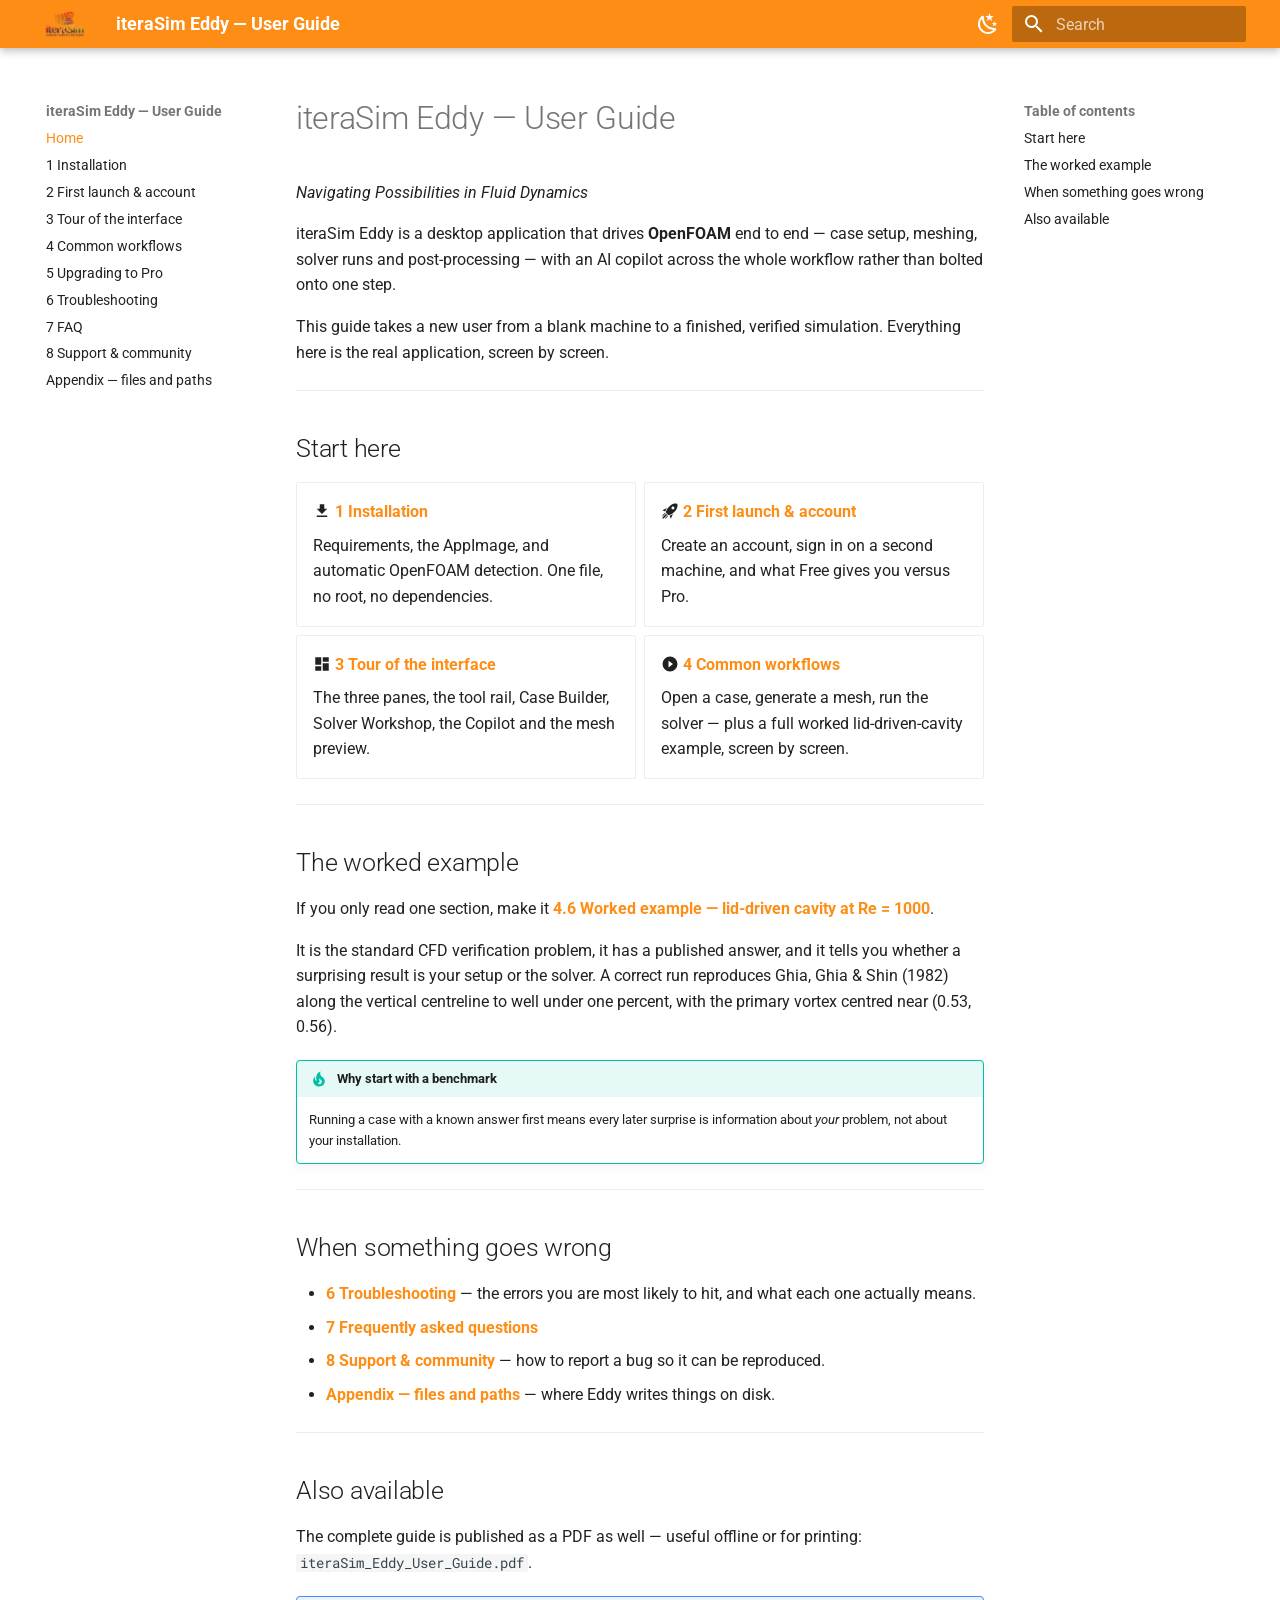
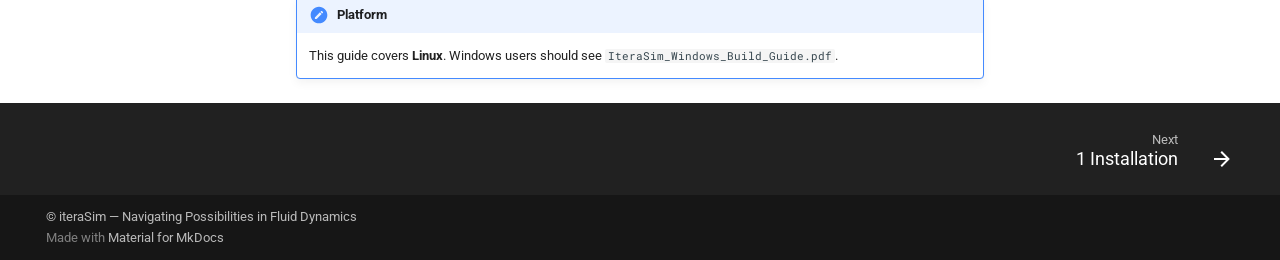
<file: index.html>
<!DOCTYPE html><html lang="en" class="no-js"><head>
    
      <meta charset="utf-8">
      <meta name="viewport" content="width=device-width,initial-scale=1">
      
        <meta name="description" content="End-user guide for iteraSim Eddy, the AI copilot for OpenFOAM CFD.">
      
      
        <meta name="author" content="iteraSim">
      
      
        <link rel="canonical" href="https://docs.iterasim.in/">
      
      
      
        <link rel="next" href="installation/">
      
      
        
      
      
      <link rel="icon" href="logo.png">
      <meta name="generator" content="mkdocs-1.6.1, mkdocs-material-9.8.0">
    
    
      
        <title>iteraSim Eddy — User Guide</title>
      
    
    
      <link rel="stylesheet" href="assets/stylesheets/main.57a0d79d.min.css">
      
        
        <link rel="stylesheet" href="assets/stylesheets/palette.fb2fffe2.min.css">
      
      


    
    
      
    
    
      
        
        
        <link rel="preconnect" href="https://fonts.gstatic.com" crossorigin="">
        <link rel="stylesheet" href="https://fonts.googleapis.com/css?family=Roboto:300,300i,400,400i,700,700i%7CRoboto+Mono:400,400i,700,700i&amp;display=fallback">
        <style>:root{--md-text-font:"Roboto";--md-code-font:"Roboto Mono"}</style>
      
    
    
      <link rel="stylesheet" href="stylesheets/brand.css">
    
    <script>__md_scope=new URL(".",location),__md_hash=e=>[...e].reduce(((e,_)=>(e<<5)-e+_.charCodeAt(0)),0),__md_get=(e,_=localStorage,t=__md_scope)=>JSON.parse(_.getItem(t.pathname+"."+e)),__md_set=(e,_,t=localStorage,a=__md_scope)=>{try{t.setItem(a.pathname+"."+e,JSON.stringify(_))}catch(e){}}</script>
    
      

    
    
  <link href="assets/stylesheets/glightbox.min.css" rel="stylesheet"><script src="assets/javascripts/glightbox.min.js"></script><style id="glightbox-style">
            html.glightbox-open { overflow: initial; height: 100%; }
            .gslide-title { margin-top: 0px; user-select: text; }
            .gslide-desc { color: #666; user-select: text; }
            .gslide-image img { background: white; }
            .gscrollbar-fixer { padding-right: 15px; }
            .gdesc-inner { font-size: 0.75rem; }
            body[data-md-color-scheme="slate"] .gdesc-inner { background: var(--md-default-bg-color); }
            body[data-md-color-scheme="slate"] .gslide-title { color: var(--md-default-fg-color); }
            body[data-md-color-scheme="slate"] .gslide-desc { color: var(--md-default-fg-color); }
        </style></head>
  
  
    
    
      
    
    
    
    
    <body dir="ltr" data-md-color-scheme="default" data-md-color-primary="custom" data-md-color-accent="custom">
  
    
    <input class="md-toggle" data-md-toggle="drawer" type="checkbox" id="__drawer" autocomplete="off">
    <input class="md-toggle" data-md-toggle="search" type="checkbox" id="__search" autocomplete="off">
    <label class="md-overlay" for="__drawer"></label>
    <div data-md-component="skip">
      
        
        <a href="#iterasim-eddy-user-guide" class="md-skip">
          Skip to content
        </a>
      
    </div>
    <div data-md-component="announce">
      
    </div>
    
    
      

  

<header class="md-header md-header--shadow" data-md-component="header">
  <nav class="md-header__inner md-grid" aria-label="Header">
    <a href="." title="iteraSim Eddy — User Guide" class="md-header__button md-logo" aria-label="iteraSim Eddy — User Guide" data-md-component="logo">
      
  <img src="logo.png" alt="logo">

    </a>
    <label class="md-header__button md-icon" for="__drawer">
      
      <svg xmlns="http://www.w3.org/2000/svg" viewBox="0 0 24 24"><path d="M3 6h18v2H3zm0 5h18v2H3zm0 5h18v2H3z"></path></svg>
    </label>
    <div class="md-header__title" data-md-component="header-title">
      <div class="md-header__ellipsis">
        <div class="md-header__topic">
          <span class="md-ellipsis">
            iteraSim Eddy — User Guide
          </span>
        </div>
        <div class="md-header__topic" data-md-component="header-topic">
          <span class="md-ellipsis">
            
              Home
            
          </span>
        </div>
      </div>
    </div>
    
      
        <form class="md-header__option" data-md-component="palette">
  
    
    
    
    <input class="md-option" data-md-color-media="(prefers-color-scheme: light)" data-md-color-scheme="default" data-md-color-primary="custom" data-md-color-accent="custom" aria-label="Switch to dark mode" type="radio" name="__palette" id="__palette_0">
    
      <label class="md-header__button md-icon" title="Switch to dark mode" for="__palette_1" hidden="">
        <svg xmlns="http://www.w3.org/2000/svg" viewBox="0 0 24 24"><path d="m17.75 4.09-2.53 1.94.91 3.06-2.63-1.81-2.63 1.81.91-3.06-2.53-1.94L12.44 4l1.06-3 1.06 3zm3.5 6.91-1.64 1.25.59 1.98-1.7-1.17-1.7 1.17.59-1.98L15.75 11l2.06-.05L18.5 9l.69 1.95zm-2.28 4.95c.83-.08 1.72 1.1 1.19 1.85-.32.45-.66.87-1.08 1.27C15.17 23 8.84 23 4.94 19.07c-3.91-3.9-3.91-10.24 0-14.14.4-.4.82-.76 1.27-1.08.75-.53 1.93.36 1.85 1.19-.27 2.86.69 5.83 2.89 8.02a9.96 9.96 0 0 0 8.02 2.89m-1.64 2.02a12.08 12.08 0 0 1-7.8-3.47c-2.17-2.19-3.33-5-3.49-7.82-2.81 3.14-2.7 7.96.31 10.98 3.02 3.01 7.84 3.12 10.98.31"></path></svg>
      </label>
    
  
    
    
    
    <input class="md-option" data-md-color-media="(prefers-color-scheme: dark)" data-md-color-scheme="slate" data-md-color-primary="custom" data-md-color-accent="custom" aria-label="Switch to light mode" type="radio" name="__palette" id="__palette_1">
    
      <label class="md-header__button md-icon" title="Switch to light mode" for="__palette_0" hidden="">
        <svg xmlns="http://www.w3.org/2000/svg" viewBox="0 0 24 24"><path d="M12 7a5 5 0 0 1 5 5 5 5 0 0 1-5 5 5 5 0 0 1-5-5 5 5 0 0 1 5-5m0 2a3 3 0 0 0-3 3 3 3 0 0 0 3 3 3 3 0 0 0 3-3 3 3 0 0 0-3-3m0-7 2.39 3.42C13.65 5.15 12.84 5 12 5s-1.65.15-2.39.42zM3.34 7l4.16-.35A7.2 7.2 0 0 0 5.94 8.5c-.44.74-.69 1.5-.83 2.29zm.02 10 1.76-3.77a7.131 7.131 0 0 0 2.38 4.14zM20.65 7l-1.77 3.79a7.02 7.02 0 0 0-2.38-4.15zm-.01 10-4.14.36c.59-.51 1.12-1.14 1.54-1.86.42-.73.69-1.5.83-2.29zM12 22l-2.41-3.44c.74.27 1.55.44 2.41.44.82 0 1.63-.17 2.37-.44z"></path></svg>
      </label>
    
  
</form>
      
    
    
      <script>var palette=__md_get("__palette");if(palette&&palette.color){if("(prefers-color-scheme)"===palette.color.media){var media=matchMedia("(prefers-color-scheme: light)"),input=document.querySelector(media.matches?"[data-md-color-media='(prefers-color-scheme: light)']":"[data-md-color-media='(prefers-color-scheme: dark)']");palette.color.media=input.getAttribute("data-md-color-media"),palette.color.scheme=input.getAttribute("data-md-color-scheme"),palette.color.primary=input.getAttribute("data-md-color-primary"),palette.color.accent=input.getAttribute("data-md-color-accent")}for(var[key,value]of Object.entries(palette.color))document.body.setAttribute("data-md-color-"+key,value)}</script>
    
    
    
      
      
        <label class="md-header__button md-icon" for="__search">
          
          <svg xmlns="http://www.w3.org/2000/svg" viewBox="0 0 24 24"><path d="M9.5 3A6.5 6.5 0 0 1 16 9.5c0 1.61-.59 3.09-1.56 4.23l.27.27h.79l5 5-1.5 1.5-5-5v-.79l-.27-.27A6.52 6.52 0 0 1 9.5 16 6.5 6.5 0 0 1 3 9.5 6.5 6.5 0 0 1 9.5 3m0 2C7 5 5 7 5 9.5S7 14 9.5 14 14 12 14 9.5 12 5 9.5 5"></path></svg>
        </label>
        <div class="md-search" data-md-component="search" role="dialog">
  <label class="md-search__overlay" for="__search"></label>
  <div class="md-search__inner" role="search">
    <form class="md-search__form" name="search">
      <input type="text" class="md-search__input" name="query" aria-label="Search" placeholder="Search" autocapitalize="off" autocorrect="off" autocomplete="off" spellcheck="false" data-md-component="search-query" required="">
      <label class="md-search__icon md-icon" for="__search">
        
        <svg xmlns="http://www.w3.org/2000/svg" viewBox="0 0 24 24"><path d="M9.5 3A6.5 6.5 0 0 1 16 9.5c0 1.61-.59 3.09-1.56 4.23l.27.27h.79l5 5-1.5 1.5-5-5v-.79l-.27-.27A6.52 6.52 0 0 1 9.5 16 6.5 6.5 0 0 1 3 9.5 6.5 6.5 0 0 1 9.5 3m0 2C7 5 5 7 5 9.5S7 14 9.5 14 14 12 14 9.5 12 5 9.5 5"></path></svg>
        
        <svg xmlns="http://www.w3.org/2000/svg" viewBox="0 0 24 24"><path d="M20 11v2H8l5.5 5.5-1.42 1.42L4.16 12l7.92-7.92L13.5 5.5 8 11z"></path></svg>
      </label>
      <nav class="md-search__options" aria-label="Search">
        
          <a href="javascript:void(0)" class="md-search__icon md-icon" title="Share" aria-label="Share" data-clipboard="" data-clipboard-text="" data-md-component="search-share" tabindex="-1">
            
            <svg xmlns="http://www.w3.org/2000/svg" viewBox="0 0 24 24"><path d="M18 16.08c-.76 0-1.44.3-1.96.77L8.91 12.7c.05-.23.09-.46.09-.7s-.04-.47-.09-.7l7.05-4.11c.54.5 1.25.81 2.04.81a3 3 0 0 0 3-3 3 3 0 0 0-3-3 3 3 0 0 0-3 3c0 .24.04.47.09.7L8.04 9.81C7.5 9.31 6.79 9 6 9a3 3 0 0 0-3 3 3 3 0 0 0 3 3c.79 0 1.5-.31 2.04-.81l7.12 4.15c-.05.21-.08.43-.08.66 0 1.61 1.31 2.91 2.92 2.91s2.92-1.3 2.92-2.91A2.92 2.92 0 0 0 18 16.08"></path></svg>
          </a>
        
        <button type="reset" class="md-search__icon md-icon" title="Clear" aria-label="Clear" tabindex="-1">
          
          <svg xmlns="http://www.w3.org/2000/svg" viewBox="0 0 24 24"><path d="M19 6.41 17.59 5 12 10.59 6.41 5 5 6.41 10.59 12 5 17.59 6.41 19 12 13.41 17.59 19 19 17.59 13.41 12z"></path></svg>
        </button>
      </nav>
      
        <div class="md-search__suggest" data-md-component="search-suggest"></div>
      
    </form>
    <div class="md-search__output">
      <div class="md-search__scrollwrap" tabindex="0" data-md-scrollfix="">
        <div class="md-search-result" data-md-component="search-result">
          <div class="md-search-result__meta">
            Initializing search
          </div>
          <ol class="md-search-result__list" role="presentation"></ol>
        </div>
      </div>
    </div>
  </div>
</div>
      
    
    
  </nav>
  
</header>
    
    <div class="md-container" data-md-component="container">
      
      
        
          
        
      
      <main class="md-main" data-md-component="main">
        <div class="md-main__inner md-grid">
          
            
              
              <div class="md-sidebar md-sidebar--primary" data-md-component="sidebar" data-md-type="navigation">
                <div class="md-sidebar__scrollwrap">
                  <div class="md-sidebar__inner">
                    



<nav class="md-nav md-nav--primary" aria-label="Navigation" data-md-level="0">
  <label class="md-nav__title" for="__drawer">
    <a href="." title="iteraSim Eddy — User Guide" class="md-nav__button md-logo" aria-label="iteraSim Eddy — User Guide" data-md-component="logo">
      
  <img src="logo.png" alt="logo">

    </a>
    iteraSim Eddy — User Guide
  </label>
  
  <ul class="md-nav__list" data-md-scrollfix="">
    
      
      
  
  
    
  
  
  
    <li class="md-nav__item md-nav__item--active">
      
      <input class="md-nav__toggle md-toggle" type="checkbox" id="__toc">
      
      
        
      
      
        <label class="md-nav__link md-nav__link--active" for="__toc">
          
  
  
  <span class="md-ellipsis">
    
  
    Home
  

    
  </span>
  
  

          <span class="md-nav__icon md-icon"></span>
        </label>
      
      <a href="." class="md-nav__link md-nav__link--active">
        
  
  
  <span class="md-ellipsis">
    
  
    Home
  

    
  </span>
  
  

      </a>
      
        

<nav class="md-nav md-nav--secondary" aria-label="Table of contents">
  
  
  
    
  
  
    <label class="md-nav__title" for="__toc">
      <span class="md-nav__icon md-icon"></span>
      Table of contents
    </label>
    <ul class="md-nav__list" data-md-component="toc" data-md-scrollfix="">
      
        <li class="md-nav__item">
  <a href="#start-here" class="md-nav__link">
    <span class="md-ellipsis">
      
        Start here
      
    </span>
  </a>
  
</li>
      
        <li class="md-nav__item">
  <a href="#the-worked-example" class="md-nav__link">
    <span class="md-ellipsis">
      
        The worked example
      
    </span>
  </a>
  
</li>
      
        <li class="md-nav__item">
  <a href="#when-something-goes-wrong" class="md-nav__link">
    <span class="md-ellipsis">
      
        When something goes wrong
      
    </span>
  </a>
  
</li>
      
        <li class="md-nav__item">
  <a href="#also-available" class="md-nav__link">
    <span class="md-ellipsis">
      
        Also available
      
    </span>
  </a>
  
</li>
      
    </ul>
  
</nav>
      
    </li>
  

    
      
      
  
  
  
  
    <li class="md-nav__item">
      <a href="installation/" class="md-nav__link">
        
  
  
  <span class="md-ellipsis">
    
  
    1 Installation
  

    
  </span>
  
  

      </a>
    </li>
  

    
      
      
  
  
  
  
    <li class="md-nav__item">
      <a href="first-launch-account/" class="md-nav__link">
        
  
  
  <span class="md-ellipsis">
    
  
    2 First launch &amp; account
  

    
  </span>
  
  

      </a>
    </li>
  

    
      
      
  
  
  
  
    <li class="md-nav__item">
      <a href="tour-of-the-interface/" class="md-nav__link">
        
  
  
  <span class="md-ellipsis">
    
  
    3 Tour of the interface
  

    
  </span>
  
  

      </a>
    </li>
  

    
      
      
  
  
  
  
    <li class="md-nav__item">
      <a href="common-workflows/" class="md-nav__link">
        
  
  
  <span class="md-ellipsis">
    
  
    4 Common workflows
  

    
  </span>
  
  

      </a>
    </li>
  

    
      
      
  
  
  
  
    <li class="md-nav__item">
      <a href="upgrading-to-pro/" class="md-nav__link">
        
  
  
  <span class="md-ellipsis">
    
  
    5 Upgrading to Pro
  

    
  </span>
  
  

      </a>
    </li>
  

    
      
      
  
  
  
  
    <li class="md-nav__item">
      <a href="troubleshooting/" class="md-nav__link">
        
  
  
  <span class="md-ellipsis">
    
  
    6 Troubleshooting
  

    
  </span>
  
  

      </a>
    </li>
  

    
      
      
  
  
  
  
    <li class="md-nav__item">
      <a href="frequently-asked-questions/" class="md-nav__link">
        
  
  
  <span class="md-ellipsis">
    
  
    7 FAQ
  

    
  </span>
  
  

      </a>
    </li>
  

    
      
      
  
  
  
  
    <li class="md-nav__item">
      <a href="support-community/" class="md-nav__link">
        
  
  
  <span class="md-ellipsis">
    
  
    8 Support &amp; community
  

    
  </span>
  
  

      </a>
    </li>
  

    
      
      
  
  
  
  
    <li class="md-nav__item">
      <a href="appendix-files-and-paths/" class="md-nav__link">
        
  
  
  <span class="md-ellipsis">
    
  
    Appendix — files and paths
  

    
  </span>
  
  

      </a>
    </li>
  

    
  </ul>
</nav>
                  </div>
                </div>
              </div>
            
            
              
              <div class="md-sidebar md-sidebar--secondary" data-md-component="sidebar" data-md-type="toc">
                <div class="md-sidebar__scrollwrap">
                  <div class="md-sidebar__inner">
                    

<nav class="md-nav md-nav--secondary" aria-label="Table of contents">
  
  
  
    
  
  
    <label class="md-nav__title" for="__toc">
      <span class="md-nav__icon md-icon"></span>
      Table of contents
    </label>
    <ul class="md-nav__list" data-md-component="toc" data-md-scrollfix="">
      
        <li class="md-nav__item">
  <a href="#start-here" class="md-nav__link">
    <span class="md-ellipsis">
      
        Start here
      
    </span>
  </a>
  
</li>
      
        <li class="md-nav__item">
  <a href="#the-worked-example" class="md-nav__link">
    <span class="md-ellipsis">
      
        The worked example
      
    </span>
  </a>
  
</li>
      
        <li class="md-nav__item">
  <a href="#when-something-goes-wrong" class="md-nav__link">
    <span class="md-ellipsis">
      
        When something goes wrong
      
    </span>
  </a>
  
</li>
      
        <li class="md-nav__item">
  <a href="#also-available" class="md-nav__link">
    <span class="md-ellipsis">
      
        Also available
      
    </span>
  </a>
  
</li>
      
    </ul>
  
</nav>
                  </div>
                </div>
              </div>
            
          
          
            <div class="md-content" data-md-component="content">
              
              <article class="md-content__inner md-typeset">
                
                  



<h1 id="iterasim-eddy-user-guide">iteraSim Eddy — User Guide<a class="headerlink" href="#iterasim-eddy-user-guide" title="Permanent link">¶</a></h1>
<p><em>Navigating Possibilities in Fluid Dynamics</em></p>
<p>iteraSim Eddy is a desktop application that drives <strong>OpenFOAM</strong> end to end — case
setup, meshing, solver runs and post-processing — with an AI copilot across the
whole workflow rather than bolted onto one step.</p>
<p>This guide takes a new user from a blank machine to a finished, verified
simulation. Everything here is the real application, screen by screen.</p>
<hr>
<h2 id="start-here">Start here<a class="headerlink" href="#start-here" title="Permanent link">¶</a></h2>
<div class="grid cards">
<ul>
<li>
<p><span class="twemoji"><svg xmlns="http://www.w3.org/2000/svg" viewBox="0 0 24 24"><path d="M5 20h14v-2H5m14-9h-4V3H9v6H5l7 7z"></path></svg></span> <strong><a href="installation/">1 Installation</a></strong></p>
<p>Requirements, the AppImage, and automatic OpenFOAM detection. One file, no
root, no dependencies.</p>
</li>
<li>
<p><span class="twemoji"><svg xmlns="http://www.w3.org/2000/svg" viewBox="0 0 24 24"><path d="m13.13 22.19-1.63-3.83c1.57-.58 3.04-1.36 4.4-2.27zM5.64 12.5l-3.83-1.63 6.1-2.77C7 9.46 6.22 10.93 5.64 12.5M21.61 2.39S16.66.269 11 5.93c-2.19 2.19-3.5 4.6-4.35 6.71-.28.75-.09 1.57.46 2.13l2.13 2.12c.55.56 1.37.74 2.12.46A19.1 19.1 0 0 0 18.07 13c5.66-5.66 3.54-10.61 3.54-10.61m-7.07 7.07c-.78-.78-.78-2.05 0-2.83s2.05-.78 2.83 0c.77.78.78 2.05 0 2.83s-2.05.78-2.83 0m-5.66 7.07-1.41-1.41zM6.24 22l3.64-3.64c-.34-.09-.67-.24-.97-.45L4.83 22zM2 22h1.41l4.77-4.76-1.42-1.41L2 20.59zm0-2.83 4.09-4.08c-.21-.3-.36-.62-.45-.97L2 17.76z"></path></svg></span> <strong><a href="first-launch-account/">2 First launch &amp; account</a></strong></p>
<p>Create an account, sign in on a second machine, and what Free gives you
versus Pro.</p>
</li>
<li>
<p><span class="twemoji"><svg xmlns="http://www.w3.org/2000/svg" viewBox="0 0 24 24"><path d="M13 3v6h8V3m-8 18h8V11h-8M3 21h8v-6H3m0-2h8V3H3z"></path></svg></span> <strong><a href="tour-of-the-interface/">3 Tour of the interface</a></strong></p>
<p>The three panes, the tool rail, Case Builder, Solver Workshop, the Copilot
and the mesh preview.</p>
</li>
<li>
<p><span class="twemoji"><svg xmlns="http://www.w3.org/2000/svg" viewBox="0 0 24 24"><path d="M10 16.5v-9l6 4.5M12 2A10 10 0 0 0 2 12a10 10 0 0 0 10 10 10 10 0 0 0 10-10A10 10 0 0 0 12 2"></path></svg></span> <strong><a href="common-workflows/">4 Common workflows</a></strong></p>
<p>Open a case, generate a mesh, run the solver — plus a full worked
lid-driven-cavity example, screen by screen.</p>
</li>
</ul>
</div>
<hr>
<h2 id="the-worked-example">The worked example<a class="headerlink" href="#the-worked-example" title="Permanent link">¶</a></h2>
<p>If you only read one section, make it
<strong><a href="common-workflows/">4.6 Worked example — lid-driven cavity at Re = 1000</a></strong>.</p>
<p>It is the standard CFD verification problem, it has a published answer, and it
tells you whether a surprising result is your setup or the solver. A correct run
reproduces Ghia, Ghia &amp; Shin (1982) along the vertical centreline to well under
one percent, with the primary vortex centred near (0.53, 0.56).</p>
<div class="admonition tip">
<p class="admonition-title">Why start with a benchmark</p>
<p>Running a case with a known answer first means every later surprise is
information about <em>your</em> problem, not about your installation.</p>
</div>
<hr>
<h2 id="when-something-goes-wrong">When something goes wrong<a class="headerlink" href="#when-something-goes-wrong" title="Permanent link">¶</a></h2>
<ul>
<li><strong><a href="troubleshooting/">6 Troubleshooting</a></strong> — the errors you are most likely
  to hit, and what each one actually means.</li>
<li><strong><a href="frequently-asked-questions/">7 Frequently asked questions</a></strong></li>
<li><strong><a href="support-community/">8 Support &amp; community</a></strong> — how to report a bug so it
  can be reproduced.</li>
<li><strong><a href="appendix-files-and-paths/">Appendix — files and paths</a></strong> — where Eddy
  writes things on disk.</li>
</ul>
<hr>
<h2 id="also-available">Also available<a class="headerlink" href="#also-available" title="Permanent link">¶</a></h2>
<p>The complete guide is published as a PDF as well — useful offline or for
printing: <code>iteraSim_Eddy_User_Guide.pdf</code>.</p>
<div class="admonition note">
<p class="admonition-title">Platform</p>
<p>This guide covers <strong>Linux</strong>. Windows users should see
<code>IteraSim_Windows_Build_Guide.pdf</code>.</p>
</div>












                
              </article>
            </div>
          
          
<script>var target=document.getElementById(location.hash.slice(1));target&&target.name&&(target.checked=target.name.startsWith("__tabbed_"))</script>
        </div>
        
          <button type="button" class="md-top md-icon" data-md-component="top" hidden="">
  
  <svg xmlns="http://www.w3.org/2000/svg" viewBox="0 0 24 24"><path d="M13 20h-2V8l-5.5 5.5-1.42-1.42L12 4.16l7.92 7.92-1.42 1.42L13 8z"></path></svg>
  Back to top
</button>
        
      </main>
      
        <footer class="md-footer">
  
    
      
      <nav class="md-footer__inner md-grid" aria-label="Footer">
        
        
          
          <a href="installation/" class="md-footer__link md-footer__link--next" aria-label="Next: 1 Installation">
            <div class="md-footer__title">
              <span class="md-footer__direction">
                Next
              </span>
              <div class="md-ellipsis">
                1 Installation
              </div>
            </div>
            <div class="md-footer__button md-icon">
              
              <svg xmlns="http://www.w3.org/2000/svg" viewBox="0 0 24 24"><path d="M4 11v2h12l-5.5 5.5 1.42 1.42L19.84 12l-7.92-7.92L10.5 5.5 16 11z"></path></svg>
            </div>
          </a>
        
      </nav>
    
  
  <div class="md-footer-meta md-typeset">
    <div class="md-footer-meta__inner md-grid">
      <div class="md-copyright">
  
    <div class="md-copyright__highlight">
      © iteraSim — Navigating Possibilities in Fluid Dynamics
    </div>
  
  
    Made with
    <a href="https://squidfunk.github.io/mkdocs-material/" target="_blank" rel="noopener">
      Material for MkDocs
    </a>
  
</div>
      
    </div>
  </div>
</footer>
      
    </div>
    <div class="md-dialog" data-md-component="dialog">
      <div class="md-dialog__inner md-typeset"></div>
    </div>
    
    
    
      
      
      <script id="__config" type="application/json">{"annotate": null, "base": ".", "features": ["navigation.instant", "navigation.tracking", "navigation.sections", "navigation.top", "navigation.footer", "toc.follow", "search.suggest", "search.highlight", "search.share", "content.code.copy"], "search": "assets/javascripts/workers/search.a7633da7.min.js", "tags": null, "translations": {"clipboard.copied": "Copied to clipboard", "clipboard.copy": "Copy to clipboard", "search.result.more.one": "1 more on this page", "search.result.more.other": "# more on this page", "search.result.none": "No matching documents", "search.result.one": "1 matching document", "search.result.other": "# matching documents", "search.result.placeholder": "Type to start searching", "search.result.term.missing": "Missing", "select.version": "Select version"}, "version": null}</script>
    
    
      <script src="assets/javascripts/bundle.c21346df.min.js"></script>
      
        <script src="javascripts/os-detect.js"></script>
      
    
  
<script id="init-glightbox">const lightbox = GLightbox({"touchNavigation": true, "loop": false, "zoomable": true, "draggable": true, "openEffect": "zoom", "closeEffect": "zoom", "slideEffect": "slide"});
document$.subscribe(()=>{ lightbox.reload(); });
</script></body></html>
</file>
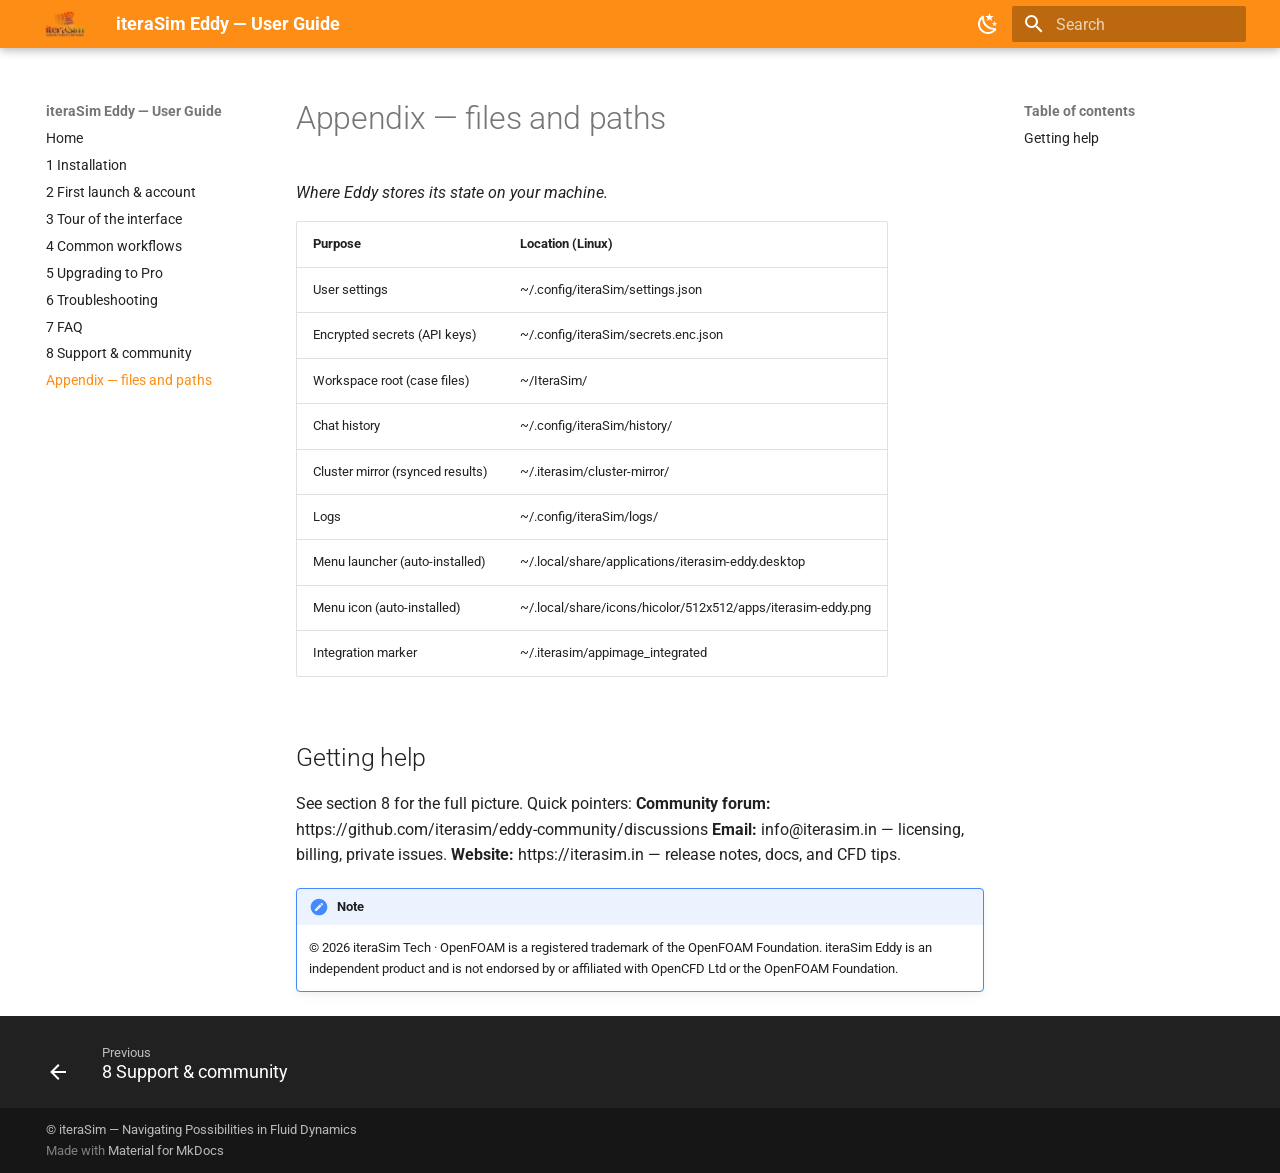
<file: appendix-files-and-paths/index.html>
<!DOCTYPE html><html lang="en" class="no-js"><head>
    
      <meta charset="utf-8">
      <meta name="viewport" content="width=device-width,initial-scale=1">
      
        <meta name="description" content="End-user guide for iteraSim Eddy, the AI copilot for OpenFOAM CFD.">
      
      
        <meta name="author" content="iteraSim">
      
      
        <link rel="canonical" href="https://docs.iterasim.in/appendix-files-and-paths/">
      
      
        <link rel="prev" href="../support-community/">
      
      
      
        
      
      
      <link rel="icon" href="../logo.png">
      <meta name="generator" content="mkdocs-1.6.1, mkdocs-material-9.8.0">
    
    
      
        <title>Appendix — files and paths - iteraSim Eddy — User Guide</title>
      
    
    
      <link rel="stylesheet" href="../assets/stylesheets/main.57a0d79d.min.css">
      
        
        <link rel="stylesheet" href="../assets/stylesheets/palette.fb2fffe2.min.css">
      
      


    
    
      
    
    
      
        
        
        <link rel="preconnect" href="https://fonts.gstatic.com" crossorigin="">
        <link rel="stylesheet" href="https://fonts.googleapis.com/css?family=Roboto:300,300i,400,400i,700,700i%7CRoboto+Mono:400,400i,700,700i&amp;display=fallback">
        <style>:root{--md-text-font:"Roboto";--md-code-font:"Roboto Mono"}</style>
      
    
    
      <link rel="stylesheet" href="../stylesheets/brand.css">
    
    <script>__md_scope=new URL("..",location),__md_hash=e=>[...e].reduce(((e,_)=>(e<<5)-e+_.charCodeAt(0)),0),__md_get=(e,_=localStorage,t=__md_scope)=>JSON.parse(_.getItem(t.pathname+"."+e)),__md_set=(e,_,t=localStorage,a=__md_scope)=>{try{t.setItem(a.pathname+"."+e,JSON.stringify(_))}catch(e){}}</script>
    
      

    
    
  <link href="../assets/stylesheets/glightbox.min.css" rel="stylesheet"><script src="../assets/javascripts/glightbox.min.js"></script><style id="glightbox-style">
            html.glightbox-open { overflow: initial; height: 100%; }
            .gslide-title { margin-top: 0px; user-select: text; }
            .gslide-desc { color: #666; user-select: text; }
            .gslide-image img { background: white; }
            .gscrollbar-fixer { padding-right: 15px; }
            .gdesc-inner { font-size: 0.75rem; }
            body[data-md-color-scheme="slate"] .gdesc-inner { background: var(--md-default-bg-color); }
            body[data-md-color-scheme="slate"] .gslide-title { color: var(--md-default-fg-color); }
            body[data-md-color-scheme="slate"] .gslide-desc { color: var(--md-default-fg-color); }
        </style></head>
  
  
    
    
      
    
    
    
    
    <body dir="ltr" data-md-color-scheme="default" data-md-color-primary="custom" data-md-color-accent="custom">
  
    
    <input class="md-toggle" data-md-toggle="drawer" type="checkbox" id="__drawer" autocomplete="off">
    <input class="md-toggle" data-md-toggle="search" type="checkbox" id="__search" autocomplete="off">
    <label class="md-overlay" for="__drawer"></label>
    <div data-md-component="skip">
      
        
        <a href="#appendix-files-and-paths" class="md-skip">
          Skip to content
        </a>
      
    </div>
    <div data-md-component="announce">
      
    </div>
    
    
      

  

<header class="md-header md-header--shadow" data-md-component="header">
  <nav class="md-header__inner md-grid" aria-label="Header">
    <a href=".." title="iteraSim Eddy — User Guide" class="md-header__button md-logo" aria-label="iteraSim Eddy — User Guide" data-md-component="logo">
      
  <img src="../logo.png" alt="logo">

    </a>
    <label class="md-header__button md-icon" for="__drawer">
      
      <svg xmlns="http://www.w3.org/2000/svg" viewBox="0 0 24 24"><path d="M3 6h18v2H3zm0 5h18v2H3zm0 5h18v2H3z"></path></svg>
    </label>
    <div class="md-header__title" data-md-component="header-title">
      <div class="md-header__ellipsis">
        <div class="md-header__topic">
          <span class="md-ellipsis">
            iteraSim Eddy — User Guide
          </span>
        </div>
        <div class="md-header__topic" data-md-component="header-topic">
          <span class="md-ellipsis">
            
              Appendix — files and paths
            
          </span>
        </div>
      </div>
    </div>
    
      
        <form class="md-header__option" data-md-component="palette">
  
    
    
    
    <input class="md-option" data-md-color-media="(prefers-color-scheme: light)" data-md-color-scheme="default" data-md-color-primary="custom" data-md-color-accent="custom" aria-label="Switch to dark mode" type="radio" name="__palette" id="__palette_0">
    
      <label class="md-header__button md-icon" title="Switch to dark mode" for="__palette_1" hidden="">
        <svg xmlns="http://www.w3.org/2000/svg" viewBox="0 0 24 24"><path d="m17.75 4.09-2.53 1.94.91 3.06-2.63-1.81-2.63 1.81.91-3.06-2.53-1.94L12.44 4l1.06-3 1.06 3zm3.5 6.91-1.64 1.25.59 1.98-1.7-1.17-1.7 1.17.59-1.98L15.75 11l2.06-.05L18.5 9l.69 1.95zm-2.28 4.95c.83-.08 1.72 1.1 1.19 1.85-.32.45-.66.87-1.08 1.27C15.17 23 8.84 23 4.94 19.07c-3.91-3.9-3.91-10.24 0-14.14.4-.4.82-.76 1.27-1.08.75-.53 1.93.36 1.85 1.19-.27 2.86.69 5.83 2.89 8.02a9.96 9.96 0 0 0 8.02 2.89m-1.64 2.02a12.08 12.08 0 0 1-7.8-3.47c-2.17-2.19-3.33-5-3.49-7.82-2.81 3.14-2.7 7.96.31 10.98 3.02 3.01 7.84 3.12 10.98.31"></path></svg>
      </label>
    
  
    
    
    
    <input class="md-option" data-md-color-media="(prefers-color-scheme: dark)" data-md-color-scheme="slate" data-md-color-primary="custom" data-md-color-accent="custom" aria-label="Switch to light mode" type="radio" name="__palette" id="__palette_1">
    
      <label class="md-header__button md-icon" title="Switch to light mode" for="__palette_0" hidden="">
        <svg xmlns="http://www.w3.org/2000/svg" viewBox="0 0 24 24"><path d="M12 7a5 5 0 0 1 5 5 5 5 0 0 1-5 5 5 5 0 0 1-5-5 5 5 0 0 1 5-5m0 2a3 3 0 0 0-3 3 3 3 0 0 0 3 3 3 3 0 0 0 3-3 3 3 0 0 0-3-3m0-7 2.39 3.42C13.65 5.15 12.84 5 12 5s-1.65.15-2.39.42zM3.34 7l4.16-.35A7.2 7.2 0 0 0 5.94 8.5c-.44.74-.69 1.5-.83 2.29zm.02 10 1.76-3.77a7.131 7.131 0 0 0 2.38 4.14zM20.65 7l-1.77 3.79a7.02 7.02 0 0 0-2.38-4.15zm-.01 10-4.14.36c.59-.51 1.12-1.14 1.54-1.86.42-.73.69-1.5.83-2.29zM12 22l-2.41-3.44c.74.27 1.55.44 2.41.44.82 0 1.63-.17 2.37-.44z"></path></svg>
      </label>
    
  
</form>
      
    
    
      <script>var palette=__md_get("__palette");if(palette&&palette.color){if("(prefers-color-scheme)"===palette.color.media){var media=matchMedia("(prefers-color-scheme: light)"),input=document.querySelector(media.matches?"[data-md-color-media='(prefers-color-scheme: light)']":"[data-md-color-media='(prefers-color-scheme: dark)']");palette.color.media=input.getAttribute("data-md-color-media"),palette.color.scheme=input.getAttribute("data-md-color-scheme"),palette.color.primary=input.getAttribute("data-md-color-primary"),palette.color.accent=input.getAttribute("data-md-color-accent")}for(var[key,value]of Object.entries(palette.color))document.body.setAttribute("data-md-color-"+key,value)}</script>
    
    
    
      
      
        <label class="md-header__button md-icon" for="__search">
          
          <svg xmlns="http://www.w3.org/2000/svg" viewBox="0 0 24 24"><path d="M9.5 3A6.5 6.5 0 0 1 16 9.5c0 1.61-.59 3.09-1.56 4.23l.27.27h.79l5 5-1.5 1.5-5-5v-.79l-.27-.27A6.52 6.52 0 0 1 9.5 16 6.5 6.5 0 0 1 3 9.5 6.5 6.5 0 0 1 9.5 3m0 2C7 5 5 7 5 9.5S7 14 9.5 14 14 12 14 9.5 12 5 9.5 5"></path></svg>
        </label>
        <div class="md-search" data-md-component="search" role="dialog">
  <label class="md-search__overlay" for="__search"></label>
  <div class="md-search__inner" role="search">
    <form class="md-search__form" name="search">
      <input type="text" class="md-search__input" name="query" aria-label="Search" placeholder="Search" autocapitalize="off" autocorrect="off" autocomplete="off" spellcheck="false" data-md-component="search-query" required="">
      <label class="md-search__icon md-icon" for="__search">
        
        <svg xmlns="http://www.w3.org/2000/svg" viewBox="0 0 24 24"><path d="M9.5 3A6.5 6.5 0 0 1 16 9.5c0 1.61-.59 3.09-1.56 4.23l.27.27h.79l5 5-1.5 1.5-5-5v-.79l-.27-.27A6.52 6.52 0 0 1 9.5 16 6.5 6.5 0 0 1 3 9.5 6.5 6.5 0 0 1 9.5 3m0 2C7 5 5 7 5 9.5S7 14 9.5 14 14 12 14 9.5 12 5 9.5 5"></path></svg>
        
        <svg xmlns="http://www.w3.org/2000/svg" viewBox="0 0 24 24"><path d="M20 11v2H8l5.5 5.5-1.42 1.42L4.16 12l7.92-7.92L13.5 5.5 8 11z"></path></svg>
      </label>
      <nav class="md-search__options" aria-label="Search">
        
          <a href="javascript:void(0)" class="md-search__icon md-icon" title="Share" aria-label="Share" data-clipboard="" data-clipboard-text="" data-md-component="search-share" tabindex="-1">
            
            <svg xmlns="http://www.w3.org/2000/svg" viewBox="0 0 24 24"><path d="M18 16.08c-.76 0-1.44.3-1.96.77L8.91 12.7c.05-.23.09-.46.09-.7s-.04-.47-.09-.7l7.05-4.11c.54.5 1.25.81 2.04.81a3 3 0 0 0 3-3 3 3 0 0 0-3-3 3 3 0 0 0-3 3c0 .24.04.47.09.7L8.04 9.81C7.5 9.31 6.79 9 6 9a3 3 0 0 0-3 3 3 3 0 0 0 3 3c.79 0 1.5-.31 2.04-.81l7.12 4.15c-.05.21-.08.43-.08.66 0 1.61 1.31 2.91 2.92 2.91s2.92-1.3 2.92-2.91A2.92 2.92 0 0 0 18 16.08"></path></svg>
          </a>
        
        <button type="reset" class="md-search__icon md-icon" title="Clear" aria-label="Clear" tabindex="-1">
          
          <svg xmlns="http://www.w3.org/2000/svg" viewBox="0 0 24 24"><path d="M19 6.41 17.59 5 12 10.59 6.41 5 5 6.41 10.59 12 5 17.59 6.41 19 12 13.41 17.59 19 19 17.59 13.41 12z"></path></svg>
        </button>
      </nav>
      
        <div class="md-search__suggest" data-md-component="search-suggest"></div>
      
    </form>
    <div class="md-search__output">
      <div class="md-search__scrollwrap" tabindex="0" data-md-scrollfix="">
        <div class="md-search-result" data-md-component="search-result">
          <div class="md-search-result__meta">
            Initializing search
          </div>
          <ol class="md-search-result__list" role="presentation"></ol>
        </div>
      </div>
    </div>
  </div>
</div>
      
    
    
  </nav>
  
</header>
    
    <div class="md-container" data-md-component="container">
      
      
        
          
        
      
      <main class="md-main" data-md-component="main">
        <div class="md-main__inner md-grid">
          
            
              
              <div class="md-sidebar md-sidebar--primary" data-md-component="sidebar" data-md-type="navigation">
                <div class="md-sidebar__scrollwrap">
                  <div class="md-sidebar__inner">
                    



<nav class="md-nav md-nav--primary" aria-label="Navigation" data-md-level="0">
  <label class="md-nav__title" for="__drawer">
    <a href=".." title="iteraSim Eddy — User Guide" class="md-nav__button md-logo" aria-label="iteraSim Eddy — User Guide" data-md-component="logo">
      
  <img src="../logo.png" alt="logo">

    </a>
    iteraSim Eddy — User Guide
  </label>
  
  <ul class="md-nav__list" data-md-scrollfix="">
    
      
      
  
  
  
  
    <li class="md-nav__item">
      <a href=".." class="md-nav__link">
        
  
  
  <span class="md-ellipsis">
    
  
    Home
  

    
  </span>
  
  

      </a>
    </li>
  

    
      
      
  
  
  
  
    <li class="md-nav__item">
      <a href="../installation/" class="md-nav__link">
        
  
  
  <span class="md-ellipsis">
    
  
    1 Installation
  

    
  </span>
  
  

      </a>
    </li>
  

    
      
      
  
  
  
  
    <li class="md-nav__item">
      <a href="../first-launch-account/" class="md-nav__link">
        
  
  
  <span class="md-ellipsis">
    
  
    2 First launch &amp; account
  

    
  </span>
  
  

      </a>
    </li>
  

    
      
      
  
  
  
  
    <li class="md-nav__item">
      <a href="../tour-of-the-interface/" class="md-nav__link">
        
  
  
  <span class="md-ellipsis">
    
  
    3 Tour of the interface
  

    
  </span>
  
  

      </a>
    </li>
  

    
      
      
  
  
  
  
    <li class="md-nav__item">
      <a href="../common-workflows/" class="md-nav__link">
        
  
  
  <span class="md-ellipsis">
    
  
    4 Common workflows
  

    
  </span>
  
  

      </a>
    </li>
  

    
      
      
  
  
  
  
    <li class="md-nav__item">
      <a href="../upgrading-to-pro/" class="md-nav__link">
        
  
  
  <span class="md-ellipsis">
    
  
    5 Upgrading to Pro
  

    
  </span>
  
  

      </a>
    </li>
  

    
      
      
  
  
  
  
    <li class="md-nav__item">
      <a href="../troubleshooting/" class="md-nav__link">
        
  
  
  <span class="md-ellipsis">
    
  
    6 Troubleshooting
  

    
  </span>
  
  

      </a>
    </li>
  

    
      
      
  
  
  
  
    <li class="md-nav__item">
      <a href="../frequently-asked-questions/" class="md-nav__link">
        
  
  
  <span class="md-ellipsis">
    
  
    7 FAQ
  

    
  </span>
  
  

      </a>
    </li>
  

    
      
      
  
  
  
  
    <li class="md-nav__item">
      <a href="../support-community/" class="md-nav__link">
        
  
  
  <span class="md-ellipsis">
    
  
    8 Support &amp; community
  

    
  </span>
  
  

      </a>
    </li>
  

    
      
      
  
  
    
  
  
  
    <li class="md-nav__item md-nav__item--active">
      
      <input class="md-nav__toggle md-toggle" type="checkbox" id="__toc">
      
      
        
      
      
        <label class="md-nav__link md-nav__link--active" for="__toc">
          
  
  
  <span class="md-ellipsis">
    
  
    Appendix — files and paths
  

    
  </span>
  
  

          <span class="md-nav__icon md-icon"></span>
        </label>
      
      <a href="./" class="md-nav__link md-nav__link--active">
        
  
  
  <span class="md-ellipsis">
    
  
    Appendix — files and paths
  

    
  </span>
  
  

      </a>
      
        

<nav class="md-nav md-nav--secondary" aria-label="Table of contents">
  
  
  
    
  
  
    <label class="md-nav__title" for="__toc">
      <span class="md-nav__icon md-icon"></span>
      Table of contents
    </label>
    <ul class="md-nav__list" data-md-component="toc" data-md-scrollfix="">
      
        <li class="md-nav__item">
  <a href="#getting-help" class="md-nav__link">
    <span class="md-ellipsis">
      
        Getting help
      
    </span>
  </a>
  
</li>
      
    </ul>
  
</nav>
      
    </li>
  

    
  </ul>
</nav>
                  </div>
                </div>
              </div>
            
            
              
              <div class="md-sidebar md-sidebar--secondary" data-md-component="sidebar" data-md-type="toc">
                <div class="md-sidebar__scrollwrap">
                  <div class="md-sidebar__inner">
                    

<nav class="md-nav md-nav--secondary" aria-label="Table of contents">
  
  
  
    
  
  
    <label class="md-nav__title" for="__toc">
      <span class="md-nav__icon md-icon"></span>
      Table of contents
    </label>
    <ul class="md-nav__list" data-md-component="toc" data-md-scrollfix="">
      
        <li class="md-nav__item">
  <a href="#getting-help" class="md-nav__link">
    <span class="md-ellipsis">
      
        Getting help
      
    </span>
  </a>
  
</li>
      
    </ul>
  
</nav>
                  </div>
                </div>
              </div>
            
          
          
            <div class="md-content" data-md-component="content">
              
              <article class="md-content__inner md-typeset">
                
                  



<h1 id="appendix-files-and-paths">Appendix — files and paths<a class="headerlink" href="#appendix-files-and-paths" title="Permanent link">¶</a></h1>
<p><em>Where Eddy stores its state on your machine.</em></p>
<table>
<thead>
<tr>
<th>Purpose</th>
<th>Location (Linux)</th>
</tr>
</thead>
<tbody>
<tr>
<td>User settings</td>
<td>~/.config/iteraSim/settings.json</td>
</tr>
<tr>
<td>Encrypted secrets (API keys)</td>
<td>~/.config/iteraSim/secrets.enc.json</td>
</tr>
<tr>
<td>Workspace root (case files)</td>
<td>~/IteraSim/</td>
</tr>
<tr>
<td>Chat history</td>
<td>~/.config/iteraSim/history/</td>
</tr>
<tr>
<td>Cluster mirror (rsynced results)</td>
<td>~/.iterasim/cluster-mirror/</td>
</tr>
<tr>
<td>Logs</td>
<td>~/.config/iteraSim/logs/</td>
</tr>
<tr>
<td>Menu launcher (auto-installed)</td>
<td>~/.local/share/applications/iterasim-eddy.desktop</td>
</tr>
<tr>
<td>Menu icon (auto-installed)</td>
<td>~/.local/share/icons/hicolor/512x512/apps/iterasim-eddy.png</td>
</tr>
<tr>
<td>Integration marker</td>
<td>~/.iterasim/appimage_integrated</td>
</tr>
</tbody>
</table>
<h2 id="getting-help">Getting help<a class="headerlink" href="#getting-help" title="Permanent link">¶</a></h2>
<p>See section 8 for the full picture. Quick pointers:
<strong>Community forum:</strong> https://github.com/iterasim/eddy-community/discussions
<strong>Email:</strong> info@iterasim.in — licensing, billing, private issues.
<strong>Website:</strong> https://iterasim.in — release notes, docs, and CFD tips.</p>
<div class="admonition note">
<p class="admonition-title">Note</p>
<p>© 2026 iteraSim Tech · OpenFOAM is a registered trademark of the OpenFOAM Foundation. iteraSim Eddy is an independent product and is not endorsed by or affiliated with OpenCFD Ltd or the OpenFOAM Foundation.</p>
</div>












                
              </article>
            </div>
          
          
<script>var target=document.getElementById(location.hash.slice(1));target&&target.name&&(target.checked=target.name.startsWith("__tabbed_"))</script>
        </div>
        
          <button type="button" class="md-top md-icon" data-md-component="top" hidden="">
  
  <svg xmlns="http://www.w3.org/2000/svg" viewBox="0 0 24 24"><path d="M13 20h-2V8l-5.5 5.5-1.42-1.42L12 4.16l7.92 7.92-1.42 1.42L13 8z"></path></svg>
  Back to top
</button>
        
      </main>
      
        <footer class="md-footer">
  
    
      
      <nav class="md-footer__inner md-grid" aria-label="Footer">
        
          
          <a href="../support-community/" class="md-footer__link md-footer__link--prev" aria-label="Previous: 8 Support &amp; community">
            <div class="md-footer__button md-icon">
              
              <svg xmlns="http://www.w3.org/2000/svg" viewBox="0 0 24 24"><path d="M20 11v2H8l5.5 5.5-1.42 1.42L4.16 12l7.92-7.92L13.5 5.5 8 11z"></path></svg>
            </div>
            <div class="md-footer__title">
              <span class="md-footer__direction">
                Previous
              </span>
              <div class="md-ellipsis">
                8 Support &amp; community
              </div>
            </div>
          </a>
        
        
      </nav>
    
  
  <div class="md-footer-meta md-typeset">
    <div class="md-footer-meta__inner md-grid">
      <div class="md-copyright">
  
    <div class="md-copyright__highlight">
      © iteraSim — Navigating Possibilities in Fluid Dynamics
    </div>
  
  
    Made with
    <a href="https://squidfunk.github.io/mkdocs-material/" target="_blank" rel="noopener">
      Material for MkDocs
    </a>
  
</div>
      
    </div>
  </div>
</footer>
      
    </div>
    <div class="md-dialog" data-md-component="dialog">
      <div class="md-dialog__inner md-typeset"></div>
    </div>
    
    
    
      
      
      <script id="__config" type="application/json">{"annotate": null, "base": "..", "features": ["navigation.instant", "navigation.tracking", "navigation.sections", "navigation.top", "navigation.footer", "toc.follow", "search.suggest", "search.highlight", "search.share", "content.code.copy"], "search": "../assets/javascripts/workers/search.a7633da7.min.js", "tags": null, "translations": {"clipboard.copied": "Copied to clipboard", "clipboard.copy": "Copy to clipboard", "search.result.more.one": "1 more on this page", "search.result.more.other": "# more on this page", "search.result.none": "No matching documents", "search.result.one": "1 matching document", "search.result.other": "# matching documents", "search.result.placeholder": "Type to start searching", "search.result.term.missing": "Missing", "select.version": "Select version"}, "version": null}</script>
    
    
      <script src="../assets/javascripts/bundle.c21346df.min.js"></script>
      
        <script src="../javascripts/os-detect.js"></script>
      
    
  
<script id="init-glightbox">const lightbox = GLightbox({"touchNavigation": true, "loop": false, "zoomable": true, "draggable": true, "openEffect": "zoom", "closeEffect": "zoom", "slideEffect": "slide"});
document$.subscribe(()=>{ lightbox.reload(); });
</script></body></html>
</file>
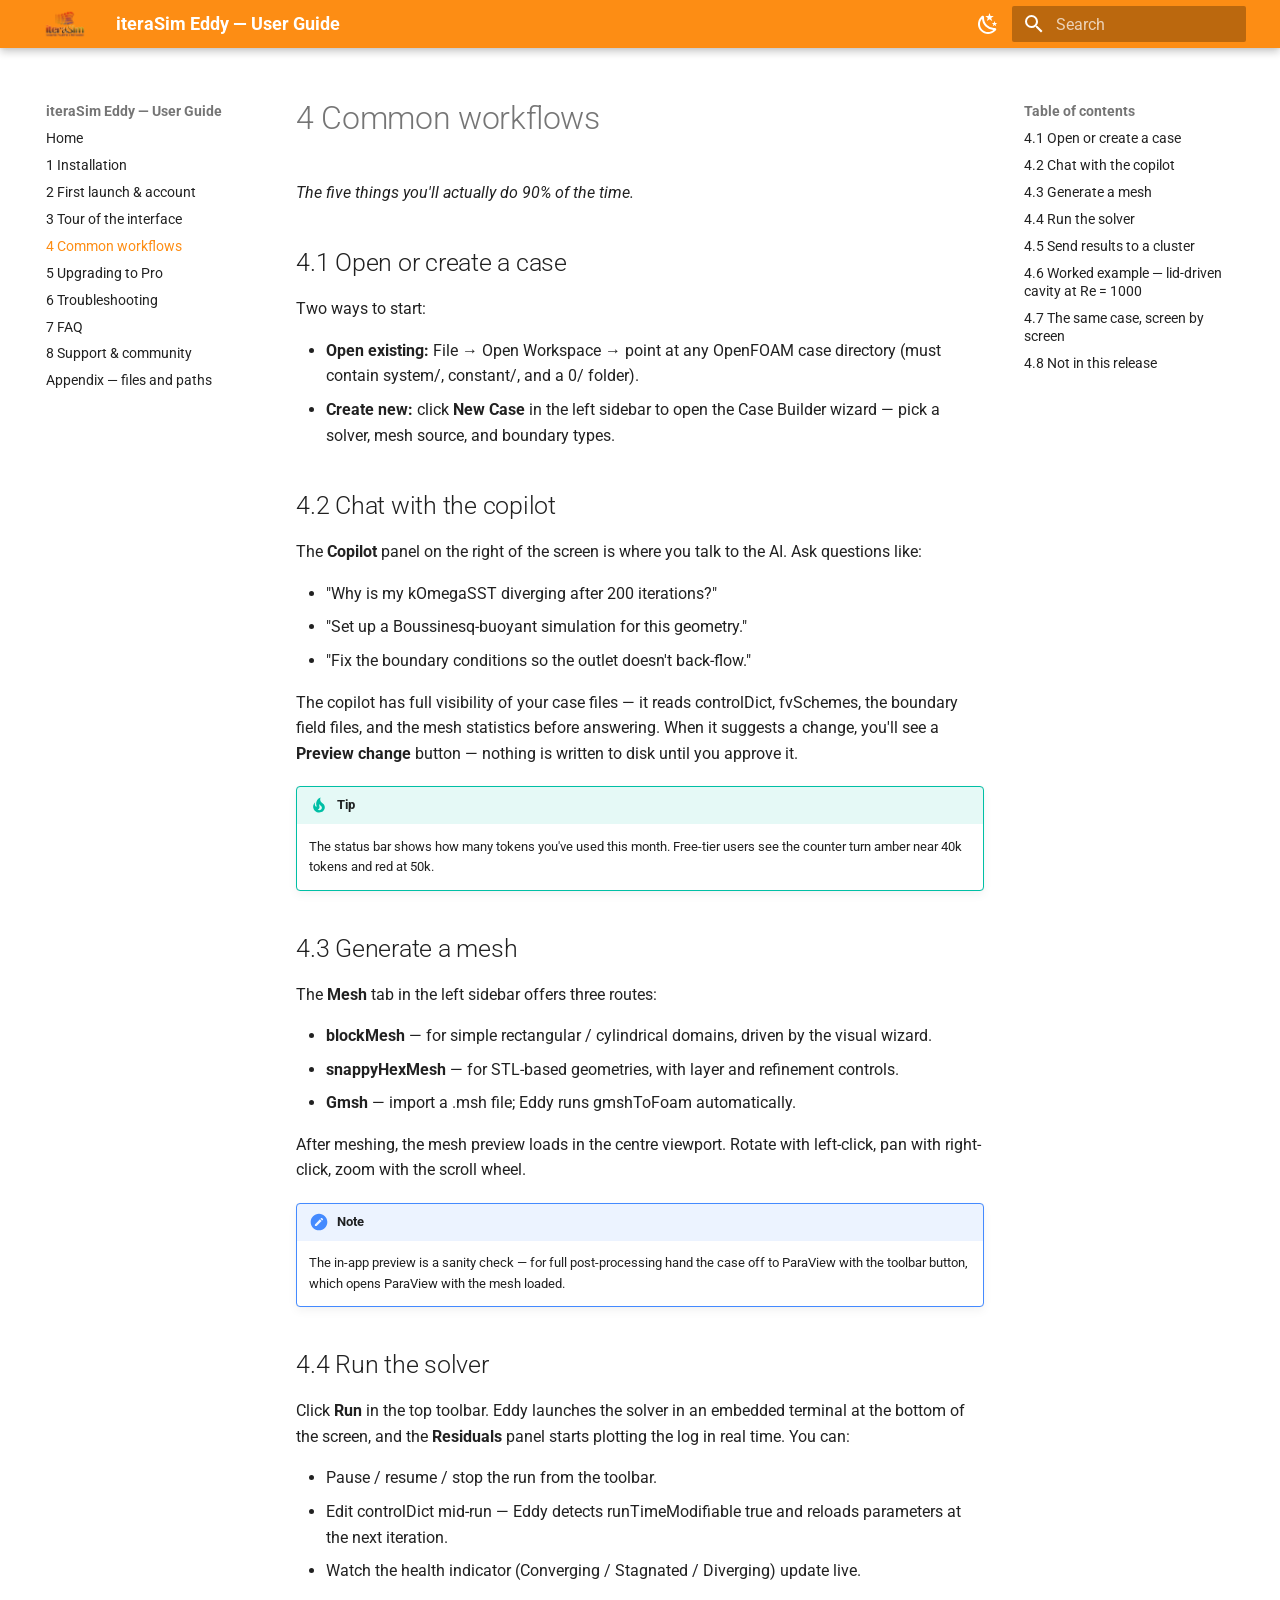
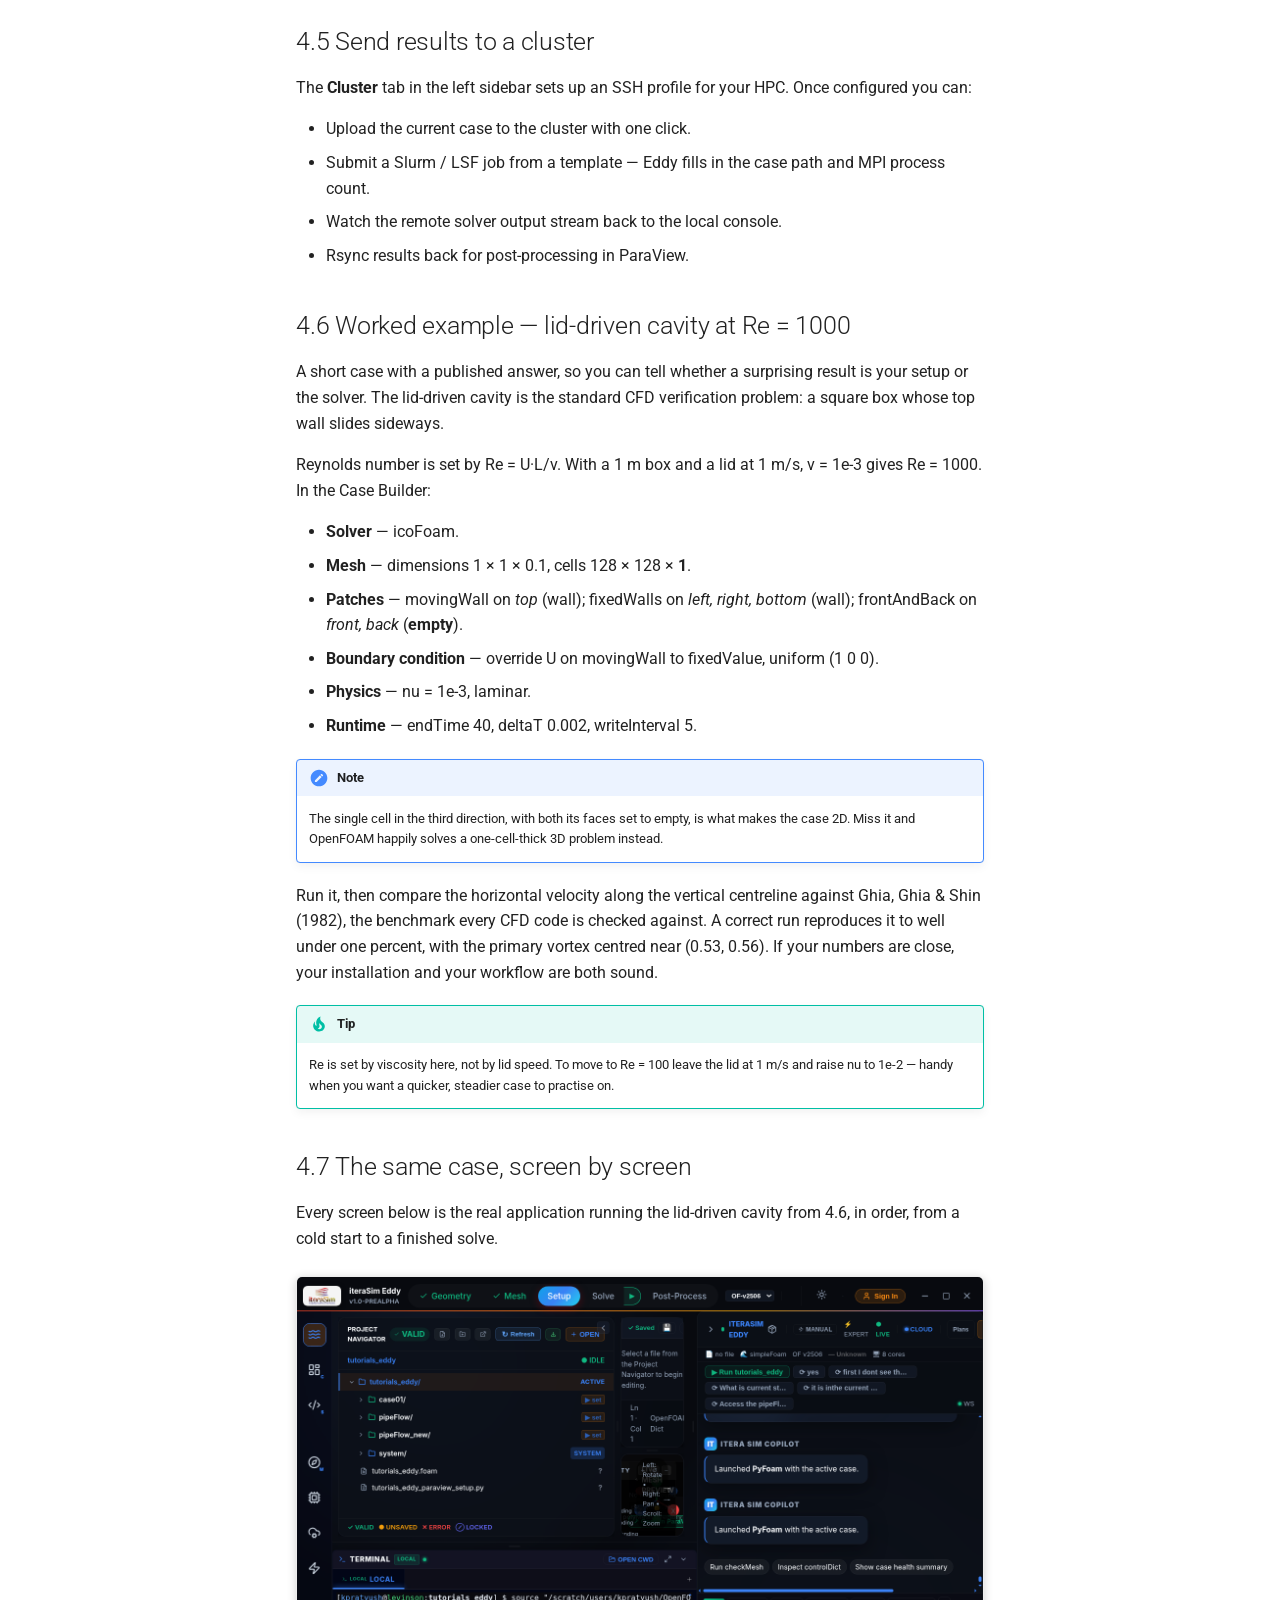
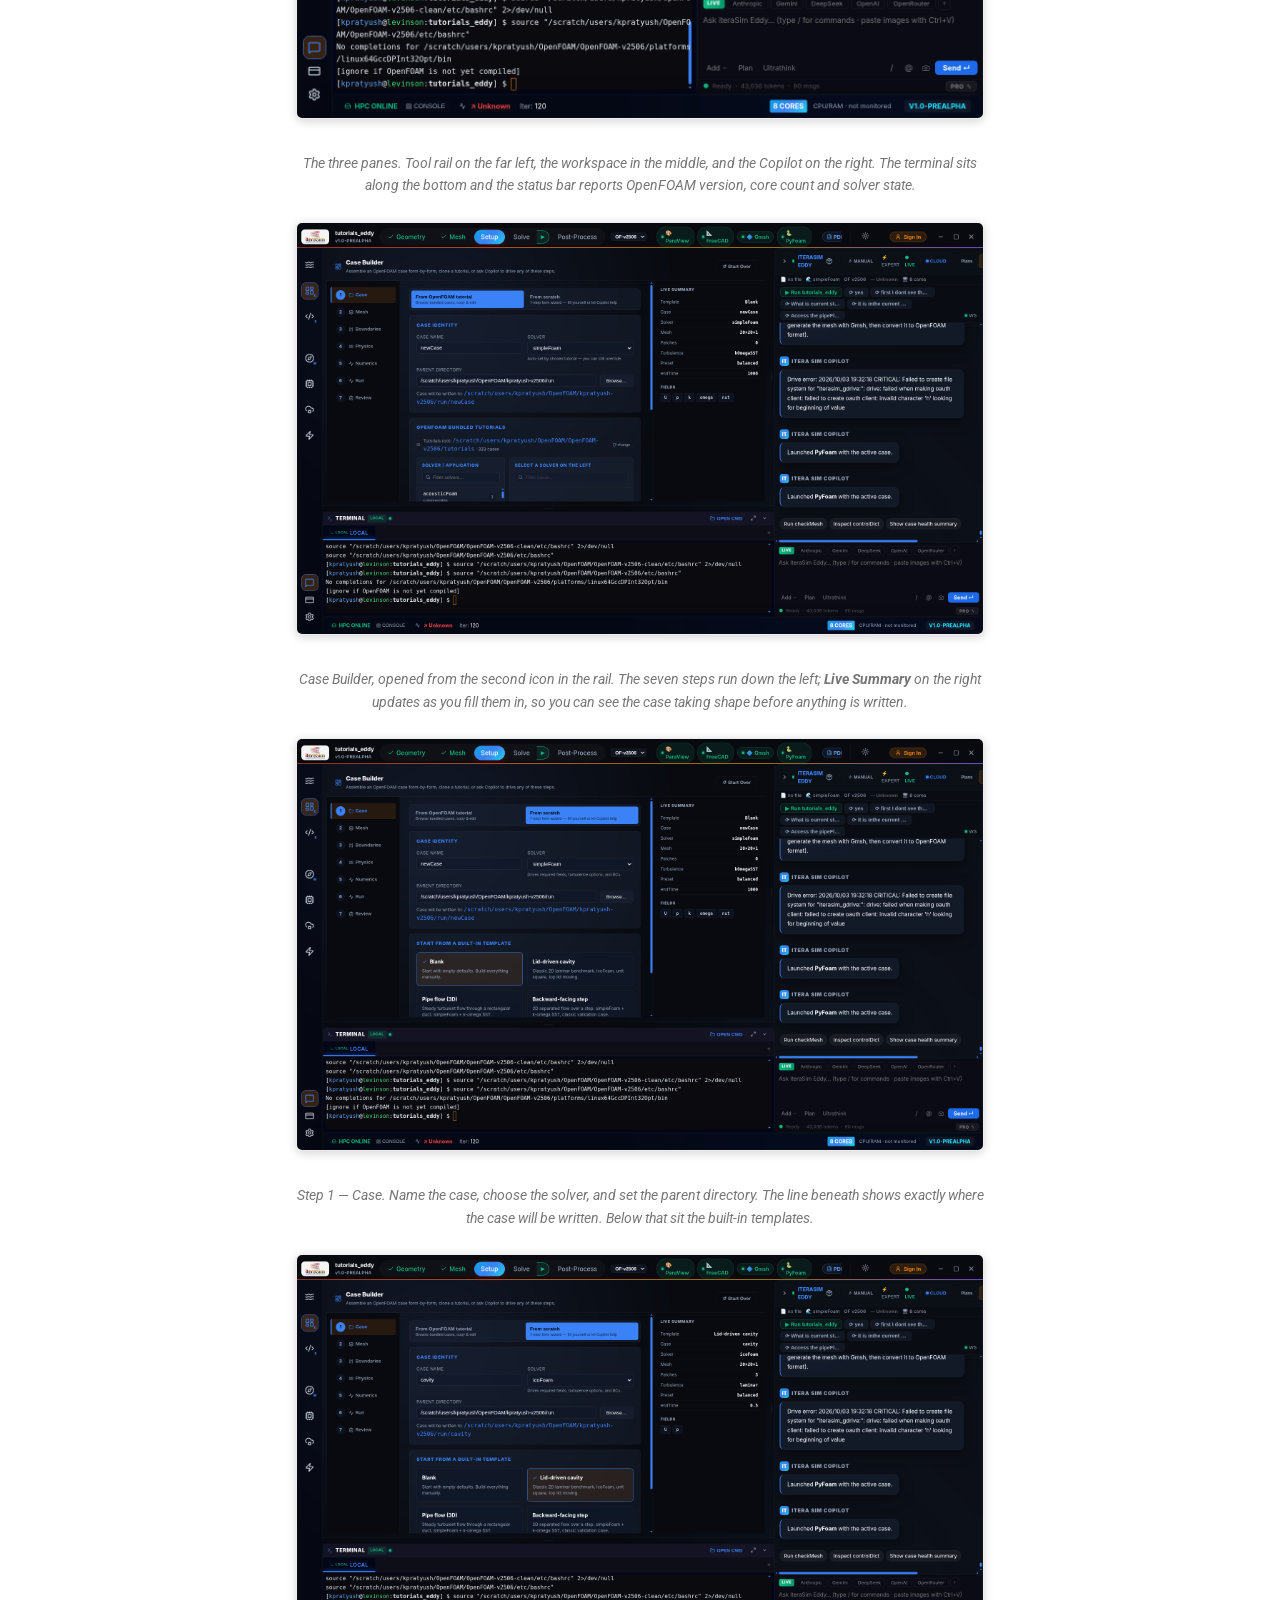
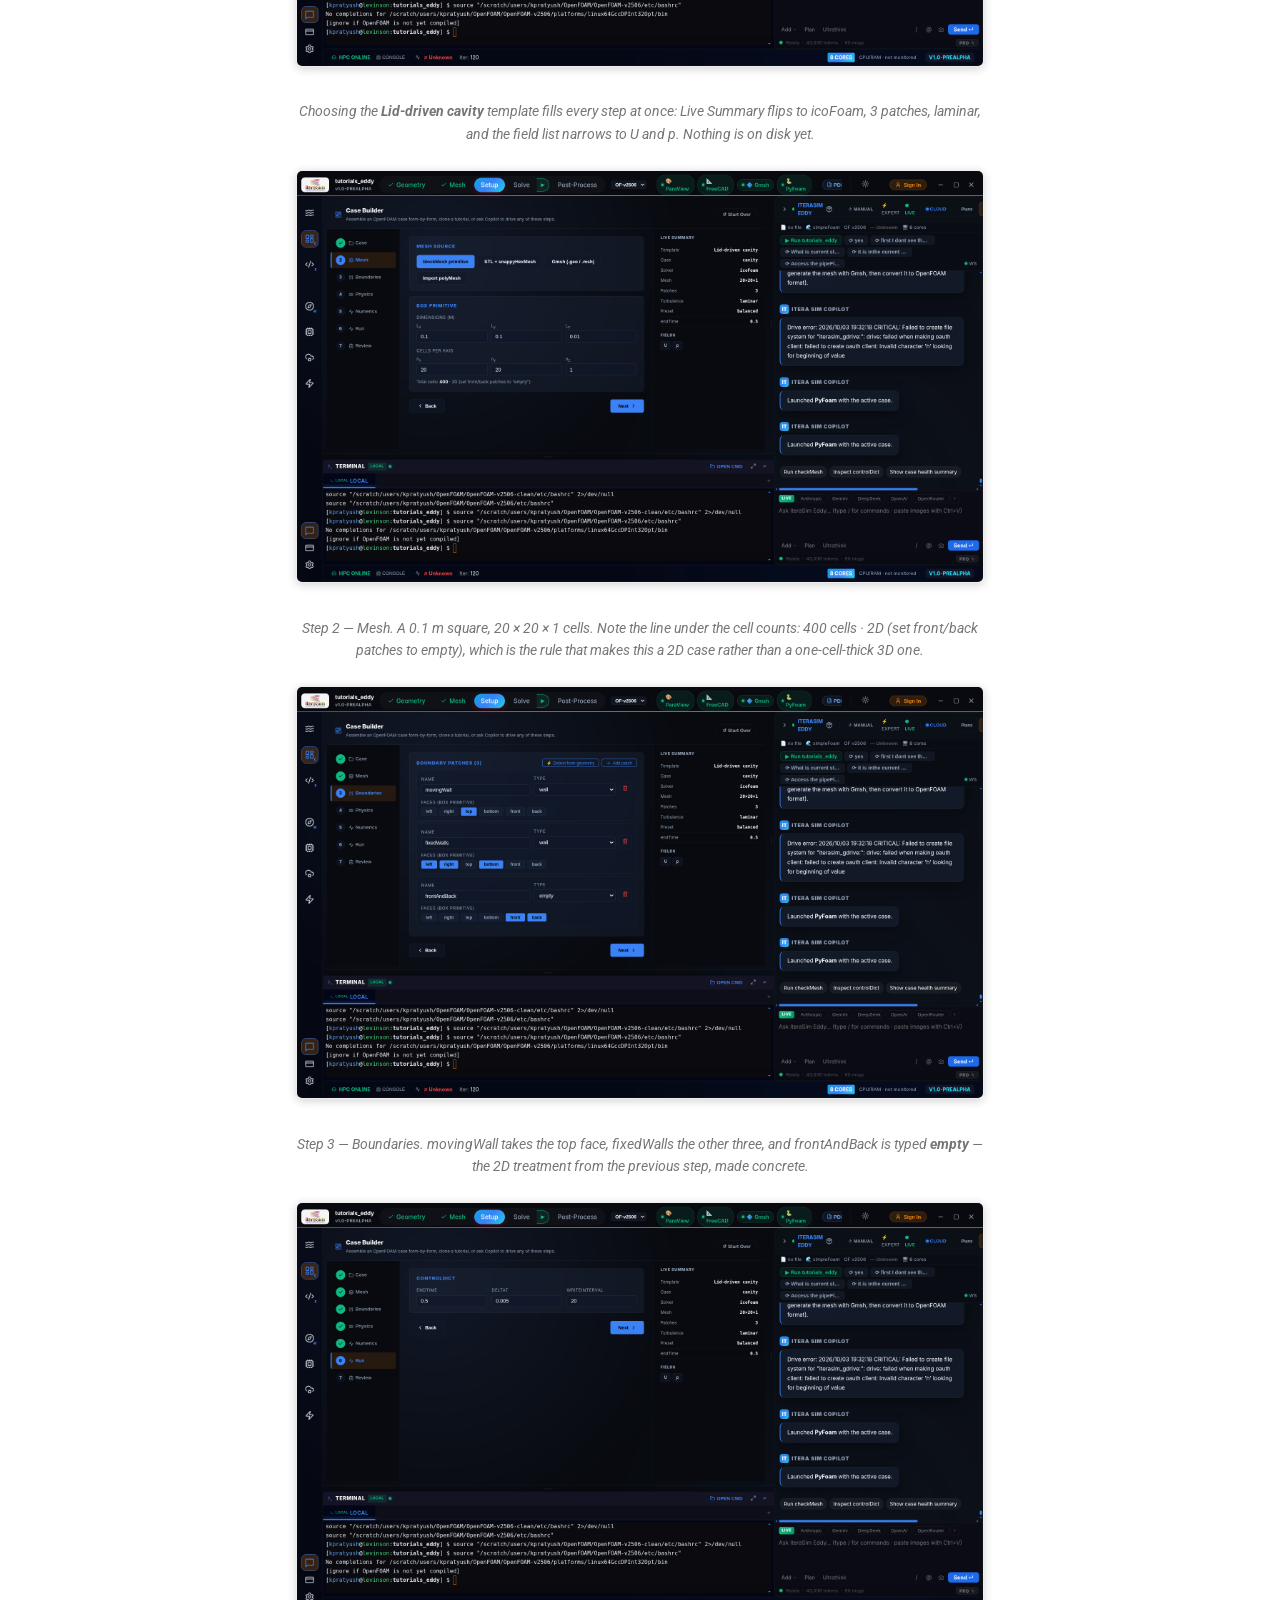
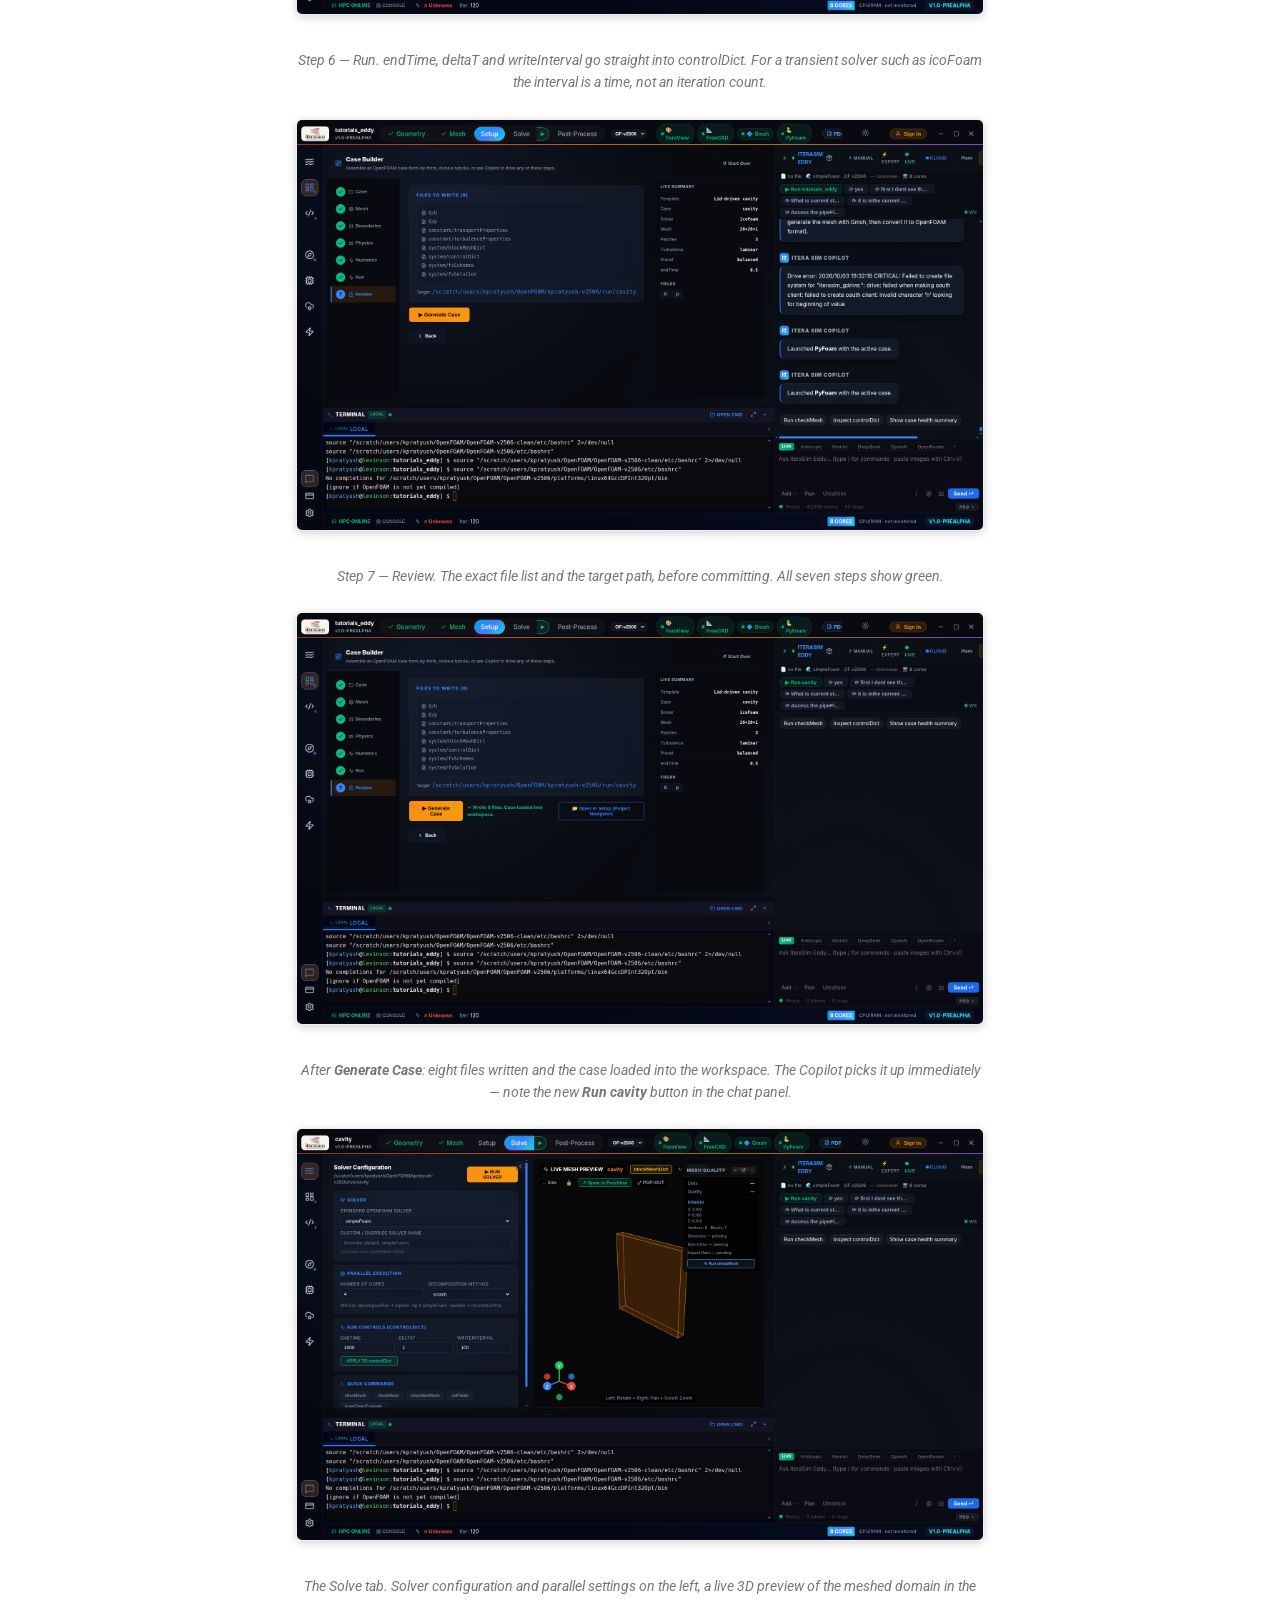
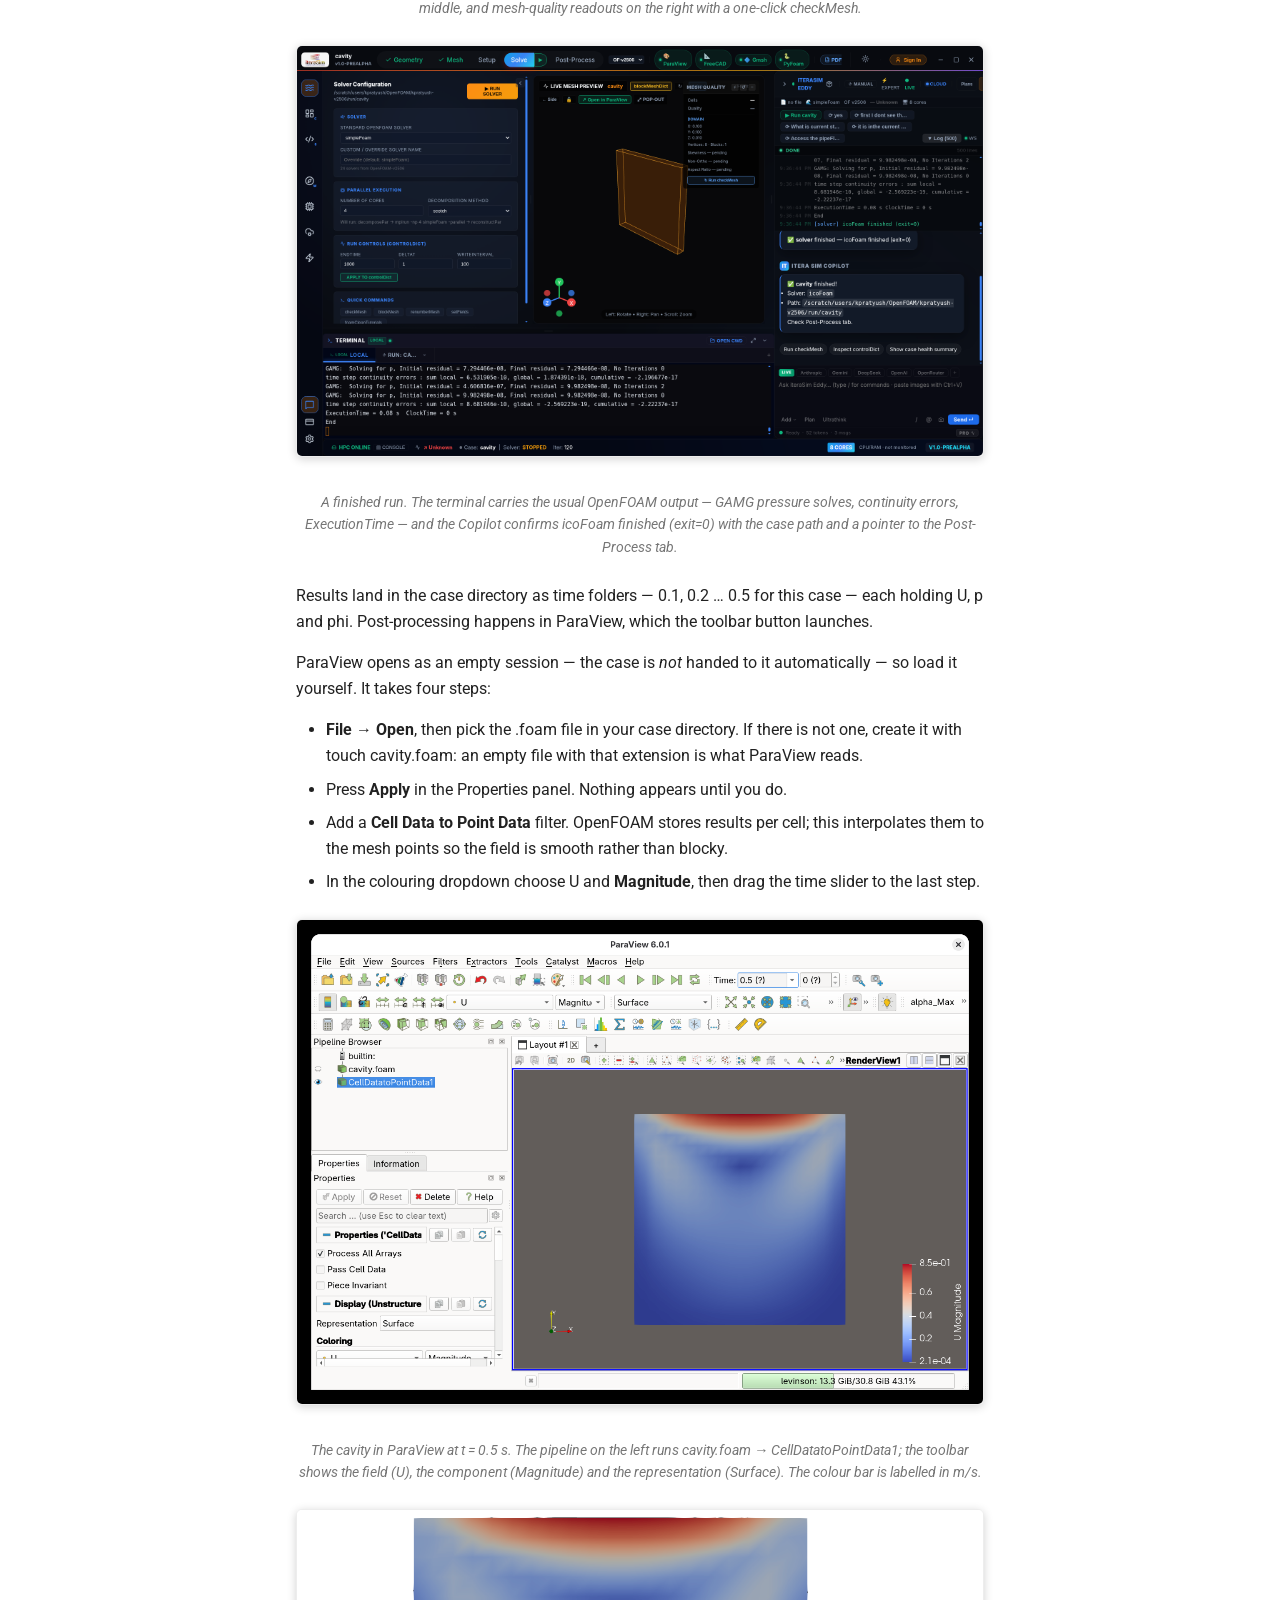
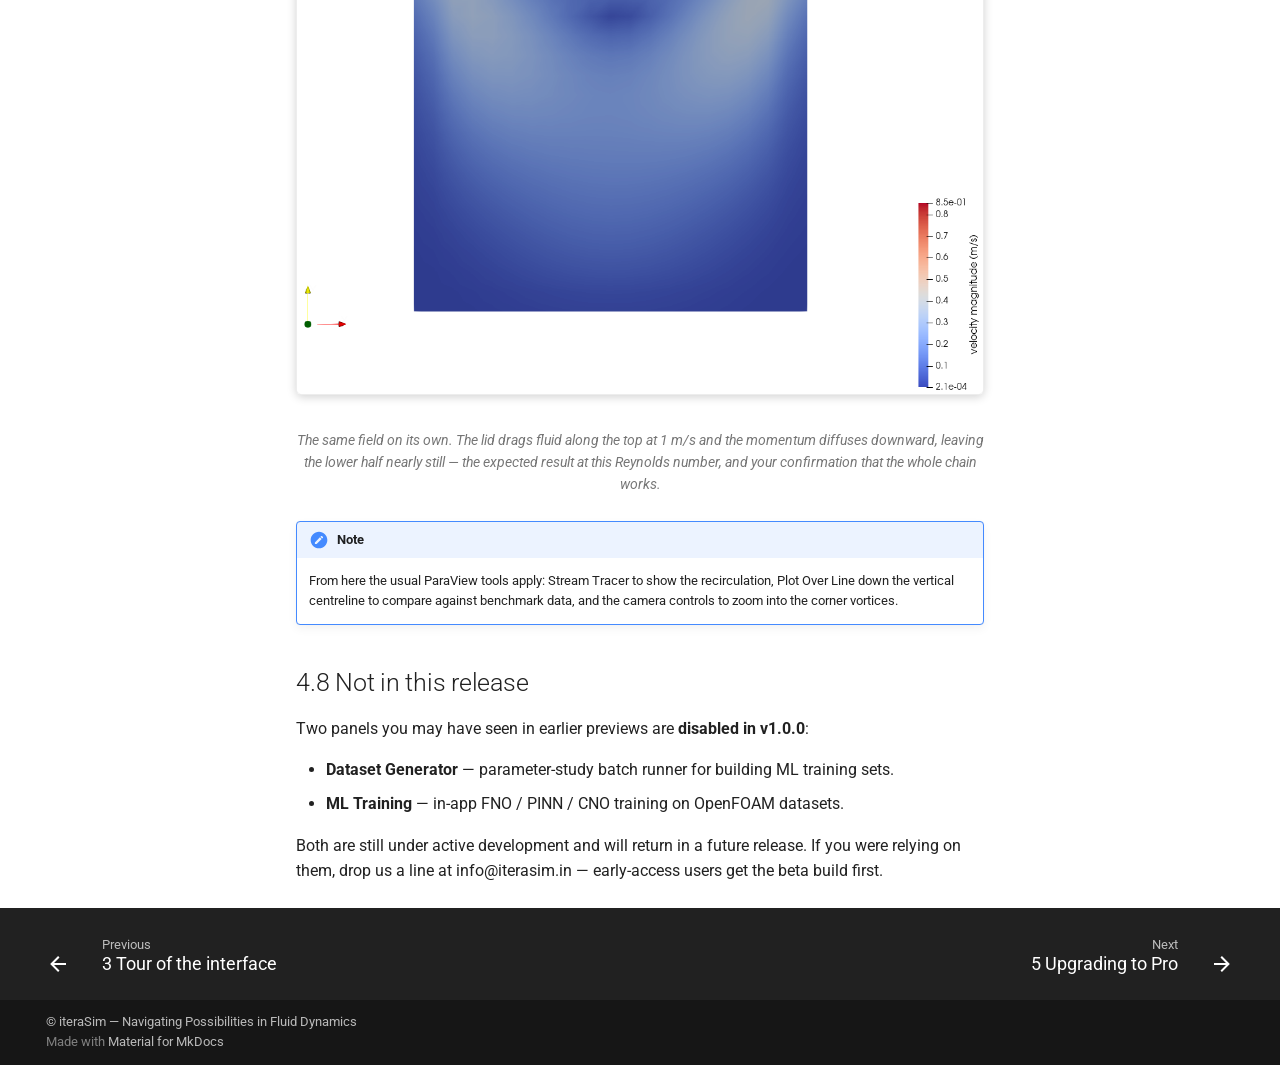
<file: common-workflows/index.html>
<!DOCTYPE html><html lang="en" class="no-js"><head>
    
      <meta charset="utf-8">
      <meta name="viewport" content="width=device-width,initial-scale=1">
      
        <meta name="description" content="End-user guide for iteraSim Eddy, the AI copilot for OpenFOAM CFD.">
      
      
        <meta name="author" content="iteraSim">
      
      
        <link rel="canonical" href="https://docs.iterasim.in/common-workflows/">
      
      
        <link rel="prev" href="../tour-of-the-interface/">
      
      
        <link rel="next" href="../upgrading-to-pro/">
      
      
        
      
      
      <link rel="icon" href="../logo.png">
      <meta name="generator" content="mkdocs-1.6.1, mkdocs-material-9.8.0">
    
    
      
        <title>4 Common workflows - iteraSim Eddy — User Guide</title>
      
    
    
      <link rel="stylesheet" href="../assets/stylesheets/main.57a0d79d.min.css">
      
        
        <link rel="stylesheet" href="../assets/stylesheets/palette.fb2fffe2.min.css">
      
      


    
    
      
    
    
      
        
        
        <link rel="preconnect" href="https://fonts.gstatic.com" crossorigin="">
        <link rel="stylesheet" href="https://fonts.googleapis.com/css?family=Roboto:300,300i,400,400i,700,700i%7CRoboto+Mono:400,400i,700,700i&amp;display=fallback">
        <style>:root{--md-text-font:"Roboto";--md-code-font:"Roboto Mono"}</style>
      
    
    
      <link rel="stylesheet" href="../stylesheets/brand.css">
    
    <script>__md_scope=new URL("..",location),__md_hash=e=>[...e].reduce(((e,_)=>(e<<5)-e+_.charCodeAt(0)),0),__md_get=(e,_=localStorage,t=__md_scope)=>JSON.parse(_.getItem(t.pathname+"."+e)),__md_set=(e,_,t=localStorage,a=__md_scope)=>{try{t.setItem(a.pathname+"."+e,JSON.stringify(_))}catch(e){}}</script>
    
      

    
    
  <link href="../assets/stylesheets/glightbox.min.css" rel="stylesheet"><script src="../assets/javascripts/glightbox.min.js"></script><style id="glightbox-style">
            html.glightbox-open { overflow: initial; height: 100%; }
            .gslide-title { margin-top: 0px; user-select: text; }
            .gslide-desc { color: #666; user-select: text; }
            .gslide-image img { background: white; }
            .gscrollbar-fixer { padding-right: 15px; }
            .gdesc-inner { font-size: 0.75rem; }
            body[data-md-color-scheme="slate"] .gdesc-inner { background: var(--md-default-bg-color); }
            body[data-md-color-scheme="slate"] .gslide-title { color: var(--md-default-fg-color); }
            body[data-md-color-scheme="slate"] .gslide-desc { color: var(--md-default-fg-color); }
        </style></head>
  
  
    
    
      
    
    
    
    
    <body dir="ltr" data-md-color-scheme="default" data-md-color-primary="custom" data-md-color-accent="custom">
  
    
    <input class="md-toggle" data-md-toggle="drawer" type="checkbox" id="__drawer" autocomplete="off">
    <input class="md-toggle" data-md-toggle="search" type="checkbox" id="__search" autocomplete="off">
    <label class="md-overlay" for="__drawer"></label>
    <div data-md-component="skip">
      
        
        <a href="#4-common-workflows" class="md-skip">
          Skip to content
        </a>
      
    </div>
    <div data-md-component="announce">
      
    </div>
    
    
      

  

<header class="md-header md-header--shadow" data-md-component="header">
  <nav class="md-header__inner md-grid" aria-label="Header">
    <a href=".." title="iteraSim Eddy — User Guide" class="md-header__button md-logo" aria-label="iteraSim Eddy — User Guide" data-md-component="logo">
      
  <img src="../logo.png" alt="logo">

    </a>
    <label class="md-header__button md-icon" for="__drawer">
      
      <svg xmlns="http://www.w3.org/2000/svg" viewBox="0 0 24 24"><path d="M3 6h18v2H3zm0 5h18v2H3zm0 5h18v2H3z"></path></svg>
    </label>
    <div class="md-header__title" data-md-component="header-title">
      <div class="md-header__ellipsis">
        <div class="md-header__topic">
          <span class="md-ellipsis">
            iteraSim Eddy — User Guide
          </span>
        </div>
        <div class="md-header__topic" data-md-component="header-topic">
          <span class="md-ellipsis">
            
              4 Common workflows
            
          </span>
        </div>
      </div>
    </div>
    
      
        <form class="md-header__option" data-md-component="palette">
  
    
    
    
    <input class="md-option" data-md-color-media="(prefers-color-scheme: light)" data-md-color-scheme="default" data-md-color-primary="custom" data-md-color-accent="custom" aria-label="Switch to dark mode" type="radio" name="__palette" id="__palette_0">
    
      <label class="md-header__button md-icon" title="Switch to dark mode" for="__palette_1" hidden="">
        <svg xmlns="http://www.w3.org/2000/svg" viewBox="0 0 24 24"><path d="m17.75 4.09-2.53 1.94.91 3.06-2.63-1.81-2.63 1.81.91-3.06-2.53-1.94L12.44 4l1.06-3 1.06 3zm3.5 6.91-1.64 1.25.59 1.98-1.7-1.17-1.7 1.17.59-1.98L15.75 11l2.06-.05L18.5 9l.69 1.95zm-2.28 4.95c.83-.08 1.72 1.1 1.19 1.85-.32.45-.66.87-1.08 1.27C15.17 23 8.84 23 4.94 19.07c-3.91-3.9-3.91-10.24 0-14.14.4-.4.82-.76 1.27-1.08.75-.53 1.93.36 1.85 1.19-.27 2.86.69 5.83 2.89 8.02a9.96 9.96 0 0 0 8.02 2.89m-1.64 2.02a12.08 12.08 0 0 1-7.8-3.47c-2.17-2.19-3.33-5-3.49-7.82-2.81 3.14-2.7 7.96.31 10.98 3.02 3.01 7.84 3.12 10.98.31"></path></svg>
      </label>
    
  
    
    
    
    <input class="md-option" data-md-color-media="(prefers-color-scheme: dark)" data-md-color-scheme="slate" data-md-color-primary="custom" data-md-color-accent="custom" aria-label="Switch to light mode" type="radio" name="__palette" id="__palette_1">
    
      <label class="md-header__button md-icon" title="Switch to light mode" for="__palette_0" hidden="">
        <svg xmlns="http://www.w3.org/2000/svg" viewBox="0 0 24 24"><path d="M12 7a5 5 0 0 1 5 5 5 5 0 0 1-5 5 5 5 0 0 1-5-5 5 5 0 0 1 5-5m0 2a3 3 0 0 0-3 3 3 3 0 0 0 3 3 3 3 0 0 0 3-3 3 3 0 0 0-3-3m0-7 2.39 3.42C13.65 5.15 12.84 5 12 5s-1.65.15-2.39.42zM3.34 7l4.16-.35A7.2 7.2 0 0 0 5.94 8.5c-.44.74-.69 1.5-.83 2.29zm.02 10 1.76-3.77a7.131 7.131 0 0 0 2.38 4.14zM20.65 7l-1.77 3.79a7.02 7.02 0 0 0-2.38-4.15zm-.01 10-4.14.36c.59-.51 1.12-1.14 1.54-1.86.42-.73.69-1.5.83-2.29zM12 22l-2.41-3.44c.74.27 1.55.44 2.41.44.82 0 1.63-.17 2.37-.44z"></path></svg>
      </label>
    
  
</form>
      
    
    
      <script>var palette=__md_get("__palette");if(palette&&palette.color){if("(prefers-color-scheme)"===palette.color.media){var media=matchMedia("(prefers-color-scheme: light)"),input=document.querySelector(media.matches?"[data-md-color-media='(prefers-color-scheme: light)']":"[data-md-color-media='(prefers-color-scheme: dark)']");palette.color.media=input.getAttribute("data-md-color-media"),palette.color.scheme=input.getAttribute("data-md-color-scheme"),palette.color.primary=input.getAttribute("data-md-color-primary"),palette.color.accent=input.getAttribute("data-md-color-accent")}for(var[key,value]of Object.entries(palette.color))document.body.setAttribute("data-md-color-"+key,value)}</script>
    
    
    
      
      
        <label class="md-header__button md-icon" for="__search">
          
          <svg xmlns="http://www.w3.org/2000/svg" viewBox="0 0 24 24"><path d="M9.5 3A6.5 6.5 0 0 1 16 9.5c0 1.61-.59 3.09-1.56 4.23l.27.27h.79l5 5-1.5 1.5-5-5v-.79l-.27-.27A6.52 6.52 0 0 1 9.5 16 6.5 6.5 0 0 1 3 9.5 6.5 6.5 0 0 1 9.5 3m0 2C7 5 5 7 5 9.5S7 14 9.5 14 14 12 14 9.5 12 5 9.5 5"></path></svg>
        </label>
        <div class="md-search" data-md-component="search" role="dialog">
  <label class="md-search__overlay" for="__search"></label>
  <div class="md-search__inner" role="search">
    <form class="md-search__form" name="search">
      <input type="text" class="md-search__input" name="query" aria-label="Search" placeholder="Search" autocapitalize="off" autocorrect="off" autocomplete="off" spellcheck="false" data-md-component="search-query" required="">
      <label class="md-search__icon md-icon" for="__search">
        
        <svg xmlns="http://www.w3.org/2000/svg" viewBox="0 0 24 24"><path d="M9.5 3A6.5 6.5 0 0 1 16 9.5c0 1.61-.59 3.09-1.56 4.23l.27.27h.79l5 5-1.5 1.5-5-5v-.79l-.27-.27A6.52 6.52 0 0 1 9.5 16 6.5 6.5 0 0 1 3 9.5 6.5 6.5 0 0 1 9.5 3m0 2C7 5 5 7 5 9.5S7 14 9.5 14 14 12 14 9.5 12 5 9.5 5"></path></svg>
        
        <svg xmlns="http://www.w3.org/2000/svg" viewBox="0 0 24 24"><path d="M20 11v2H8l5.5 5.5-1.42 1.42L4.16 12l7.92-7.92L13.5 5.5 8 11z"></path></svg>
      </label>
      <nav class="md-search__options" aria-label="Search">
        
          <a href="javascript:void(0)" class="md-search__icon md-icon" title="Share" aria-label="Share" data-clipboard="" data-clipboard-text="" data-md-component="search-share" tabindex="-1">
            
            <svg xmlns="http://www.w3.org/2000/svg" viewBox="0 0 24 24"><path d="M18 16.08c-.76 0-1.44.3-1.96.77L8.91 12.7c.05-.23.09-.46.09-.7s-.04-.47-.09-.7l7.05-4.11c.54.5 1.25.81 2.04.81a3 3 0 0 0 3-3 3 3 0 0 0-3-3 3 3 0 0 0-3 3c0 .24.04.47.09.7L8.04 9.81C7.5 9.31 6.79 9 6 9a3 3 0 0 0-3 3 3 3 0 0 0 3 3c.79 0 1.5-.31 2.04-.81l7.12 4.15c-.05.21-.08.43-.08.66 0 1.61 1.31 2.91 2.92 2.91s2.92-1.3 2.92-2.91A2.92 2.92 0 0 0 18 16.08"></path></svg>
          </a>
        
        <button type="reset" class="md-search__icon md-icon" title="Clear" aria-label="Clear" tabindex="-1">
          
          <svg xmlns="http://www.w3.org/2000/svg" viewBox="0 0 24 24"><path d="M19 6.41 17.59 5 12 10.59 6.41 5 5 6.41 10.59 12 5 17.59 6.41 19 12 13.41 17.59 19 19 17.59 13.41 12z"></path></svg>
        </button>
      </nav>
      
        <div class="md-search__suggest" data-md-component="search-suggest"></div>
      
    </form>
    <div class="md-search__output">
      <div class="md-search__scrollwrap" tabindex="0" data-md-scrollfix="">
        <div class="md-search-result" data-md-component="search-result">
          <div class="md-search-result__meta">
            Initializing search
          </div>
          <ol class="md-search-result__list" role="presentation"></ol>
        </div>
      </div>
    </div>
  </div>
</div>
      
    
    
  </nav>
  
</header>
    
    <div class="md-container" data-md-component="container">
      
      
        
          
        
      
      <main class="md-main" data-md-component="main">
        <div class="md-main__inner md-grid">
          
            
              
              <div class="md-sidebar md-sidebar--primary" data-md-component="sidebar" data-md-type="navigation">
                <div class="md-sidebar__scrollwrap">
                  <div class="md-sidebar__inner">
                    



<nav class="md-nav md-nav--primary" aria-label="Navigation" data-md-level="0">
  <label class="md-nav__title" for="__drawer">
    <a href=".." title="iteraSim Eddy — User Guide" class="md-nav__button md-logo" aria-label="iteraSim Eddy — User Guide" data-md-component="logo">
      
  <img src="../logo.png" alt="logo">

    </a>
    iteraSim Eddy — User Guide
  </label>
  
  <ul class="md-nav__list" data-md-scrollfix="">
    
      
      
  
  
  
  
    <li class="md-nav__item">
      <a href=".." class="md-nav__link">
        
  
  
  <span class="md-ellipsis">
    
  
    Home
  

    
  </span>
  
  

      </a>
    </li>
  

    
      
      
  
  
  
  
    <li class="md-nav__item">
      <a href="../installation/" class="md-nav__link">
        
  
  
  <span class="md-ellipsis">
    
  
    1 Installation
  

    
  </span>
  
  

      </a>
    </li>
  

    
      
      
  
  
  
  
    <li class="md-nav__item">
      <a href="../first-launch-account/" class="md-nav__link">
        
  
  
  <span class="md-ellipsis">
    
  
    2 First launch &amp; account
  

    
  </span>
  
  

      </a>
    </li>
  

    
      
      
  
  
  
  
    <li class="md-nav__item">
      <a href="../tour-of-the-interface/" class="md-nav__link">
        
  
  
  <span class="md-ellipsis">
    
  
    3 Tour of the interface
  

    
  </span>
  
  

      </a>
    </li>
  

    
      
      
  
  
    
  
  
  
    <li class="md-nav__item md-nav__item--active">
      
      <input class="md-nav__toggle md-toggle" type="checkbox" id="__toc">
      
      
        
      
      
        <label class="md-nav__link md-nav__link--active" for="__toc">
          
  
  
  <span class="md-ellipsis">
    
  
    4 Common workflows
  

    
  </span>
  
  

          <span class="md-nav__icon md-icon"></span>
        </label>
      
      <a href="./" class="md-nav__link md-nav__link--active">
        
  
  
  <span class="md-ellipsis">
    
  
    4 Common workflows
  

    
  </span>
  
  

      </a>
      
        

<nav class="md-nav md-nav--secondary" aria-label="Table of contents">
  
  
  
    
  
  
    <label class="md-nav__title" for="__toc">
      <span class="md-nav__icon md-icon"></span>
      Table of contents
    </label>
    <ul class="md-nav__list" data-md-component="toc" data-md-scrollfix="">
      
        <li class="md-nav__item">
  <a href="#41-open-or-create-a-case" class="md-nav__link">
    <span class="md-ellipsis">
      
        4.1 Open or create a case
      
    </span>
  </a>
  
</li>
      
        <li class="md-nav__item">
  <a href="#42-chat-with-the-copilot" class="md-nav__link">
    <span class="md-ellipsis">
      
        4.2 Chat with the copilot
      
    </span>
  </a>
  
</li>
      
        <li class="md-nav__item">
  <a href="#43-generate-a-mesh" class="md-nav__link">
    <span class="md-ellipsis">
      
        4.3 Generate a mesh
      
    </span>
  </a>
  
</li>
      
        <li class="md-nav__item">
  <a href="#44-run-the-solver" class="md-nav__link">
    <span class="md-ellipsis">
      
        4.4 Run the solver
      
    </span>
  </a>
  
</li>
      
        <li class="md-nav__item">
  <a href="#45-send-results-to-a-cluster" class="md-nav__link">
    <span class="md-ellipsis">
      
        4.5 Send results to a cluster
      
    </span>
  </a>
  
</li>
      
        <li class="md-nav__item">
  <a href="#46-worked-example-lid-driven-cavity-at-re-1000" class="md-nav__link">
    <span class="md-ellipsis">
      
        4.6 Worked example — lid-driven cavity at Re = 1000
      
    </span>
  </a>
  
</li>
      
        <li class="md-nav__item">
  <a href="#47-the-same-case-screen-by-screen" class="md-nav__link">
    <span class="md-ellipsis">
      
        4.7 The same case, screen by screen
      
    </span>
  </a>
  
</li>
      
        <li class="md-nav__item">
  <a href="#48-not-in-this-release" class="md-nav__link">
    <span class="md-ellipsis">
      
        4.8 Not in this release
      
    </span>
  </a>
  
</li>
      
    </ul>
  
</nav>
      
    </li>
  

    
      
      
  
  
  
  
    <li class="md-nav__item">
      <a href="../upgrading-to-pro/" class="md-nav__link">
        
  
  
  <span class="md-ellipsis">
    
  
    5 Upgrading to Pro
  

    
  </span>
  
  

      </a>
    </li>
  

    
      
      
  
  
  
  
    <li class="md-nav__item">
      <a href="../troubleshooting/" class="md-nav__link">
        
  
  
  <span class="md-ellipsis">
    
  
    6 Troubleshooting
  

    
  </span>
  
  

      </a>
    </li>
  

    
      
      
  
  
  
  
    <li class="md-nav__item">
      <a href="../frequently-asked-questions/" class="md-nav__link">
        
  
  
  <span class="md-ellipsis">
    
  
    7 FAQ
  

    
  </span>
  
  

      </a>
    </li>
  

    
      
      
  
  
  
  
    <li class="md-nav__item">
      <a href="../support-community/" class="md-nav__link">
        
  
  
  <span class="md-ellipsis">
    
  
    8 Support &amp; community
  

    
  </span>
  
  

      </a>
    </li>
  

    
      
      
  
  
  
  
    <li class="md-nav__item">
      <a href="../appendix-files-and-paths/" class="md-nav__link">
        
  
  
  <span class="md-ellipsis">
    
  
    Appendix — files and paths
  

    
  </span>
  
  

      </a>
    </li>
  

    
  </ul>
</nav>
                  </div>
                </div>
              </div>
            
            
              
              <div class="md-sidebar md-sidebar--secondary" data-md-component="sidebar" data-md-type="toc">
                <div class="md-sidebar__scrollwrap">
                  <div class="md-sidebar__inner">
                    

<nav class="md-nav md-nav--secondary" aria-label="Table of contents">
  
  
  
    
  
  
    <label class="md-nav__title" for="__toc">
      <span class="md-nav__icon md-icon"></span>
      Table of contents
    </label>
    <ul class="md-nav__list" data-md-component="toc" data-md-scrollfix="">
      
        <li class="md-nav__item">
  <a href="#41-open-or-create-a-case" class="md-nav__link">
    <span class="md-ellipsis">
      
        4.1 Open or create a case
      
    </span>
  </a>
  
</li>
      
        <li class="md-nav__item">
  <a href="#42-chat-with-the-copilot" class="md-nav__link">
    <span class="md-ellipsis">
      
        4.2 Chat with the copilot
      
    </span>
  </a>
  
</li>
      
        <li class="md-nav__item">
  <a href="#43-generate-a-mesh" class="md-nav__link">
    <span class="md-ellipsis">
      
        4.3 Generate a mesh
      
    </span>
  </a>
  
</li>
      
        <li class="md-nav__item">
  <a href="#44-run-the-solver" class="md-nav__link">
    <span class="md-ellipsis">
      
        4.4 Run the solver
      
    </span>
  </a>
  
</li>
      
        <li class="md-nav__item">
  <a href="#45-send-results-to-a-cluster" class="md-nav__link">
    <span class="md-ellipsis">
      
        4.5 Send results to a cluster
      
    </span>
  </a>
  
</li>
      
        <li class="md-nav__item">
  <a href="#46-worked-example-lid-driven-cavity-at-re-1000" class="md-nav__link">
    <span class="md-ellipsis">
      
        4.6 Worked example — lid-driven cavity at Re = 1000
      
    </span>
  </a>
  
</li>
      
        <li class="md-nav__item">
  <a href="#47-the-same-case-screen-by-screen" class="md-nav__link">
    <span class="md-ellipsis">
      
        4.7 The same case, screen by screen
      
    </span>
  </a>
  
</li>
      
        <li class="md-nav__item">
  <a href="#48-not-in-this-release" class="md-nav__link">
    <span class="md-ellipsis">
      
        4.8 Not in this release
      
    </span>
  </a>
  
</li>
      
    </ul>
  
</nav>
                  </div>
                </div>
              </div>
            
          
          
            <div class="md-content" data-md-component="content">
              
              <article class="md-content__inner md-typeset">
                
                  



<h1 id="4-common-workflows">4 Common workflows<a class="headerlink" href="#4-common-workflows" title="Permanent link">¶</a></h1>
<p><em>The five things you'll actually do 90% of the time.</em></p>
<h2 id="41-open-or-create-a-case">4.1 Open or create a case<a class="headerlink" href="#41-open-or-create-a-case" title="Permanent link">¶</a></h2>
<p>Two ways to start:</p>
<ul>
<li><strong>Open existing:</strong> File → Open Workspace → point at any OpenFOAM case directory (must contain system/, constant/, and a 0/ folder).</li>
<li><strong>Create new:</strong> click <strong>New Case</strong> in the left sidebar to open the Case Builder wizard — pick a solver, mesh source, and boundary types.</li>
</ul>
<h2 id="42-chat-with-the-copilot">4.2 Chat with the copilot<a class="headerlink" href="#42-chat-with-the-copilot" title="Permanent link">¶</a></h2>
<p>The <strong>Copilot</strong> panel on the right of the screen is where you talk to the AI. Ask questions like:</p>
<ul>
<li>"Why is my kOmegaSST diverging after 200 iterations?"</li>
<li>"Set up a Boussinesq-buoyant simulation for this geometry."</li>
<li>"Fix the boundary conditions so the outlet doesn't back-flow."</li>
</ul>
<p>The copilot has full visibility of your case files — it reads controlDict, fvSchemes, the boundary field files, and the mesh statistics before answering. When it suggests a change, you'll see a <strong>Preview change</strong> button — nothing is written to disk until you approve it.</p>
<div class="admonition tip">
<p class="admonition-title">Tip</p>
<p>The status bar shows how many tokens you've used this month. Free-tier users see the counter turn amber near 40k tokens and red at 50k.</p>
</div>
<h2 id="43-generate-a-mesh">4.3 Generate a mesh<a class="headerlink" href="#43-generate-a-mesh" title="Permanent link">¶</a></h2>
<p>The <strong>Mesh</strong> tab in the left sidebar offers three routes:</p>
<ul>
<li><strong>blockMesh</strong> — for simple rectangular / cylindrical domains, driven by the visual wizard.</li>
<li><strong>snappyHexMesh</strong> — for STL-based geometries, with layer and refinement controls.</li>
<li><strong>Gmsh</strong> — import a .msh file; Eddy runs gmshToFoam automatically.</li>
</ul>
<p>After meshing, the mesh preview loads in the centre viewport. Rotate with left-click, pan with right-click, zoom with the scroll wheel.</p>
<div class="admonition note">
<p class="admonition-title">Note</p>
<p>The in-app preview is a sanity check — for full post-processing hand the case off to ParaView with the toolbar button, which opens ParaView with the mesh loaded.</p>
</div>
<h2 id="44-run-the-solver">4.4 Run the solver<a class="headerlink" href="#44-run-the-solver" title="Permanent link">¶</a></h2>
<p>Click <strong>Run</strong> in the top toolbar. Eddy launches the solver in an embedded terminal at the bottom of the screen, and the <strong>Residuals</strong> panel starts plotting the log in real time. You can:</p>
<ul>
<li>Pause / resume / stop the run from the toolbar.</li>
<li>Edit controlDict mid-run — Eddy detects runTimeModifiable true and reloads parameters at the next iteration.</li>
<li>Watch the health indicator (Converging / Stagnated / Diverging) update live.</li>
</ul>
<h2 id="45-send-results-to-a-cluster">4.5 Send results to a cluster<a class="headerlink" href="#45-send-results-to-a-cluster" title="Permanent link">¶</a></h2>
<p>The <strong>Cluster</strong> tab in the left sidebar sets up an SSH profile for your HPC. Once configured you can:</p>
<ul>
<li>Upload the current case to the cluster with one click.</li>
<li>Submit a Slurm / LSF job from a template — Eddy fills in the case path and MPI process count.</li>
<li>Watch the remote solver output stream back to the local console.</li>
<li>Rsync results back for post-processing in ParaView.</li>
</ul>
<h2 id="46-worked-example-lid-driven-cavity-at-re-1000">4.6 Worked example — lid-driven cavity at Re = 1000<a class="headerlink" href="#46-worked-example-lid-driven-cavity-at-re-1000" title="Permanent link">¶</a></h2>
<p>A short case with a published answer, so you can tell whether a surprising result is your setup or the solver. The lid-driven cavity is the standard CFD verification problem: a square box whose top wall slides sideways.</p>
<p>Reynolds number is set by Re = U·L/ν. With a 1 m box and a lid at 1 m/s, ν = 1e-3 gives Re = 1000. In the Case Builder:</p>
<ul>
<li><strong>Solver</strong> — icoFoam.</li>
<li><strong>Mesh</strong> — dimensions 1 × 1 × 0.1, cells 128 × 128 × <strong>1</strong>.</li>
<li><strong>Patches</strong> — movingWall on <em>top</em> (wall); fixedWalls on <em>left, right, bottom</em> (wall); frontAndBack on <em>front, back</em> (<strong>empty</strong>).</li>
<li><strong>Boundary condition</strong> — override U on movingWall to fixedValue, uniform (1 0 0).</li>
<li><strong>Physics</strong> — nu = 1e-3, laminar.</li>
<li><strong>Runtime</strong> — endTime 40, deltaT 0.002, writeInterval 5.</li>
</ul>
<div class="admonition note">
<p class="admonition-title">Note</p>
<p>The single cell in the third direction, with both its faces set to empty, is what makes the case 2D. Miss it and OpenFOAM happily solves a one-cell-thick 3D problem instead.</p>
</div>
<p>Run it, then compare the horizontal velocity along the vertical centreline against Ghia, Ghia &amp; Shin (1982), the benchmark every CFD code is checked against. A correct run reproduces it to well under one percent, with the primary vortex centred near (0.53, 0.56). If your numbers are close, your installation and your workflow are both sound.</p>
<div class="admonition tip">
<p class="admonition-title">Tip</p>
<p>Re is set by viscosity here, not by lid speed. To move to Re = 100 leave the lid at 1 m/s and raise nu to 1e-2 — handy when you want a quicker, steadier case to practise on.</p>
</div>
<h2 id="47-the-same-case-screen-by-screen">4.7 The same case, screen by screen<a class="headerlink" href="#47-the-same-case-screen-by-screen" title="Permanent link">¶</a></h2>
<p>Every screen below is the real application running the lid-driven cavity from 4.6, in order, from a cold start to a finished solve.</p>
<figure>
  <a class="glightbox" data-type="image" data-width="auto" data-height="auto" href="../screenshots/01_main_window.png" data-desc-position="bottom"><img alt="The three panes. Tool rail on the far left, the workspace in the middle, and the Copilot on the right. The terminal sits along the bottom and the status bar reports OpenFOAM version, core count and solver state." src="../screenshots/01_main_window.png"></a>
<br>
<figcaption>The three panes. Tool rail on the far left, the workspace in the middle, and the Copilot on the right. The terminal sits along the bottom and the status bar reports OpenFOAM version, core count and solver state.</figcaption>
</figure>
<figure>
  <a class="glightbox" data-type="image" data-width="auto" data-height="auto" href="../screenshots/02_case_builder.png" data-desc-position="bottom"><img alt="Case Builder, opened from the second icon in the rail. The seven steps run down the left; Live Summary on the right updates as you fill them in, so you can see the case taking shape before anything is written." src="../screenshots/02_case_builder.png"></a>
<br>
<figcaption>Case Builder, opened from the second icon in the rail. The seven steps run down the left; <strong>Live Summary</strong> on the right updates as you fill them in, so you can see the case taking shape before anything is written.</figcaption>
</figure>
<figure>
  <a class="glightbox" data-type="image" data-width="auto" data-height="auto" href="../screenshots/03_step1_case.png" data-desc-position="bottom"><img alt="Step 1 — Case. Name the case, choose the solver, and set the parent directory. The line beneath shows exactly where the case will be written. Below that sit the built-in templates." src="../screenshots/03_step1_case.png"></a>
<br>
<figcaption>Step 1 — Case. Name the case, choose the solver, and set the parent directory. The line beneath shows exactly where the case will be written. Below that sit the built-in templates.</figcaption>
</figure>
<figure>
  <a class="glightbox" data-type="image" data-width="auto" data-height="auto" href="../screenshots/04_template_cavity.png" data-desc-position="bottom"><img alt="Choosing the Lid-driven cavity template fills every step at once: Live Summary flips to icoFoam, 3 patches, laminar, and the field list narrows to U and p. Nothing is on disk yet." src="../screenshots/04_template_cavity.png"></a>
<br>
<figcaption>Choosing the <strong>Lid-driven cavity</strong> template fills every step at once: Live Summary flips to icoFoam, 3 patches, laminar, and the field list narrows to U and p. Nothing is on disk yet.</figcaption>
</figure>
<figure>
  <a class="glightbox" data-type="image" data-width="auto" data-height="auto" href="../screenshots/05_step2_mesh.png" data-desc-position="bottom"><img alt="Step 2 — Mesh. A 0.1 m square, 20 × 20 × 1 cells. Note the line under the cell counts: 400 cells · 2D (set front/back patches to empty), which is the rule that makes this a 2D case rather than a one-cell-thick 3D one." src="../screenshots/05_step2_mesh.png"></a>
<br>
<figcaption>Step 2 — Mesh. A 0.1 m square, 20 × 20 × 1 cells. Note the line under the cell counts: <em>400 cells · 2D (set front/back patches to empty)</em>, which is the rule that makes this a 2D case rather than a one-cell-thick 3D one.</figcaption>
</figure>
<figure>
  <a class="glightbox" data-type="image" data-width="auto" data-height="auto" href="../screenshots/06_step3_boundaries.png" data-desc-position="bottom"><img alt="Step 3 — Boundaries. movingWall takes the top face, fixedWalls the other three, and frontAndBack is typed empty — the 2D treatment from the previous step, made concrete." src="../screenshots/06_step3_boundaries.png"></a>
<br>
<figcaption>Step 3 — Boundaries. movingWall takes the top face, fixedWalls the other three, and frontAndBack is typed <strong>empty</strong> — the 2D treatment from the previous step, made concrete.</figcaption>
</figure>
<figure>
  <a class="glightbox" data-type="image" data-width="auto" data-height="auto" href="../screenshots/07_step6_run.png" data-desc-position="bottom"><img alt="Step 6 — Run. endTime, deltaT and writeInterval go straight into controlDict. For a transient solver such as icoFoam the interval is a time, not an iteration count." src="../screenshots/07_step6_run.png"></a>
<br>
<figcaption>Step 6 — Run. endTime, deltaT and writeInterval go straight into controlDict. For a transient solver such as icoFoam the interval is a <em>time</em>, not an iteration count.</figcaption>
</figure>
<figure>
  <a class="glightbox" data-type="image" data-width="auto" data-height="auto" href="../screenshots/08_step7_review.png" data-desc-position="bottom"><img alt="Step 7 — Review. The exact file list and the target path, before committing. All seven steps show green." src="../screenshots/08_step7_review.png"></a>
<br>
<figcaption>Step 7 — Review. The exact file list and the target path, before committing. All seven steps show green.</figcaption>
</figure>
<figure>
  <a class="glightbox" data-type="image" data-width="auto" data-height="auto" href="../screenshots/09_generate_case.png" data-desc-position="bottom"><img alt="After Generate Case: eight files written and the case loaded into the workspace. The Copilot picks it up immediately — note the new Run cavity button in the chat panel." src="../screenshots/09_generate_case.png"></a>
<br>
<figcaption>After <strong>Generate Case</strong>: eight files written and the case loaded into the workspace. The Copilot picks it up immediately — note the new <strong>Run cavity</strong> button in the chat panel.</figcaption>
</figure>
<figure>
  <a class="glightbox" data-type="image" data-width="auto" data-height="auto" href="../screenshots/10_solve_tab.png" data-desc-position="bottom"><img alt="The Solve tab. Solver configuration and parallel settings on the left, a live 3D preview of the meshed domain in the middle, and mesh-quality readouts on the right with a one-click checkMesh." src="../screenshots/10_solve_tab.png"></a>
<br>
<figcaption>The Solve tab. Solver configuration and parallel settings on the left, a live 3D preview of the meshed domain in the middle, and mesh-quality readouts on the right with a one-click checkMesh.</figcaption>
</figure>
<figure>
  <a class="glightbox" data-type="image" data-width="auto" data-height="auto" href="../screenshots/11_solver_done.png" data-desc-position="bottom"><img alt="A finished run. The terminal carries the usual OpenFOAM output — GAMG pressure solves, continuity errors, ExecutionTime — and the Copilot confirms icoFoam finished (exit=0) with the case path and a pointer to the Post-Process tab." src="../screenshots/11_solver_done.png"></a>
<br>
<figcaption>A finished run. The terminal carries the usual OpenFOAM output — GAMG pressure solves, continuity errors, ExecutionTime — and the Copilot confirms <em>icoFoam finished (exit=0)</em> with the case path and a pointer to the Post-Process tab.</figcaption>
</figure>
<p>Results land in the case directory as time folders — 0.1, 0.2 … 0.5 for this case — each holding U, p and phi. Post-processing happens in ParaView, which the toolbar button launches.</p>
<p>ParaView opens as an empty session — the case is <em>not</em> handed to it automatically — so load it yourself. It takes four steps:</p>
<ul>
<li><strong>File → Open</strong>, then pick the .foam file in your case directory. If there is not one, create it with touch cavity.foam: an empty file with that extension is what ParaView reads.</li>
<li>Press <strong>Apply</strong> in the Properties panel. Nothing appears until you do.</li>
<li>Add a <strong>Cell Data to Point Data</strong> filter. OpenFOAM stores results per cell; this interpolates them to the mesh points so the field is smooth rather than blocky.</li>
<li>In the colouring dropdown choose U and <strong>Magnitude</strong>, then drag the time slider to the last step.</li>
</ul>
<figure>
  <a class="glightbox" data-type="image" data-width="auto" data-height="auto" href="../screenshots/14_paraview_postprocess.png" data-desc-position="bottom"><img alt="The cavity in ParaView at t = 0.5 s. The pipeline on the left runs cavity.foam → CellDatatoPointData1; the toolbar shows the field (U), the component (Magnitude) and the representation (Surface). The colour bar is labelled in m/s." src="../screenshots/14_paraview_postprocess.png"></a>
<br>
<figcaption>The cavity in ParaView at t = 0.5 s. The pipeline on the left runs cavity.foam → CellDatatoPointData1; the toolbar shows the field (U), the component (Magnitude) and the representation (Surface). The colour bar is labelled in m/s.</figcaption>
</figure>
<figure>
  <a class="glightbox" data-type="image" data-width="auto" data-height="auto" href="../screenshots/13_result_velocity.png" data-desc-position="bottom"><img alt="The same field on its own. The lid drags fluid along the top at 1 m/s and the momentum diffuses downward, leaving the lower half nearly still — the expected result at this Reynolds number, and your confirmation that the whole chain works." src="../screenshots/13_result_velocity.png"></a>
<br>
<figcaption>The same field on its own. The lid drags fluid along the top at 1 m/s and the momentum diffuses downward, leaving the lower half nearly still — the expected result at this Reynolds number, and your confirmation that the whole chain works.</figcaption>
</figure>
<div class="admonition note">
<p class="admonition-title">Note</p>
<p>From here the usual ParaView tools apply: Stream Tracer to show the recirculation, Plot Over Line down the vertical centreline to compare against benchmark data, and the camera controls to zoom into the corner vortices.</p>
</div>
<h2 id="48-not-in-this-release">4.8 Not in this release<a class="headerlink" href="#48-not-in-this-release" title="Permanent link">¶</a></h2>
<p>Two panels you may have seen in earlier previews are <strong>disabled in v1.0.0</strong>:</p>
<ul>
<li><strong>Dataset Generator</strong> — parameter-study batch runner for building ML training sets.</li>
<li><strong>ML Training</strong> — in-app FNO / PINN / CNO training on OpenFOAM datasets.</li>
</ul>
<p>Both are still under active development and will return in a future release. If you were relying on them, drop us a line at info@iterasim.in — early-access users get the beta build first.</p>












                
              </article>
            </div>
          
          
<script>var target=document.getElementById(location.hash.slice(1));target&&target.name&&(target.checked=target.name.startsWith("__tabbed_"))</script>
        </div>
        
          <button type="button" class="md-top md-icon" data-md-component="top" hidden="">
  
  <svg xmlns="http://www.w3.org/2000/svg" viewBox="0 0 24 24"><path d="M13 20h-2V8l-5.5 5.5-1.42-1.42L12 4.16l7.92 7.92-1.42 1.42L13 8z"></path></svg>
  Back to top
</button>
        
      </main>
      
        <footer class="md-footer">
  
    
      
      <nav class="md-footer__inner md-grid" aria-label="Footer">
        
          
          <a href="../tour-of-the-interface/" class="md-footer__link md-footer__link--prev" aria-label="Previous: 3 Tour of the interface">
            <div class="md-footer__button md-icon">
              
              <svg xmlns="http://www.w3.org/2000/svg" viewBox="0 0 24 24"><path d="M20 11v2H8l5.5 5.5-1.42 1.42L4.16 12l7.92-7.92L13.5 5.5 8 11z"></path></svg>
            </div>
            <div class="md-footer__title">
              <span class="md-footer__direction">
                Previous
              </span>
              <div class="md-ellipsis">
                3 Tour of the interface
              </div>
            </div>
          </a>
        
        
          
          <a href="../upgrading-to-pro/" class="md-footer__link md-footer__link--next" aria-label="Next: 5 Upgrading to Pro">
            <div class="md-footer__title">
              <span class="md-footer__direction">
                Next
              </span>
              <div class="md-ellipsis">
                5 Upgrading to Pro
              </div>
            </div>
            <div class="md-footer__button md-icon">
              
              <svg xmlns="http://www.w3.org/2000/svg" viewBox="0 0 24 24"><path d="M4 11v2h12l-5.5 5.5 1.42 1.42L19.84 12l-7.92-7.92L10.5 5.5 16 11z"></path></svg>
            </div>
          </a>
        
      </nav>
    
  
  <div class="md-footer-meta md-typeset">
    <div class="md-footer-meta__inner md-grid">
      <div class="md-copyright">
  
    <div class="md-copyright__highlight">
      © iteraSim — Navigating Possibilities in Fluid Dynamics
    </div>
  
  
    Made with
    <a href="https://squidfunk.github.io/mkdocs-material/" target="_blank" rel="noopener">
      Material for MkDocs
    </a>
  
</div>
      
    </div>
  </div>
</footer>
      
    </div>
    <div class="md-dialog" data-md-component="dialog">
      <div class="md-dialog__inner md-typeset"></div>
    </div>
    
    
    
      
      
      <script id="__config" type="application/json">{"annotate": null, "base": "..", "features": ["navigation.instant", "navigation.tracking", "navigation.sections", "navigation.top", "navigation.footer", "toc.follow", "search.suggest", "search.highlight", "search.share", "content.code.copy"], "search": "../assets/javascripts/workers/search.a7633da7.min.js", "tags": null, "translations": {"clipboard.copied": "Copied to clipboard", "clipboard.copy": "Copy to clipboard", "search.result.more.one": "1 more on this page", "search.result.more.other": "# more on this page", "search.result.none": "No matching documents", "search.result.one": "1 matching document", "search.result.other": "# matching documents", "search.result.placeholder": "Type to start searching", "search.result.term.missing": "Missing", "select.version": "Select version"}, "version": null}</script>
    
    
      <script src="../assets/javascripts/bundle.c21346df.min.js"></script>
      
        <script src="../javascripts/os-detect.js"></script>
      
    
  
<script id="init-glightbox">const lightbox = GLightbox({"touchNavigation": true, "loop": false, "zoomable": true, "draggable": true, "openEffect": "zoom", "closeEffect": "zoom", "slideEffect": "slide"});
document$.subscribe(()=>{ lightbox.reload(); });
</script></body></html>
</file>
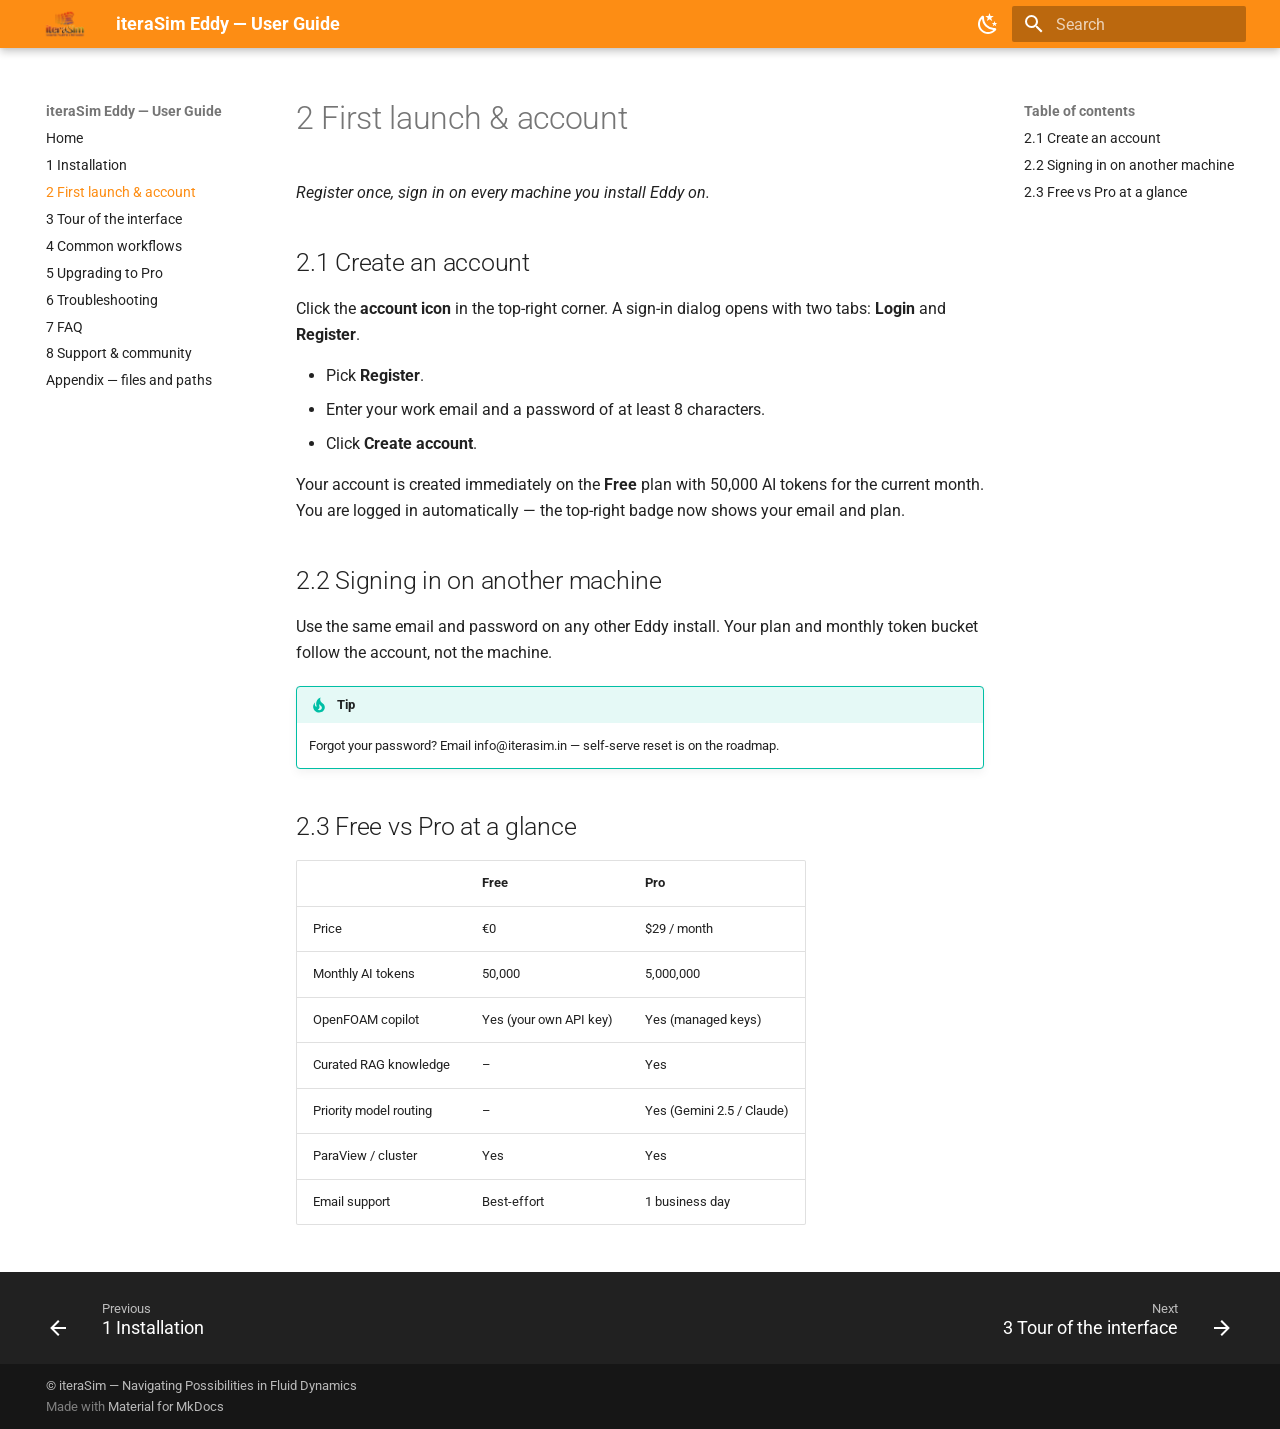
<file: first-launch-account/index.html>
<!DOCTYPE html><html lang="en" class="no-js"><head>
    
      <meta charset="utf-8">
      <meta name="viewport" content="width=device-width,initial-scale=1">
      
        <meta name="description" content="End-user guide for iteraSim Eddy, the AI copilot for OpenFOAM CFD.">
      
      
        <meta name="author" content="iteraSim">
      
      
        <link rel="canonical" href="https://docs.iterasim.in/first-launch-account/">
      
      
        <link rel="prev" href="../installation/">
      
      
        <link rel="next" href="../tour-of-the-interface/">
      
      
        
      
      
      <link rel="icon" href="../logo.png">
      <meta name="generator" content="mkdocs-1.6.1, mkdocs-material-9.8.0">
    
    
      
        <title>2 First launch &amp; account - iteraSim Eddy — User Guide</title>
      
    
    
      <link rel="stylesheet" href="../assets/stylesheets/main.57a0d79d.min.css">
      
        
        <link rel="stylesheet" href="../assets/stylesheets/palette.fb2fffe2.min.css">
      
      


    
    
      
    
    
      
        
        
        <link rel="preconnect" href="https://fonts.gstatic.com" crossorigin="">
        <link rel="stylesheet" href="https://fonts.googleapis.com/css?family=Roboto:300,300i,400,400i,700,700i%7CRoboto+Mono:400,400i,700,700i&amp;display=fallback">
        <style>:root{--md-text-font:"Roboto";--md-code-font:"Roboto Mono"}</style>
      
    
    
      <link rel="stylesheet" href="../stylesheets/brand.css">
    
    <script>__md_scope=new URL("..",location),__md_hash=e=>[...e].reduce(((e,_)=>(e<<5)-e+_.charCodeAt(0)),0),__md_get=(e,_=localStorage,t=__md_scope)=>JSON.parse(_.getItem(t.pathname+"."+e)),__md_set=(e,_,t=localStorage,a=__md_scope)=>{try{t.setItem(a.pathname+"."+e,JSON.stringify(_))}catch(e){}}</script>
    
      

    
    
  <link href="../assets/stylesheets/glightbox.min.css" rel="stylesheet"><script src="../assets/javascripts/glightbox.min.js"></script><style id="glightbox-style">
            html.glightbox-open { overflow: initial; height: 100%; }
            .gslide-title { margin-top: 0px; user-select: text; }
            .gslide-desc { color: #666; user-select: text; }
            .gslide-image img { background: white; }
            .gscrollbar-fixer { padding-right: 15px; }
            .gdesc-inner { font-size: 0.75rem; }
            body[data-md-color-scheme="slate"] .gdesc-inner { background: var(--md-default-bg-color); }
            body[data-md-color-scheme="slate"] .gslide-title { color: var(--md-default-fg-color); }
            body[data-md-color-scheme="slate"] .gslide-desc { color: var(--md-default-fg-color); }
        </style></head>
  
  
    
    
      
    
    
    
    
    <body dir="ltr" data-md-color-scheme="default" data-md-color-primary="custom" data-md-color-accent="custom">
  
    
    <input class="md-toggle" data-md-toggle="drawer" type="checkbox" id="__drawer" autocomplete="off">
    <input class="md-toggle" data-md-toggle="search" type="checkbox" id="__search" autocomplete="off">
    <label class="md-overlay" for="__drawer"></label>
    <div data-md-component="skip">
      
        
        <a href="#2-first-launch-account" class="md-skip">
          Skip to content
        </a>
      
    </div>
    <div data-md-component="announce">
      
    </div>
    
    
      

  

<header class="md-header md-header--shadow" data-md-component="header">
  <nav class="md-header__inner md-grid" aria-label="Header">
    <a href=".." title="iteraSim Eddy — User Guide" class="md-header__button md-logo" aria-label="iteraSim Eddy — User Guide" data-md-component="logo">
      
  <img src="../logo.png" alt="logo">

    </a>
    <label class="md-header__button md-icon" for="__drawer">
      
      <svg xmlns="http://www.w3.org/2000/svg" viewBox="0 0 24 24"><path d="M3 6h18v2H3zm0 5h18v2H3zm0 5h18v2H3z"></path></svg>
    </label>
    <div class="md-header__title" data-md-component="header-title">
      <div class="md-header__ellipsis">
        <div class="md-header__topic">
          <span class="md-ellipsis">
            iteraSim Eddy — User Guide
          </span>
        </div>
        <div class="md-header__topic" data-md-component="header-topic">
          <span class="md-ellipsis">
            
              2 First launch &amp; account
            
          </span>
        </div>
      </div>
    </div>
    
      
        <form class="md-header__option" data-md-component="palette">
  
    
    
    
    <input class="md-option" data-md-color-media="(prefers-color-scheme: light)" data-md-color-scheme="default" data-md-color-primary="custom" data-md-color-accent="custom" aria-label="Switch to dark mode" type="radio" name="__palette" id="__palette_0">
    
      <label class="md-header__button md-icon" title="Switch to dark mode" for="__palette_1" hidden="">
        <svg xmlns="http://www.w3.org/2000/svg" viewBox="0 0 24 24"><path d="m17.75 4.09-2.53 1.94.91 3.06-2.63-1.81-2.63 1.81.91-3.06-2.53-1.94L12.44 4l1.06-3 1.06 3zm3.5 6.91-1.64 1.25.59 1.98-1.7-1.17-1.7 1.17.59-1.98L15.75 11l2.06-.05L18.5 9l.69 1.95zm-2.28 4.95c.83-.08 1.72 1.1 1.19 1.85-.32.45-.66.87-1.08 1.27C15.17 23 8.84 23 4.94 19.07c-3.91-3.9-3.91-10.24 0-14.14.4-.4.82-.76 1.27-1.08.75-.53 1.93.36 1.85 1.19-.27 2.86.69 5.83 2.89 8.02a9.96 9.96 0 0 0 8.02 2.89m-1.64 2.02a12.08 12.08 0 0 1-7.8-3.47c-2.17-2.19-3.33-5-3.49-7.82-2.81 3.14-2.7 7.96.31 10.98 3.02 3.01 7.84 3.12 10.98.31"></path></svg>
      </label>
    
  
    
    
    
    <input class="md-option" data-md-color-media="(prefers-color-scheme: dark)" data-md-color-scheme="slate" data-md-color-primary="custom" data-md-color-accent="custom" aria-label="Switch to light mode" type="radio" name="__palette" id="__palette_1">
    
      <label class="md-header__button md-icon" title="Switch to light mode" for="__palette_0" hidden="">
        <svg xmlns="http://www.w3.org/2000/svg" viewBox="0 0 24 24"><path d="M12 7a5 5 0 0 1 5 5 5 5 0 0 1-5 5 5 5 0 0 1-5-5 5 5 0 0 1 5-5m0 2a3 3 0 0 0-3 3 3 3 0 0 0 3 3 3 3 0 0 0 3-3 3 3 0 0 0-3-3m0-7 2.39 3.42C13.65 5.15 12.84 5 12 5s-1.65.15-2.39.42zM3.34 7l4.16-.35A7.2 7.2 0 0 0 5.94 8.5c-.44.74-.69 1.5-.83 2.29zm.02 10 1.76-3.77a7.131 7.131 0 0 0 2.38 4.14zM20.65 7l-1.77 3.79a7.02 7.02 0 0 0-2.38-4.15zm-.01 10-4.14.36c.59-.51 1.12-1.14 1.54-1.86.42-.73.69-1.5.83-2.29zM12 22l-2.41-3.44c.74.27 1.55.44 2.41.44.82 0 1.63-.17 2.37-.44z"></path></svg>
      </label>
    
  
</form>
      
    
    
      <script>var palette=__md_get("__palette");if(palette&&palette.color){if("(prefers-color-scheme)"===palette.color.media){var media=matchMedia("(prefers-color-scheme: light)"),input=document.querySelector(media.matches?"[data-md-color-media='(prefers-color-scheme: light)']":"[data-md-color-media='(prefers-color-scheme: dark)']");palette.color.media=input.getAttribute("data-md-color-media"),palette.color.scheme=input.getAttribute("data-md-color-scheme"),palette.color.primary=input.getAttribute("data-md-color-primary"),palette.color.accent=input.getAttribute("data-md-color-accent")}for(var[key,value]of Object.entries(palette.color))document.body.setAttribute("data-md-color-"+key,value)}</script>
    
    
    
      
      
        <label class="md-header__button md-icon" for="__search">
          
          <svg xmlns="http://www.w3.org/2000/svg" viewBox="0 0 24 24"><path d="M9.5 3A6.5 6.5 0 0 1 16 9.5c0 1.61-.59 3.09-1.56 4.23l.27.27h.79l5 5-1.5 1.5-5-5v-.79l-.27-.27A6.52 6.52 0 0 1 9.5 16 6.5 6.5 0 0 1 3 9.5 6.5 6.5 0 0 1 9.5 3m0 2C7 5 5 7 5 9.5S7 14 9.5 14 14 12 14 9.5 12 5 9.5 5"></path></svg>
        </label>
        <div class="md-search" data-md-component="search" role="dialog">
  <label class="md-search__overlay" for="__search"></label>
  <div class="md-search__inner" role="search">
    <form class="md-search__form" name="search">
      <input type="text" class="md-search__input" name="query" aria-label="Search" placeholder="Search" autocapitalize="off" autocorrect="off" autocomplete="off" spellcheck="false" data-md-component="search-query" required="">
      <label class="md-search__icon md-icon" for="__search">
        
        <svg xmlns="http://www.w3.org/2000/svg" viewBox="0 0 24 24"><path d="M9.5 3A6.5 6.5 0 0 1 16 9.5c0 1.61-.59 3.09-1.56 4.23l.27.27h.79l5 5-1.5 1.5-5-5v-.79l-.27-.27A6.52 6.52 0 0 1 9.5 16 6.5 6.5 0 0 1 3 9.5 6.5 6.5 0 0 1 9.5 3m0 2C7 5 5 7 5 9.5S7 14 9.5 14 14 12 14 9.5 12 5 9.5 5"></path></svg>
        
        <svg xmlns="http://www.w3.org/2000/svg" viewBox="0 0 24 24"><path d="M20 11v2H8l5.5 5.5-1.42 1.42L4.16 12l7.92-7.92L13.5 5.5 8 11z"></path></svg>
      </label>
      <nav class="md-search__options" aria-label="Search">
        
          <a href="javascript:void(0)" class="md-search__icon md-icon" title="Share" aria-label="Share" data-clipboard="" data-clipboard-text="" data-md-component="search-share" tabindex="-1">
            
            <svg xmlns="http://www.w3.org/2000/svg" viewBox="0 0 24 24"><path d="M18 16.08c-.76 0-1.44.3-1.96.77L8.91 12.7c.05-.23.09-.46.09-.7s-.04-.47-.09-.7l7.05-4.11c.54.5 1.25.81 2.04.81a3 3 0 0 0 3-3 3 3 0 0 0-3-3 3 3 0 0 0-3 3c0 .24.04.47.09.7L8.04 9.81C7.5 9.31 6.79 9 6 9a3 3 0 0 0-3 3 3 3 0 0 0 3 3c.79 0 1.5-.31 2.04-.81l7.12 4.15c-.05.21-.08.43-.08.66 0 1.61 1.31 2.91 2.92 2.91s2.92-1.3 2.92-2.91A2.92 2.92 0 0 0 18 16.08"></path></svg>
          </a>
        
        <button type="reset" class="md-search__icon md-icon" title="Clear" aria-label="Clear" tabindex="-1">
          
          <svg xmlns="http://www.w3.org/2000/svg" viewBox="0 0 24 24"><path d="M19 6.41 17.59 5 12 10.59 6.41 5 5 6.41 10.59 12 5 17.59 6.41 19 12 13.41 17.59 19 19 17.59 13.41 12z"></path></svg>
        </button>
      </nav>
      
        <div class="md-search__suggest" data-md-component="search-suggest"></div>
      
    </form>
    <div class="md-search__output">
      <div class="md-search__scrollwrap" tabindex="0" data-md-scrollfix="">
        <div class="md-search-result" data-md-component="search-result">
          <div class="md-search-result__meta">
            Initializing search
          </div>
          <ol class="md-search-result__list" role="presentation"></ol>
        </div>
      </div>
    </div>
  </div>
</div>
      
    
    
  </nav>
  
</header>
    
    <div class="md-container" data-md-component="container">
      
      
        
          
        
      
      <main class="md-main" data-md-component="main">
        <div class="md-main__inner md-grid">
          
            
              
              <div class="md-sidebar md-sidebar--primary" data-md-component="sidebar" data-md-type="navigation">
                <div class="md-sidebar__scrollwrap">
                  <div class="md-sidebar__inner">
                    



<nav class="md-nav md-nav--primary" aria-label="Navigation" data-md-level="0">
  <label class="md-nav__title" for="__drawer">
    <a href=".." title="iteraSim Eddy — User Guide" class="md-nav__button md-logo" aria-label="iteraSim Eddy — User Guide" data-md-component="logo">
      
  <img src="../logo.png" alt="logo">

    </a>
    iteraSim Eddy — User Guide
  </label>
  
  <ul class="md-nav__list" data-md-scrollfix="">
    
      
      
  
  
  
  
    <li class="md-nav__item">
      <a href=".." class="md-nav__link">
        
  
  
  <span class="md-ellipsis">
    
  
    Home
  

    
  </span>
  
  

      </a>
    </li>
  

    
      
      
  
  
  
  
    <li class="md-nav__item">
      <a href="../installation/" class="md-nav__link">
        
  
  
  <span class="md-ellipsis">
    
  
    1 Installation
  

    
  </span>
  
  

      </a>
    </li>
  

    
      
      
  
  
    
  
  
  
    <li class="md-nav__item md-nav__item--active">
      
      <input class="md-nav__toggle md-toggle" type="checkbox" id="__toc">
      
      
        
      
      
        <label class="md-nav__link md-nav__link--active" for="__toc">
          
  
  
  <span class="md-ellipsis">
    
  
    2 First launch &amp; account
  

    
  </span>
  
  

          <span class="md-nav__icon md-icon"></span>
        </label>
      
      <a href="./" class="md-nav__link md-nav__link--active">
        
  
  
  <span class="md-ellipsis">
    
  
    2 First launch &amp; account
  

    
  </span>
  
  

      </a>
      
        

<nav class="md-nav md-nav--secondary" aria-label="Table of contents">
  
  
  
    
  
  
    <label class="md-nav__title" for="__toc">
      <span class="md-nav__icon md-icon"></span>
      Table of contents
    </label>
    <ul class="md-nav__list" data-md-component="toc" data-md-scrollfix="">
      
        <li class="md-nav__item">
  <a href="#21-create-an-account" class="md-nav__link">
    <span class="md-ellipsis">
      
        2.1 Create an account
      
    </span>
  </a>
  
</li>
      
        <li class="md-nav__item">
  <a href="#22-signing-in-on-another-machine" class="md-nav__link">
    <span class="md-ellipsis">
      
        2.2 Signing in on another machine
      
    </span>
  </a>
  
</li>
      
        <li class="md-nav__item">
  <a href="#23-free-vs-pro-at-a-glance" class="md-nav__link">
    <span class="md-ellipsis">
      
        2.3 Free vs Pro at a glance
      
    </span>
  </a>
  
</li>
      
    </ul>
  
</nav>
      
    </li>
  

    
      
      
  
  
  
  
    <li class="md-nav__item">
      <a href="../tour-of-the-interface/" class="md-nav__link">
        
  
  
  <span class="md-ellipsis">
    
  
    3 Tour of the interface
  

    
  </span>
  
  

      </a>
    </li>
  

    
      
      
  
  
  
  
    <li class="md-nav__item">
      <a href="../common-workflows/" class="md-nav__link">
        
  
  
  <span class="md-ellipsis">
    
  
    4 Common workflows
  

    
  </span>
  
  

      </a>
    </li>
  

    
      
      
  
  
  
  
    <li class="md-nav__item">
      <a href="../upgrading-to-pro/" class="md-nav__link">
        
  
  
  <span class="md-ellipsis">
    
  
    5 Upgrading to Pro
  

    
  </span>
  
  

      </a>
    </li>
  

    
      
      
  
  
  
  
    <li class="md-nav__item">
      <a href="../troubleshooting/" class="md-nav__link">
        
  
  
  <span class="md-ellipsis">
    
  
    6 Troubleshooting
  

    
  </span>
  
  

      </a>
    </li>
  

    
      
      
  
  
  
  
    <li class="md-nav__item">
      <a href="../frequently-asked-questions/" class="md-nav__link">
        
  
  
  <span class="md-ellipsis">
    
  
    7 FAQ
  

    
  </span>
  
  

      </a>
    </li>
  

    
      
      
  
  
  
  
    <li class="md-nav__item">
      <a href="../support-community/" class="md-nav__link">
        
  
  
  <span class="md-ellipsis">
    
  
    8 Support &amp; community
  

    
  </span>
  
  

      </a>
    </li>
  

    
      
      
  
  
  
  
    <li class="md-nav__item">
      <a href="../appendix-files-and-paths/" class="md-nav__link">
        
  
  
  <span class="md-ellipsis">
    
  
    Appendix — files and paths
  

    
  </span>
  
  

      </a>
    </li>
  

    
  </ul>
</nav>
                  </div>
                </div>
              </div>
            
            
              
              <div class="md-sidebar md-sidebar--secondary" data-md-component="sidebar" data-md-type="toc">
                <div class="md-sidebar__scrollwrap">
                  <div class="md-sidebar__inner">
                    

<nav class="md-nav md-nav--secondary" aria-label="Table of contents">
  
  
  
    
  
  
    <label class="md-nav__title" for="__toc">
      <span class="md-nav__icon md-icon"></span>
      Table of contents
    </label>
    <ul class="md-nav__list" data-md-component="toc" data-md-scrollfix="">
      
        <li class="md-nav__item">
  <a href="#21-create-an-account" class="md-nav__link">
    <span class="md-ellipsis">
      
        2.1 Create an account
      
    </span>
  </a>
  
</li>
      
        <li class="md-nav__item">
  <a href="#22-signing-in-on-another-machine" class="md-nav__link">
    <span class="md-ellipsis">
      
        2.2 Signing in on another machine
      
    </span>
  </a>
  
</li>
      
        <li class="md-nav__item">
  <a href="#23-free-vs-pro-at-a-glance" class="md-nav__link">
    <span class="md-ellipsis">
      
        2.3 Free vs Pro at a glance
      
    </span>
  </a>
  
</li>
      
    </ul>
  
</nav>
                  </div>
                </div>
              </div>
            
          
          
            <div class="md-content" data-md-component="content">
              
              <article class="md-content__inner md-typeset">
                
                  



<h1 id="2-first-launch-account">2 First launch &amp; account<a class="headerlink" href="#2-first-launch-account" title="Permanent link">¶</a></h1>
<p><em>Register once, sign in on every machine you install Eddy on.</em></p>
<h2 id="21-create-an-account">2.1 Create an account<a class="headerlink" href="#21-create-an-account" title="Permanent link">¶</a></h2>
<p>Click the <strong>account icon</strong> in the top-right corner. A sign-in dialog opens with two tabs: <strong>Login</strong> and <strong>Register</strong>.</p>
<ul>
<li>Pick <strong>Register</strong>.</li>
<li>Enter your work email and a password of at least 8 characters.</li>
<li>Click <strong>Create account</strong>.</li>
</ul>
<p>Your account is created immediately on the <strong>Free</strong> plan with 50,000 AI tokens for the current month. You are logged in automatically — the top-right badge now shows your email and plan.</p>
<h2 id="22-signing-in-on-another-machine">2.2 Signing in on another machine<a class="headerlink" href="#22-signing-in-on-another-machine" title="Permanent link">¶</a></h2>
<p>Use the same email and password on any other Eddy install. Your plan and monthly token bucket follow the account, not the machine.</p>
<div class="admonition tip">
<p class="admonition-title">Tip</p>
<p>Forgot your password? Email info@iterasim.in — self-serve reset is on the roadmap.</p>
</div>
<h2 id="23-free-vs-pro-at-a-glance">2.3 Free vs Pro at a glance<a class="headerlink" href="#23-free-vs-pro-at-a-glance" title="Permanent link">¶</a></h2>
<table>
<thead>
<tr>
<th></th>
<th>Free</th>
<th>Pro</th>
</tr>
</thead>
<tbody>
<tr>
<td>Price</td>
<td>€0</td>
<td>$29 / month</td>
</tr>
<tr>
<td>Monthly AI tokens</td>
<td>50,000</td>
<td>5,000,000</td>
</tr>
<tr>
<td>OpenFOAM copilot</td>
<td>Yes (your own API key)</td>
<td>Yes (managed keys)</td>
</tr>
<tr>
<td>Curated RAG knowledge</td>
<td>–</td>
<td>Yes</td>
</tr>
<tr>
<td>Priority model routing</td>
<td>–</td>
<td>Yes (Gemini 2.5 / Claude)</td>
</tr>
<tr>
<td>ParaView / cluster</td>
<td>Yes</td>
<td>Yes</td>
</tr>
<tr>
<td>Email support</td>
<td>Best-effort</td>
<td>1 business day</td>
</tr>
</tbody>
</table>












                
              </article>
            </div>
          
          
<script>var target=document.getElementById(location.hash.slice(1));target&&target.name&&(target.checked=target.name.startsWith("__tabbed_"))</script>
        </div>
        
          <button type="button" class="md-top md-icon" data-md-component="top" hidden="">
  
  <svg xmlns="http://www.w3.org/2000/svg" viewBox="0 0 24 24"><path d="M13 20h-2V8l-5.5 5.5-1.42-1.42L12 4.16l7.92 7.92-1.42 1.42L13 8z"></path></svg>
  Back to top
</button>
        
      </main>
      
        <footer class="md-footer">
  
    
      
      <nav class="md-footer__inner md-grid" aria-label="Footer">
        
          
          <a href="../installation/" class="md-footer__link md-footer__link--prev" aria-label="Previous: 1 Installation">
            <div class="md-footer__button md-icon">
              
              <svg xmlns="http://www.w3.org/2000/svg" viewBox="0 0 24 24"><path d="M20 11v2H8l5.5 5.5-1.42 1.42L4.16 12l7.92-7.92L13.5 5.5 8 11z"></path></svg>
            </div>
            <div class="md-footer__title">
              <span class="md-footer__direction">
                Previous
              </span>
              <div class="md-ellipsis">
                1 Installation
              </div>
            </div>
          </a>
        
        
          
          <a href="../tour-of-the-interface/" class="md-footer__link md-footer__link--next" aria-label="Next: 3 Tour of the interface">
            <div class="md-footer__title">
              <span class="md-footer__direction">
                Next
              </span>
              <div class="md-ellipsis">
                3 Tour of the interface
              </div>
            </div>
            <div class="md-footer__button md-icon">
              
              <svg xmlns="http://www.w3.org/2000/svg" viewBox="0 0 24 24"><path d="M4 11v2h12l-5.5 5.5 1.42 1.42L19.84 12l-7.92-7.92L10.5 5.5 16 11z"></path></svg>
            </div>
          </a>
        
      </nav>
    
  
  <div class="md-footer-meta md-typeset">
    <div class="md-footer-meta__inner md-grid">
      <div class="md-copyright">
  
    <div class="md-copyright__highlight">
      © iteraSim — Navigating Possibilities in Fluid Dynamics
    </div>
  
  
    Made with
    <a href="https://squidfunk.github.io/mkdocs-material/" target="_blank" rel="noopener">
      Material for MkDocs
    </a>
  
</div>
      
    </div>
  </div>
</footer>
      
    </div>
    <div class="md-dialog" data-md-component="dialog">
      <div class="md-dialog__inner md-typeset"></div>
    </div>
    
    
    
      
      
      <script id="__config" type="application/json">{"annotate": null, "base": "..", "features": ["navigation.instant", "navigation.tracking", "navigation.sections", "navigation.top", "navigation.footer", "toc.follow", "search.suggest", "search.highlight", "search.share", "content.code.copy"], "search": "../assets/javascripts/workers/search.a7633da7.min.js", "tags": null, "translations": {"clipboard.copied": "Copied to clipboard", "clipboard.copy": "Copy to clipboard", "search.result.more.one": "1 more on this page", "search.result.more.other": "# more on this page", "search.result.none": "No matching documents", "search.result.one": "1 matching document", "search.result.other": "# matching documents", "search.result.placeholder": "Type to start searching", "search.result.term.missing": "Missing", "select.version": "Select version"}, "version": null}</script>
    
    
      <script src="../assets/javascripts/bundle.c21346df.min.js"></script>
      
        <script src="../javascripts/os-detect.js"></script>
      
    
  
<script id="init-glightbox">const lightbox = GLightbox({"touchNavigation": true, "loop": false, "zoomable": true, "draggable": true, "openEffect": "zoom", "closeEffect": "zoom", "slideEffect": "slide"});
document$.subscribe(()=>{ lightbox.reload(); });
</script></body></html>
</file>
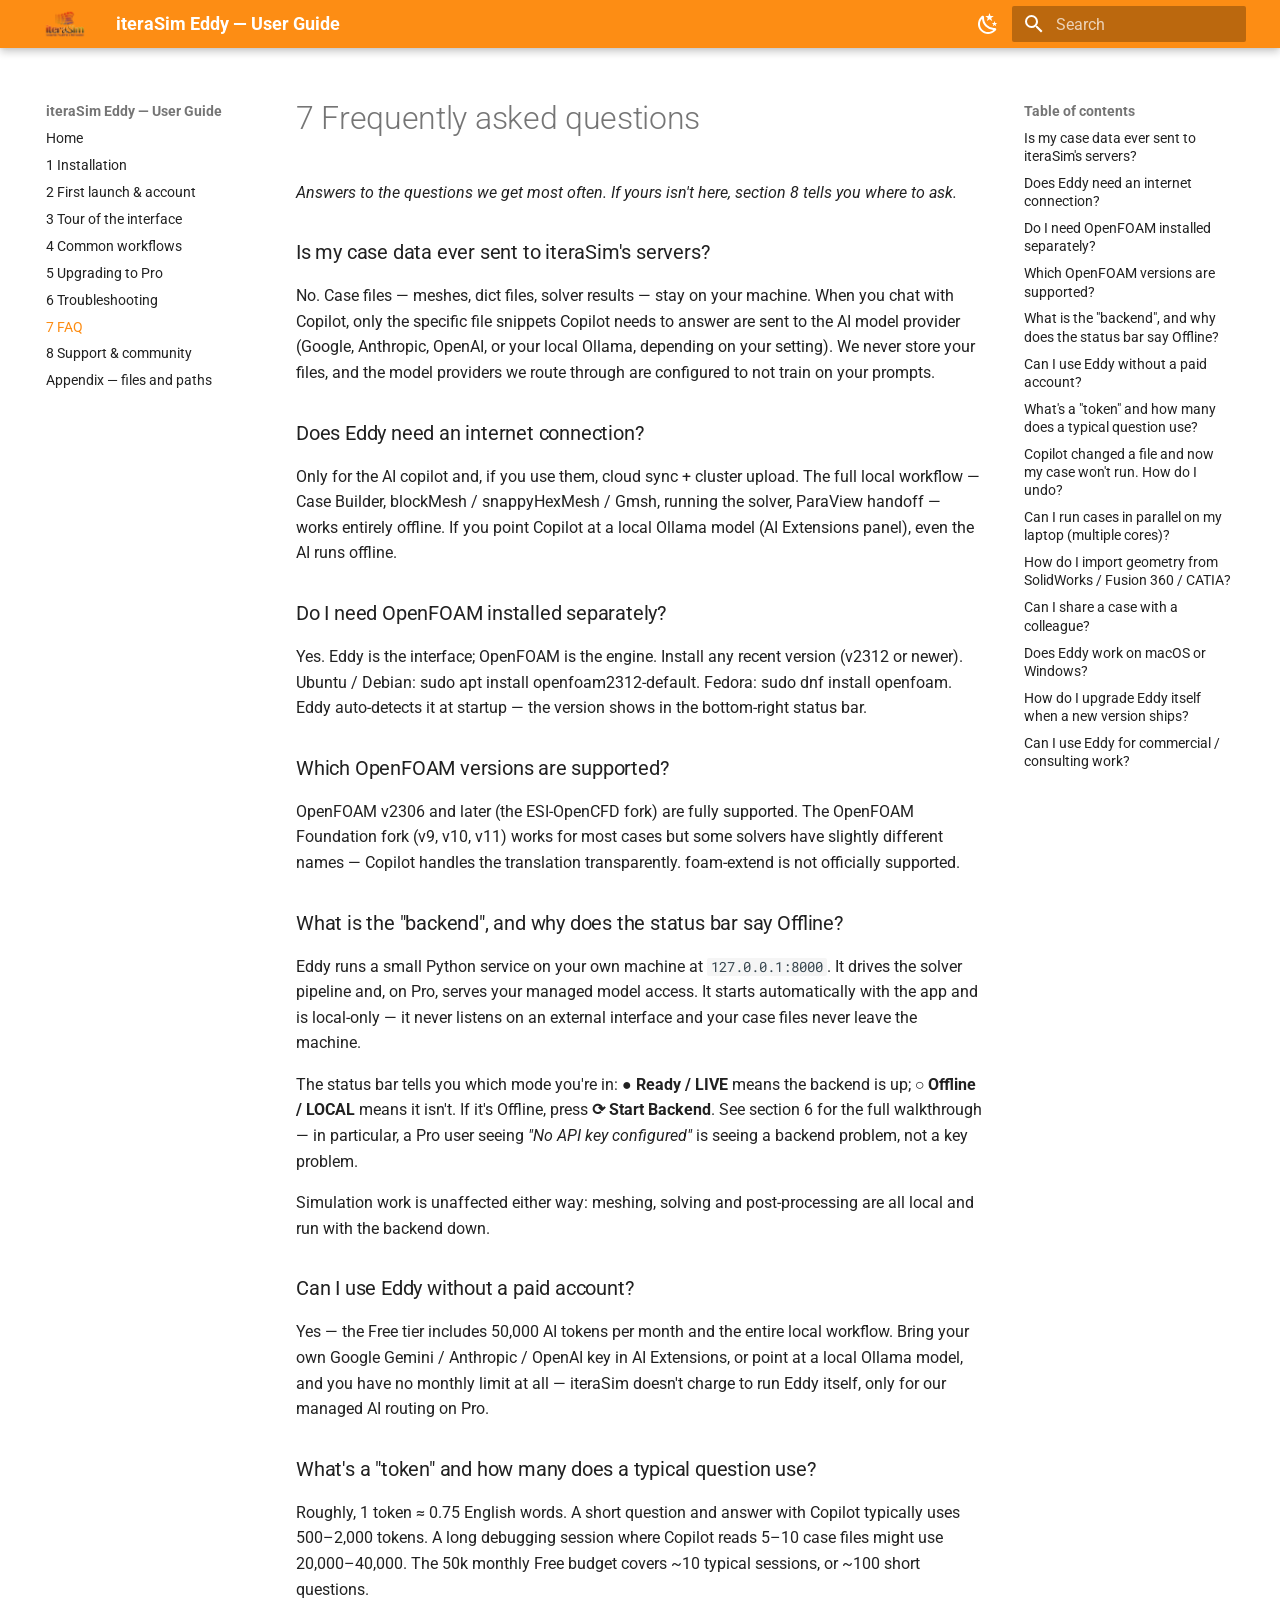
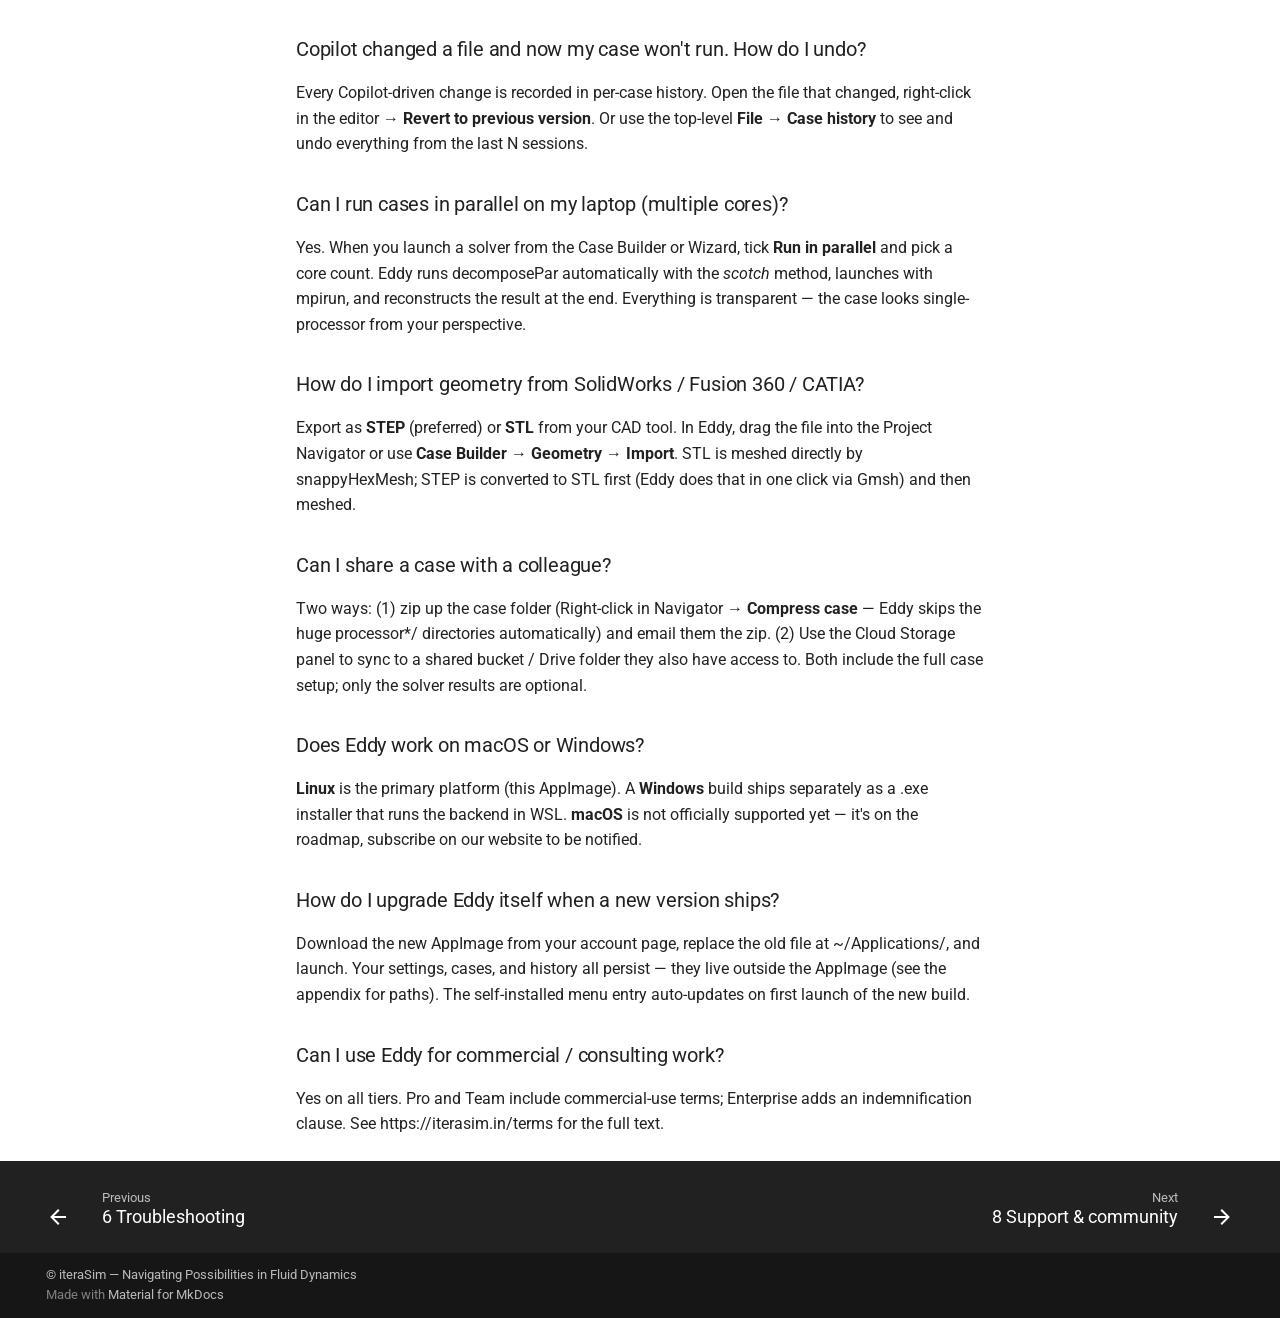
<file: frequently-asked-questions/index.html>
<!DOCTYPE html><html lang="en" class="no-js"><head>
    
      <meta charset="utf-8">
      <meta name="viewport" content="width=device-width,initial-scale=1">
      
        <meta name="description" content="End-user guide for iteraSim Eddy, the AI copilot for OpenFOAM CFD.">
      
      
        <meta name="author" content="iteraSim">
      
      
        <link rel="canonical" href="https://docs.iterasim.in/frequently-asked-questions/">
      
      
        <link rel="prev" href="../troubleshooting/">
      
      
        <link rel="next" href="../support-community/">
      
      
        
      
      
      <link rel="icon" href="../logo.png">
      <meta name="generator" content="mkdocs-1.6.1, mkdocs-material-9.8.0">
    
    
      
        <title>7 FAQ - iteraSim Eddy — User Guide</title>
      
    
    
      <link rel="stylesheet" href="../assets/stylesheets/main.57a0d79d.min.css">
      
        
        <link rel="stylesheet" href="../assets/stylesheets/palette.fb2fffe2.min.css">
      
      


    
    
      
    
    
      
        
        
        <link rel="preconnect" href="https://fonts.gstatic.com" crossorigin="">
        <link rel="stylesheet" href="https://fonts.googleapis.com/css?family=Roboto:300,300i,400,400i,700,700i%7CRoboto+Mono:400,400i,700,700i&amp;display=fallback">
        <style>:root{--md-text-font:"Roboto";--md-code-font:"Roboto Mono"}</style>
      
    
    
      <link rel="stylesheet" href="../stylesheets/brand.css">
    
    <script>__md_scope=new URL("..",location),__md_hash=e=>[...e].reduce(((e,_)=>(e<<5)-e+_.charCodeAt(0)),0),__md_get=(e,_=localStorage,t=__md_scope)=>JSON.parse(_.getItem(t.pathname+"."+e)),__md_set=(e,_,t=localStorage,a=__md_scope)=>{try{t.setItem(a.pathname+"."+e,JSON.stringify(_))}catch(e){}}</script>
    
      

    
    
  <link href="../assets/stylesheets/glightbox.min.css" rel="stylesheet"><script src="../assets/javascripts/glightbox.min.js"></script><style id="glightbox-style">
            html.glightbox-open { overflow: initial; height: 100%; }
            .gslide-title { margin-top: 0px; user-select: text; }
            .gslide-desc { color: #666; user-select: text; }
            .gslide-image img { background: white; }
            .gscrollbar-fixer { padding-right: 15px; }
            .gdesc-inner { font-size: 0.75rem; }
            body[data-md-color-scheme="slate"] .gdesc-inner { background: var(--md-default-bg-color); }
            body[data-md-color-scheme="slate"] .gslide-title { color: var(--md-default-fg-color); }
            body[data-md-color-scheme="slate"] .gslide-desc { color: var(--md-default-fg-color); }
        </style></head>
  
  
    
    
      
    
    
    
    
    <body dir="ltr" data-md-color-scheme="default" data-md-color-primary="custom" data-md-color-accent="custom">
  
    
    <input class="md-toggle" data-md-toggle="drawer" type="checkbox" id="__drawer" autocomplete="off">
    <input class="md-toggle" data-md-toggle="search" type="checkbox" id="__search" autocomplete="off">
    <label class="md-overlay" for="__drawer"></label>
    <div data-md-component="skip">
      
        
        <a href="#7-frequently-asked-questions" class="md-skip">
          Skip to content
        </a>
      
    </div>
    <div data-md-component="announce">
      
    </div>
    
    
      

  

<header class="md-header md-header--shadow" data-md-component="header">
  <nav class="md-header__inner md-grid" aria-label="Header">
    <a href=".." title="iteraSim Eddy — User Guide" class="md-header__button md-logo" aria-label="iteraSim Eddy — User Guide" data-md-component="logo">
      
  <img src="../logo.png" alt="logo">

    </a>
    <label class="md-header__button md-icon" for="__drawer">
      
      <svg xmlns="http://www.w3.org/2000/svg" viewBox="0 0 24 24"><path d="M3 6h18v2H3zm0 5h18v2H3zm0 5h18v2H3z"></path></svg>
    </label>
    <div class="md-header__title" data-md-component="header-title">
      <div class="md-header__ellipsis">
        <div class="md-header__topic">
          <span class="md-ellipsis">
            iteraSim Eddy — User Guide
          </span>
        </div>
        <div class="md-header__topic" data-md-component="header-topic">
          <span class="md-ellipsis">
            
              7 FAQ
            
          </span>
        </div>
      </div>
    </div>
    
      
        <form class="md-header__option" data-md-component="palette">
  
    
    
    
    <input class="md-option" data-md-color-media="(prefers-color-scheme: light)" data-md-color-scheme="default" data-md-color-primary="custom" data-md-color-accent="custom" aria-label="Switch to dark mode" type="radio" name="__palette" id="__palette_0">
    
      <label class="md-header__button md-icon" title="Switch to dark mode" for="__palette_1" hidden="">
        <svg xmlns="http://www.w3.org/2000/svg" viewBox="0 0 24 24"><path d="m17.75 4.09-2.53 1.94.91 3.06-2.63-1.81-2.63 1.81.91-3.06-2.53-1.94L12.44 4l1.06-3 1.06 3zm3.5 6.91-1.64 1.25.59 1.98-1.7-1.17-1.7 1.17.59-1.98L15.75 11l2.06-.05L18.5 9l.69 1.95zm-2.28 4.95c.83-.08 1.72 1.1 1.19 1.85-.32.45-.66.87-1.08 1.27C15.17 23 8.84 23 4.94 19.07c-3.91-3.9-3.91-10.24 0-14.14.4-.4.82-.76 1.27-1.08.75-.53 1.93.36 1.85 1.19-.27 2.86.69 5.83 2.89 8.02a9.96 9.96 0 0 0 8.02 2.89m-1.64 2.02a12.08 12.08 0 0 1-7.8-3.47c-2.17-2.19-3.33-5-3.49-7.82-2.81 3.14-2.7 7.96.31 10.98 3.02 3.01 7.84 3.12 10.98.31"></path></svg>
      </label>
    
  
    
    
    
    <input class="md-option" data-md-color-media="(prefers-color-scheme: dark)" data-md-color-scheme="slate" data-md-color-primary="custom" data-md-color-accent="custom" aria-label="Switch to light mode" type="radio" name="__palette" id="__palette_1">
    
      <label class="md-header__button md-icon" title="Switch to light mode" for="__palette_0" hidden="">
        <svg xmlns="http://www.w3.org/2000/svg" viewBox="0 0 24 24"><path d="M12 7a5 5 0 0 1 5 5 5 5 0 0 1-5 5 5 5 0 0 1-5-5 5 5 0 0 1 5-5m0 2a3 3 0 0 0-3 3 3 3 0 0 0 3 3 3 3 0 0 0 3-3 3 3 0 0 0-3-3m0-7 2.39 3.42C13.65 5.15 12.84 5 12 5s-1.65.15-2.39.42zM3.34 7l4.16-.35A7.2 7.2 0 0 0 5.94 8.5c-.44.74-.69 1.5-.83 2.29zm.02 10 1.76-3.77a7.131 7.131 0 0 0 2.38 4.14zM20.65 7l-1.77 3.79a7.02 7.02 0 0 0-2.38-4.15zm-.01 10-4.14.36c.59-.51 1.12-1.14 1.54-1.86.42-.73.69-1.5.83-2.29zM12 22l-2.41-3.44c.74.27 1.55.44 2.41.44.82 0 1.63-.17 2.37-.44z"></path></svg>
      </label>
    
  
</form>
      
    
    
      <script>var palette=__md_get("__palette");if(palette&&palette.color){if("(prefers-color-scheme)"===palette.color.media){var media=matchMedia("(prefers-color-scheme: light)"),input=document.querySelector(media.matches?"[data-md-color-media='(prefers-color-scheme: light)']":"[data-md-color-media='(prefers-color-scheme: dark)']");palette.color.media=input.getAttribute("data-md-color-media"),palette.color.scheme=input.getAttribute("data-md-color-scheme"),palette.color.primary=input.getAttribute("data-md-color-primary"),palette.color.accent=input.getAttribute("data-md-color-accent")}for(var[key,value]of Object.entries(palette.color))document.body.setAttribute("data-md-color-"+key,value)}</script>
    
    
    
      
      
        <label class="md-header__button md-icon" for="__search">
          
          <svg xmlns="http://www.w3.org/2000/svg" viewBox="0 0 24 24"><path d="M9.5 3A6.5 6.5 0 0 1 16 9.5c0 1.61-.59 3.09-1.56 4.23l.27.27h.79l5 5-1.5 1.5-5-5v-.79l-.27-.27A6.52 6.52 0 0 1 9.5 16 6.5 6.5 0 0 1 3 9.5 6.5 6.5 0 0 1 9.5 3m0 2C7 5 5 7 5 9.5S7 14 9.5 14 14 12 14 9.5 12 5 9.5 5"></path></svg>
        </label>
        <div class="md-search" data-md-component="search" role="dialog">
  <label class="md-search__overlay" for="__search"></label>
  <div class="md-search__inner" role="search">
    <form class="md-search__form" name="search">
      <input type="text" class="md-search__input" name="query" aria-label="Search" placeholder="Search" autocapitalize="off" autocorrect="off" autocomplete="off" spellcheck="false" data-md-component="search-query" required="">
      <label class="md-search__icon md-icon" for="__search">
        
        <svg xmlns="http://www.w3.org/2000/svg" viewBox="0 0 24 24"><path d="M9.5 3A6.5 6.5 0 0 1 16 9.5c0 1.61-.59 3.09-1.56 4.23l.27.27h.79l5 5-1.5 1.5-5-5v-.79l-.27-.27A6.52 6.52 0 0 1 9.5 16 6.5 6.5 0 0 1 3 9.5 6.5 6.5 0 0 1 9.5 3m0 2C7 5 5 7 5 9.5S7 14 9.5 14 14 12 14 9.5 12 5 9.5 5"></path></svg>
        
        <svg xmlns="http://www.w3.org/2000/svg" viewBox="0 0 24 24"><path d="M20 11v2H8l5.5 5.5-1.42 1.42L4.16 12l7.92-7.92L13.5 5.5 8 11z"></path></svg>
      </label>
      <nav class="md-search__options" aria-label="Search">
        
          <a href="javascript:void(0)" class="md-search__icon md-icon" title="Share" aria-label="Share" data-clipboard="" data-clipboard-text="" data-md-component="search-share" tabindex="-1">
            
            <svg xmlns="http://www.w3.org/2000/svg" viewBox="0 0 24 24"><path d="M18 16.08c-.76 0-1.44.3-1.96.77L8.91 12.7c.05-.23.09-.46.09-.7s-.04-.47-.09-.7l7.05-4.11c.54.5 1.25.81 2.04.81a3 3 0 0 0 3-3 3 3 0 0 0-3-3 3 3 0 0 0-3 3c0 .24.04.47.09.7L8.04 9.81C7.5 9.31 6.79 9 6 9a3 3 0 0 0-3 3 3 3 0 0 0 3 3c.79 0 1.5-.31 2.04-.81l7.12 4.15c-.05.21-.08.43-.08.66 0 1.61 1.31 2.91 2.92 2.91s2.92-1.3 2.92-2.91A2.92 2.92 0 0 0 18 16.08"></path></svg>
          </a>
        
        <button type="reset" class="md-search__icon md-icon" title="Clear" aria-label="Clear" tabindex="-1">
          
          <svg xmlns="http://www.w3.org/2000/svg" viewBox="0 0 24 24"><path d="M19 6.41 17.59 5 12 10.59 6.41 5 5 6.41 10.59 12 5 17.59 6.41 19 12 13.41 17.59 19 19 17.59 13.41 12z"></path></svg>
        </button>
      </nav>
      
        <div class="md-search__suggest" data-md-component="search-suggest"></div>
      
    </form>
    <div class="md-search__output">
      <div class="md-search__scrollwrap" tabindex="0" data-md-scrollfix="">
        <div class="md-search-result" data-md-component="search-result">
          <div class="md-search-result__meta">
            Initializing search
          </div>
          <ol class="md-search-result__list" role="presentation"></ol>
        </div>
      </div>
    </div>
  </div>
</div>
      
    
    
  </nav>
  
</header>
    
    <div class="md-container" data-md-component="container">
      
      
        
          
        
      
      <main class="md-main" data-md-component="main">
        <div class="md-main__inner md-grid">
          
            
              
              <div class="md-sidebar md-sidebar--primary" data-md-component="sidebar" data-md-type="navigation">
                <div class="md-sidebar__scrollwrap">
                  <div class="md-sidebar__inner">
                    



<nav class="md-nav md-nav--primary" aria-label="Navigation" data-md-level="0">
  <label class="md-nav__title" for="__drawer">
    <a href=".." title="iteraSim Eddy — User Guide" class="md-nav__button md-logo" aria-label="iteraSim Eddy — User Guide" data-md-component="logo">
      
  <img src="../logo.png" alt="logo">

    </a>
    iteraSim Eddy — User Guide
  </label>
  
  <ul class="md-nav__list" data-md-scrollfix="">
    
      
      
  
  
  
  
    <li class="md-nav__item">
      <a href=".." class="md-nav__link">
        
  
  
  <span class="md-ellipsis">
    
  
    Home
  

    
  </span>
  
  

      </a>
    </li>
  

    
      
      
  
  
  
  
    <li class="md-nav__item">
      <a href="../installation/" class="md-nav__link">
        
  
  
  <span class="md-ellipsis">
    
  
    1 Installation
  

    
  </span>
  
  

      </a>
    </li>
  

    
      
      
  
  
  
  
    <li class="md-nav__item">
      <a href="../first-launch-account/" class="md-nav__link">
        
  
  
  <span class="md-ellipsis">
    
  
    2 First launch &amp; account
  

    
  </span>
  
  

      </a>
    </li>
  

    
      
      
  
  
  
  
    <li class="md-nav__item">
      <a href="../tour-of-the-interface/" class="md-nav__link">
        
  
  
  <span class="md-ellipsis">
    
  
    3 Tour of the interface
  

    
  </span>
  
  

      </a>
    </li>
  

    
      
      
  
  
  
  
    <li class="md-nav__item">
      <a href="../common-workflows/" class="md-nav__link">
        
  
  
  <span class="md-ellipsis">
    
  
    4 Common workflows
  

    
  </span>
  
  

      </a>
    </li>
  

    
      
      
  
  
  
  
    <li class="md-nav__item">
      <a href="../upgrading-to-pro/" class="md-nav__link">
        
  
  
  <span class="md-ellipsis">
    
  
    5 Upgrading to Pro
  

    
  </span>
  
  

      </a>
    </li>
  

    
      
      
  
  
  
  
    <li class="md-nav__item">
      <a href="../troubleshooting/" class="md-nav__link">
        
  
  
  <span class="md-ellipsis">
    
  
    6 Troubleshooting
  

    
  </span>
  
  

      </a>
    </li>
  

    
      
      
  
  
    
  
  
  
    <li class="md-nav__item md-nav__item--active">
      
      <input class="md-nav__toggle md-toggle" type="checkbox" id="__toc">
      
      
        
      
      
        <label class="md-nav__link md-nav__link--active" for="__toc">
          
  
  
  <span class="md-ellipsis">
    
  
    7 FAQ
  

    
  </span>
  
  

          <span class="md-nav__icon md-icon"></span>
        </label>
      
      <a href="./" class="md-nav__link md-nav__link--active">
        
  
  
  <span class="md-ellipsis">
    
  
    7 FAQ
  

    
  </span>
  
  

      </a>
      
        

<nav class="md-nav md-nav--secondary" aria-label="Table of contents">
  
  
  
    
  
  
    <label class="md-nav__title" for="__toc">
      <span class="md-nav__icon md-icon"></span>
      Table of contents
    </label>
    <ul class="md-nav__list" data-md-component="toc" data-md-scrollfix="">
      
        <li class="md-nav__item">
  <a href="#is-my-case-data-ever-sent-to-iterasims-servers" class="md-nav__link">
    <span class="md-ellipsis">
      
        Is my case data ever sent to iteraSim's servers?
      
    </span>
  </a>
  
</li>
      
        <li class="md-nav__item">
  <a href="#does-eddy-need-an-internet-connection" class="md-nav__link">
    <span class="md-ellipsis">
      
        Does Eddy need an internet connection?
      
    </span>
  </a>
  
</li>
      
        <li class="md-nav__item">
  <a href="#do-i-need-openfoam-installed-separately" class="md-nav__link">
    <span class="md-ellipsis">
      
        Do I need OpenFOAM installed separately?
      
    </span>
  </a>
  
</li>
      
        <li class="md-nav__item">
  <a href="#which-openfoam-versions-are-supported" class="md-nav__link">
    <span class="md-ellipsis">
      
        Which OpenFOAM versions are supported?
      
    </span>
  </a>
  
</li>
      
        <li class="md-nav__item">
  <a href="#what-is-the-backend-and-why-does-the-status-bar-say-offline" class="md-nav__link">
    <span class="md-ellipsis">
      
        What is the "backend", and why does the status bar say Offline?
      
    </span>
  </a>
  
</li>
      
        <li class="md-nav__item">
  <a href="#can-i-use-eddy-without-a-paid-account" class="md-nav__link">
    <span class="md-ellipsis">
      
        Can I use Eddy without a paid account?
      
    </span>
  </a>
  
</li>
      
        <li class="md-nav__item">
  <a href="#whats-a-token-and-how-many-does-a-typical-question-use" class="md-nav__link">
    <span class="md-ellipsis">
      
        What's a "token" and how many does a typical question use?
      
    </span>
  </a>
  
</li>
      
        <li class="md-nav__item">
  <a href="#copilot-changed-a-file-and-now-my-case-wont-run-how-do-i-undo" class="md-nav__link">
    <span class="md-ellipsis">
      
        Copilot changed a file and now my case won't run. How do I undo?
      
    </span>
  </a>
  
</li>
      
        <li class="md-nav__item">
  <a href="#can-i-run-cases-in-parallel-on-my-laptop-multiple-cores" class="md-nav__link">
    <span class="md-ellipsis">
      
        Can I run cases in parallel on my laptop (multiple cores)?
      
    </span>
  </a>
  
</li>
      
        <li class="md-nav__item">
  <a href="#how-do-i-import-geometry-from-solidworks-fusion-360-catia" class="md-nav__link">
    <span class="md-ellipsis">
      
        How do I import geometry from SolidWorks / Fusion 360 / CATIA?
      
    </span>
  </a>
  
</li>
      
        <li class="md-nav__item">
  <a href="#can-i-share-a-case-with-a-colleague" class="md-nav__link">
    <span class="md-ellipsis">
      
        Can I share a case with a colleague?
      
    </span>
  </a>
  
</li>
      
        <li class="md-nav__item">
  <a href="#does-eddy-work-on-macos-or-windows" class="md-nav__link">
    <span class="md-ellipsis">
      
        Does Eddy work on macOS or Windows?
      
    </span>
  </a>
  
</li>
      
        <li class="md-nav__item">
  <a href="#how-do-i-upgrade-eddy-itself-when-a-new-version-ships" class="md-nav__link">
    <span class="md-ellipsis">
      
        How do I upgrade Eddy itself when a new version ships?
      
    </span>
  </a>
  
</li>
      
        <li class="md-nav__item">
  <a href="#can-i-use-eddy-for-commercial-consulting-work" class="md-nav__link">
    <span class="md-ellipsis">
      
        Can I use Eddy for commercial / consulting work?
      
    </span>
  </a>
  
</li>
      
    </ul>
  
</nav>
      
    </li>
  

    
      
      
  
  
  
  
    <li class="md-nav__item">
      <a href="../support-community/" class="md-nav__link">
        
  
  
  <span class="md-ellipsis">
    
  
    8 Support &amp; community
  

    
  </span>
  
  

      </a>
    </li>
  

    
      
      
  
  
  
  
    <li class="md-nav__item">
      <a href="../appendix-files-and-paths/" class="md-nav__link">
        
  
  
  <span class="md-ellipsis">
    
  
    Appendix — files and paths
  

    
  </span>
  
  

      </a>
    </li>
  

    
  </ul>
</nav>
                  </div>
                </div>
              </div>
            
            
              
              <div class="md-sidebar md-sidebar--secondary" data-md-component="sidebar" data-md-type="toc">
                <div class="md-sidebar__scrollwrap">
                  <div class="md-sidebar__inner">
                    

<nav class="md-nav md-nav--secondary" aria-label="Table of contents">
  
  
  
    
  
  
    <label class="md-nav__title" for="__toc">
      <span class="md-nav__icon md-icon"></span>
      Table of contents
    </label>
    <ul class="md-nav__list" data-md-component="toc" data-md-scrollfix="">
      
        <li class="md-nav__item">
  <a href="#is-my-case-data-ever-sent-to-iterasims-servers" class="md-nav__link">
    <span class="md-ellipsis">
      
        Is my case data ever sent to iteraSim's servers?
      
    </span>
  </a>
  
</li>
      
        <li class="md-nav__item">
  <a href="#does-eddy-need-an-internet-connection" class="md-nav__link">
    <span class="md-ellipsis">
      
        Does Eddy need an internet connection?
      
    </span>
  </a>
  
</li>
      
        <li class="md-nav__item">
  <a href="#do-i-need-openfoam-installed-separately" class="md-nav__link">
    <span class="md-ellipsis">
      
        Do I need OpenFOAM installed separately?
      
    </span>
  </a>
  
</li>
      
        <li class="md-nav__item">
  <a href="#which-openfoam-versions-are-supported" class="md-nav__link">
    <span class="md-ellipsis">
      
        Which OpenFOAM versions are supported?
      
    </span>
  </a>
  
</li>
      
        <li class="md-nav__item">
  <a href="#what-is-the-backend-and-why-does-the-status-bar-say-offline" class="md-nav__link">
    <span class="md-ellipsis">
      
        What is the "backend", and why does the status bar say Offline?
      
    </span>
  </a>
  
</li>
      
        <li class="md-nav__item">
  <a href="#can-i-use-eddy-without-a-paid-account" class="md-nav__link">
    <span class="md-ellipsis">
      
        Can I use Eddy without a paid account?
      
    </span>
  </a>
  
</li>
      
        <li class="md-nav__item">
  <a href="#whats-a-token-and-how-many-does-a-typical-question-use" class="md-nav__link">
    <span class="md-ellipsis">
      
        What's a "token" and how many does a typical question use?
      
    </span>
  </a>
  
</li>
      
        <li class="md-nav__item">
  <a href="#copilot-changed-a-file-and-now-my-case-wont-run-how-do-i-undo" class="md-nav__link">
    <span class="md-ellipsis">
      
        Copilot changed a file and now my case won't run. How do I undo?
      
    </span>
  </a>
  
</li>
      
        <li class="md-nav__item">
  <a href="#can-i-run-cases-in-parallel-on-my-laptop-multiple-cores" class="md-nav__link">
    <span class="md-ellipsis">
      
        Can I run cases in parallel on my laptop (multiple cores)?
      
    </span>
  </a>
  
</li>
      
        <li class="md-nav__item">
  <a href="#how-do-i-import-geometry-from-solidworks-fusion-360-catia" class="md-nav__link">
    <span class="md-ellipsis">
      
        How do I import geometry from SolidWorks / Fusion 360 / CATIA?
      
    </span>
  </a>
  
</li>
      
        <li class="md-nav__item">
  <a href="#can-i-share-a-case-with-a-colleague" class="md-nav__link">
    <span class="md-ellipsis">
      
        Can I share a case with a colleague?
      
    </span>
  </a>
  
</li>
      
        <li class="md-nav__item">
  <a href="#does-eddy-work-on-macos-or-windows" class="md-nav__link">
    <span class="md-ellipsis">
      
        Does Eddy work on macOS or Windows?
      
    </span>
  </a>
  
</li>
      
        <li class="md-nav__item">
  <a href="#how-do-i-upgrade-eddy-itself-when-a-new-version-ships" class="md-nav__link">
    <span class="md-ellipsis">
      
        How do I upgrade Eddy itself when a new version ships?
      
    </span>
  </a>
  
</li>
      
        <li class="md-nav__item">
  <a href="#can-i-use-eddy-for-commercial-consulting-work" class="md-nav__link">
    <span class="md-ellipsis">
      
        Can I use Eddy for commercial / consulting work?
      
    </span>
  </a>
  
</li>
      
    </ul>
  
</nav>
                  </div>
                </div>
              </div>
            
          
          
            <div class="md-content" data-md-component="content">
              
              <article class="md-content__inner md-typeset">
                
                  



<h1 id="7-frequently-asked-questions">7 Frequently asked questions<a class="headerlink" href="#7-frequently-asked-questions" title="Permanent link">¶</a></h1>
<p><em>Answers to the questions we get most often. If yours isn't here, section 8 tells you where to ask.</em></p>
<h3 id="is-my-case-data-ever-sent-to-iterasims-servers">Is my case data ever sent to iteraSim's servers?<a class="headerlink" href="#is-my-case-data-ever-sent-to-iterasims-servers" title="Permanent link">¶</a></h3>
<p>No. Case files — meshes, dict files, solver results — stay on your machine. When you chat with Copilot, only the specific file snippets Copilot needs to answer are sent to the AI model provider (Google, Anthropic, OpenAI, or your local Ollama, depending on your setting). We never store your files, and the model providers we route through are configured to not train on your prompts.</p>
<h3 id="does-eddy-need-an-internet-connection">Does Eddy need an internet connection?<a class="headerlink" href="#does-eddy-need-an-internet-connection" title="Permanent link">¶</a></h3>
<p>Only for the AI copilot and, if you use them, cloud sync + cluster upload. The full local workflow — Case Builder, blockMesh / snappyHexMesh / Gmsh, running the solver, ParaView handoff — works entirely offline. If you point Copilot at a local Ollama model (AI Extensions panel), even the AI runs offline.</p>
<h3 id="do-i-need-openfoam-installed-separately">Do I need OpenFOAM installed separately?<a class="headerlink" href="#do-i-need-openfoam-installed-separately" title="Permanent link">¶</a></h3>
<p>Yes. Eddy is the interface; OpenFOAM is the engine. Install any recent version (v2312 or newer). Ubuntu / Debian: sudo apt install openfoam2312-default. Fedora: sudo dnf install openfoam. Eddy auto-detects it at startup — the version shows in the bottom-right status bar.</p>
<h3 id="which-openfoam-versions-are-supported">Which OpenFOAM versions are supported?<a class="headerlink" href="#which-openfoam-versions-are-supported" title="Permanent link">¶</a></h3>
<p>OpenFOAM v2306 and later (the ESI-OpenCFD fork) are fully supported. The OpenFOAM Foundation fork (v9, v10, v11) works for most cases but some solvers have slightly different names — Copilot handles the translation transparently. foam-extend is not officially supported.</p>
<h3 id="what-is-the-backend-and-why-does-the-status-bar-say-offline">What is the "backend", and why does the status bar say Offline?<a class="headerlink" href="#what-is-the-backend-and-why-does-the-status-bar-say-offline" title="Permanent link">¶</a></h3>
<p>Eddy runs a small Python service on your own machine at <code>127.0.0.1:8000</code>. It
drives the solver pipeline and, on Pro, serves your managed model access. It
starts automatically with the app and is local-only — it never listens on an
external interface and your case files never leave the machine.</p>
<p>The status bar tells you which mode you're in: <strong>● Ready / LIVE</strong> means the
backend is up; <strong>○ Offline / LOCAL</strong> means it isn't. If it's Offline, press
<strong>⟳ Start Backend</strong>. See section 6 for the full walkthrough — in particular,
a Pro user seeing <em>"No API key configured"</em> is seeing a backend problem, not a
key problem.</p>
<p>Simulation work is unaffected either way: meshing, solving and post-processing
are all local and run with the backend down.</p>
<h3 id="can-i-use-eddy-without-a-paid-account">Can I use Eddy without a paid account?<a class="headerlink" href="#can-i-use-eddy-without-a-paid-account" title="Permanent link">¶</a></h3>
<p>Yes — the Free tier includes 50,000 AI tokens per month and the entire local workflow. Bring your own Google Gemini / Anthropic / OpenAI key in AI Extensions, or point at a local Ollama model, and you have no monthly limit at all — iteraSim doesn't charge to run Eddy itself, only for our managed AI routing on Pro.</p>
<h3 id="whats-a-token-and-how-many-does-a-typical-question-use">What's a "token" and how many does a typical question use?<a class="headerlink" href="#whats-a-token-and-how-many-does-a-typical-question-use" title="Permanent link">¶</a></h3>
<p>Roughly, 1 token ≈ 0.75 English words. A short question and answer with Copilot typically uses 500–2,000 tokens. A long debugging session where Copilot reads 5–10 case files might use 20,000–40,000. The 50k monthly Free budget covers ~10 typical sessions, or ~100 short questions.</p>
<h3 id="copilot-changed-a-file-and-now-my-case-wont-run-how-do-i-undo">Copilot changed a file and now my case won't run. How do I undo?<a class="headerlink" href="#copilot-changed-a-file-and-now-my-case-wont-run-how-do-i-undo" title="Permanent link">¶</a></h3>
<p>Every Copilot-driven change is recorded in per-case history. Open the file that changed, right-click in the editor → <strong>Revert to previous version</strong>. Or use the top-level <strong>File → Case history</strong> to see and undo everything from the last N sessions.</p>
<h3 id="can-i-run-cases-in-parallel-on-my-laptop-multiple-cores">Can I run cases in parallel on my laptop (multiple cores)?<a class="headerlink" href="#can-i-run-cases-in-parallel-on-my-laptop-multiple-cores" title="Permanent link">¶</a></h3>
<p>Yes. When you launch a solver from the Case Builder or Wizard, tick <strong>Run in parallel</strong> and pick a core count. Eddy runs decomposePar automatically with the <em>scotch</em> method, launches with mpirun, and reconstructs the result at the end. Everything is transparent — the case looks single-processor from your perspective.</p>
<h3 id="how-do-i-import-geometry-from-solidworks-fusion-360-catia">How do I import geometry from SolidWorks / Fusion 360 / CATIA?<a class="headerlink" href="#how-do-i-import-geometry-from-solidworks-fusion-360-catia" title="Permanent link">¶</a></h3>
<p>Export as <strong>STEP</strong> (preferred) or <strong>STL</strong> from your CAD tool. In Eddy, drag the file into the Project Navigator or use <strong>Case Builder → Geometry → Import</strong>. STL is meshed directly by snappyHexMesh; STEP is converted to STL first (Eddy does that in one click via Gmsh) and then meshed.</p>
<h3 id="can-i-share-a-case-with-a-colleague">Can I share a case with a colleague?<a class="headerlink" href="#can-i-share-a-case-with-a-colleague" title="Permanent link">¶</a></h3>
<p>Two ways: (1) zip up the case folder (Right-click in Navigator → <strong>Compress case</strong> — Eddy skips the huge processor*/ directories automatically) and email them the zip. (2) Use the Cloud Storage panel to sync to a shared bucket / Drive folder they also have access to. Both include the full case setup; only the solver results are optional.</p>
<h3 id="does-eddy-work-on-macos-or-windows">Does Eddy work on macOS or Windows?<a class="headerlink" href="#does-eddy-work-on-macos-or-windows" title="Permanent link">¶</a></h3>
<p><strong>Linux</strong> is the primary platform (this AppImage). A <strong>Windows</strong> build ships separately as a .exe installer that runs the backend in WSL. <strong>macOS</strong> is not officially supported yet — it's on the roadmap, subscribe on our website to be notified.</p>
<h3 id="how-do-i-upgrade-eddy-itself-when-a-new-version-ships">How do I upgrade Eddy itself when a new version ships?<a class="headerlink" href="#how-do-i-upgrade-eddy-itself-when-a-new-version-ships" title="Permanent link">¶</a></h3>
<p>Download the new AppImage from your account page, replace the old file at ~/Applications/, and launch. Your settings, cases, and history all persist — they live outside the AppImage (see the appendix for paths). The self-installed menu entry auto-updates on first launch of the new build.</p>
<h3 id="can-i-use-eddy-for-commercial-consulting-work">Can I use Eddy for commercial / consulting work?<a class="headerlink" href="#can-i-use-eddy-for-commercial-consulting-work" title="Permanent link">¶</a></h3>
<p>Yes on all tiers. Pro and Team include commercial-use terms; Enterprise adds an indemnification clause. See https://iterasim.in/terms for the full text.</p>












                
              </article>
            </div>
          
          
<script>var target=document.getElementById(location.hash.slice(1));target&&target.name&&(target.checked=target.name.startsWith("__tabbed_"))</script>
        </div>
        
          <button type="button" class="md-top md-icon" data-md-component="top" hidden="">
  
  <svg xmlns="http://www.w3.org/2000/svg" viewBox="0 0 24 24"><path d="M13 20h-2V8l-5.5 5.5-1.42-1.42L12 4.16l7.92 7.92-1.42 1.42L13 8z"></path></svg>
  Back to top
</button>
        
      </main>
      
        <footer class="md-footer">
  
    
      
      <nav class="md-footer__inner md-grid" aria-label="Footer">
        
          
          <a href="../troubleshooting/" class="md-footer__link md-footer__link--prev" aria-label="Previous: 6 Troubleshooting">
            <div class="md-footer__button md-icon">
              
              <svg xmlns="http://www.w3.org/2000/svg" viewBox="0 0 24 24"><path d="M20 11v2H8l5.5 5.5-1.42 1.42L4.16 12l7.92-7.92L13.5 5.5 8 11z"></path></svg>
            </div>
            <div class="md-footer__title">
              <span class="md-footer__direction">
                Previous
              </span>
              <div class="md-ellipsis">
                6 Troubleshooting
              </div>
            </div>
          </a>
        
        
          
          <a href="../support-community/" class="md-footer__link md-footer__link--next" aria-label="Next: 8 Support &amp; community">
            <div class="md-footer__title">
              <span class="md-footer__direction">
                Next
              </span>
              <div class="md-ellipsis">
                8 Support &amp; community
              </div>
            </div>
            <div class="md-footer__button md-icon">
              
              <svg xmlns="http://www.w3.org/2000/svg" viewBox="0 0 24 24"><path d="M4 11v2h12l-5.5 5.5 1.42 1.42L19.84 12l-7.92-7.92L10.5 5.5 16 11z"></path></svg>
            </div>
          </a>
        
      </nav>
    
  
  <div class="md-footer-meta md-typeset">
    <div class="md-footer-meta__inner md-grid">
      <div class="md-copyright">
  
    <div class="md-copyright__highlight">
      © iteraSim — Navigating Possibilities in Fluid Dynamics
    </div>
  
  
    Made with
    <a href="https://squidfunk.github.io/mkdocs-material/" target="_blank" rel="noopener">
      Material for MkDocs
    </a>
  
</div>
      
    </div>
  </div>
</footer>
      
    </div>
    <div class="md-dialog" data-md-component="dialog">
      <div class="md-dialog__inner md-typeset"></div>
    </div>
    
    
    
      
      
      <script id="__config" type="application/json">{"annotate": null, "base": "..", "features": ["navigation.instant", "navigation.tracking", "navigation.sections", "navigation.top", "navigation.footer", "toc.follow", "search.suggest", "search.highlight", "search.share", "content.code.copy"], "search": "../assets/javascripts/workers/search.a7633da7.min.js", "tags": null, "translations": {"clipboard.copied": "Copied to clipboard", "clipboard.copy": "Copy to clipboard", "search.result.more.one": "1 more on this page", "search.result.more.other": "# more on this page", "search.result.none": "No matching documents", "search.result.one": "1 matching document", "search.result.other": "# matching documents", "search.result.placeholder": "Type to start searching", "search.result.term.missing": "Missing", "select.version": "Select version"}, "version": null}</script>
    
    
      <script src="../assets/javascripts/bundle.c21346df.min.js"></script>
      
        <script src="../javascripts/os-detect.js"></script>
      
    
  
<script id="init-glightbox">const lightbox = GLightbox({"touchNavigation": true, "loop": false, "zoomable": true, "draggable": true, "openEffect": "zoom", "closeEffect": "zoom", "slideEffect": "slide"});
document$.subscribe(()=>{ lightbox.reload(); });
</script></body></html>
</file>
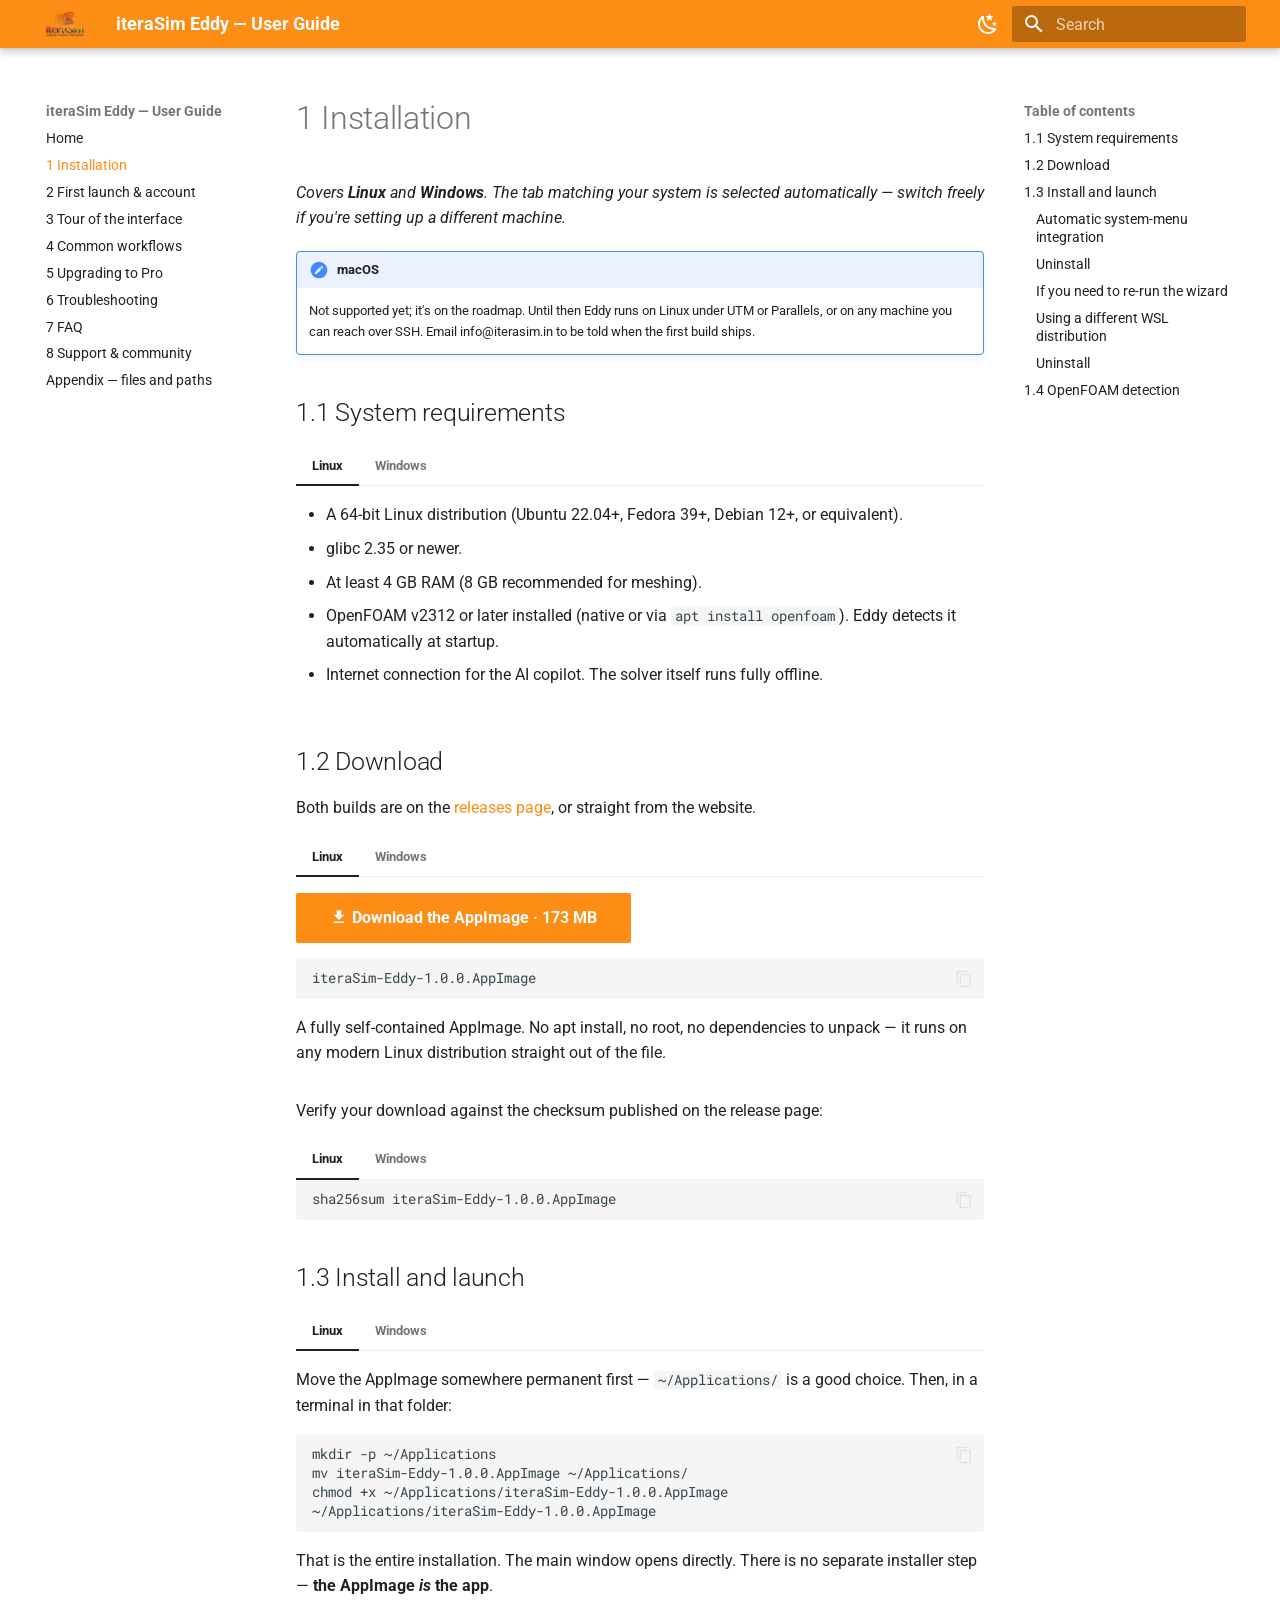
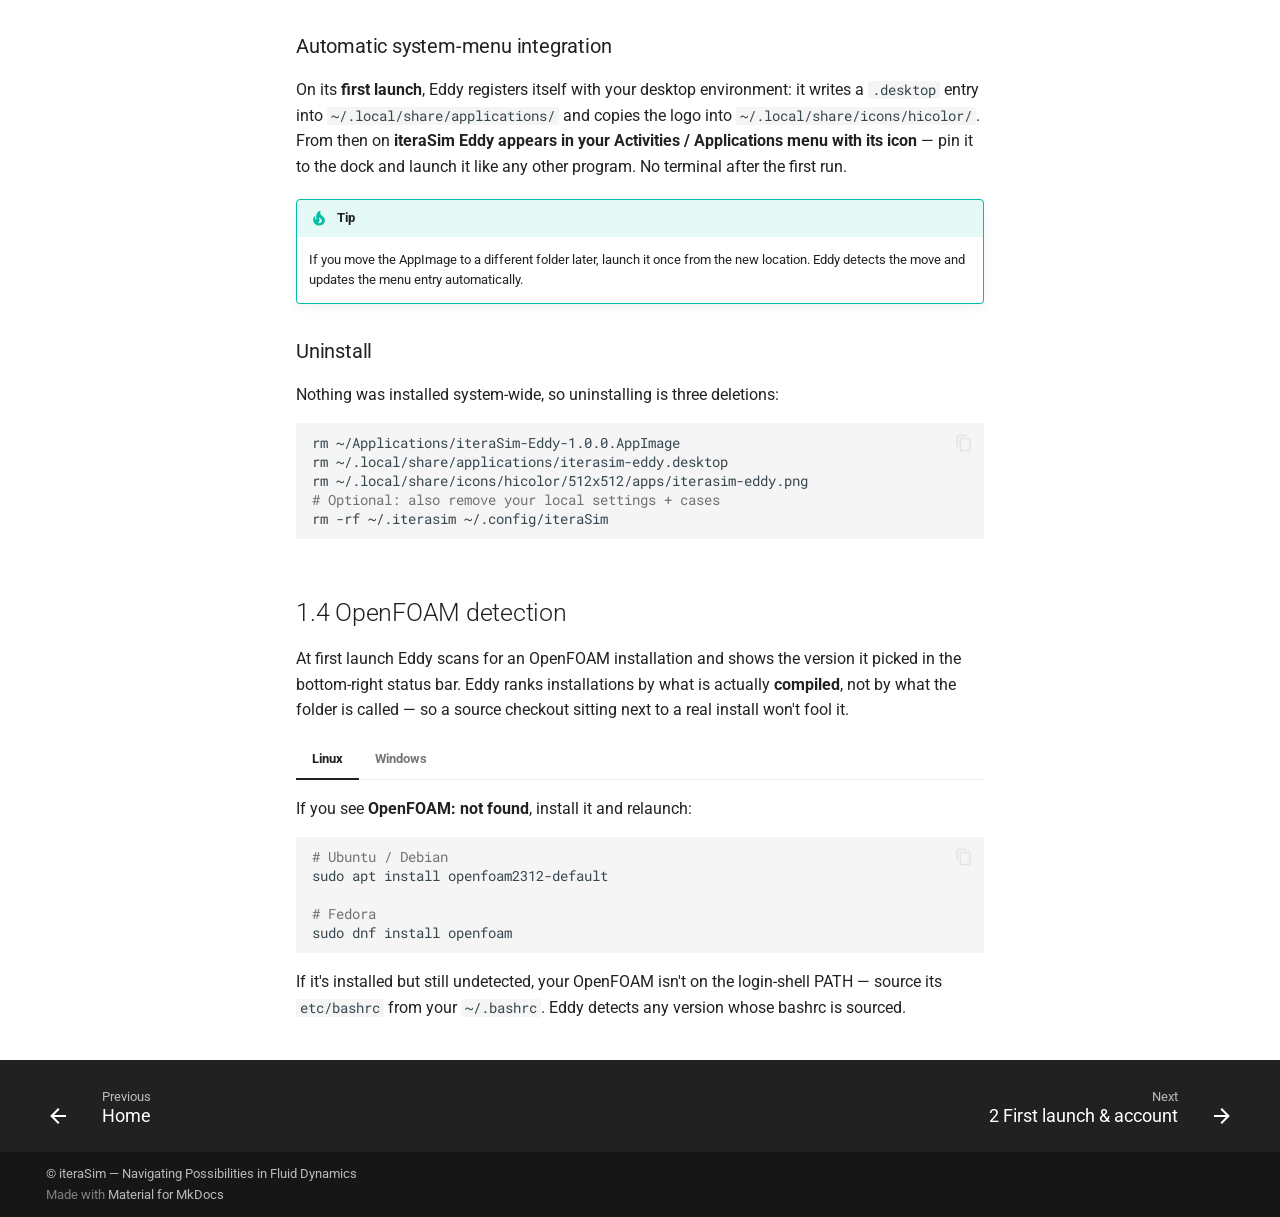
<file: installation/index.html>
<!DOCTYPE html><html lang="en" class="no-js"><head>
    
      <meta charset="utf-8">
      <meta name="viewport" content="width=device-width,initial-scale=1">
      
        <meta name="description" content="End-user guide for iteraSim Eddy, the AI copilot for OpenFOAM CFD.">
      
      
        <meta name="author" content="iteraSim">
      
      
        <link rel="canonical" href="https://docs.iterasim.in/installation/">
      
      
        <link rel="prev" href="..">
      
      
        <link rel="next" href="../first-launch-account/">
      
      
        
      
      
      <link rel="icon" href="../logo.png">
      <meta name="generator" content="mkdocs-1.6.1, mkdocs-material-9.8.0">
    
    
      
        <title>1 Installation - iteraSim Eddy — User Guide</title>
      
    
    
      <link rel="stylesheet" href="../assets/stylesheets/main.57a0d79d.min.css">
      
        
        <link rel="stylesheet" href="../assets/stylesheets/palette.fb2fffe2.min.css">
      
      


    
    
      
    
    
      
        
        
        <link rel="preconnect" href="https://fonts.gstatic.com" crossorigin="">
        <link rel="stylesheet" href="https://fonts.googleapis.com/css?family=Roboto:300,300i,400,400i,700,700i%7CRoboto+Mono:400,400i,700,700i&amp;display=fallback">
        <style>:root{--md-text-font:"Roboto";--md-code-font:"Roboto Mono"}</style>
      
    
    
      <link rel="stylesheet" href="../stylesheets/brand.css">
    
    <script>__md_scope=new URL("..",location),__md_hash=e=>[...e].reduce(((e,_)=>(e<<5)-e+_.charCodeAt(0)),0),__md_get=(e,_=localStorage,t=__md_scope)=>JSON.parse(_.getItem(t.pathname+"."+e)),__md_set=(e,_,t=localStorage,a=__md_scope)=>{try{t.setItem(a.pathname+"."+e,JSON.stringify(_))}catch(e){}}</script>
    
      

    
    
  <link href="../assets/stylesheets/glightbox.min.css" rel="stylesheet"><script src="../assets/javascripts/glightbox.min.js"></script><style id="glightbox-style">
            html.glightbox-open { overflow: initial; height: 100%; }
            .gslide-title { margin-top: 0px; user-select: text; }
            .gslide-desc { color: #666; user-select: text; }
            .gslide-image img { background: white; }
            .gscrollbar-fixer { padding-right: 15px; }
            .gdesc-inner { font-size: 0.75rem; }
            body[data-md-color-scheme="slate"] .gdesc-inner { background: var(--md-default-bg-color); }
            body[data-md-color-scheme="slate"] .gslide-title { color: var(--md-default-fg-color); }
            body[data-md-color-scheme="slate"] .gslide-desc { color: var(--md-default-fg-color); }
        </style></head>
  
  
    
    
      
    
    
    
    
    <body dir="ltr" data-md-color-scheme="default" data-md-color-primary="custom" data-md-color-accent="custom">
  
    
    <input class="md-toggle" data-md-toggle="drawer" type="checkbox" id="__drawer" autocomplete="off">
    <input class="md-toggle" data-md-toggle="search" type="checkbox" id="__search" autocomplete="off">
    <label class="md-overlay" for="__drawer"></label>
    <div data-md-component="skip">
      
        
        <a href="#1-installation" class="md-skip">
          Skip to content
        </a>
      
    </div>
    <div data-md-component="announce">
      
    </div>
    
    
      

  

<header class="md-header md-header--shadow" data-md-component="header">
  <nav class="md-header__inner md-grid" aria-label="Header">
    <a href=".." title="iteraSim Eddy — User Guide" class="md-header__button md-logo" aria-label="iteraSim Eddy — User Guide" data-md-component="logo">
      
  <img src="../logo.png" alt="logo">

    </a>
    <label class="md-header__button md-icon" for="__drawer">
      
      <svg xmlns="http://www.w3.org/2000/svg" viewBox="0 0 24 24"><path d="M3 6h18v2H3zm0 5h18v2H3zm0 5h18v2H3z"></path></svg>
    </label>
    <div class="md-header__title" data-md-component="header-title">
      <div class="md-header__ellipsis">
        <div class="md-header__topic">
          <span class="md-ellipsis">
            iteraSim Eddy — User Guide
          </span>
        </div>
        <div class="md-header__topic" data-md-component="header-topic">
          <span class="md-ellipsis">
            
              1 Installation
            
          </span>
        </div>
      </div>
    </div>
    
      
        <form class="md-header__option" data-md-component="palette">
  
    
    
    
    <input class="md-option" data-md-color-media="(prefers-color-scheme: light)" data-md-color-scheme="default" data-md-color-primary="custom" data-md-color-accent="custom" aria-label="Switch to dark mode" type="radio" name="__palette" id="__palette_0">
    
      <label class="md-header__button md-icon" title="Switch to dark mode" for="__palette_1" hidden="">
        <svg xmlns="http://www.w3.org/2000/svg" viewBox="0 0 24 24"><path d="m17.75 4.09-2.53 1.94.91 3.06-2.63-1.81-2.63 1.81.91-3.06-2.53-1.94L12.44 4l1.06-3 1.06 3zm3.5 6.91-1.64 1.25.59 1.98-1.7-1.17-1.7 1.17.59-1.98L15.75 11l2.06-.05L18.5 9l.69 1.95zm-2.28 4.95c.83-.08 1.72 1.1 1.19 1.85-.32.45-.66.87-1.08 1.27C15.17 23 8.84 23 4.94 19.07c-3.91-3.9-3.91-10.24 0-14.14.4-.4.82-.76 1.27-1.08.75-.53 1.93.36 1.85 1.19-.27 2.86.69 5.83 2.89 8.02a9.96 9.96 0 0 0 8.02 2.89m-1.64 2.02a12.08 12.08 0 0 1-7.8-3.47c-2.17-2.19-3.33-5-3.49-7.82-2.81 3.14-2.7 7.96.31 10.98 3.02 3.01 7.84 3.12 10.98.31"></path></svg>
      </label>
    
  
    
    
    
    <input class="md-option" data-md-color-media="(prefers-color-scheme: dark)" data-md-color-scheme="slate" data-md-color-primary="custom" data-md-color-accent="custom" aria-label="Switch to light mode" type="radio" name="__palette" id="__palette_1">
    
      <label class="md-header__button md-icon" title="Switch to light mode" for="__palette_0" hidden="">
        <svg xmlns="http://www.w3.org/2000/svg" viewBox="0 0 24 24"><path d="M12 7a5 5 0 0 1 5 5 5 5 0 0 1-5 5 5 5 0 0 1-5-5 5 5 0 0 1 5-5m0 2a3 3 0 0 0-3 3 3 3 0 0 0 3 3 3 3 0 0 0 3-3 3 3 0 0 0-3-3m0-7 2.39 3.42C13.65 5.15 12.84 5 12 5s-1.65.15-2.39.42zM3.34 7l4.16-.35A7.2 7.2 0 0 0 5.94 8.5c-.44.74-.69 1.5-.83 2.29zm.02 10 1.76-3.77a7.131 7.131 0 0 0 2.38 4.14zM20.65 7l-1.77 3.79a7.02 7.02 0 0 0-2.38-4.15zm-.01 10-4.14.36c.59-.51 1.12-1.14 1.54-1.86.42-.73.69-1.5.83-2.29zM12 22l-2.41-3.44c.74.27 1.55.44 2.41.44.82 0 1.63-.17 2.37-.44z"></path></svg>
      </label>
    
  
</form>
      
    
    
      <script>var palette=__md_get("__palette");if(palette&&palette.color){if("(prefers-color-scheme)"===palette.color.media){var media=matchMedia("(prefers-color-scheme: light)"),input=document.querySelector(media.matches?"[data-md-color-media='(prefers-color-scheme: light)']":"[data-md-color-media='(prefers-color-scheme: dark)']");palette.color.media=input.getAttribute("data-md-color-media"),palette.color.scheme=input.getAttribute("data-md-color-scheme"),palette.color.primary=input.getAttribute("data-md-color-primary"),palette.color.accent=input.getAttribute("data-md-color-accent")}for(var[key,value]of Object.entries(palette.color))document.body.setAttribute("data-md-color-"+key,value)}</script>
    
    
    
      
      
        <label class="md-header__button md-icon" for="__search">
          
          <svg xmlns="http://www.w3.org/2000/svg" viewBox="0 0 24 24"><path d="M9.5 3A6.5 6.5 0 0 1 16 9.5c0 1.61-.59 3.09-1.56 4.23l.27.27h.79l5 5-1.5 1.5-5-5v-.79l-.27-.27A6.52 6.52 0 0 1 9.5 16 6.5 6.5 0 0 1 3 9.5 6.5 6.5 0 0 1 9.5 3m0 2C7 5 5 7 5 9.5S7 14 9.5 14 14 12 14 9.5 12 5 9.5 5"></path></svg>
        </label>
        <div class="md-search" data-md-component="search" role="dialog">
  <label class="md-search__overlay" for="__search"></label>
  <div class="md-search__inner" role="search">
    <form class="md-search__form" name="search">
      <input type="text" class="md-search__input" name="query" aria-label="Search" placeholder="Search" autocapitalize="off" autocorrect="off" autocomplete="off" spellcheck="false" data-md-component="search-query" required="">
      <label class="md-search__icon md-icon" for="__search">
        
        <svg xmlns="http://www.w3.org/2000/svg" viewBox="0 0 24 24"><path d="M9.5 3A6.5 6.5 0 0 1 16 9.5c0 1.61-.59 3.09-1.56 4.23l.27.27h.79l5 5-1.5 1.5-5-5v-.79l-.27-.27A6.52 6.52 0 0 1 9.5 16 6.5 6.5 0 0 1 3 9.5 6.5 6.5 0 0 1 9.5 3m0 2C7 5 5 7 5 9.5S7 14 9.5 14 14 12 14 9.5 12 5 9.5 5"></path></svg>
        
        <svg xmlns="http://www.w3.org/2000/svg" viewBox="0 0 24 24"><path d="M20 11v2H8l5.5 5.5-1.42 1.42L4.16 12l7.92-7.92L13.5 5.5 8 11z"></path></svg>
      </label>
      <nav class="md-search__options" aria-label="Search">
        
          <a href="javascript:void(0)" class="md-search__icon md-icon" title="Share" aria-label="Share" data-clipboard="" data-clipboard-text="" data-md-component="search-share" tabindex="-1">
            
            <svg xmlns="http://www.w3.org/2000/svg" viewBox="0 0 24 24"><path d="M18 16.08c-.76 0-1.44.3-1.96.77L8.91 12.7c.05-.23.09-.46.09-.7s-.04-.47-.09-.7l7.05-4.11c.54.5 1.25.81 2.04.81a3 3 0 0 0 3-3 3 3 0 0 0-3-3 3 3 0 0 0-3 3c0 .24.04.47.09.7L8.04 9.81C7.5 9.31 6.79 9 6 9a3 3 0 0 0-3 3 3 3 0 0 0 3 3c.79 0 1.5-.31 2.04-.81l7.12 4.15c-.05.21-.08.43-.08.66 0 1.61 1.31 2.91 2.92 2.91s2.92-1.3 2.92-2.91A2.92 2.92 0 0 0 18 16.08"></path></svg>
          </a>
        
        <button type="reset" class="md-search__icon md-icon" title="Clear" aria-label="Clear" tabindex="-1">
          
          <svg xmlns="http://www.w3.org/2000/svg" viewBox="0 0 24 24"><path d="M19 6.41 17.59 5 12 10.59 6.41 5 5 6.41 10.59 12 5 17.59 6.41 19 12 13.41 17.59 19 19 17.59 13.41 12z"></path></svg>
        </button>
      </nav>
      
        <div class="md-search__suggest" data-md-component="search-suggest"></div>
      
    </form>
    <div class="md-search__output">
      <div class="md-search__scrollwrap" tabindex="0" data-md-scrollfix="">
        <div class="md-search-result" data-md-component="search-result">
          <div class="md-search-result__meta">
            Initializing search
          </div>
          <ol class="md-search-result__list" role="presentation"></ol>
        </div>
      </div>
    </div>
  </div>
</div>
      
    
    
  </nav>
  
</header>
    
    <div class="md-container" data-md-component="container">
      
      
        
          
        
      
      <main class="md-main" data-md-component="main">
        <div class="md-main__inner md-grid">
          
            
              
              <div class="md-sidebar md-sidebar--primary" data-md-component="sidebar" data-md-type="navigation">
                <div class="md-sidebar__scrollwrap">
                  <div class="md-sidebar__inner">
                    



<nav class="md-nav md-nav--primary" aria-label="Navigation" data-md-level="0">
  <label class="md-nav__title" for="__drawer">
    <a href=".." title="iteraSim Eddy — User Guide" class="md-nav__button md-logo" aria-label="iteraSim Eddy — User Guide" data-md-component="logo">
      
  <img src="../logo.png" alt="logo">

    </a>
    iteraSim Eddy — User Guide
  </label>
  
  <ul class="md-nav__list" data-md-scrollfix="">
    
      
      
  
  
  
  
    <li class="md-nav__item">
      <a href=".." class="md-nav__link">
        
  
  
  <span class="md-ellipsis">
    
  
    Home
  

    
  </span>
  
  

      </a>
    </li>
  

    
      
      
  
  
    
  
  
  
    <li class="md-nav__item md-nav__item--active">
      
      <input class="md-nav__toggle md-toggle" type="checkbox" id="__toc">
      
      
        
      
      
        <label class="md-nav__link md-nav__link--active" for="__toc">
          
  
  
  <span class="md-ellipsis">
    
  
    1 Installation
  

    
  </span>
  
  

          <span class="md-nav__icon md-icon"></span>
        </label>
      
      <a href="./" class="md-nav__link md-nav__link--active">
        
  
  
  <span class="md-ellipsis">
    
  
    1 Installation
  

    
  </span>
  
  

      </a>
      
        

<nav class="md-nav md-nav--secondary" aria-label="Table of contents">
  
  
  
    
  
  
    <label class="md-nav__title" for="__toc">
      <span class="md-nav__icon md-icon"></span>
      Table of contents
    </label>
    <ul class="md-nav__list" data-md-component="toc" data-md-scrollfix="">
      
        <li class="md-nav__item">
  <a href="#11-system-requirements" class="md-nav__link">
    <span class="md-ellipsis">
      
        1.1 System requirements
      
    </span>
  </a>
  
</li>
      
        <li class="md-nav__item">
  <a href="#12-download" class="md-nav__link">
    <span class="md-ellipsis">
      
        1.2 Download
      
    </span>
  </a>
  
</li>
      
        <li class="md-nav__item">
  <a href="#13-install-and-launch" class="md-nav__link">
    <span class="md-ellipsis">
      
        1.3 Install and launch
      
    </span>
  </a>
  
    <nav class="md-nav" aria-label="1.3 Install and launch">
      <ul class="md-nav__list">
        
          <li class="md-nav__item">
  <a href="#automatic-system-menu-integration" class="md-nav__link">
    <span class="md-ellipsis">
      
        Automatic system-menu integration
      
    </span>
  </a>
  
</li>
        
          <li class="md-nav__item">
  <a href="#uninstall" class="md-nav__link">
    <span class="md-ellipsis">
      
        Uninstall
      
    </span>
  </a>
  
</li>
        
          <li class="md-nav__item">
  <a href="#if-you-need-to-re-run-the-wizard" class="md-nav__link">
    <span class="md-ellipsis">
      
        If you need to re-run the wizard
      
    </span>
  </a>
  
</li>
        
          <li class="md-nav__item">
  <a href="#using-a-different-wsl-distribution" class="md-nav__link">
    <span class="md-ellipsis">
      
        Using a different WSL distribution
      
    </span>
  </a>
  
</li>
        
          <li class="md-nav__item">
  <a href="#uninstall_1" class="md-nav__link">
    <span class="md-ellipsis">
      
        Uninstall
      
    </span>
  </a>
  
</li>
        
      </ul>
    </nav>
  
</li>
      
        <li class="md-nav__item">
  <a href="#14-openfoam-detection" class="md-nav__link">
    <span class="md-ellipsis">
      
        1.4 OpenFOAM detection
      
    </span>
  </a>
  
</li>
      
    </ul>
  
</nav>
      
    </li>
  

    
      
      
  
  
  
  
    <li class="md-nav__item">
      <a href="../first-launch-account/" class="md-nav__link">
        
  
  
  <span class="md-ellipsis">
    
  
    2 First launch &amp; account
  

    
  </span>
  
  

      </a>
    </li>
  

    
      
      
  
  
  
  
    <li class="md-nav__item">
      <a href="../tour-of-the-interface/" class="md-nav__link">
        
  
  
  <span class="md-ellipsis">
    
  
    3 Tour of the interface
  

    
  </span>
  
  

      </a>
    </li>
  

    
      
      
  
  
  
  
    <li class="md-nav__item">
      <a href="../common-workflows/" class="md-nav__link">
        
  
  
  <span class="md-ellipsis">
    
  
    4 Common workflows
  

    
  </span>
  
  

      </a>
    </li>
  

    
      
      
  
  
  
  
    <li class="md-nav__item">
      <a href="../upgrading-to-pro/" class="md-nav__link">
        
  
  
  <span class="md-ellipsis">
    
  
    5 Upgrading to Pro
  

    
  </span>
  
  

      </a>
    </li>
  

    
      
      
  
  
  
  
    <li class="md-nav__item">
      <a href="../troubleshooting/" class="md-nav__link">
        
  
  
  <span class="md-ellipsis">
    
  
    6 Troubleshooting
  

    
  </span>
  
  

      </a>
    </li>
  

    
      
      
  
  
  
  
    <li class="md-nav__item">
      <a href="../frequently-asked-questions/" class="md-nav__link">
        
  
  
  <span class="md-ellipsis">
    
  
    7 FAQ
  

    
  </span>
  
  

      </a>
    </li>
  

    
      
      
  
  
  
  
    <li class="md-nav__item">
      <a href="../support-community/" class="md-nav__link">
        
  
  
  <span class="md-ellipsis">
    
  
    8 Support &amp; community
  

    
  </span>
  
  

      </a>
    </li>
  

    
      
      
  
  
  
  
    <li class="md-nav__item">
      <a href="../appendix-files-and-paths/" class="md-nav__link">
        
  
  
  <span class="md-ellipsis">
    
  
    Appendix — files and paths
  

    
  </span>
  
  

      </a>
    </li>
  

    
  </ul>
</nav>
                  </div>
                </div>
              </div>
            
            
              
              <div class="md-sidebar md-sidebar--secondary" data-md-component="sidebar" data-md-type="toc">
                <div class="md-sidebar__scrollwrap">
                  <div class="md-sidebar__inner">
                    

<nav class="md-nav md-nav--secondary" aria-label="Table of contents">
  
  
  
    
  
  
    <label class="md-nav__title" for="__toc">
      <span class="md-nav__icon md-icon"></span>
      Table of contents
    </label>
    <ul class="md-nav__list" data-md-component="toc" data-md-scrollfix="">
      
        <li class="md-nav__item">
  <a href="#11-system-requirements" class="md-nav__link">
    <span class="md-ellipsis">
      
        1.1 System requirements
      
    </span>
  </a>
  
</li>
      
        <li class="md-nav__item">
  <a href="#12-download" class="md-nav__link">
    <span class="md-ellipsis">
      
        1.2 Download
      
    </span>
  </a>
  
</li>
      
        <li class="md-nav__item">
  <a href="#13-install-and-launch" class="md-nav__link">
    <span class="md-ellipsis">
      
        1.3 Install and launch
      
    </span>
  </a>
  
    <nav class="md-nav" aria-label="1.3 Install and launch">
      <ul class="md-nav__list">
        
          <li class="md-nav__item">
  <a href="#automatic-system-menu-integration" class="md-nav__link">
    <span class="md-ellipsis">
      
        Automatic system-menu integration
      
    </span>
  </a>
  
</li>
        
          <li class="md-nav__item">
  <a href="#uninstall" class="md-nav__link">
    <span class="md-ellipsis">
      
        Uninstall
      
    </span>
  </a>
  
</li>
        
          <li class="md-nav__item">
  <a href="#if-you-need-to-re-run-the-wizard" class="md-nav__link">
    <span class="md-ellipsis">
      
        If you need to re-run the wizard
      
    </span>
  </a>
  
</li>
        
          <li class="md-nav__item">
  <a href="#using-a-different-wsl-distribution" class="md-nav__link">
    <span class="md-ellipsis">
      
        Using a different WSL distribution
      
    </span>
  </a>
  
</li>
        
          <li class="md-nav__item">
  <a href="#uninstall_1" class="md-nav__link">
    <span class="md-ellipsis">
      
        Uninstall
      
    </span>
  </a>
  
</li>
        
      </ul>
    </nav>
  
</li>
      
        <li class="md-nav__item">
  <a href="#14-openfoam-detection" class="md-nav__link">
    <span class="md-ellipsis">
      
        1.4 OpenFOAM detection
      
    </span>
  </a>
  
</li>
      
    </ul>
  
</nav>
                  </div>
                </div>
              </div>
            
          
          
            <div class="md-content" data-md-component="content">
              
              <article class="md-content__inner md-typeset">
                
                  



<h1 id="1-installation">1 Installation<a class="headerlink" href="#1-installation" title="Permanent link">¶</a></h1>
<p><em>Covers <strong>Linux</strong> and <strong>Windows</strong>. The tab matching your system is selected
automatically — switch freely if you're setting up a different machine.</em></p>
<div class="admonition note">
<p class="admonition-title">macOS</p>
<p>Not supported yet; it's on the roadmap. Until then Eddy runs on Linux under
UTM or Parallels, or on any machine you can reach over SSH.
Email info@iterasim.in to be told when the first build ships.</p>
</div>
<h2 id="11-system-requirements">1.1 System requirements<a class="headerlink" href="#11-system-requirements" title="Permanent link">¶</a></h2>
<div class="tabbed-set tabbed-alternate" data-tabs="1:2"><input checked="checked" id="__tabbed_1_1" name="__tabbed_1" type="radio"><input id="__tabbed_1_2" name="__tabbed_1" type="radio"><div class="tabbed-labels"><label for="__tabbed_1_1">Linux</label><label for="__tabbed_1_2">Windows</label></div>
<div class="tabbed-content">
<div class="tabbed-block">
<ul>
<li>A 64-bit Linux distribution (Ubuntu 22.04+, Fedora 39+, Debian 12+, or equivalent).</li>
<li>glibc 2.35 or newer.</li>
<li>At least 4 GB RAM (8 GB recommended for meshing).</li>
<li>OpenFOAM v2312 or later installed (native or via <code>apt install openfoam</code>).
  Eddy detects it automatically at startup.</li>
<li>Internet connection for the AI copilot. The solver itself runs fully offline.</li>
</ul>
</div>
<div class="tabbed-block">
<ul>
<li>Windows 10 or 11, 64-bit.</li>
<li><strong>WSL2</strong> — the Windows Subsystem for Linux. If you don't have it, the
  first-run wizard installs it for you (needs admin rights and one restart).</li>
<li>At least 8 GB RAM. WSL and the solver share your memory.</li>
<li>Roughly 10 GB free disk for Ubuntu, OpenFOAM and the Python engine.</li>
<li><strong>You do not install OpenFOAM yourself.</strong> The wizard provisions it inside
  WSL from <code>dl.openfoam.com</code>.</li>
<li>Internet connection for the AI copilot and for first-run provisioning.</li>
</ul>
</div>
</div>
</div>
<h2 id="12-download">1.2 Download<a class="headerlink" href="#12-download" title="Permanent link">¶</a></h2>
<p>Both builds are on the <a href="https://github.com/iterasim/eddy-releases/releases/latest">releases page</a>,
or straight from the website.</p>
<div class="tabbed-set tabbed-alternate" data-tabs="2:2"><input checked="checked" id="__tabbed_2_1" name="__tabbed_2" type="radio"><input id="__tabbed_2_2" name="__tabbed_2" type="radio"><div class="tabbed-labels"><label for="__tabbed_2_1">Linux</label><label for="__tabbed_2_2">Windows</label></div>
<div class="tabbed-content">
<div class="tabbed-block">
<p><a class="md-button md-button--primary" href="https://www.iterasim.in/download/eddy-linux"><span class="twemoji"><svg xmlns="http://www.w3.org/2000/svg" viewBox="0 0 24 24"><path d="M5 20h14v-2H5m14-9h-4V3H9v6H5l7 7z"></path></svg></span> Download the AppImage · 173 MB</a></p>
<div class="highlight"><pre><span></span><code><a id="__codelineno-0-1" name="__codelineno-0-1" href="#__codelineno-0-1"></a>iteraSim-Eddy-1.0.0.AppImage
</code></pre></div>
<p>A fully self-contained AppImage. No apt install, no root, no dependencies to
unpack — it runs on any modern Linux distribution straight out of the file.</p>
</div>
<div class="tabbed-block">
<p><a class="md-button md-button--primary" href="https://www.iterasim.in/download/eddy-windows"><span class="twemoji"><svg xmlns="http://www.w3.org/2000/svg" viewBox="0 0 24 24"><path d="M5 20h14v-2H5m14-9h-4V3H9v6H5l7 7z"></path></svg></span> Download the installer · 113 MB</a></p>
<div class="highlight"><pre><span></span><code><a id="__codelineno-1-1" name="__codelineno-1-1" href="#__codelineno-1-1"></a>iteraSim-Eddy-Setup-1.0.0.exe
</code></pre></div>
<p>A single NSIS installer. It installs <strong>per-user</strong>, so the install itself
needs no admin rights — only the WSL step later does.</p>
</div>
</div>
</div>
<p>Verify your download against the checksum published on the release page:</p>
<div class="tabbed-set tabbed-alternate" data-tabs="3:2"><input checked="checked" id="__tabbed_3_1" name="__tabbed_3" type="radio"><input id="__tabbed_3_2" name="__tabbed_3" type="radio"><div class="tabbed-labels"><label for="__tabbed_3_1">Linux</label><label for="__tabbed_3_2">Windows</label></div>
<div class="tabbed-content">
<div class="tabbed-block">
<div class="highlight"><pre><span></span><code><a id="__codelineno-2-1" name="__codelineno-2-1" href="#__codelineno-2-1"></a>sha256sum<span class="w"> </span>iteraSim-Eddy-1.0.0.AppImage
</code></pre></div>
</div>
<div class="tabbed-block">
<div class="highlight"><pre><span></span><code><a id="__codelineno-3-1" name="__codelineno-3-1" href="#__codelineno-3-1"></a><span class="nb">Get-FileHash</span> <span class="p">.\</span><span class="n">iteraSim-Eddy-Setup</span><span class="p">-</span><span class="n">1</span><span class="p">.</span><span class="n">0</span><span class="p">.</span><span class="n">0</span><span class="p">.</span><span class="n">exe</span> <span class="n">-Algorithm</span> <span class="n">SHA256</span>
</code></pre></div>
</div>
</div>
</div>
<h2 id="13-install-and-launch">1.3 Install and launch<a class="headerlink" href="#13-install-and-launch" title="Permanent link">¶</a></h2>
<div class="tabbed-set tabbed-alternate" data-tabs="4:2"><input checked="checked" id="__tabbed_4_1" name="__tabbed_4" type="radio"><input id="__tabbed_4_2" name="__tabbed_4" type="radio"><div class="tabbed-labels"><label for="__tabbed_4_1">Linux</label><label for="__tabbed_4_2">Windows</label></div>
<div class="tabbed-content">
<div class="tabbed-block">
<p>Move the AppImage somewhere permanent first — <code>~/Applications/</code> is a good
choice. Then, in a terminal in that folder:</p>
<div class="highlight"><pre><span></span><code><a id="__codelineno-4-1" name="__codelineno-4-1" href="#__codelineno-4-1"></a>mkdir<span class="w"> </span>-p<span class="w"> </span>~/Applications
<a id="__codelineno-4-2" name="__codelineno-4-2" href="#__codelineno-4-2"></a>mv<span class="w"> </span>iteraSim-Eddy-1.0.0.AppImage<span class="w"> </span>~/Applications/
<a id="__codelineno-4-3" name="__codelineno-4-3" href="#__codelineno-4-3"></a>chmod<span class="w"> </span>+x<span class="w"> </span>~/Applications/iteraSim-Eddy-1.0.0.AppImage
<a id="__codelineno-4-4" name="__codelineno-4-4" href="#__codelineno-4-4"></a>~/Applications/iteraSim-Eddy-1.0.0.AppImage
</code></pre></div>
<p>That is the entire installation. The main window opens directly. There is no
separate installer step — <strong>the AppImage <em>is</em> the app</strong>.</p>
<h3 id="automatic-system-menu-integration">Automatic system-menu integration<a class="headerlink" href="#automatic-system-menu-integration" title="Permanent link">¶</a></h3>
<p>On its <strong>first launch</strong>, Eddy registers itself with your desktop environment:
it writes a <code>.desktop</code> entry into <code>~/.local/share/applications/</code> and copies
the logo into <code>~/.local/share/icons/hicolor/</code>. From then on <strong>iteraSim Eddy
appears in your Activities / Applications menu with its icon</strong> — pin it to
the dock and launch it like any other program. No terminal after the first run.</p>
<div class="admonition tip">
<p class="admonition-title">Tip</p>
<p>If you move the AppImage to a different folder later, launch it once from
the new location. Eddy detects the move and updates the menu entry
automatically.</p>
</div>
<h3 id="uninstall">Uninstall<a class="headerlink" href="#uninstall" title="Permanent link">¶</a></h3>
<p>Nothing was installed system-wide, so uninstalling is three deletions:</p>
<div class="highlight"><pre><span></span><code><a id="__codelineno-5-1" name="__codelineno-5-1" href="#__codelineno-5-1"></a>rm<span class="w"> </span>~/Applications/iteraSim-Eddy-1.0.0.AppImage
<a id="__codelineno-5-2" name="__codelineno-5-2" href="#__codelineno-5-2"></a>rm<span class="w"> </span>~/.local/share/applications/iterasim-eddy.desktop
<a id="__codelineno-5-3" name="__codelineno-5-3" href="#__codelineno-5-3"></a>rm<span class="w"> </span>~/.local/share/icons/hicolor/512x512/apps/iterasim-eddy.png
<a id="__codelineno-5-4" name="__codelineno-5-4" href="#__codelineno-5-4"></a><span class="c1"># Optional: also remove your local settings + cases</span>
<a id="__codelineno-5-5" name="__codelineno-5-5" href="#__codelineno-5-5"></a>rm<span class="w"> </span>-rf<span class="w"> </span>~/.iterasim<span class="w"> </span>~/.config/iteraSim
</code></pre></div>
</div>
<div class="tabbed-block">
<p>Run <code>iteraSim-Eddy-Setup-1.0.0.exe</code>. It installs into your local app folder
— per-user, no admin prompt for this step.</p>
<p>On <strong>first launch</strong> a setup wizard opens and walks through three steps. This
happens once; afterwards the app goes straight to the UI.</p>
<p><strong>Step 1 — WSL &amp; Ubuntu.</strong> If WSL isn't present, click <em>Install WSL &amp;
Ubuntu</em>. This runs <code>wsl --install -d Ubuntu</code>, which <strong>needs admin rights and
a restart</strong>. Reboot, then reopen IteraSim and the wizard resumes.</p>
<p><strong>Step 2 — Python engine &amp; OpenFOAM.</strong> Click <em>Install Python &amp; OpenFOAM</em>.
Inside Ubuntu this installs the apt packages, creates a Python virtual
environment at <code>~/.iterasim/venv</code> with the backend dependencies, and fetches
OpenFOAM from <code>dl.openfoam.com</code>. It takes several minutes and downloads a
few GB — leave it running.</p>
<p><strong>Step 3 — Launch.</strong> The backend starts inside WSL and the app opens.</p>
<div class="admonition note">
<p class="admonition-title">Where your files live</p>
<p>Cases are stored at <code>C:\Users\&lt;you&gt;\IteraSim</code>, which is the same folder
as <code>/mnt/c/Users/&lt;you&gt;/IteraSim</code> inside WSL. You can open them from
Windows Explorer and from Linux tools interchangeably.</p>
</div>
<div class="admonition tip">
<p class="admonition-title">How it fits together</p>
<p>The app runs natively on Windows; OpenFOAM and the Python backend run in
WSL. They talk over <code>http://127.0.0.1:8000</code> — WSL2 forwards localhost, so
this is invisible in normal use. If the status bar ever reads <strong>Offline</strong>,
it means that backend isn't running: see section 6.</p>
</div>
<h3 id="if-you-need-to-re-run-the-wizard">If you need to re-run the wizard<a class="headerlink" href="#if-you-need-to-re-run-the-wizard" title="Permanent link">¶</a></h3>
<p>Delete <code>setupComplete</code> from <code>settings.json</code> in <code>%APPDATA%\IteraSim</code>, then
restart the app. <em>Set up later</em> in the wizard opens the app without finishing.</p>
<h3 id="using-a-different-wsl-distribution">Using a different WSL distribution<a class="headerlink" href="#using-a-different-wsl-distribution" title="Permanent link">¶</a></h3>
<p>The wizard targets <code>Ubuntu</code>. To use another, set <code>ITERASIM_WSL_DISTRO</code> to its
name before launching.</p>
<h3 id="uninstall_1">Uninstall<a class="headerlink" href="#uninstall_1" title="Permanent link">¶</a></h3>
<p>Remove IteraSim through <strong>Settings → Apps → Installed apps</strong>. That leaves WSL,
Ubuntu and OpenFOAM in place — remove those separately with
<code>wsl --unregister Ubuntu</code> if you want the disk space back.</p>
</div>
</div>
</div>
<h2 id="14-openfoam-detection">1.4 OpenFOAM detection<a class="headerlink" href="#14-openfoam-detection" title="Permanent link">¶</a></h2>
<p>At first launch Eddy scans for an OpenFOAM installation and shows the version it
picked in the bottom-right status bar. Eddy ranks installations by what is
actually <strong>compiled</strong>, not by what the folder is called — so a source checkout
sitting next to a real install won't fool it.</p>
<div class="tabbed-set tabbed-alternate" data-tabs="5:2"><input checked="checked" id="__tabbed_5_1" name="__tabbed_5" type="radio"><input id="__tabbed_5_2" name="__tabbed_5" type="radio"><div class="tabbed-labels"><label for="__tabbed_5_1">Linux</label><label for="__tabbed_5_2">Windows</label></div>
<div class="tabbed-content">
<div class="tabbed-block">
<p>If you see <strong>OpenFOAM: not found</strong>, install it and relaunch:</p>
<div class="highlight"><pre><span></span><code><a id="__codelineno-6-1" name="__codelineno-6-1" href="#__codelineno-6-1"></a><span class="c1"># Ubuntu / Debian</span>
<a id="__codelineno-6-2" name="__codelineno-6-2" href="#__codelineno-6-2"></a>sudo<span class="w"> </span>apt<span class="w"> </span>install<span class="w"> </span>openfoam2312-default
<a id="__codelineno-6-3" name="__codelineno-6-3" href="#__codelineno-6-3"></a>
<a id="__codelineno-6-4" name="__codelineno-6-4" href="#__codelineno-6-4"></a><span class="c1"># Fedora</span>
<a id="__codelineno-6-5" name="__codelineno-6-5" href="#__codelineno-6-5"></a>sudo<span class="w"> </span>dnf<span class="w"> </span>install<span class="w"> </span>openfoam
</code></pre></div>
<p>If it's installed but still undetected, your OpenFOAM isn't on the login-shell
PATH — source its <code>etc/bashrc</code> from your <code>~/.bashrc</code>. Eddy detects any version
whose bashrc is sourced.</p>
</div>
<div class="tabbed-block">
<p>OpenFOAM lives inside WSL and the wizard installs it for you, so this should
just work.</p>
<p>If the status bar reads <strong>OpenFOAM: not found</strong>, the Step 2 provisioning
didn't finish. Re-run the wizard (above), or install it inside Ubuntu by hand:</p>
<div class="highlight"><pre><span></span><code><a id="__codelineno-7-1" name="__codelineno-7-1" href="#__codelineno-7-1"></a>wsl<span class="w"> </span>-d<span class="w"> </span>Ubuntu
<a id="__codelineno-7-2" name="__codelineno-7-2" href="#__codelineno-7-2"></a>sudo<span class="w"> </span>apt<span class="w"> </span>update<span class="w"> </span><span class="o">&amp;&amp;</span><span class="w"> </span>sudo<span class="w"> </span>apt<span class="w"> </span>install<span class="w"> </span>openfoam2412-default
</code></pre></div>
<p>The provisioning script tries <code>openfoam2412-default</code> first and falls back to
older ESI metapackages.</p>
</div>
</div>
</div>












                
              </article>
            </div>
          
          
<script>var target=document.getElementById(location.hash.slice(1));target&&target.name&&(target.checked=target.name.startsWith("__tabbed_"))</script>
        </div>
        
          <button type="button" class="md-top md-icon" data-md-component="top" hidden="">
  
  <svg xmlns="http://www.w3.org/2000/svg" viewBox="0 0 24 24"><path d="M13 20h-2V8l-5.5 5.5-1.42-1.42L12 4.16l7.92 7.92-1.42 1.42L13 8z"></path></svg>
  Back to top
</button>
        
      </main>
      
        <footer class="md-footer">
  
    
      
      <nav class="md-footer__inner md-grid" aria-label="Footer">
        
          
          <a href=".." class="md-footer__link md-footer__link--prev" aria-label="Previous: Home">
            <div class="md-footer__button md-icon">
              
              <svg xmlns="http://www.w3.org/2000/svg" viewBox="0 0 24 24"><path d="M20 11v2H8l5.5 5.5-1.42 1.42L4.16 12l7.92-7.92L13.5 5.5 8 11z"></path></svg>
            </div>
            <div class="md-footer__title">
              <span class="md-footer__direction">
                Previous
              </span>
              <div class="md-ellipsis">
                Home
              </div>
            </div>
          </a>
        
        
          
          <a href="../first-launch-account/" class="md-footer__link md-footer__link--next" aria-label="Next: 2 First launch &amp; account">
            <div class="md-footer__title">
              <span class="md-footer__direction">
                Next
              </span>
              <div class="md-ellipsis">
                2 First launch &amp; account
              </div>
            </div>
            <div class="md-footer__button md-icon">
              
              <svg xmlns="http://www.w3.org/2000/svg" viewBox="0 0 24 24"><path d="M4 11v2h12l-5.5 5.5 1.42 1.42L19.84 12l-7.92-7.92L10.5 5.5 16 11z"></path></svg>
            </div>
          </a>
        
      </nav>
    
  
  <div class="md-footer-meta md-typeset">
    <div class="md-footer-meta__inner md-grid">
      <div class="md-copyright">
  
    <div class="md-copyright__highlight">
      © iteraSim — Navigating Possibilities in Fluid Dynamics
    </div>
  
  
    Made with
    <a href="https://squidfunk.github.io/mkdocs-material/" target="_blank" rel="noopener">
      Material for MkDocs
    </a>
  
</div>
      
    </div>
  </div>
</footer>
      
    </div>
    <div class="md-dialog" data-md-component="dialog">
      <div class="md-dialog__inner md-typeset"></div>
    </div>
    
    
    
      
      
      <script id="__config" type="application/json">{"annotate": null, "base": "..", "features": ["navigation.instant", "navigation.tracking", "navigation.sections", "navigation.top", "navigation.footer", "toc.follow", "search.suggest", "search.highlight", "search.share", "content.code.copy"], "search": "../assets/javascripts/workers/search.a7633da7.min.js", "tags": null, "translations": {"clipboard.copied": "Copied to clipboard", "clipboard.copy": "Copy to clipboard", "search.result.more.one": "1 more on this page", "search.result.more.other": "# more on this page", "search.result.none": "No matching documents", "search.result.one": "1 matching document", "search.result.other": "# matching documents", "search.result.placeholder": "Type to start searching", "search.result.term.missing": "Missing", "select.version": "Select version"}, "version": null}</script>
    
    
      <script src="../assets/javascripts/bundle.c21346df.min.js"></script>
      
        <script src="../javascripts/os-detect.js"></script>
      
    
  
<script id="init-glightbox">const lightbox = GLightbox({"touchNavigation": true, "loop": false, "zoomable": true, "draggable": true, "openEffect": "zoom", "closeEffect": "zoom", "slideEffect": "slide"});
document$.subscribe(()=>{ lightbox.reload(); });
</script></body></html>
</file>
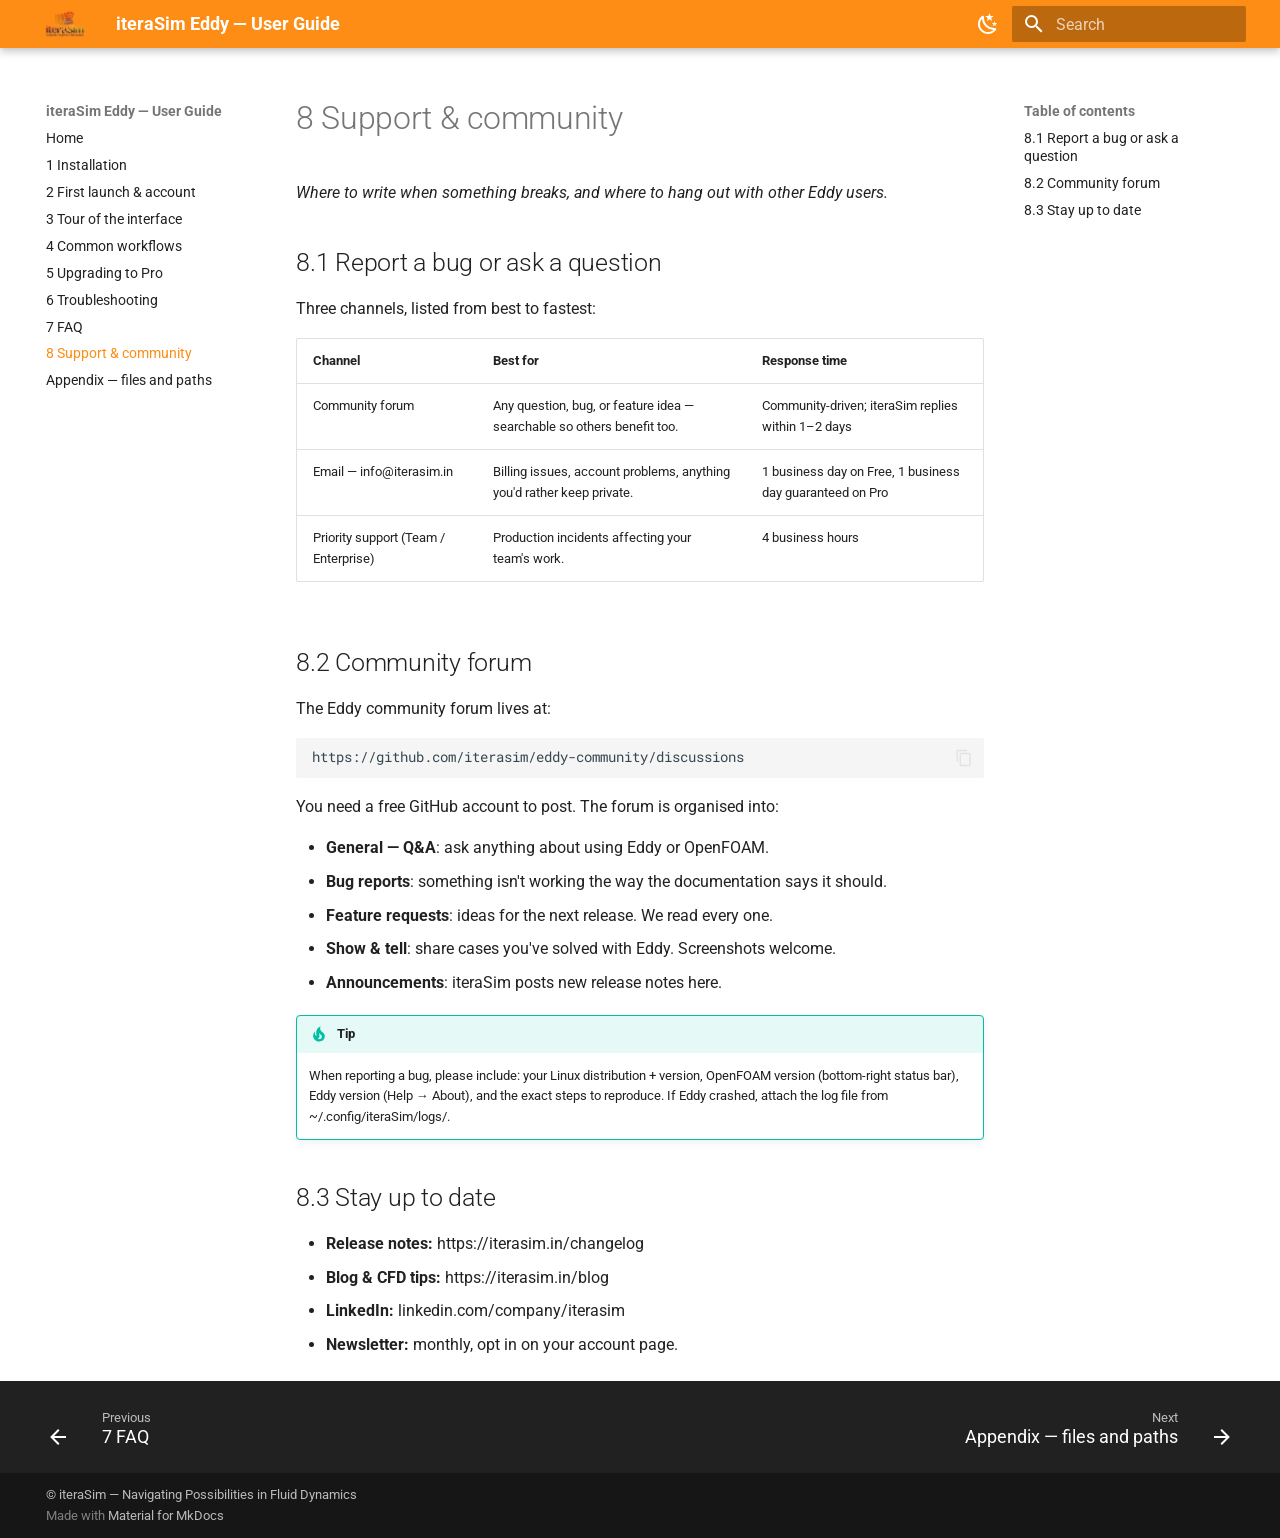
<file: support-community/index.html>
<!DOCTYPE html><html lang="en" class="no-js"><head>
    
      <meta charset="utf-8">
      <meta name="viewport" content="width=device-width,initial-scale=1">
      
        <meta name="description" content="End-user guide for iteraSim Eddy, the AI copilot for OpenFOAM CFD.">
      
      
        <meta name="author" content="iteraSim">
      
      
        <link rel="canonical" href="https://docs.iterasim.in/support-community/">
      
      
        <link rel="prev" href="../frequently-asked-questions/">
      
      
        <link rel="next" href="../appendix-files-and-paths/">
      
      
        
      
      
      <link rel="icon" href="../logo.png">
      <meta name="generator" content="mkdocs-1.6.1, mkdocs-material-9.8.0">
    
    
      
        <title>8 Support &amp; community - iteraSim Eddy — User Guide</title>
      
    
    
      <link rel="stylesheet" href="../assets/stylesheets/main.57a0d79d.min.css">
      
        
        <link rel="stylesheet" href="../assets/stylesheets/palette.fb2fffe2.min.css">
      
      


    
    
      
    
    
      
        
        
        <link rel="preconnect" href="https://fonts.gstatic.com" crossorigin="">
        <link rel="stylesheet" href="https://fonts.googleapis.com/css?family=Roboto:300,300i,400,400i,700,700i%7CRoboto+Mono:400,400i,700,700i&amp;display=fallback">
        <style>:root{--md-text-font:"Roboto";--md-code-font:"Roboto Mono"}</style>
      
    
    
      <link rel="stylesheet" href="../stylesheets/brand.css">
    
    <script>__md_scope=new URL("..",location),__md_hash=e=>[...e].reduce(((e,_)=>(e<<5)-e+_.charCodeAt(0)),0),__md_get=(e,_=localStorage,t=__md_scope)=>JSON.parse(_.getItem(t.pathname+"."+e)),__md_set=(e,_,t=localStorage,a=__md_scope)=>{try{t.setItem(a.pathname+"."+e,JSON.stringify(_))}catch(e){}}</script>
    
      

    
    
  <link href="../assets/stylesheets/glightbox.min.css" rel="stylesheet"><script src="../assets/javascripts/glightbox.min.js"></script><style id="glightbox-style">
            html.glightbox-open { overflow: initial; height: 100%; }
            .gslide-title { margin-top: 0px; user-select: text; }
            .gslide-desc { color: #666; user-select: text; }
            .gslide-image img { background: white; }
            .gscrollbar-fixer { padding-right: 15px; }
            .gdesc-inner { font-size: 0.75rem; }
            body[data-md-color-scheme="slate"] .gdesc-inner { background: var(--md-default-bg-color); }
            body[data-md-color-scheme="slate"] .gslide-title { color: var(--md-default-fg-color); }
            body[data-md-color-scheme="slate"] .gslide-desc { color: var(--md-default-fg-color); }
        </style></head>
  
  
    
    
      
    
    
    
    
    <body dir="ltr" data-md-color-scheme="default" data-md-color-primary="custom" data-md-color-accent="custom">
  
    
    <input class="md-toggle" data-md-toggle="drawer" type="checkbox" id="__drawer" autocomplete="off">
    <input class="md-toggle" data-md-toggle="search" type="checkbox" id="__search" autocomplete="off">
    <label class="md-overlay" for="__drawer"></label>
    <div data-md-component="skip">
      
        
        <a href="#8-support-community" class="md-skip">
          Skip to content
        </a>
      
    </div>
    <div data-md-component="announce">
      
    </div>
    
    
      

  

<header class="md-header md-header--shadow" data-md-component="header">
  <nav class="md-header__inner md-grid" aria-label="Header">
    <a href=".." title="iteraSim Eddy — User Guide" class="md-header__button md-logo" aria-label="iteraSim Eddy — User Guide" data-md-component="logo">
      
  <img src="../logo.png" alt="logo">

    </a>
    <label class="md-header__button md-icon" for="__drawer">
      
      <svg xmlns="http://www.w3.org/2000/svg" viewBox="0 0 24 24"><path d="M3 6h18v2H3zm0 5h18v2H3zm0 5h18v2H3z"></path></svg>
    </label>
    <div class="md-header__title" data-md-component="header-title">
      <div class="md-header__ellipsis">
        <div class="md-header__topic">
          <span class="md-ellipsis">
            iteraSim Eddy — User Guide
          </span>
        </div>
        <div class="md-header__topic" data-md-component="header-topic">
          <span class="md-ellipsis">
            
              8 Support &amp; community
            
          </span>
        </div>
      </div>
    </div>
    
      
        <form class="md-header__option" data-md-component="palette">
  
    
    
    
    <input class="md-option" data-md-color-media="(prefers-color-scheme: light)" data-md-color-scheme="default" data-md-color-primary="custom" data-md-color-accent="custom" aria-label="Switch to dark mode" type="radio" name="__palette" id="__palette_0">
    
      <label class="md-header__button md-icon" title="Switch to dark mode" for="__palette_1" hidden="">
        <svg xmlns="http://www.w3.org/2000/svg" viewBox="0 0 24 24"><path d="m17.75 4.09-2.53 1.94.91 3.06-2.63-1.81-2.63 1.81.91-3.06-2.53-1.94L12.44 4l1.06-3 1.06 3zm3.5 6.91-1.64 1.25.59 1.98-1.7-1.17-1.7 1.17.59-1.98L15.75 11l2.06-.05L18.5 9l.69 1.95zm-2.28 4.95c.83-.08 1.72 1.1 1.19 1.85-.32.45-.66.87-1.08 1.27C15.17 23 8.84 23 4.94 19.07c-3.91-3.9-3.91-10.24 0-14.14.4-.4.82-.76 1.27-1.08.75-.53 1.93.36 1.85 1.19-.27 2.86.69 5.83 2.89 8.02a9.96 9.96 0 0 0 8.02 2.89m-1.64 2.02a12.08 12.08 0 0 1-7.8-3.47c-2.17-2.19-3.33-5-3.49-7.82-2.81 3.14-2.7 7.96.31 10.98 3.02 3.01 7.84 3.12 10.98.31"></path></svg>
      </label>
    
  
    
    
    
    <input class="md-option" data-md-color-media="(prefers-color-scheme: dark)" data-md-color-scheme="slate" data-md-color-primary="custom" data-md-color-accent="custom" aria-label="Switch to light mode" type="radio" name="__palette" id="__palette_1">
    
      <label class="md-header__button md-icon" title="Switch to light mode" for="__palette_0" hidden="">
        <svg xmlns="http://www.w3.org/2000/svg" viewBox="0 0 24 24"><path d="M12 7a5 5 0 0 1 5 5 5 5 0 0 1-5 5 5 5 0 0 1-5-5 5 5 0 0 1 5-5m0 2a3 3 0 0 0-3 3 3 3 0 0 0 3 3 3 3 0 0 0 3-3 3 3 0 0 0-3-3m0-7 2.39 3.42C13.65 5.15 12.84 5 12 5s-1.65.15-2.39.42zM3.34 7l4.16-.35A7.2 7.2 0 0 0 5.94 8.5c-.44.74-.69 1.5-.83 2.29zm.02 10 1.76-3.77a7.131 7.131 0 0 0 2.38 4.14zM20.65 7l-1.77 3.79a7.02 7.02 0 0 0-2.38-4.15zm-.01 10-4.14.36c.59-.51 1.12-1.14 1.54-1.86.42-.73.69-1.5.83-2.29zM12 22l-2.41-3.44c.74.27 1.55.44 2.41.44.82 0 1.63-.17 2.37-.44z"></path></svg>
      </label>
    
  
</form>
      
    
    
      <script>var palette=__md_get("__palette");if(palette&&palette.color){if("(prefers-color-scheme)"===palette.color.media){var media=matchMedia("(prefers-color-scheme: light)"),input=document.querySelector(media.matches?"[data-md-color-media='(prefers-color-scheme: light)']":"[data-md-color-media='(prefers-color-scheme: dark)']");palette.color.media=input.getAttribute("data-md-color-media"),palette.color.scheme=input.getAttribute("data-md-color-scheme"),palette.color.primary=input.getAttribute("data-md-color-primary"),palette.color.accent=input.getAttribute("data-md-color-accent")}for(var[key,value]of Object.entries(palette.color))document.body.setAttribute("data-md-color-"+key,value)}</script>
    
    
    
      
      
        <label class="md-header__button md-icon" for="__search">
          
          <svg xmlns="http://www.w3.org/2000/svg" viewBox="0 0 24 24"><path d="M9.5 3A6.5 6.5 0 0 1 16 9.5c0 1.61-.59 3.09-1.56 4.23l.27.27h.79l5 5-1.5 1.5-5-5v-.79l-.27-.27A6.52 6.52 0 0 1 9.5 16 6.5 6.5 0 0 1 3 9.5 6.5 6.5 0 0 1 9.5 3m0 2C7 5 5 7 5 9.5S7 14 9.5 14 14 12 14 9.5 12 5 9.5 5"></path></svg>
        </label>
        <div class="md-search" data-md-component="search" role="dialog">
  <label class="md-search__overlay" for="__search"></label>
  <div class="md-search__inner" role="search">
    <form class="md-search__form" name="search">
      <input type="text" class="md-search__input" name="query" aria-label="Search" placeholder="Search" autocapitalize="off" autocorrect="off" autocomplete="off" spellcheck="false" data-md-component="search-query" required="">
      <label class="md-search__icon md-icon" for="__search">
        
        <svg xmlns="http://www.w3.org/2000/svg" viewBox="0 0 24 24"><path d="M9.5 3A6.5 6.5 0 0 1 16 9.5c0 1.61-.59 3.09-1.56 4.23l.27.27h.79l5 5-1.5 1.5-5-5v-.79l-.27-.27A6.52 6.52 0 0 1 9.5 16 6.5 6.5 0 0 1 3 9.5 6.5 6.5 0 0 1 9.5 3m0 2C7 5 5 7 5 9.5S7 14 9.5 14 14 12 14 9.5 12 5 9.5 5"></path></svg>
        
        <svg xmlns="http://www.w3.org/2000/svg" viewBox="0 0 24 24"><path d="M20 11v2H8l5.5 5.5-1.42 1.42L4.16 12l7.92-7.92L13.5 5.5 8 11z"></path></svg>
      </label>
      <nav class="md-search__options" aria-label="Search">
        
          <a href="javascript:void(0)" class="md-search__icon md-icon" title="Share" aria-label="Share" data-clipboard="" data-clipboard-text="" data-md-component="search-share" tabindex="-1">
            
            <svg xmlns="http://www.w3.org/2000/svg" viewBox="0 0 24 24"><path d="M18 16.08c-.76 0-1.44.3-1.96.77L8.91 12.7c.05-.23.09-.46.09-.7s-.04-.47-.09-.7l7.05-4.11c.54.5 1.25.81 2.04.81a3 3 0 0 0 3-3 3 3 0 0 0-3-3 3 3 0 0 0-3 3c0 .24.04.47.09.7L8.04 9.81C7.5 9.31 6.79 9 6 9a3 3 0 0 0-3 3 3 3 0 0 0 3 3c.79 0 1.5-.31 2.04-.81l7.12 4.15c-.05.21-.08.43-.08.66 0 1.61 1.31 2.91 2.92 2.91s2.92-1.3 2.92-2.91A2.92 2.92 0 0 0 18 16.08"></path></svg>
          </a>
        
        <button type="reset" class="md-search__icon md-icon" title="Clear" aria-label="Clear" tabindex="-1">
          
          <svg xmlns="http://www.w3.org/2000/svg" viewBox="0 0 24 24"><path d="M19 6.41 17.59 5 12 10.59 6.41 5 5 6.41 10.59 12 5 17.59 6.41 19 12 13.41 17.59 19 19 17.59 13.41 12z"></path></svg>
        </button>
      </nav>
      
        <div class="md-search__suggest" data-md-component="search-suggest"></div>
      
    </form>
    <div class="md-search__output">
      <div class="md-search__scrollwrap" tabindex="0" data-md-scrollfix="">
        <div class="md-search-result" data-md-component="search-result">
          <div class="md-search-result__meta">
            Initializing search
          </div>
          <ol class="md-search-result__list" role="presentation"></ol>
        </div>
      </div>
    </div>
  </div>
</div>
      
    
    
  </nav>
  
</header>
    
    <div class="md-container" data-md-component="container">
      
      
        
          
        
      
      <main class="md-main" data-md-component="main">
        <div class="md-main__inner md-grid">
          
            
              
              <div class="md-sidebar md-sidebar--primary" data-md-component="sidebar" data-md-type="navigation">
                <div class="md-sidebar__scrollwrap">
                  <div class="md-sidebar__inner">
                    



<nav class="md-nav md-nav--primary" aria-label="Navigation" data-md-level="0">
  <label class="md-nav__title" for="__drawer">
    <a href=".." title="iteraSim Eddy — User Guide" class="md-nav__button md-logo" aria-label="iteraSim Eddy — User Guide" data-md-component="logo">
      
  <img src="../logo.png" alt="logo">

    </a>
    iteraSim Eddy — User Guide
  </label>
  
  <ul class="md-nav__list" data-md-scrollfix="">
    
      
      
  
  
  
  
    <li class="md-nav__item">
      <a href=".." class="md-nav__link">
        
  
  
  <span class="md-ellipsis">
    
  
    Home
  

    
  </span>
  
  

      </a>
    </li>
  

    
      
      
  
  
  
  
    <li class="md-nav__item">
      <a href="../installation/" class="md-nav__link">
        
  
  
  <span class="md-ellipsis">
    
  
    1 Installation
  

    
  </span>
  
  

      </a>
    </li>
  

    
      
      
  
  
  
  
    <li class="md-nav__item">
      <a href="../first-launch-account/" class="md-nav__link">
        
  
  
  <span class="md-ellipsis">
    
  
    2 First launch &amp; account
  

    
  </span>
  
  

      </a>
    </li>
  

    
      
      
  
  
  
  
    <li class="md-nav__item">
      <a href="../tour-of-the-interface/" class="md-nav__link">
        
  
  
  <span class="md-ellipsis">
    
  
    3 Tour of the interface
  

    
  </span>
  
  

      </a>
    </li>
  

    
      
      
  
  
  
  
    <li class="md-nav__item">
      <a href="../common-workflows/" class="md-nav__link">
        
  
  
  <span class="md-ellipsis">
    
  
    4 Common workflows
  

    
  </span>
  
  

      </a>
    </li>
  

    
      
      
  
  
  
  
    <li class="md-nav__item">
      <a href="../upgrading-to-pro/" class="md-nav__link">
        
  
  
  <span class="md-ellipsis">
    
  
    5 Upgrading to Pro
  

    
  </span>
  
  

      </a>
    </li>
  

    
      
      
  
  
  
  
    <li class="md-nav__item">
      <a href="../troubleshooting/" class="md-nav__link">
        
  
  
  <span class="md-ellipsis">
    
  
    6 Troubleshooting
  

    
  </span>
  
  

      </a>
    </li>
  

    
      
      
  
  
  
  
    <li class="md-nav__item">
      <a href="../frequently-asked-questions/" class="md-nav__link">
        
  
  
  <span class="md-ellipsis">
    
  
    7 FAQ
  

    
  </span>
  
  

      </a>
    </li>
  

    
      
      
  
  
    
  
  
  
    <li class="md-nav__item md-nav__item--active">
      
      <input class="md-nav__toggle md-toggle" type="checkbox" id="__toc">
      
      
        
      
      
        <label class="md-nav__link md-nav__link--active" for="__toc">
          
  
  
  <span class="md-ellipsis">
    
  
    8 Support &amp; community
  

    
  </span>
  
  

          <span class="md-nav__icon md-icon"></span>
        </label>
      
      <a href="./" class="md-nav__link md-nav__link--active">
        
  
  
  <span class="md-ellipsis">
    
  
    8 Support &amp; community
  

    
  </span>
  
  

      </a>
      
        

<nav class="md-nav md-nav--secondary" aria-label="Table of contents">
  
  
  
    
  
  
    <label class="md-nav__title" for="__toc">
      <span class="md-nav__icon md-icon"></span>
      Table of contents
    </label>
    <ul class="md-nav__list" data-md-component="toc" data-md-scrollfix="">
      
        <li class="md-nav__item">
  <a href="#81-report-a-bug-or-ask-a-question" class="md-nav__link">
    <span class="md-ellipsis">
      
        8.1 Report a bug or ask a question
      
    </span>
  </a>
  
</li>
      
        <li class="md-nav__item">
  <a href="#82-community-forum" class="md-nav__link">
    <span class="md-ellipsis">
      
        8.2 Community forum
      
    </span>
  </a>
  
</li>
      
        <li class="md-nav__item">
  <a href="#83-stay-up-to-date" class="md-nav__link">
    <span class="md-ellipsis">
      
        8.3 Stay up to date
      
    </span>
  </a>
  
</li>
      
    </ul>
  
</nav>
      
    </li>
  

    
      
      
  
  
  
  
    <li class="md-nav__item">
      <a href="../appendix-files-and-paths/" class="md-nav__link">
        
  
  
  <span class="md-ellipsis">
    
  
    Appendix — files and paths
  

    
  </span>
  
  

      </a>
    </li>
  

    
  </ul>
</nav>
                  </div>
                </div>
              </div>
            
            
              
              <div class="md-sidebar md-sidebar--secondary" data-md-component="sidebar" data-md-type="toc">
                <div class="md-sidebar__scrollwrap">
                  <div class="md-sidebar__inner">
                    

<nav class="md-nav md-nav--secondary" aria-label="Table of contents">
  
  
  
    
  
  
    <label class="md-nav__title" for="__toc">
      <span class="md-nav__icon md-icon"></span>
      Table of contents
    </label>
    <ul class="md-nav__list" data-md-component="toc" data-md-scrollfix="">
      
        <li class="md-nav__item">
  <a href="#81-report-a-bug-or-ask-a-question" class="md-nav__link">
    <span class="md-ellipsis">
      
        8.1 Report a bug or ask a question
      
    </span>
  </a>
  
</li>
      
        <li class="md-nav__item">
  <a href="#82-community-forum" class="md-nav__link">
    <span class="md-ellipsis">
      
        8.2 Community forum
      
    </span>
  </a>
  
</li>
      
        <li class="md-nav__item">
  <a href="#83-stay-up-to-date" class="md-nav__link">
    <span class="md-ellipsis">
      
        8.3 Stay up to date
      
    </span>
  </a>
  
</li>
      
    </ul>
  
</nav>
                  </div>
                </div>
              </div>
            
          
          
            <div class="md-content" data-md-component="content">
              
              <article class="md-content__inner md-typeset">
                
                  



<h1 id="8-support-community">8 Support &amp; community<a class="headerlink" href="#8-support-community" title="Permanent link">¶</a></h1>
<p><em>Where to write when something breaks, and where to hang out with other Eddy users.</em></p>
<h2 id="81-report-a-bug-or-ask-a-question">8.1 Report a bug or ask a question<a class="headerlink" href="#81-report-a-bug-or-ask-a-question" title="Permanent link">¶</a></h2>
<p>Three channels, listed from best to fastest:</p>
<table>
<thead>
<tr>
<th>Channel</th>
<th>Best for</th>
<th>Response time</th>
</tr>
</thead>
<tbody>
<tr>
<td>Community forum</td>
<td>Any question, bug, or feature idea — searchable so others benefit too.</td>
<td>Community-driven; iteraSim replies within 1–2 days</td>
</tr>
<tr>
<td>Email — info@iterasim.in</td>
<td>Billing issues, account problems, anything you'd rather keep private.</td>
<td>1 business day on Free, 1 business day guaranteed on Pro</td>
</tr>
<tr>
<td>Priority support (Team / Enterprise)</td>
<td>Production incidents affecting your team's work.</td>
<td>4 business hours</td>
</tr>
</tbody>
</table>
<h2 id="82-community-forum">8.2 Community forum<a class="headerlink" href="#82-community-forum" title="Permanent link">¶</a></h2>
<p>The Eddy community forum lives at:</p>
<div class="highlight"><pre><span></span><code><a id="__codelineno-0-1" name="__codelineno-0-1" href="#__codelineno-0-1"></a>https://github.com/iterasim/eddy-community/discussions
</code></pre></div>
<p>You need a free GitHub account to post. The forum is organised into:</p>
<ul>
<li><strong>General — Q&amp;A</strong>: ask anything about using Eddy or OpenFOAM.</li>
<li><strong>Bug reports</strong>: something isn't working the way the documentation says it should.</li>
<li><strong>Feature requests</strong>: ideas for the next release. We read every one.</li>
<li><strong>Show &amp; tell</strong>: share cases you've solved with Eddy. Screenshots welcome.</li>
<li><strong>Announcements</strong>: iteraSim posts new release notes here.</li>
</ul>
<div class="admonition tip">
<p class="admonition-title">Tip</p>
<p>When reporting a bug, please include: your Linux distribution + version, OpenFOAM version (bottom-right status bar), Eddy version (Help → About), and the exact steps to reproduce. If Eddy crashed, attach the log file from ~/.config/iteraSim/logs/.</p>
</div>
<h2 id="83-stay-up-to-date">8.3 Stay up to date<a class="headerlink" href="#83-stay-up-to-date" title="Permanent link">¶</a></h2>
<ul>
<li><strong>Release notes:</strong> https://iterasim.in/changelog</li>
<li><strong>Blog &amp; CFD tips:</strong> https://iterasim.in/blog</li>
<li><strong>LinkedIn:</strong> linkedin.com/company/iterasim</li>
<li><strong>Newsletter:</strong> monthly, opt in on your account page.</li>
</ul>












                
              </article>
            </div>
          
          
<script>var target=document.getElementById(location.hash.slice(1));target&&target.name&&(target.checked=target.name.startsWith("__tabbed_"))</script>
        </div>
        
          <button type="button" class="md-top md-icon" data-md-component="top" hidden="">
  
  <svg xmlns="http://www.w3.org/2000/svg" viewBox="0 0 24 24"><path d="M13 20h-2V8l-5.5 5.5-1.42-1.42L12 4.16l7.92 7.92-1.42 1.42L13 8z"></path></svg>
  Back to top
</button>
        
      </main>
      
        <footer class="md-footer">
  
    
      
      <nav class="md-footer__inner md-grid" aria-label="Footer">
        
          
          <a href="../frequently-asked-questions/" class="md-footer__link md-footer__link--prev" aria-label="Previous: 7 FAQ">
            <div class="md-footer__button md-icon">
              
              <svg xmlns="http://www.w3.org/2000/svg" viewBox="0 0 24 24"><path d="M20 11v2H8l5.5 5.5-1.42 1.42L4.16 12l7.92-7.92L13.5 5.5 8 11z"></path></svg>
            </div>
            <div class="md-footer__title">
              <span class="md-footer__direction">
                Previous
              </span>
              <div class="md-ellipsis">
                7 FAQ
              </div>
            </div>
          </a>
        
        
          
          <a href="../appendix-files-and-paths/" class="md-footer__link md-footer__link--next" aria-label="Next: Appendix — files and paths">
            <div class="md-footer__title">
              <span class="md-footer__direction">
                Next
              </span>
              <div class="md-ellipsis">
                Appendix — files and paths
              </div>
            </div>
            <div class="md-footer__button md-icon">
              
              <svg xmlns="http://www.w3.org/2000/svg" viewBox="0 0 24 24"><path d="M4 11v2h12l-5.5 5.5 1.42 1.42L19.84 12l-7.92-7.92L10.5 5.5 16 11z"></path></svg>
            </div>
          </a>
        
      </nav>
    
  
  <div class="md-footer-meta md-typeset">
    <div class="md-footer-meta__inner md-grid">
      <div class="md-copyright">
  
    <div class="md-copyright__highlight">
      © iteraSim — Navigating Possibilities in Fluid Dynamics
    </div>
  
  
    Made with
    <a href="https://squidfunk.github.io/mkdocs-material/" target="_blank" rel="noopener">
      Material for MkDocs
    </a>
  
</div>
      
    </div>
  </div>
</footer>
      
    </div>
    <div class="md-dialog" data-md-component="dialog">
      <div class="md-dialog__inner md-typeset"></div>
    </div>
    
    
    
      
      
      <script id="__config" type="application/json">{"annotate": null, "base": "..", "features": ["navigation.instant", "navigation.tracking", "navigation.sections", "navigation.top", "navigation.footer", "toc.follow", "search.suggest", "search.highlight", "search.share", "content.code.copy"], "search": "../assets/javascripts/workers/search.a7633da7.min.js", "tags": null, "translations": {"clipboard.copied": "Copied to clipboard", "clipboard.copy": "Copy to clipboard", "search.result.more.one": "1 more on this page", "search.result.more.other": "# more on this page", "search.result.none": "No matching documents", "search.result.one": "1 matching document", "search.result.other": "# matching documents", "search.result.placeholder": "Type to start searching", "search.result.term.missing": "Missing", "select.version": "Select version"}, "version": null}</script>
    
    
      <script src="../assets/javascripts/bundle.c21346df.min.js"></script>
      
        <script src="../javascripts/os-detect.js"></script>
      
    
  
<script id="init-glightbox">const lightbox = GLightbox({"touchNavigation": true, "loop": false, "zoomable": true, "draggable": true, "openEffect": "zoom", "closeEffect": "zoom", "slideEffect": "slide"});
document$.subscribe(()=>{ lightbox.reload(); });
</script></body></html>
</file>
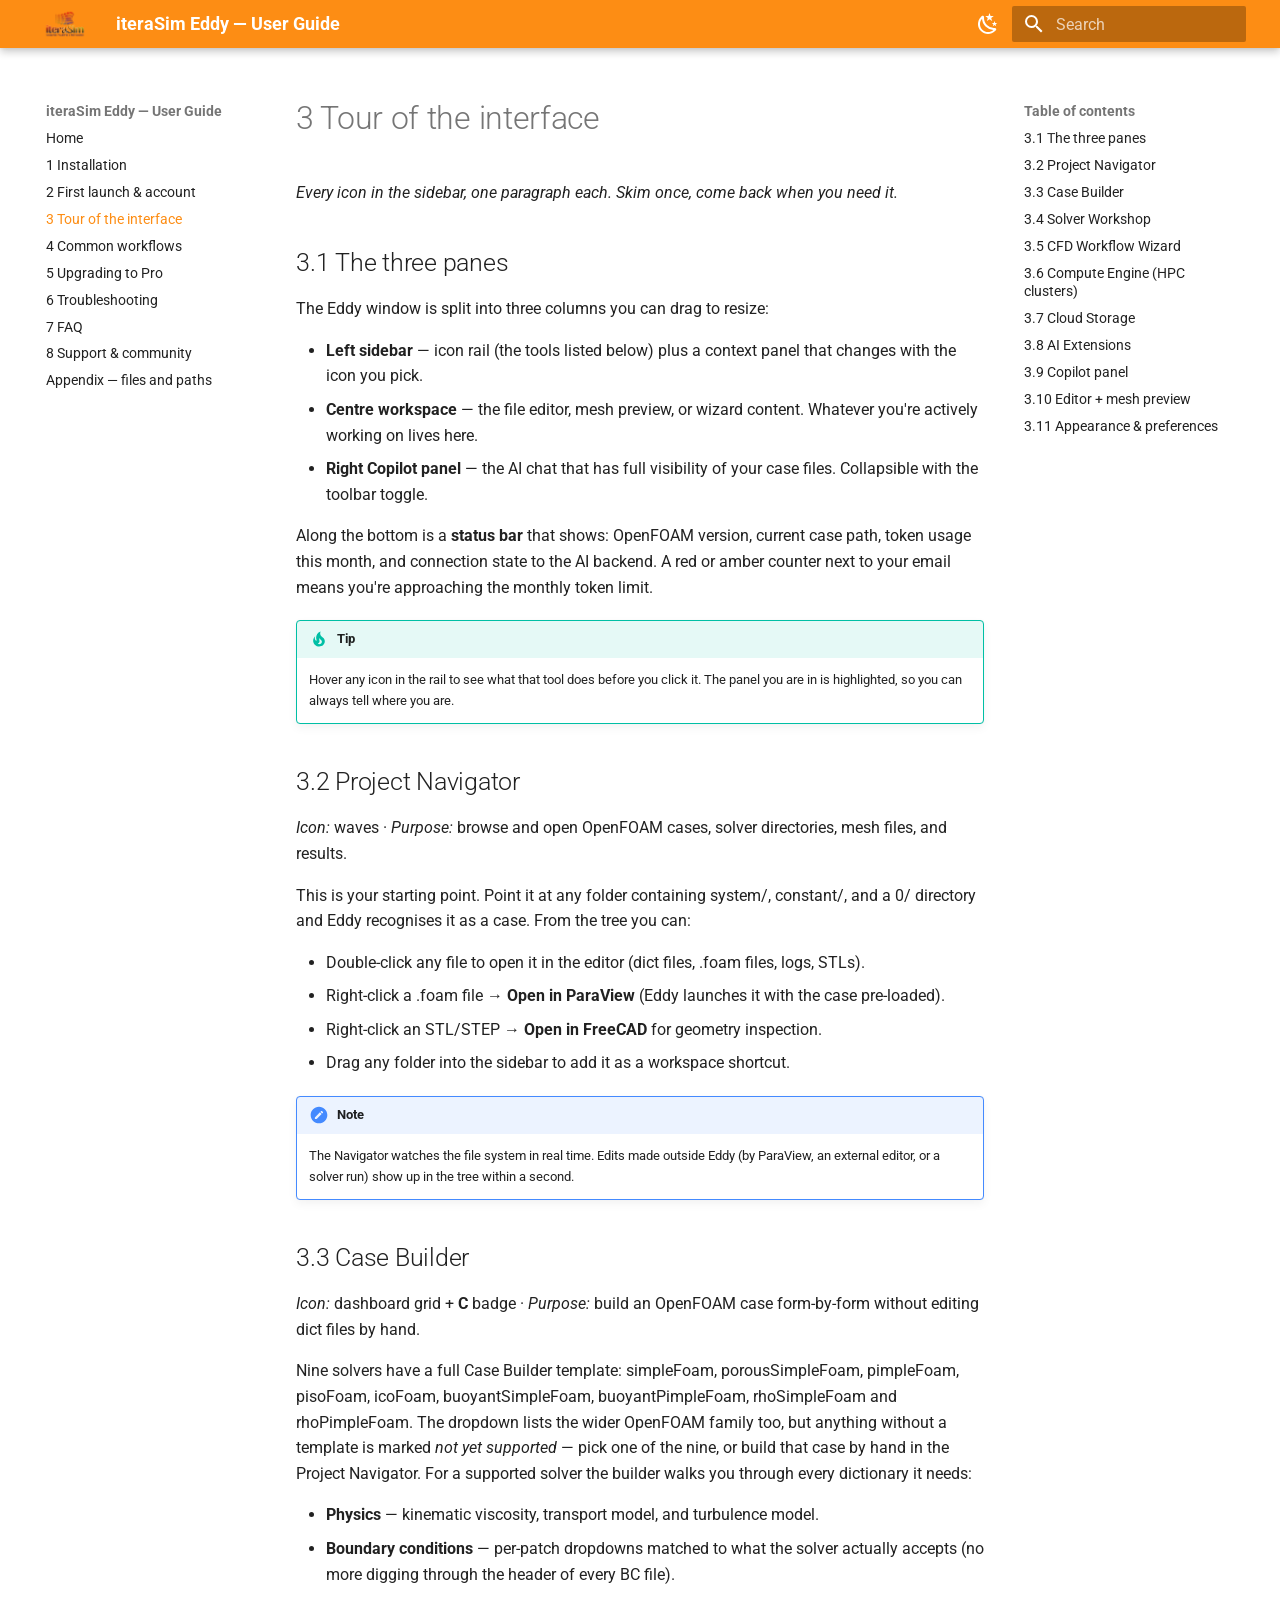
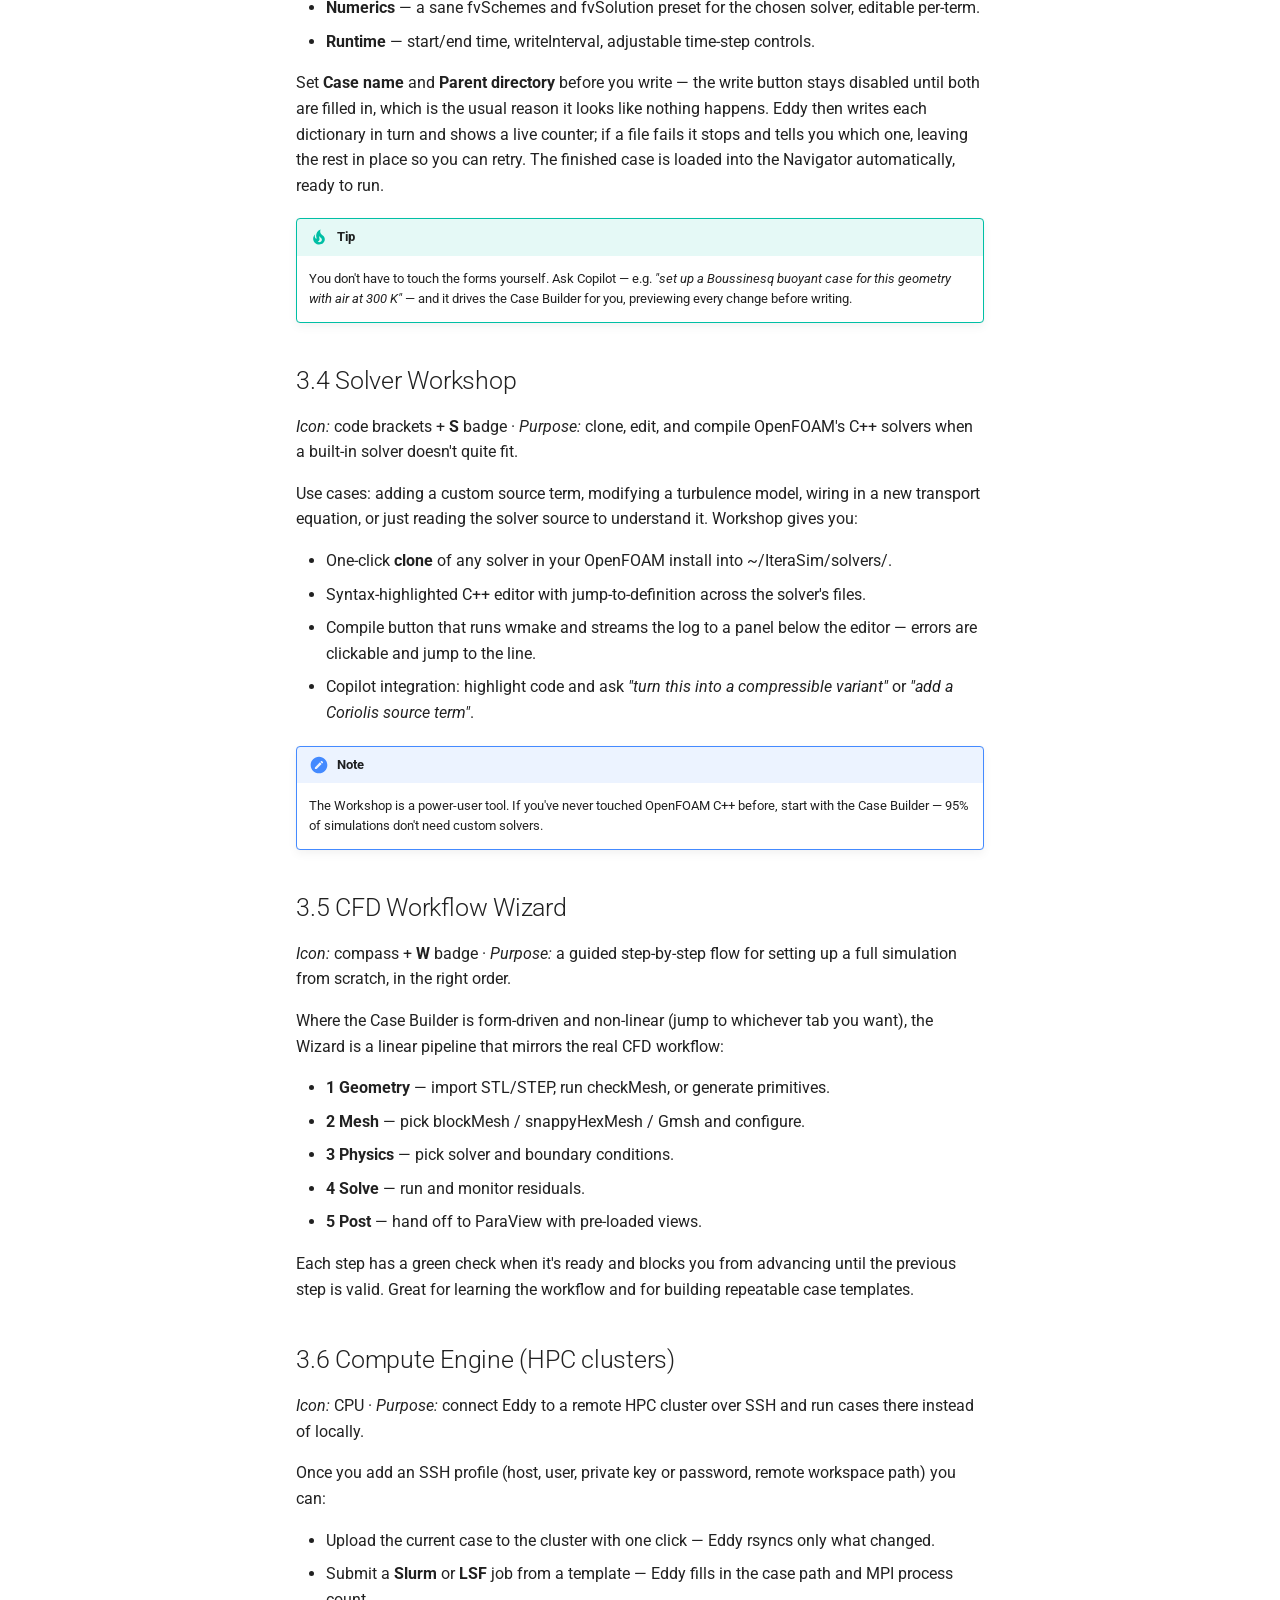
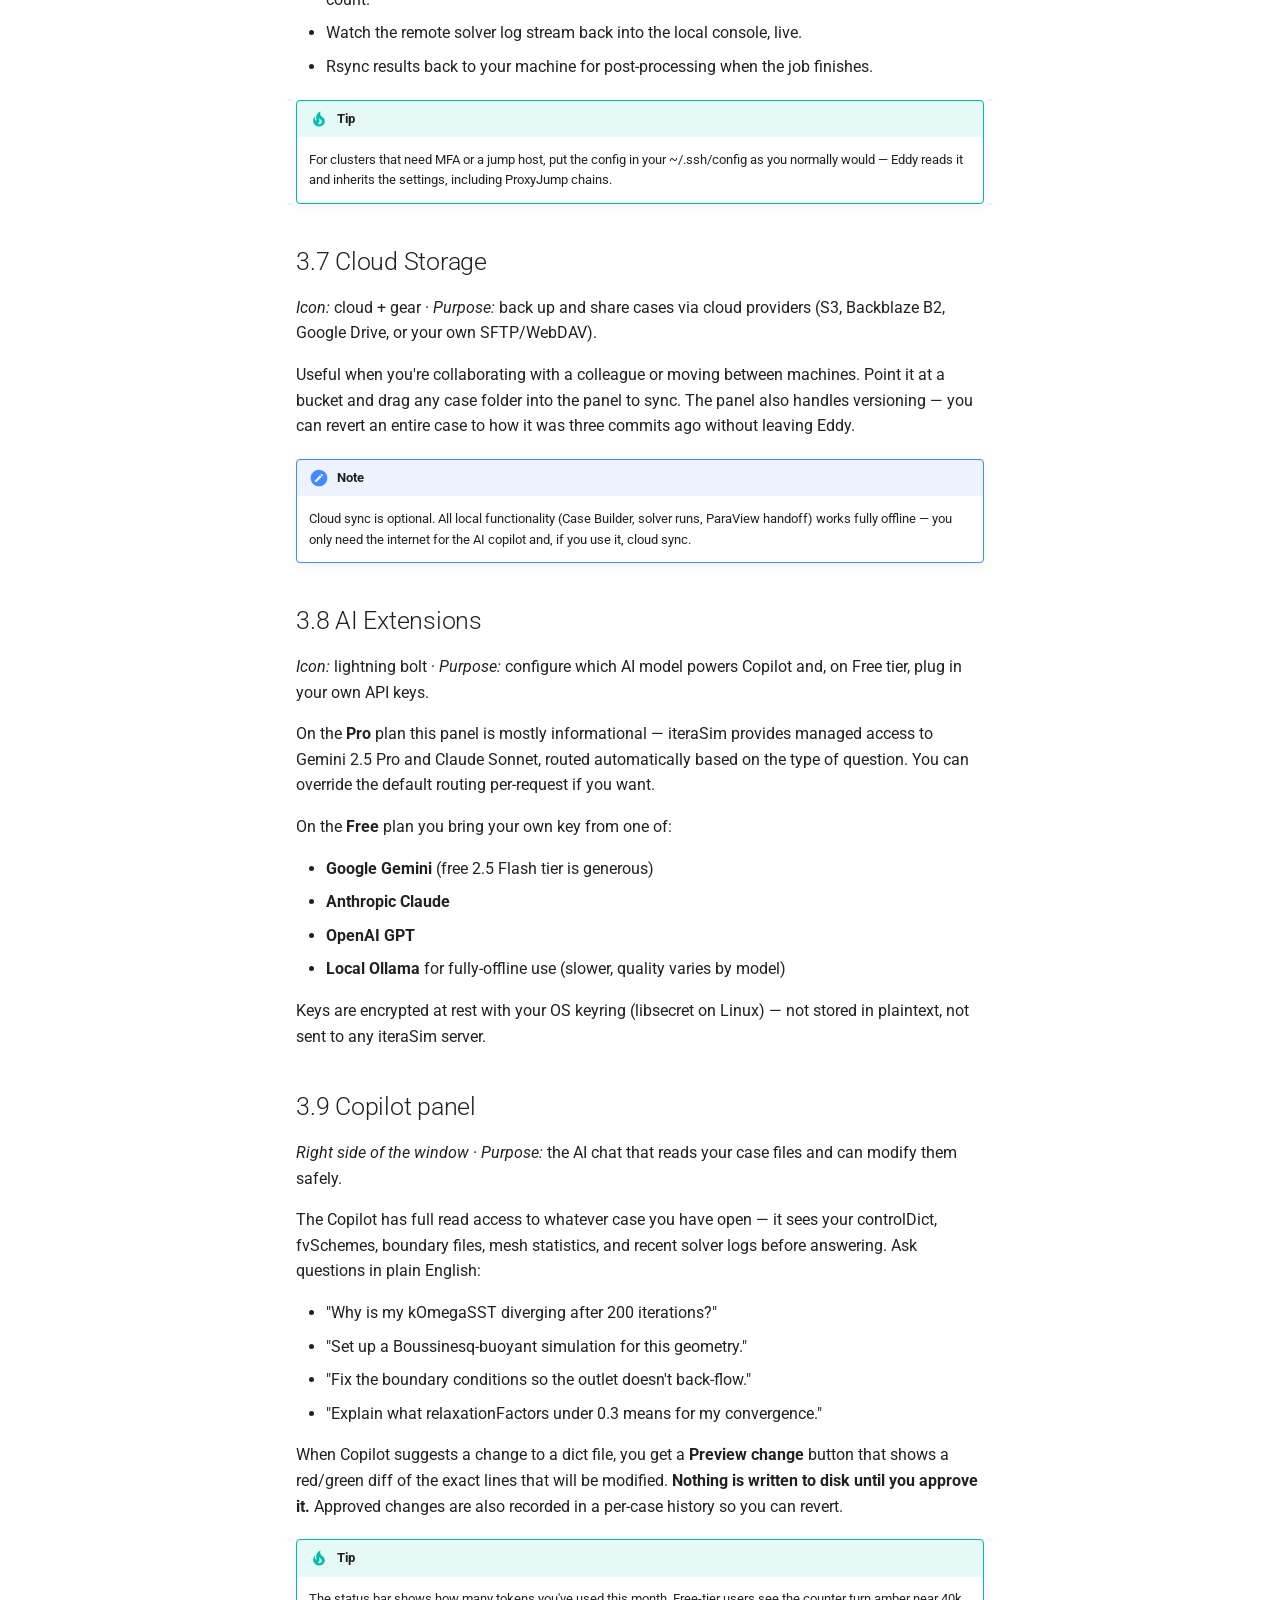
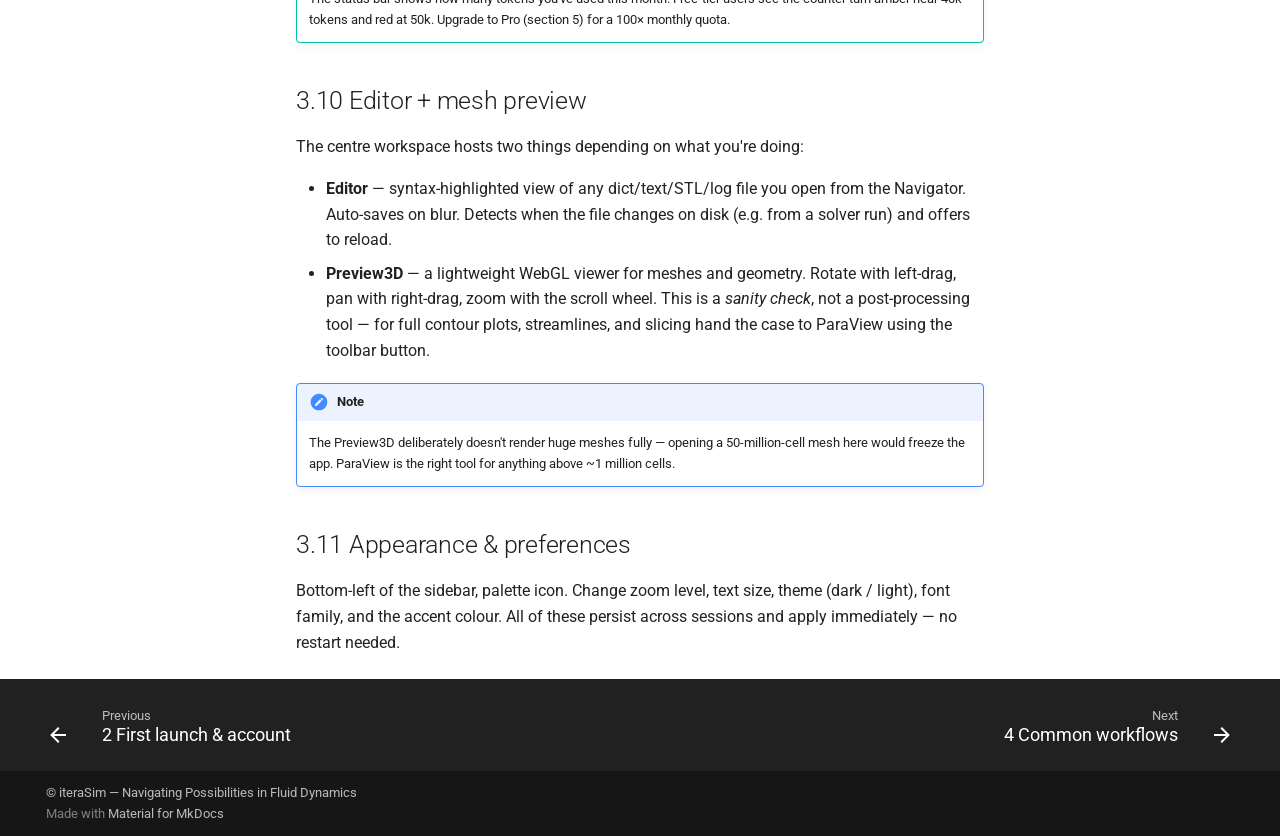
<file: tour-of-the-interface/index.html>
<!DOCTYPE html><html lang="en" class="no-js"><head>
    
      <meta charset="utf-8">
      <meta name="viewport" content="width=device-width,initial-scale=1">
      
        <meta name="description" content="End-user guide for iteraSim Eddy, the AI copilot for OpenFOAM CFD.">
      
      
        <meta name="author" content="iteraSim">
      
      
        <link rel="canonical" href="https://docs.iterasim.in/tour-of-the-interface/">
      
      
        <link rel="prev" href="../first-launch-account/">
      
      
        <link rel="next" href="../common-workflows/">
      
      
        
      
      
      <link rel="icon" href="../logo.png">
      <meta name="generator" content="mkdocs-1.6.1, mkdocs-material-9.8.0">
    
    
      
        <title>3 Tour of the interface - iteraSim Eddy — User Guide</title>
      
    
    
      <link rel="stylesheet" href="../assets/stylesheets/main.57a0d79d.min.css">
      
        
        <link rel="stylesheet" href="../assets/stylesheets/palette.fb2fffe2.min.css">
      
      


    
    
      
    
    
      
        
        
        <link rel="preconnect" href="https://fonts.gstatic.com" crossorigin="">
        <link rel="stylesheet" href="https://fonts.googleapis.com/css?family=Roboto:300,300i,400,400i,700,700i%7CRoboto+Mono:400,400i,700,700i&amp;display=fallback">
        <style>:root{--md-text-font:"Roboto";--md-code-font:"Roboto Mono"}</style>
      
    
    
      <link rel="stylesheet" href="../stylesheets/brand.css">
    
    <script>__md_scope=new URL("..",location),__md_hash=e=>[...e].reduce(((e,_)=>(e<<5)-e+_.charCodeAt(0)),0),__md_get=(e,_=localStorage,t=__md_scope)=>JSON.parse(_.getItem(t.pathname+"."+e)),__md_set=(e,_,t=localStorage,a=__md_scope)=>{try{t.setItem(a.pathname+"."+e,JSON.stringify(_))}catch(e){}}</script>
    
      

    
    
  <link href="../assets/stylesheets/glightbox.min.css" rel="stylesheet"><script src="../assets/javascripts/glightbox.min.js"></script><style id="glightbox-style">
            html.glightbox-open { overflow: initial; height: 100%; }
            .gslide-title { margin-top: 0px; user-select: text; }
            .gslide-desc { color: #666; user-select: text; }
            .gslide-image img { background: white; }
            .gscrollbar-fixer { padding-right: 15px; }
            .gdesc-inner { font-size: 0.75rem; }
            body[data-md-color-scheme="slate"] .gdesc-inner { background: var(--md-default-bg-color); }
            body[data-md-color-scheme="slate"] .gslide-title { color: var(--md-default-fg-color); }
            body[data-md-color-scheme="slate"] .gslide-desc { color: var(--md-default-fg-color); }
        </style></head>
  
  
    
    
      
    
    
    
    
    <body dir="ltr" data-md-color-scheme="default" data-md-color-primary="custom" data-md-color-accent="custom">
  
    
    <input class="md-toggle" data-md-toggle="drawer" type="checkbox" id="__drawer" autocomplete="off">
    <input class="md-toggle" data-md-toggle="search" type="checkbox" id="__search" autocomplete="off">
    <label class="md-overlay" for="__drawer"></label>
    <div data-md-component="skip">
      
        
        <a href="#3-tour-of-the-interface" class="md-skip">
          Skip to content
        </a>
      
    </div>
    <div data-md-component="announce">
      
    </div>
    
    
      

  

<header class="md-header md-header--shadow" data-md-component="header">
  <nav class="md-header__inner md-grid" aria-label="Header">
    <a href=".." title="iteraSim Eddy — User Guide" class="md-header__button md-logo" aria-label="iteraSim Eddy — User Guide" data-md-component="logo">
      
  <img src="../logo.png" alt="logo">

    </a>
    <label class="md-header__button md-icon" for="__drawer">
      
      <svg xmlns="http://www.w3.org/2000/svg" viewBox="0 0 24 24"><path d="M3 6h18v2H3zm0 5h18v2H3zm0 5h18v2H3z"></path></svg>
    </label>
    <div class="md-header__title" data-md-component="header-title">
      <div class="md-header__ellipsis">
        <div class="md-header__topic">
          <span class="md-ellipsis">
            iteraSim Eddy — User Guide
          </span>
        </div>
        <div class="md-header__topic" data-md-component="header-topic">
          <span class="md-ellipsis">
            
              3 Tour of the interface
            
          </span>
        </div>
      </div>
    </div>
    
      
        <form class="md-header__option" data-md-component="palette">
  
    
    
    
    <input class="md-option" data-md-color-media="(prefers-color-scheme: light)" data-md-color-scheme="default" data-md-color-primary="custom" data-md-color-accent="custom" aria-label="Switch to dark mode" type="radio" name="__palette" id="__palette_0">
    
      <label class="md-header__button md-icon" title="Switch to dark mode" for="__palette_1" hidden="">
        <svg xmlns="http://www.w3.org/2000/svg" viewBox="0 0 24 24"><path d="m17.75 4.09-2.53 1.94.91 3.06-2.63-1.81-2.63 1.81.91-3.06-2.53-1.94L12.44 4l1.06-3 1.06 3zm3.5 6.91-1.64 1.25.59 1.98-1.7-1.17-1.7 1.17.59-1.98L15.75 11l2.06-.05L18.5 9l.69 1.95zm-2.28 4.95c.83-.08 1.72 1.1 1.19 1.85-.32.45-.66.87-1.08 1.27C15.17 23 8.84 23 4.94 19.07c-3.91-3.9-3.91-10.24 0-14.14.4-.4.82-.76 1.27-1.08.75-.53 1.93.36 1.85 1.19-.27 2.86.69 5.83 2.89 8.02a9.96 9.96 0 0 0 8.02 2.89m-1.64 2.02a12.08 12.08 0 0 1-7.8-3.47c-2.17-2.19-3.33-5-3.49-7.82-2.81 3.14-2.7 7.96.31 10.98 3.02 3.01 7.84 3.12 10.98.31"></path></svg>
      </label>
    
  
    
    
    
    <input class="md-option" data-md-color-media="(prefers-color-scheme: dark)" data-md-color-scheme="slate" data-md-color-primary="custom" data-md-color-accent="custom" aria-label="Switch to light mode" type="radio" name="__palette" id="__palette_1">
    
      <label class="md-header__button md-icon" title="Switch to light mode" for="__palette_0" hidden="">
        <svg xmlns="http://www.w3.org/2000/svg" viewBox="0 0 24 24"><path d="M12 7a5 5 0 0 1 5 5 5 5 0 0 1-5 5 5 5 0 0 1-5-5 5 5 0 0 1 5-5m0 2a3 3 0 0 0-3 3 3 3 0 0 0 3 3 3 3 0 0 0 3-3 3 3 0 0 0-3-3m0-7 2.39 3.42C13.65 5.15 12.84 5 12 5s-1.65.15-2.39.42zM3.34 7l4.16-.35A7.2 7.2 0 0 0 5.94 8.5c-.44.74-.69 1.5-.83 2.29zm.02 10 1.76-3.77a7.131 7.131 0 0 0 2.38 4.14zM20.65 7l-1.77 3.79a7.02 7.02 0 0 0-2.38-4.15zm-.01 10-4.14.36c.59-.51 1.12-1.14 1.54-1.86.42-.73.69-1.5.83-2.29zM12 22l-2.41-3.44c.74.27 1.55.44 2.41.44.82 0 1.63-.17 2.37-.44z"></path></svg>
      </label>
    
  
</form>
      
    
    
      <script>var palette=__md_get("__palette");if(palette&&palette.color){if("(prefers-color-scheme)"===palette.color.media){var media=matchMedia("(prefers-color-scheme: light)"),input=document.querySelector(media.matches?"[data-md-color-media='(prefers-color-scheme: light)']":"[data-md-color-media='(prefers-color-scheme: dark)']");palette.color.media=input.getAttribute("data-md-color-media"),palette.color.scheme=input.getAttribute("data-md-color-scheme"),palette.color.primary=input.getAttribute("data-md-color-primary"),palette.color.accent=input.getAttribute("data-md-color-accent")}for(var[key,value]of Object.entries(palette.color))document.body.setAttribute("data-md-color-"+key,value)}</script>
    
    
    
      
      
        <label class="md-header__button md-icon" for="__search">
          
          <svg xmlns="http://www.w3.org/2000/svg" viewBox="0 0 24 24"><path d="M9.5 3A6.5 6.5 0 0 1 16 9.5c0 1.61-.59 3.09-1.56 4.23l.27.27h.79l5 5-1.5 1.5-5-5v-.79l-.27-.27A6.52 6.52 0 0 1 9.5 16 6.5 6.5 0 0 1 3 9.5 6.5 6.5 0 0 1 9.5 3m0 2C7 5 5 7 5 9.5S7 14 9.5 14 14 12 14 9.5 12 5 9.5 5"></path></svg>
        </label>
        <div class="md-search" data-md-component="search" role="dialog">
  <label class="md-search__overlay" for="__search"></label>
  <div class="md-search__inner" role="search">
    <form class="md-search__form" name="search">
      <input type="text" class="md-search__input" name="query" aria-label="Search" placeholder="Search" autocapitalize="off" autocorrect="off" autocomplete="off" spellcheck="false" data-md-component="search-query" required="">
      <label class="md-search__icon md-icon" for="__search">
        
        <svg xmlns="http://www.w3.org/2000/svg" viewBox="0 0 24 24"><path d="M9.5 3A6.5 6.5 0 0 1 16 9.5c0 1.61-.59 3.09-1.56 4.23l.27.27h.79l5 5-1.5 1.5-5-5v-.79l-.27-.27A6.52 6.52 0 0 1 9.5 16 6.5 6.5 0 0 1 3 9.5 6.5 6.5 0 0 1 9.5 3m0 2C7 5 5 7 5 9.5S7 14 9.5 14 14 12 14 9.5 12 5 9.5 5"></path></svg>
        
        <svg xmlns="http://www.w3.org/2000/svg" viewBox="0 0 24 24"><path d="M20 11v2H8l5.5 5.5-1.42 1.42L4.16 12l7.92-7.92L13.5 5.5 8 11z"></path></svg>
      </label>
      <nav class="md-search__options" aria-label="Search">
        
          <a href="javascript:void(0)" class="md-search__icon md-icon" title="Share" aria-label="Share" data-clipboard="" data-clipboard-text="" data-md-component="search-share" tabindex="-1">
            
            <svg xmlns="http://www.w3.org/2000/svg" viewBox="0 0 24 24"><path d="M18 16.08c-.76 0-1.44.3-1.96.77L8.91 12.7c.05-.23.09-.46.09-.7s-.04-.47-.09-.7l7.05-4.11c.54.5 1.25.81 2.04.81a3 3 0 0 0 3-3 3 3 0 0 0-3-3 3 3 0 0 0-3 3c0 .24.04.47.09.7L8.04 9.81C7.5 9.31 6.79 9 6 9a3 3 0 0 0-3 3 3 3 0 0 0 3 3c.79 0 1.5-.31 2.04-.81l7.12 4.15c-.05.21-.08.43-.08.66 0 1.61 1.31 2.91 2.92 2.91s2.92-1.3 2.92-2.91A2.92 2.92 0 0 0 18 16.08"></path></svg>
          </a>
        
        <button type="reset" class="md-search__icon md-icon" title="Clear" aria-label="Clear" tabindex="-1">
          
          <svg xmlns="http://www.w3.org/2000/svg" viewBox="0 0 24 24"><path d="M19 6.41 17.59 5 12 10.59 6.41 5 5 6.41 10.59 12 5 17.59 6.41 19 12 13.41 17.59 19 19 17.59 13.41 12z"></path></svg>
        </button>
      </nav>
      
        <div class="md-search__suggest" data-md-component="search-suggest"></div>
      
    </form>
    <div class="md-search__output">
      <div class="md-search__scrollwrap" tabindex="0" data-md-scrollfix="">
        <div class="md-search-result" data-md-component="search-result">
          <div class="md-search-result__meta">
            Initializing search
          </div>
          <ol class="md-search-result__list" role="presentation"></ol>
        </div>
      </div>
    </div>
  </div>
</div>
      
    
    
  </nav>
  
</header>
    
    <div class="md-container" data-md-component="container">
      
      
        
          
        
      
      <main class="md-main" data-md-component="main">
        <div class="md-main__inner md-grid">
          
            
              
              <div class="md-sidebar md-sidebar--primary" data-md-component="sidebar" data-md-type="navigation">
                <div class="md-sidebar__scrollwrap">
                  <div class="md-sidebar__inner">
                    



<nav class="md-nav md-nav--primary" aria-label="Navigation" data-md-level="0">
  <label class="md-nav__title" for="__drawer">
    <a href=".." title="iteraSim Eddy — User Guide" class="md-nav__button md-logo" aria-label="iteraSim Eddy — User Guide" data-md-component="logo">
      
  <img src="../logo.png" alt="logo">

    </a>
    iteraSim Eddy — User Guide
  </label>
  
  <ul class="md-nav__list" data-md-scrollfix="">
    
      
      
  
  
  
  
    <li class="md-nav__item">
      <a href=".." class="md-nav__link">
        
  
  
  <span class="md-ellipsis">
    
  
    Home
  

    
  </span>
  
  

      </a>
    </li>
  

    
      
      
  
  
  
  
    <li class="md-nav__item">
      <a href="../installation/" class="md-nav__link">
        
  
  
  <span class="md-ellipsis">
    
  
    1 Installation
  

    
  </span>
  
  

      </a>
    </li>
  

    
      
      
  
  
  
  
    <li class="md-nav__item">
      <a href="../first-launch-account/" class="md-nav__link">
        
  
  
  <span class="md-ellipsis">
    
  
    2 First launch &amp; account
  

    
  </span>
  
  

      </a>
    </li>
  

    
      
      
  
  
    
  
  
  
    <li class="md-nav__item md-nav__item--active">
      
      <input class="md-nav__toggle md-toggle" type="checkbox" id="__toc">
      
      
        
      
      
        <label class="md-nav__link md-nav__link--active" for="__toc">
          
  
  
  <span class="md-ellipsis">
    
  
    3 Tour of the interface
  

    
  </span>
  
  

          <span class="md-nav__icon md-icon"></span>
        </label>
      
      <a href="./" class="md-nav__link md-nav__link--active">
        
  
  
  <span class="md-ellipsis">
    
  
    3 Tour of the interface
  

    
  </span>
  
  

      </a>
      
        

<nav class="md-nav md-nav--secondary" aria-label="Table of contents">
  
  
  
    
  
  
    <label class="md-nav__title" for="__toc">
      <span class="md-nav__icon md-icon"></span>
      Table of contents
    </label>
    <ul class="md-nav__list" data-md-component="toc" data-md-scrollfix="">
      
        <li class="md-nav__item">
  <a href="#31-the-three-panes" class="md-nav__link">
    <span class="md-ellipsis">
      
        3.1 The three panes
      
    </span>
  </a>
  
</li>
      
        <li class="md-nav__item">
  <a href="#32-project-navigator" class="md-nav__link">
    <span class="md-ellipsis">
      
        3.2 Project Navigator
      
    </span>
  </a>
  
</li>
      
        <li class="md-nav__item">
  <a href="#33-case-builder" class="md-nav__link">
    <span class="md-ellipsis">
      
        3.3 Case Builder
      
    </span>
  </a>
  
</li>
      
        <li class="md-nav__item">
  <a href="#34-solver-workshop" class="md-nav__link">
    <span class="md-ellipsis">
      
        3.4 Solver Workshop
      
    </span>
  </a>
  
</li>
      
        <li class="md-nav__item">
  <a href="#35-cfd-workflow-wizard" class="md-nav__link">
    <span class="md-ellipsis">
      
        3.5 CFD Workflow Wizard
      
    </span>
  </a>
  
</li>
      
        <li class="md-nav__item">
  <a href="#36-compute-engine-hpc-clusters" class="md-nav__link">
    <span class="md-ellipsis">
      
        3.6 Compute Engine (HPC clusters)
      
    </span>
  </a>
  
</li>
      
        <li class="md-nav__item">
  <a href="#37-cloud-storage" class="md-nav__link">
    <span class="md-ellipsis">
      
        3.7 Cloud Storage
      
    </span>
  </a>
  
</li>
      
        <li class="md-nav__item">
  <a href="#38-ai-extensions" class="md-nav__link">
    <span class="md-ellipsis">
      
        3.8 AI Extensions
      
    </span>
  </a>
  
</li>
      
        <li class="md-nav__item">
  <a href="#39-copilot-panel" class="md-nav__link">
    <span class="md-ellipsis">
      
        3.9 Copilot panel
      
    </span>
  </a>
  
</li>
      
        <li class="md-nav__item">
  <a href="#310-editor-mesh-preview" class="md-nav__link">
    <span class="md-ellipsis">
      
        3.10 Editor + mesh preview
      
    </span>
  </a>
  
</li>
      
        <li class="md-nav__item">
  <a href="#311-appearance-preferences" class="md-nav__link">
    <span class="md-ellipsis">
      
        3.11 Appearance &amp; preferences
      
    </span>
  </a>
  
</li>
      
    </ul>
  
</nav>
      
    </li>
  

    
      
      
  
  
  
  
    <li class="md-nav__item">
      <a href="../common-workflows/" class="md-nav__link">
        
  
  
  <span class="md-ellipsis">
    
  
    4 Common workflows
  

    
  </span>
  
  

      </a>
    </li>
  

    
      
      
  
  
  
  
    <li class="md-nav__item">
      <a href="../upgrading-to-pro/" class="md-nav__link">
        
  
  
  <span class="md-ellipsis">
    
  
    5 Upgrading to Pro
  

    
  </span>
  
  

      </a>
    </li>
  

    
      
      
  
  
  
  
    <li class="md-nav__item">
      <a href="../troubleshooting/" class="md-nav__link">
        
  
  
  <span class="md-ellipsis">
    
  
    6 Troubleshooting
  

    
  </span>
  
  

      </a>
    </li>
  

    
      
      
  
  
  
  
    <li class="md-nav__item">
      <a href="../frequently-asked-questions/" class="md-nav__link">
        
  
  
  <span class="md-ellipsis">
    
  
    7 FAQ
  

    
  </span>
  
  

      </a>
    </li>
  

    
      
      
  
  
  
  
    <li class="md-nav__item">
      <a href="../support-community/" class="md-nav__link">
        
  
  
  <span class="md-ellipsis">
    
  
    8 Support &amp; community
  

    
  </span>
  
  

      </a>
    </li>
  

    
      
      
  
  
  
  
    <li class="md-nav__item">
      <a href="../appendix-files-and-paths/" class="md-nav__link">
        
  
  
  <span class="md-ellipsis">
    
  
    Appendix — files and paths
  

    
  </span>
  
  

      </a>
    </li>
  

    
  </ul>
</nav>
                  </div>
                </div>
              </div>
            
            
              
              <div class="md-sidebar md-sidebar--secondary" data-md-component="sidebar" data-md-type="toc">
                <div class="md-sidebar__scrollwrap">
                  <div class="md-sidebar__inner">
                    

<nav class="md-nav md-nav--secondary" aria-label="Table of contents">
  
  
  
    
  
  
    <label class="md-nav__title" for="__toc">
      <span class="md-nav__icon md-icon"></span>
      Table of contents
    </label>
    <ul class="md-nav__list" data-md-component="toc" data-md-scrollfix="">
      
        <li class="md-nav__item">
  <a href="#31-the-three-panes" class="md-nav__link">
    <span class="md-ellipsis">
      
        3.1 The three panes
      
    </span>
  </a>
  
</li>
      
        <li class="md-nav__item">
  <a href="#32-project-navigator" class="md-nav__link">
    <span class="md-ellipsis">
      
        3.2 Project Navigator
      
    </span>
  </a>
  
</li>
      
        <li class="md-nav__item">
  <a href="#33-case-builder" class="md-nav__link">
    <span class="md-ellipsis">
      
        3.3 Case Builder
      
    </span>
  </a>
  
</li>
      
        <li class="md-nav__item">
  <a href="#34-solver-workshop" class="md-nav__link">
    <span class="md-ellipsis">
      
        3.4 Solver Workshop
      
    </span>
  </a>
  
</li>
      
        <li class="md-nav__item">
  <a href="#35-cfd-workflow-wizard" class="md-nav__link">
    <span class="md-ellipsis">
      
        3.5 CFD Workflow Wizard
      
    </span>
  </a>
  
</li>
      
        <li class="md-nav__item">
  <a href="#36-compute-engine-hpc-clusters" class="md-nav__link">
    <span class="md-ellipsis">
      
        3.6 Compute Engine (HPC clusters)
      
    </span>
  </a>
  
</li>
      
        <li class="md-nav__item">
  <a href="#37-cloud-storage" class="md-nav__link">
    <span class="md-ellipsis">
      
        3.7 Cloud Storage
      
    </span>
  </a>
  
</li>
      
        <li class="md-nav__item">
  <a href="#38-ai-extensions" class="md-nav__link">
    <span class="md-ellipsis">
      
        3.8 AI Extensions
      
    </span>
  </a>
  
</li>
      
        <li class="md-nav__item">
  <a href="#39-copilot-panel" class="md-nav__link">
    <span class="md-ellipsis">
      
        3.9 Copilot panel
      
    </span>
  </a>
  
</li>
      
        <li class="md-nav__item">
  <a href="#310-editor-mesh-preview" class="md-nav__link">
    <span class="md-ellipsis">
      
        3.10 Editor + mesh preview
      
    </span>
  </a>
  
</li>
      
        <li class="md-nav__item">
  <a href="#311-appearance-preferences" class="md-nav__link">
    <span class="md-ellipsis">
      
        3.11 Appearance &amp; preferences
      
    </span>
  </a>
  
</li>
      
    </ul>
  
</nav>
                  </div>
                </div>
              </div>
            
          
          
            <div class="md-content" data-md-component="content">
              
              <article class="md-content__inner md-typeset">
                
                  



<h1 id="3-tour-of-the-interface">3 Tour of the interface<a class="headerlink" href="#3-tour-of-the-interface" title="Permanent link">¶</a></h1>
<p><em>Every icon in the sidebar, one paragraph each. Skim once, come back when you need it.</em></p>
<h2 id="31-the-three-panes">3.1 The three panes<a class="headerlink" href="#31-the-three-panes" title="Permanent link">¶</a></h2>
<p>The Eddy window is split into three columns you can drag to resize:</p>
<ul>
<li><strong>Left sidebar</strong> — icon rail (the tools listed below) plus a context panel that changes with the icon you pick.</li>
<li><strong>Centre workspace</strong> — the file editor, mesh preview, or wizard content. Whatever you're actively working on lives here.</li>
<li><strong>Right Copilot panel</strong> — the AI chat that has full visibility of your case files. Collapsible with the toolbar toggle.</li>
</ul>
<p>Along the bottom is a <strong>status bar</strong> that shows: OpenFOAM version, current case path, token usage this month, and connection state to the AI backend. A red or amber counter next to your email means you're approaching the monthly token limit.</p>
<div class="admonition tip">
<p class="admonition-title">Tip</p>
<p>Hover any icon in the rail to see what that tool does before you click it. The panel you are in is highlighted, so you can always tell where you are.</p>
</div>
<h2 id="32-project-navigator">3.2 Project Navigator<a class="headerlink" href="#32-project-navigator" title="Permanent link">¶</a></h2>
<p><em>Icon:</em> waves · <em>Purpose:</em> browse and open OpenFOAM cases, solver directories, mesh files, and results.</p>
<p>This is your starting point. Point it at any folder containing system/, constant/, and a 0/ directory and Eddy recognises it as a case. From the tree you can:</p>
<ul>
<li>Double-click any file to open it in the editor (dict files, .foam files, logs, STLs).</li>
<li>Right-click a .foam file → <strong>Open in ParaView</strong> (Eddy launches it with the case pre-loaded).</li>
<li>Right-click an STL/STEP → <strong>Open in FreeCAD</strong> for geometry inspection.</li>
<li>Drag any folder into the sidebar to add it as a workspace shortcut.</li>
</ul>
<div class="admonition note">
<p class="admonition-title">Note</p>
<p>The Navigator watches the file system in real time. Edits made outside Eddy (by ParaView, an external editor, or a solver run) show up in the tree within a second.</p>
</div>
<h2 id="33-case-builder">3.3 Case Builder<a class="headerlink" href="#33-case-builder" title="Permanent link">¶</a></h2>
<p><em>Icon:</em> dashboard grid + <strong>C</strong> badge · <em>Purpose:</em> build an OpenFOAM case form-by-form without editing dict files by hand.</p>
<p>Nine solvers have a full Case Builder template: simpleFoam, porousSimpleFoam, pimpleFoam, pisoFoam, icoFoam, buoyantSimpleFoam, buoyantPimpleFoam, rhoSimpleFoam and rhoPimpleFoam. The dropdown lists the wider OpenFOAM family too, but anything without a template is marked <em>not yet supported</em> — pick one of the nine, or build that case by hand in the Project Navigator. For a supported solver the builder walks you through every dictionary it needs:</p>
<ul>
<li><strong>Physics</strong> — kinematic viscosity, transport model, and turbulence model.</li>
<li><strong>Boundary conditions</strong> — per-patch dropdowns matched to what the solver actually accepts (no more digging through the header of every BC file).</li>
<li><strong>Numerics</strong> — a sane fvSchemes and fvSolution preset for the chosen solver, editable per-term.</li>
<li><strong>Runtime</strong> — start/end time, writeInterval, adjustable time-step controls.</li>
</ul>
<p>Set <strong>Case name</strong> and <strong>Parent directory</strong> before you write — the write button stays disabled until both are filled in, which is the usual reason it looks like nothing happens. Eddy then writes each dictionary in turn and shows a live counter; if a file fails it stops and tells you which one, leaving the rest in place so you can retry. The finished case is loaded into the Navigator automatically, ready to run.</p>
<div class="admonition tip">
<p class="admonition-title">Tip</p>
<p>You don't have to touch the forms yourself. Ask Copilot — e.g. <em>"set up a Boussinesq buoyant case for this geometry with air at 300 K"</em> — and it drives the Case Builder for you, previewing every change before writing.</p>
</div>
<h2 id="34-solver-workshop">3.4 Solver Workshop<a class="headerlink" href="#34-solver-workshop" title="Permanent link">¶</a></h2>
<p><em>Icon:</em> code brackets + <strong>S</strong> badge · <em>Purpose:</em> clone, edit, and compile OpenFOAM's C++ solvers when a built-in solver doesn't quite fit.</p>
<p>Use cases: adding a custom source term, modifying a turbulence model, wiring in a new transport equation, or just reading the solver source to understand it. Workshop gives you:</p>
<ul>
<li>One-click <strong>clone</strong> of any solver in your OpenFOAM install into ~/IteraSim/solvers/<yourname>.</yourname></li>
<li>Syntax-highlighted C++ editor with jump-to-definition across the solver's files.</li>
<li>Compile button that runs wmake and streams the log to a panel below the editor — errors are clickable and jump to the line.</li>
<li>Copilot integration: highlight code and ask <em>"turn this into a compressible variant"</em> or <em>"add a Coriolis source term"</em>.</li>
</ul>
<div class="admonition note">
<p class="admonition-title">Note</p>
<p>The Workshop is a power-user tool. If you've never touched OpenFOAM C++ before, start with the Case Builder — 95% of simulations don't need custom solvers.</p>
</div>
<h2 id="35-cfd-workflow-wizard">3.5 CFD Workflow Wizard<a class="headerlink" href="#35-cfd-workflow-wizard" title="Permanent link">¶</a></h2>
<p><em>Icon:</em> compass + <strong>W</strong> badge · <em>Purpose:</em> a guided step-by-step flow for setting up a full simulation from scratch, in the right order.</p>
<p>Where the Case Builder is form-driven and non-linear (jump to whichever tab you want), the Wizard is a linear pipeline that mirrors the real CFD workflow:</p>
<ul>
<li><strong>1 Geometry</strong> — import STL/STEP, run checkMesh, or generate primitives.</li>
<li><strong>2 Mesh</strong> — pick blockMesh / snappyHexMesh / Gmsh and configure.</li>
<li><strong>3 Physics</strong> — pick solver and boundary conditions.</li>
<li><strong>4 Solve</strong> — run and monitor residuals.</li>
<li><strong>5 Post</strong> — hand off to ParaView with pre-loaded views.</li>
</ul>
<p>Each step has a green check when it's ready and blocks you from advancing until the previous step is valid. Great for learning the workflow and for building repeatable case templates.</p>
<h2 id="36-compute-engine-hpc-clusters">3.6 Compute Engine (HPC clusters)<a class="headerlink" href="#36-compute-engine-hpc-clusters" title="Permanent link">¶</a></h2>
<p><em>Icon:</em> CPU · <em>Purpose:</em> connect Eddy to a remote HPC cluster over SSH and run cases there instead of locally.</p>
<p>Once you add an SSH profile (host, user, private key or password, remote workspace path) you can:</p>
<ul>
<li>Upload the current case to the cluster with one click — Eddy rsyncs only what changed.</li>
<li>Submit a <strong>Slurm</strong> or <strong>LSF</strong> job from a template — Eddy fills in the case path and MPI process count.</li>
<li>Watch the remote solver log stream back into the local console, live.</li>
<li>Rsync results back to your machine for post-processing when the job finishes.</li>
</ul>
<div class="admonition tip">
<p class="admonition-title">Tip</p>
<p>For clusters that need MFA or a jump host, put the config in your ~/.ssh/config as you normally would — Eddy reads it and inherits the settings, including ProxyJump chains.</p>
</div>
<h2 id="37-cloud-storage">3.7 Cloud Storage<a class="headerlink" href="#37-cloud-storage" title="Permanent link">¶</a></h2>
<p><em>Icon:</em> cloud + gear · <em>Purpose:</em> back up and share cases via cloud providers (S3, Backblaze B2, Google Drive, or your own SFTP/WebDAV).</p>
<p>Useful when you're collaborating with a colleague or moving between machines. Point it at a bucket and drag any case folder into the panel to sync. The panel also handles versioning — you can revert an entire case to how it was three commits ago without leaving Eddy.</p>
<div class="admonition note">
<p class="admonition-title">Note</p>
<p>Cloud sync is optional. All local functionality (Case Builder, solver runs, ParaView handoff) works fully offline — you only need the internet for the AI copilot and, if you use it, cloud sync.</p>
</div>
<h2 id="38-ai-extensions">3.8 AI Extensions<a class="headerlink" href="#38-ai-extensions" title="Permanent link">¶</a></h2>
<p><em>Icon:</em> lightning bolt · <em>Purpose:</em> configure which AI model powers Copilot and, on Free tier, plug in your own API keys.</p>
<p>On the <strong>Pro</strong> plan this panel is mostly informational — iteraSim provides managed access to Gemini 2.5 Pro and Claude Sonnet, routed automatically based on the type of question. You can override the default routing per-request if you want.</p>
<p>On the <strong>Free</strong> plan you bring your own key from one of:</p>
<ul>
<li><strong>Google Gemini</strong> (free 2.5 Flash tier is generous)</li>
<li><strong>Anthropic Claude</strong></li>
<li><strong>OpenAI GPT</strong></li>
<li><strong>Local Ollama</strong> for fully-offline use (slower, quality varies by model)</li>
</ul>
<p>Keys are encrypted at rest with your OS keyring (libsecret on Linux) — not stored in plaintext, not sent to any iteraSim server.</p>
<h2 id="39-copilot-panel">3.9 Copilot panel<a class="headerlink" href="#39-copilot-panel" title="Permanent link">¶</a></h2>
<p><em>Right side of the window</em> · <em>Purpose:</em> the AI chat that reads your case files and can modify them safely.</p>
<p>The Copilot has full read access to whatever case you have open — it sees your controlDict, fvSchemes, boundary files, mesh statistics, and recent solver logs before answering. Ask questions in plain English:</p>
<ul>
<li>"Why is my kOmegaSST diverging after 200 iterations?"</li>
<li>"Set up a Boussinesq-buoyant simulation for this geometry."</li>
<li>"Fix the boundary conditions so the outlet doesn't back-flow."</li>
<li>"Explain what relaxationFactors under 0.3 means for my convergence."</li>
</ul>
<p>When Copilot suggests a change to a dict file, you get a <strong>Preview change</strong> button that shows a red/green diff of the exact lines that will be modified. <strong>Nothing is written to disk until you approve it.</strong> Approved changes are also recorded in a per-case history so you can revert.</p>
<div class="admonition tip">
<p class="admonition-title">Tip</p>
<p>The status bar shows how many tokens you've used this month. Free-tier users see the counter turn amber near 40k tokens and red at 50k. Upgrade to Pro (section 5) for a 100× monthly quota.</p>
</div>
<h2 id="310-editor-mesh-preview">3.10 Editor + mesh preview<a class="headerlink" href="#310-editor-mesh-preview" title="Permanent link">¶</a></h2>
<p>The centre workspace hosts two things depending on what you're doing:</p>
<ul>
<li><strong>Editor</strong> — syntax-highlighted view of any dict/text/STL/log file you open from the Navigator. Auto-saves on blur. Detects when the file changes on disk (e.g. from a solver run) and offers to reload.</li>
<li><strong>Preview3D</strong> — a lightweight WebGL viewer for meshes and geometry. Rotate with left-drag, pan with right-drag, zoom with the scroll wheel. This is a <em>sanity check</em>, not a post-processing tool — for full contour plots, streamlines, and slicing hand the case to ParaView using the toolbar button.</li>
</ul>
<div class="admonition note">
<p class="admonition-title">Note</p>
<p>The Preview3D deliberately doesn't render huge meshes fully — opening a 50-million-cell mesh here would freeze the app. ParaView is the right tool for anything above ~1 million cells.</p>
</div>
<h2 id="311-appearance-preferences">3.11 Appearance &amp; preferences<a class="headerlink" href="#311-appearance-preferences" title="Permanent link">¶</a></h2>
<p>Bottom-left of the sidebar, palette icon. Change zoom level, text size, theme (dark / light), font family, and the accent colour. All of these persist across sessions and apply immediately — no restart needed.</p>












                
              </article>
            </div>
          
          
<script>var target=document.getElementById(location.hash.slice(1));target&&target.name&&(target.checked=target.name.startsWith("__tabbed_"))</script>
        </div>
        
          <button type="button" class="md-top md-icon" data-md-component="top" hidden="">
  
  <svg xmlns="http://www.w3.org/2000/svg" viewBox="0 0 24 24"><path d="M13 20h-2V8l-5.5 5.5-1.42-1.42L12 4.16l7.92 7.92-1.42 1.42L13 8z"></path></svg>
  Back to top
</button>
        
      </main>
      
        <footer class="md-footer">
  
    
      
      <nav class="md-footer__inner md-grid" aria-label="Footer">
        
          
          <a href="../first-launch-account/" class="md-footer__link md-footer__link--prev" aria-label="Previous: 2 First launch &amp; account">
            <div class="md-footer__button md-icon">
              
              <svg xmlns="http://www.w3.org/2000/svg" viewBox="0 0 24 24"><path d="M20 11v2H8l5.5 5.5-1.42 1.42L4.16 12l7.92-7.92L13.5 5.5 8 11z"></path></svg>
            </div>
            <div class="md-footer__title">
              <span class="md-footer__direction">
                Previous
              </span>
              <div class="md-ellipsis">
                2 First launch &amp; account
              </div>
            </div>
          </a>
        
        
          
          <a href="../common-workflows/" class="md-footer__link md-footer__link--next" aria-label="Next: 4 Common workflows">
            <div class="md-footer__title">
              <span class="md-footer__direction">
                Next
              </span>
              <div class="md-ellipsis">
                4 Common workflows
              </div>
            </div>
            <div class="md-footer__button md-icon">
              
              <svg xmlns="http://www.w3.org/2000/svg" viewBox="0 0 24 24"><path d="M4 11v2h12l-5.5 5.5 1.42 1.42L19.84 12l-7.92-7.92L10.5 5.5 16 11z"></path></svg>
            </div>
          </a>
        
      </nav>
    
  
  <div class="md-footer-meta md-typeset">
    <div class="md-footer-meta__inner md-grid">
      <div class="md-copyright">
  
    <div class="md-copyright__highlight">
      © iteraSim — Navigating Possibilities in Fluid Dynamics
    </div>
  
  
    Made with
    <a href="https://squidfunk.github.io/mkdocs-material/" target="_blank" rel="noopener">
      Material for MkDocs
    </a>
  
</div>
      
    </div>
  </div>
</footer>
      
    </div>
    <div class="md-dialog" data-md-component="dialog">
      <div class="md-dialog__inner md-typeset"></div>
    </div>
    
    
    
      
      
      <script id="__config" type="application/json">{"annotate": null, "base": "..", "features": ["navigation.instant", "navigation.tracking", "navigation.sections", "navigation.top", "navigation.footer", "toc.follow", "search.suggest", "search.highlight", "search.share", "content.code.copy"], "search": "../assets/javascripts/workers/search.a7633da7.min.js", "tags": null, "translations": {"clipboard.copied": "Copied to clipboard", "clipboard.copy": "Copy to clipboard", "search.result.more.one": "1 more on this page", "search.result.more.other": "# more on this page", "search.result.none": "No matching documents", "search.result.one": "1 matching document", "search.result.other": "# matching documents", "search.result.placeholder": "Type to start searching", "search.result.term.missing": "Missing", "select.version": "Select version"}, "version": null}</script>
    
    
      <script src="../assets/javascripts/bundle.c21346df.min.js"></script>
      
        <script src="../javascripts/os-detect.js"></script>
      
    
  
<script id="init-glightbox">const lightbox = GLightbox({"touchNavigation": true, "loop": false, "zoomable": true, "draggable": true, "openEffect": "zoom", "closeEffect": "zoom", "slideEffect": "slide"});
document$.subscribe(()=>{ lightbox.reload(); });
</script></body></html>
</file>
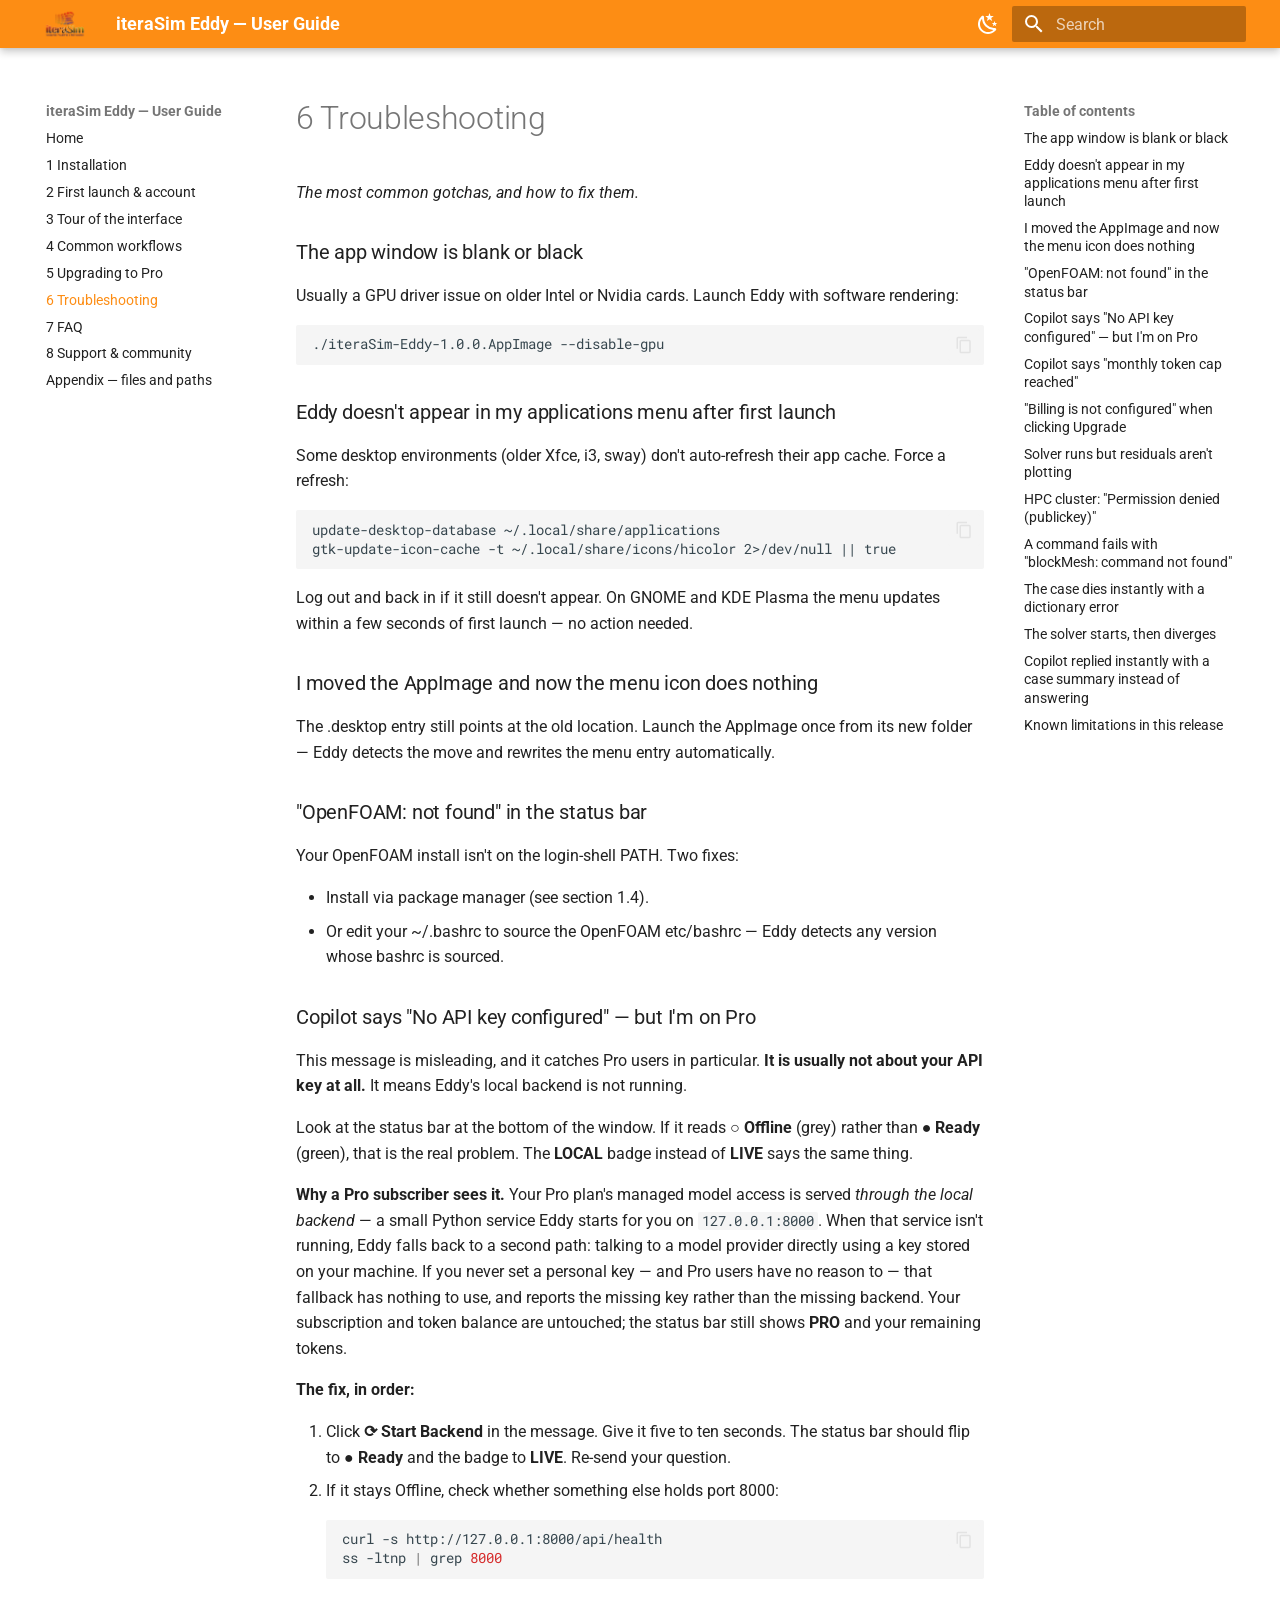
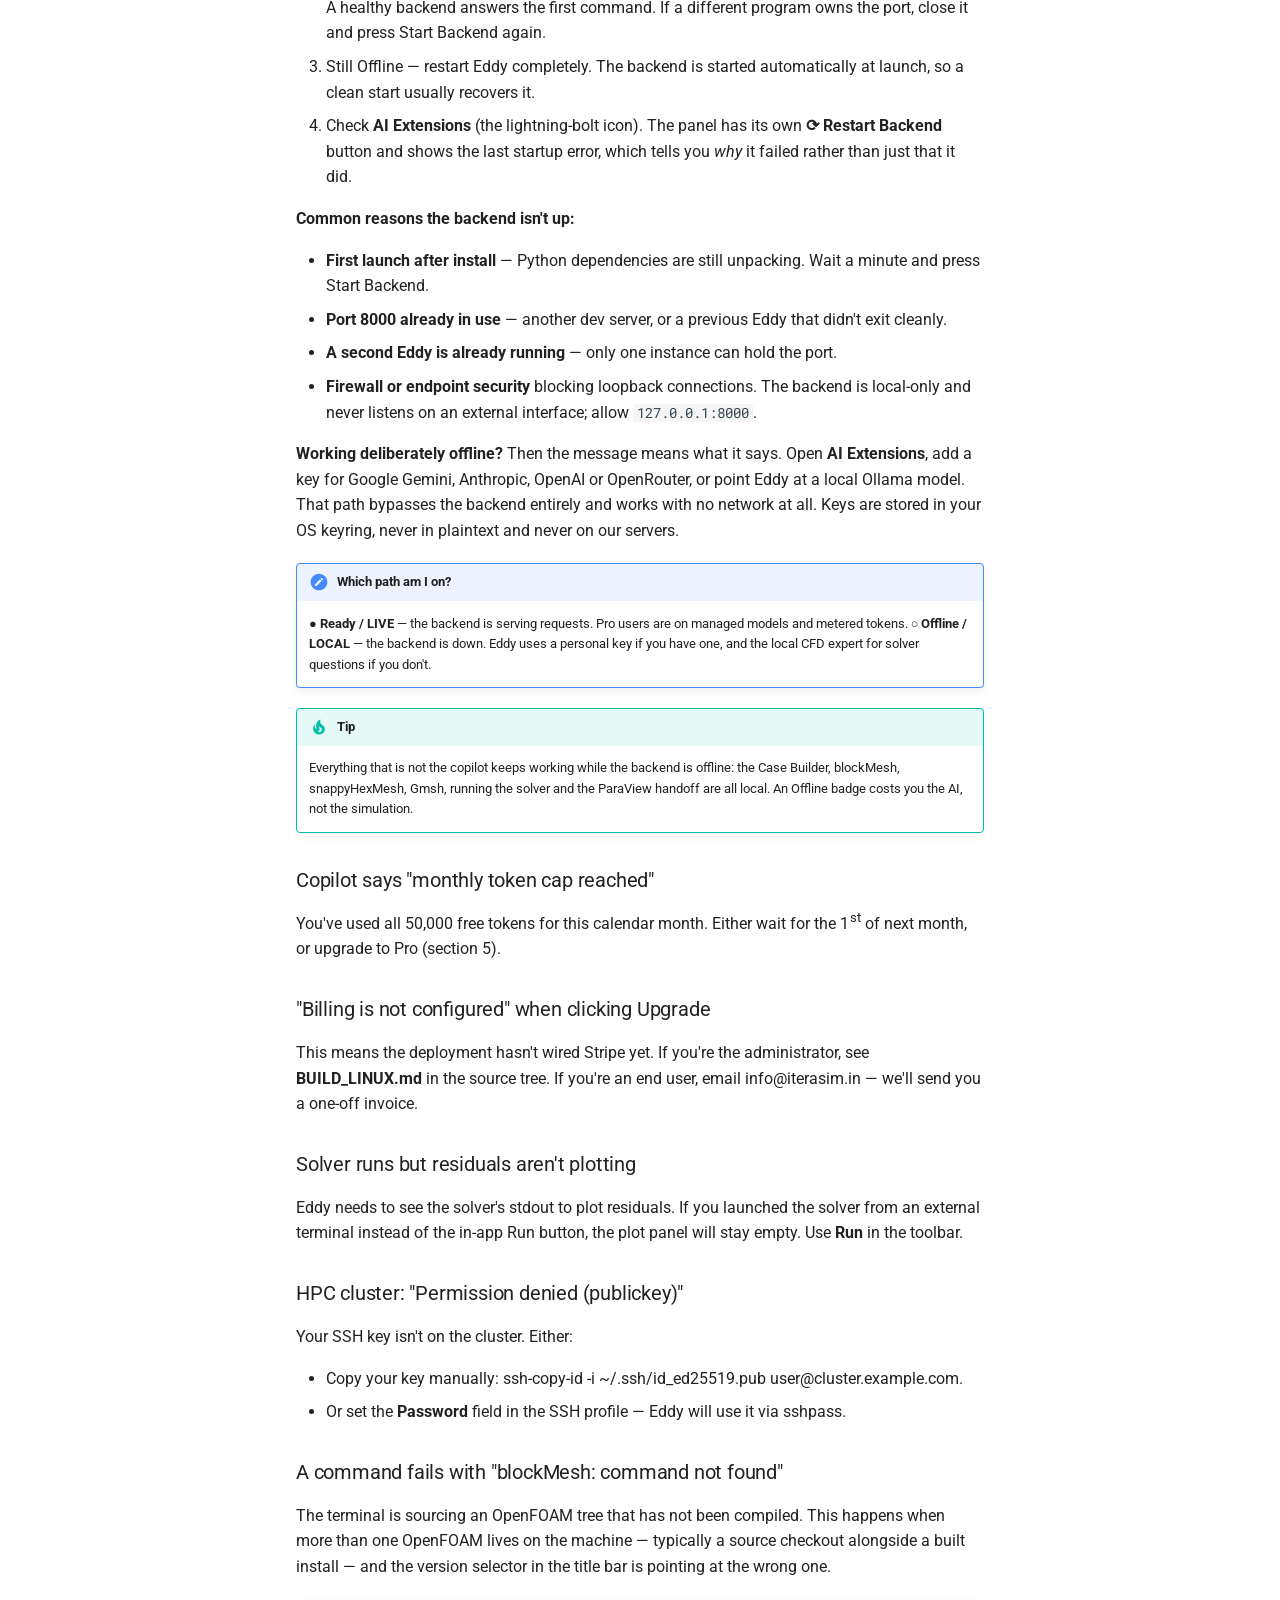
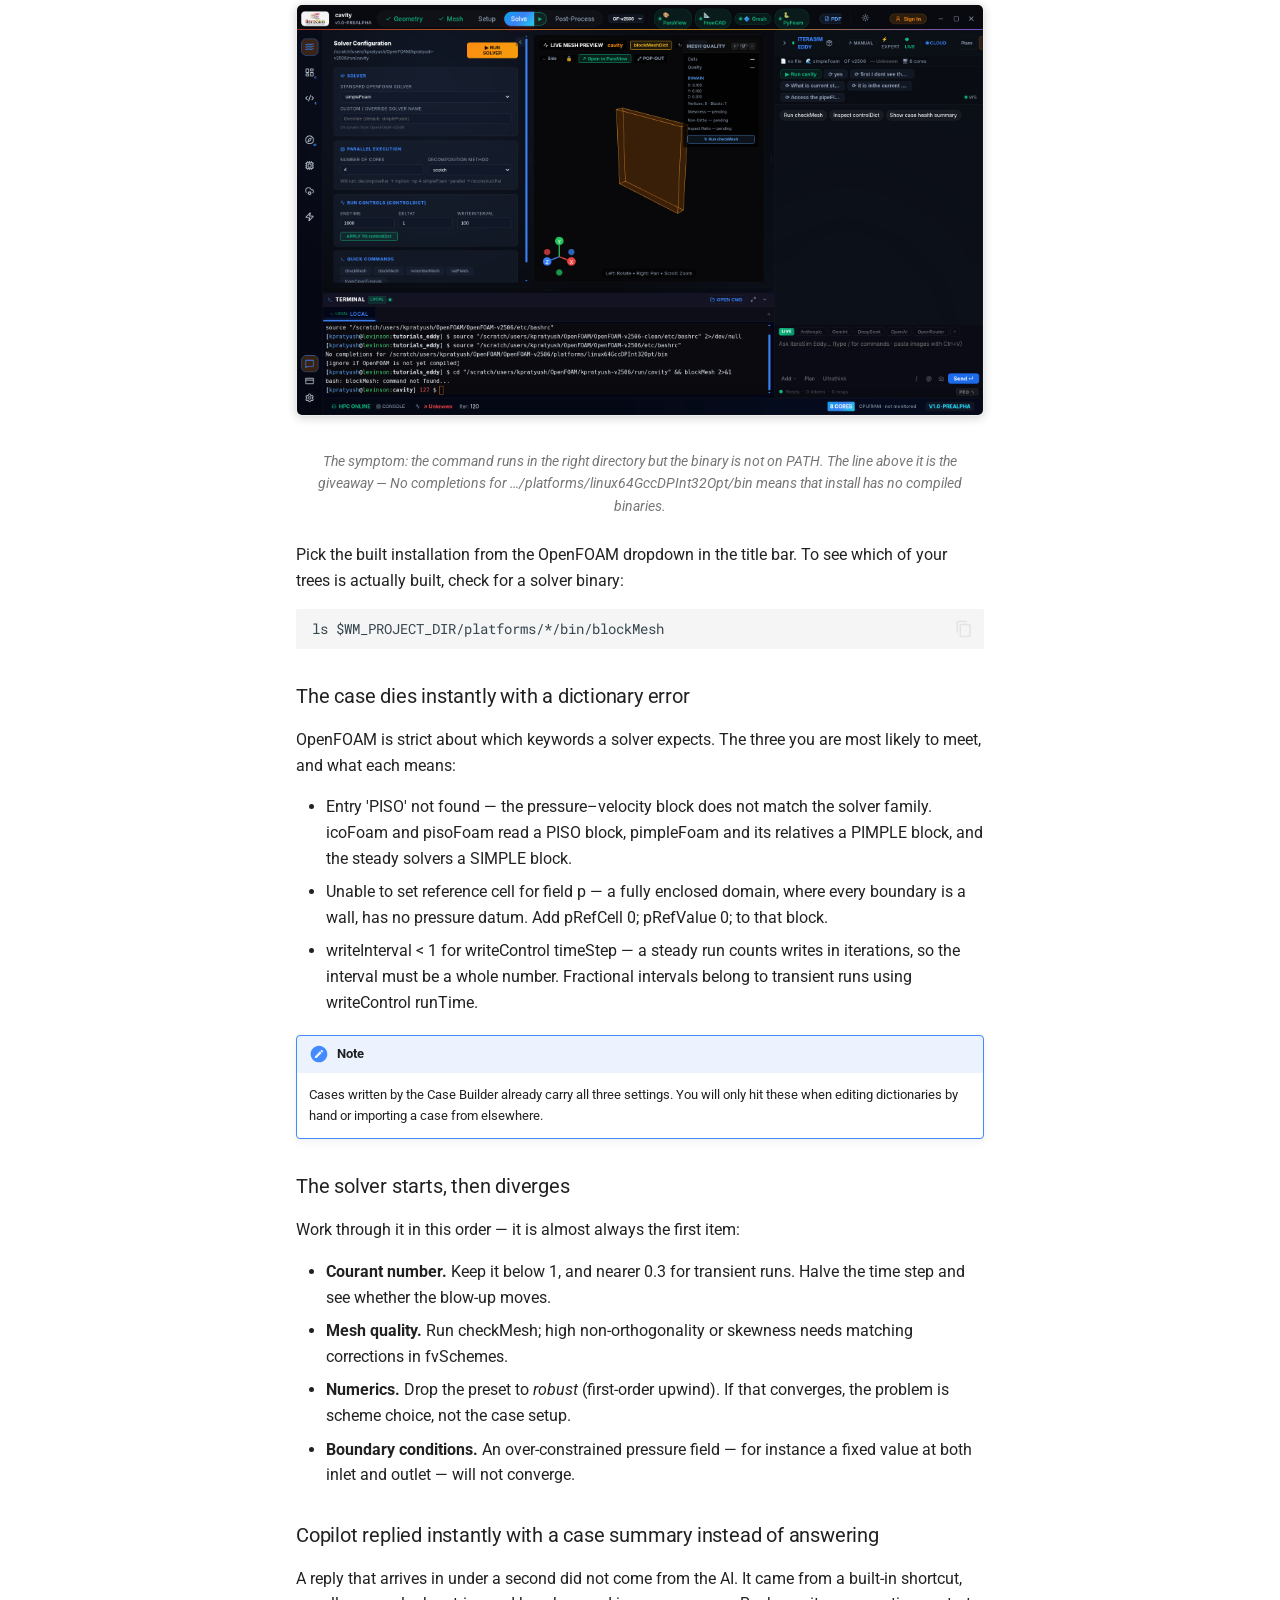
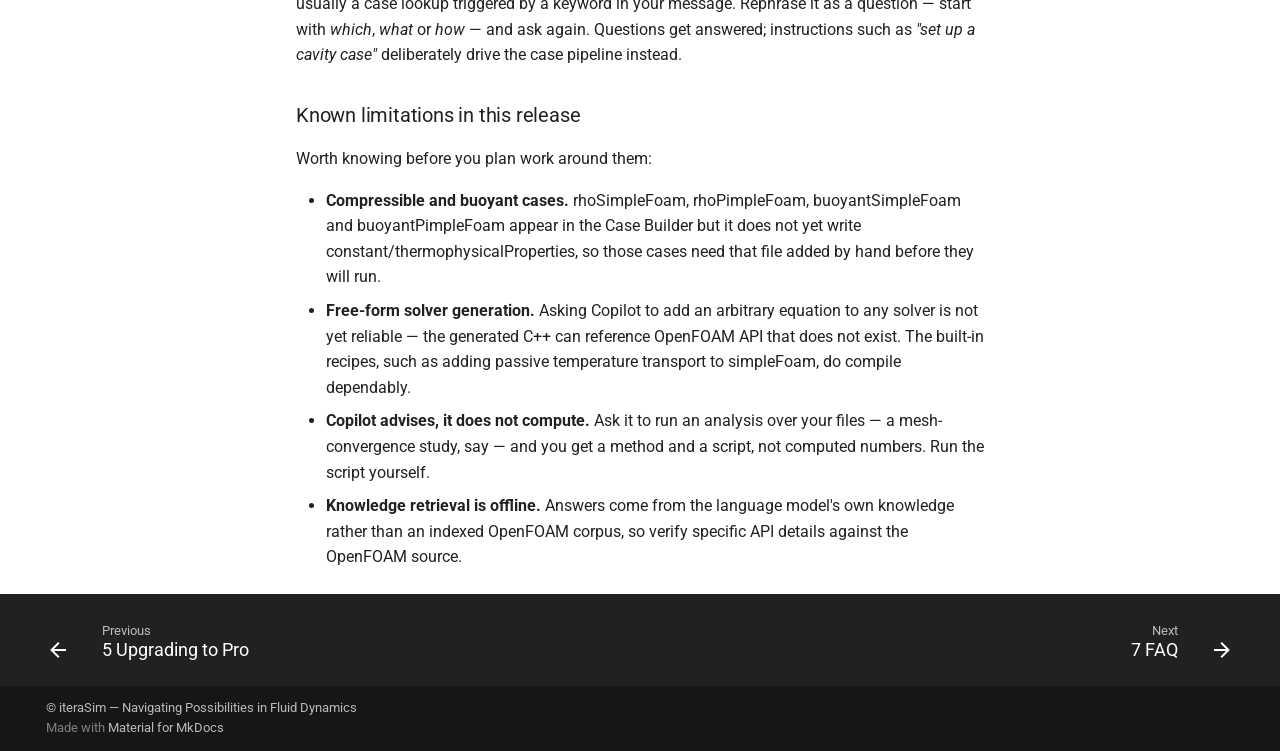
<file: troubleshooting/index.html>
<!DOCTYPE html><html lang="en" class="no-js"><head>
    
      <meta charset="utf-8">
      <meta name="viewport" content="width=device-width,initial-scale=1">
      
        <meta name="description" content="End-user guide for iteraSim Eddy, the AI copilot for OpenFOAM CFD.">
      
      
        <meta name="author" content="iteraSim">
      
      
        <link rel="canonical" href="https://docs.iterasim.in/troubleshooting/">
      
      
        <link rel="prev" href="../upgrading-to-pro/">
      
      
        <link rel="next" href="../frequently-asked-questions/">
      
      
        
      
      
      <link rel="icon" href="../logo.png">
      <meta name="generator" content="mkdocs-1.6.1, mkdocs-material-9.8.0">
    
    
      
        <title>6 Troubleshooting - iteraSim Eddy — User Guide</title>
      
    
    
      <link rel="stylesheet" href="../assets/stylesheets/main.57a0d79d.min.css">
      
        
        <link rel="stylesheet" href="../assets/stylesheets/palette.fb2fffe2.min.css">
      
      


    
    
      
    
    
      
        
        
        <link rel="preconnect" href="https://fonts.gstatic.com" crossorigin="">
        <link rel="stylesheet" href="https://fonts.googleapis.com/css?family=Roboto:300,300i,400,400i,700,700i%7CRoboto+Mono:400,400i,700,700i&amp;display=fallback">
        <style>:root{--md-text-font:"Roboto";--md-code-font:"Roboto Mono"}</style>
      
    
    
      <link rel="stylesheet" href="../stylesheets/brand.css">
    
    <script>__md_scope=new URL("..",location),__md_hash=e=>[...e].reduce(((e,_)=>(e<<5)-e+_.charCodeAt(0)),0),__md_get=(e,_=localStorage,t=__md_scope)=>JSON.parse(_.getItem(t.pathname+"."+e)),__md_set=(e,_,t=localStorage,a=__md_scope)=>{try{t.setItem(a.pathname+"."+e,JSON.stringify(_))}catch(e){}}</script>
    
      

    
    
  <link href="../assets/stylesheets/glightbox.min.css" rel="stylesheet"><script src="../assets/javascripts/glightbox.min.js"></script><style id="glightbox-style">
            html.glightbox-open { overflow: initial; height: 100%; }
            .gslide-title { margin-top: 0px; user-select: text; }
            .gslide-desc { color: #666; user-select: text; }
            .gslide-image img { background: white; }
            .gscrollbar-fixer { padding-right: 15px; }
            .gdesc-inner { font-size: 0.75rem; }
            body[data-md-color-scheme="slate"] .gdesc-inner { background: var(--md-default-bg-color); }
            body[data-md-color-scheme="slate"] .gslide-title { color: var(--md-default-fg-color); }
            body[data-md-color-scheme="slate"] .gslide-desc { color: var(--md-default-fg-color); }
        </style></head>
  
  
    
    
      
    
    
    
    
    <body dir="ltr" data-md-color-scheme="default" data-md-color-primary="custom" data-md-color-accent="custom">
  
    
    <input class="md-toggle" data-md-toggle="drawer" type="checkbox" id="__drawer" autocomplete="off">
    <input class="md-toggle" data-md-toggle="search" type="checkbox" id="__search" autocomplete="off">
    <label class="md-overlay" for="__drawer"></label>
    <div data-md-component="skip">
      
        
        <a href="#6-troubleshooting" class="md-skip">
          Skip to content
        </a>
      
    </div>
    <div data-md-component="announce">
      
    </div>
    
    
      

  

<header class="md-header md-header--shadow" data-md-component="header">
  <nav class="md-header__inner md-grid" aria-label="Header">
    <a href=".." title="iteraSim Eddy — User Guide" class="md-header__button md-logo" aria-label="iteraSim Eddy — User Guide" data-md-component="logo">
      
  <img src="../logo.png" alt="logo">

    </a>
    <label class="md-header__button md-icon" for="__drawer">
      
      <svg xmlns="http://www.w3.org/2000/svg" viewBox="0 0 24 24"><path d="M3 6h18v2H3zm0 5h18v2H3zm0 5h18v2H3z"></path></svg>
    </label>
    <div class="md-header__title" data-md-component="header-title">
      <div class="md-header__ellipsis">
        <div class="md-header__topic">
          <span class="md-ellipsis">
            iteraSim Eddy — User Guide
          </span>
        </div>
        <div class="md-header__topic" data-md-component="header-topic">
          <span class="md-ellipsis">
            
              6 Troubleshooting
            
          </span>
        </div>
      </div>
    </div>
    
      
        <form class="md-header__option" data-md-component="palette">
  
    
    
    
    <input class="md-option" data-md-color-media="(prefers-color-scheme: light)" data-md-color-scheme="default" data-md-color-primary="custom" data-md-color-accent="custom" aria-label="Switch to dark mode" type="radio" name="__palette" id="__palette_0">
    
      <label class="md-header__button md-icon" title="Switch to dark mode" for="__palette_1" hidden="">
        <svg xmlns="http://www.w3.org/2000/svg" viewBox="0 0 24 24"><path d="m17.75 4.09-2.53 1.94.91 3.06-2.63-1.81-2.63 1.81.91-3.06-2.53-1.94L12.44 4l1.06-3 1.06 3zm3.5 6.91-1.64 1.25.59 1.98-1.7-1.17-1.7 1.17.59-1.98L15.75 11l2.06-.05L18.5 9l.69 1.95zm-2.28 4.95c.83-.08 1.72 1.1 1.19 1.85-.32.45-.66.87-1.08 1.27C15.17 23 8.84 23 4.94 19.07c-3.91-3.9-3.91-10.24 0-14.14.4-.4.82-.76 1.27-1.08.75-.53 1.93.36 1.85 1.19-.27 2.86.69 5.83 2.89 8.02a9.96 9.96 0 0 0 8.02 2.89m-1.64 2.02a12.08 12.08 0 0 1-7.8-3.47c-2.17-2.19-3.33-5-3.49-7.82-2.81 3.14-2.7 7.96.31 10.98 3.02 3.01 7.84 3.12 10.98.31"></path></svg>
      </label>
    
  
    
    
    
    <input class="md-option" data-md-color-media="(prefers-color-scheme: dark)" data-md-color-scheme="slate" data-md-color-primary="custom" data-md-color-accent="custom" aria-label="Switch to light mode" type="radio" name="__palette" id="__palette_1">
    
      <label class="md-header__button md-icon" title="Switch to light mode" for="__palette_0" hidden="">
        <svg xmlns="http://www.w3.org/2000/svg" viewBox="0 0 24 24"><path d="M12 7a5 5 0 0 1 5 5 5 5 0 0 1-5 5 5 5 0 0 1-5-5 5 5 0 0 1 5-5m0 2a3 3 0 0 0-3 3 3 3 0 0 0 3 3 3 3 0 0 0 3-3 3 3 0 0 0-3-3m0-7 2.39 3.42C13.65 5.15 12.84 5 12 5s-1.65.15-2.39.42zM3.34 7l4.16-.35A7.2 7.2 0 0 0 5.94 8.5c-.44.74-.69 1.5-.83 2.29zm.02 10 1.76-3.77a7.131 7.131 0 0 0 2.38 4.14zM20.65 7l-1.77 3.79a7.02 7.02 0 0 0-2.38-4.15zm-.01 10-4.14.36c.59-.51 1.12-1.14 1.54-1.86.42-.73.69-1.5.83-2.29zM12 22l-2.41-3.44c.74.27 1.55.44 2.41.44.82 0 1.63-.17 2.37-.44z"></path></svg>
      </label>
    
  
</form>
      
    
    
      <script>var palette=__md_get("__palette");if(palette&&palette.color){if("(prefers-color-scheme)"===palette.color.media){var media=matchMedia("(prefers-color-scheme: light)"),input=document.querySelector(media.matches?"[data-md-color-media='(prefers-color-scheme: light)']":"[data-md-color-media='(prefers-color-scheme: dark)']");palette.color.media=input.getAttribute("data-md-color-media"),palette.color.scheme=input.getAttribute("data-md-color-scheme"),palette.color.primary=input.getAttribute("data-md-color-primary"),palette.color.accent=input.getAttribute("data-md-color-accent")}for(var[key,value]of Object.entries(palette.color))document.body.setAttribute("data-md-color-"+key,value)}</script>
    
    
    
      
      
        <label class="md-header__button md-icon" for="__search">
          
          <svg xmlns="http://www.w3.org/2000/svg" viewBox="0 0 24 24"><path d="M9.5 3A6.5 6.5 0 0 1 16 9.5c0 1.61-.59 3.09-1.56 4.23l.27.27h.79l5 5-1.5 1.5-5-5v-.79l-.27-.27A6.52 6.52 0 0 1 9.5 16 6.5 6.5 0 0 1 3 9.5 6.5 6.5 0 0 1 9.5 3m0 2C7 5 5 7 5 9.5S7 14 9.5 14 14 12 14 9.5 12 5 9.5 5"></path></svg>
        </label>
        <div class="md-search" data-md-component="search" role="dialog">
  <label class="md-search__overlay" for="__search"></label>
  <div class="md-search__inner" role="search">
    <form class="md-search__form" name="search">
      <input type="text" class="md-search__input" name="query" aria-label="Search" placeholder="Search" autocapitalize="off" autocorrect="off" autocomplete="off" spellcheck="false" data-md-component="search-query" required="">
      <label class="md-search__icon md-icon" for="__search">
        
        <svg xmlns="http://www.w3.org/2000/svg" viewBox="0 0 24 24"><path d="M9.5 3A6.5 6.5 0 0 1 16 9.5c0 1.61-.59 3.09-1.56 4.23l.27.27h.79l5 5-1.5 1.5-5-5v-.79l-.27-.27A6.52 6.52 0 0 1 9.5 16 6.5 6.5 0 0 1 3 9.5 6.5 6.5 0 0 1 9.5 3m0 2C7 5 5 7 5 9.5S7 14 9.5 14 14 12 14 9.5 12 5 9.5 5"></path></svg>
        
        <svg xmlns="http://www.w3.org/2000/svg" viewBox="0 0 24 24"><path d="M20 11v2H8l5.5 5.5-1.42 1.42L4.16 12l7.92-7.92L13.5 5.5 8 11z"></path></svg>
      </label>
      <nav class="md-search__options" aria-label="Search">
        
          <a href="javascript:void(0)" class="md-search__icon md-icon" title="Share" aria-label="Share" data-clipboard="" data-clipboard-text="" data-md-component="search-share" tabindex="-1">
            
            <svg xmlns="http://www.w3.org/2000/svg" viewBox="0 0 24 24"><path d="M18 16.08c-.76 0-1.44.3-1.96.77L8.91 12.7c.05-.23.09-.46.09-.7s-.04-.47-.09-.7l7.05-4.11c.54.5 1.25.81 2.04.81a3 3 0 0 0 3-3 3 3 0 0 0-3-3 3 3 0 0 0-3 3c0 .24.04.47.09.7L8.04 9.81C7.5 9.31 6.79 9 6 9a3 3 0 0 0-3 3 3 3 0 0 0 3 3c.79 0 1.5-.31 2.04-.81l7.12 4.15c-.05.21-.08.43-.08.66 0 1.61 1.31 2.91 2.92 2.91s2.92-1.3 2.92-2.91A2.92 2.92 0 0 0 18 16.08"></path></svg>
          </a>
        
        <button type="reset" class="md-search__icon md-icon" title="Clear" aria-label="Clear" tabindex="-1">
          
          <svg xmlns="http://www.w3.org/2000/svg" viewBox="0 0 24 24"><path d="M19 6.41 17.59 5 12 10.59 6.41 5 5 6.41 10.59 12 5 17.59 6.41 19 12 13.41 17.59 19 19 17.59 13.41 12z"></path></svg>
        </button>
      </nav>
      
        <div class="md-search__suggest" data-md-component="search-suggest"></div>
      
    </form>
    <div class="md-search__output">
      <div class="md-search__scrollwrap" tabindex="0" data-md-scrollfix="">
        <div class="md-search-result" data-md-component="search-result">
          <div class="md-search-result__meta">
            Initializing search
          </div>
          <ol class="md-search-result__list" role="presentation"></ol>
        </div>
      </div>
    </div>
  </div>
</div>
      
    
    
  </nav>
  
</header>
    
    <div class="md-container" data-md-component="container">
      
      
        
          
        
      
      <main class="md-main" data-md-component="main">
        <div class="md-main__inner md-grid">
          
            
              
              <div class="md-sidebar md-sidebar--primary" data-md-component="sidebar" data-md-type="navigation">
                <div class="md-sidebar__scrollwrap">
                  <div class="md-sidebar__inner">
                    



<nav class="md-nav md-nav--primary" aria-label="Navigation" data-md-level="0">
  <label class="md-nav__title" for="__drawer">
    <a href=".." title="iteraSim Eddy — User Guide" class="md-nav__button md-logo" aria-label="iteraSim Eddy — User Guide" data-md-component="logo">
      
  <img src="../logo.png" alt="logo">

    </a>
    iteraSim Eddy — User Guide
  </label>
  
  <ul class="md-nav__list" data-md-scrollfix="">
    
      
      
  
  
  
  
    <li class="md-nav__item">
      <a href=".." class="md-nav__link">
        
  
  
  <span class="md-ellipsis">
    
  
    Home
  

    
  </span>
  
  

      </a>
    </li>
  

    
      
      
  
  
  
  
    <li class="md-nav__item">
      <a href="../installation/" class="md-nav__link">
        
  
  
  <span class="md-ellipsis">
    
  
    1 Installation
  

    
  </span>
  
  

      </a>
    </li>
  

    
      
      
  
  
  
  
    <li class="md-nav__item">
      <a href="../first-launch-account/" class="md-nav__link">
        
  
  
  <span class="md-ellipsis">
    
  
    2 First launch &amp; account
  

    
  </span>
  
  

      </a>
    </li>
  

    
      
      
  
  
  
  
    <li class="md-nav__item">
      <a href="../tour-of-the-interface/" class="md-nav__link">
        
  
  
  <span class="md-ellipsis">
    
  
    3 Tour of the interface
  

    
  </span>
  
  

      </a>
    </li>
  

    
      
      
  
  
  
  
    <li class="md-nav__item">
      <a href="../common-workflows/" class="md-nav__link">
        
  
  
  <span class="md-ellipsis">
    
  
    4 Common workflows
  

    
  </span>
  
  

      </a>
    </li>
  

    
      
      
  
  
  
  
    <li class="md-nav__item">
      <a href="../upgrading-to-pro/" class="md-nav__link">
        
  
  
  <span class="md-ellipsis">
    
  
    5 Upgrading to Pro
  

    
  </span>
  
  

      </a>
    </li>
  

    
      
      
  
  
    
  
  
  
    <li class="md-nav__item md-nav__item--active">
      
      <input class="md-nav__toggle md-toggle" type="checkbox" id="__toc">
      
      
        
      
      
        <label class="md-nav__link md-nav__link--active" for="__toc">
          
  
  
  <span class="md-ellipsis">
    
  
    6 Troubleshooting
  

    
  </span>
  
  

          <span class="md-nav__icon md-icon"></span>
        </label>
      
      <a href="./" class="md-nav__link md-nav__link--active">
        
  
  
  <span class="md-ellipsis">
    
  
    6 Troubleshooting
  

    
  </span>
  
  

      </a>
      
        

<nav class="md-nav md-nav--secondary" aria-label="Table of contents">
  
  
  
    
  
  
    <label class="md-nav__title" for="__toc">
      <span class="md-nav__icon md-icon"></span>
      Table of contents
    </label>
    <ul class="md-nav__list" data-md-component="toc" data-md-scrollfix="">
      
        <li class="md-nav__item">
  <a href="#the-app-window-is-blank-or-black" class="md-nav__link">
    <span class="md-ellipsis">
      
        The app window is blank or black
      
    </span>
  </a>
  
</li>
      
        <li class="md-nav__item">
  <a href="#eddy-doesnt-appear-in-my-applications-menu-after-first-launch" class="md-nav__link">
    <span class="md-ellipsis">
      
        Eddy doesn't appear in my applications menu after first launch
      
    </span>
  </a>
  
</li>
      
        <li class="md-nav__item">
  <a href="#i-moved-the-appimage-and-now-the-menu-icon-does-nothing" class="md-nav__link">
    <span class="md-ellipsis">
      
        I moved the AppImage and now the menu icon does nothing
      
    </span>
  </a>
  
</li>
      
        <li class="md-nav__item">
  <a href="#openfoam-not-found-in-the-status-bar" class="md-nav__link">
    <span class="md-ellipsis">
      
        "OpenFOAM: not found" in the status bar
      
    </span>
  </a>
  
</li>
      
        <li class="md-nav__item">
  <a href="#copilot-says-no-api-key-configured-but-im-on-pro" class="md-nav__link">
    <span class="md-ellipsis">
      
        Copilot says "No API key configured" — but I'm on Pro
      
    </span>
  </a>
  
</li>
      
        <li class="md-nav__item">
  <a href="#copilot-says-monthly-token-cap-reached" class="md-nav__link">
    <span class="md-ellipsis">
      
        Copilot says "monthly token cap reached"
      
    </span>
  </a>
  
</li>
      
        <li class="md-nav__item">
  <a href="#billing-is-not-configured-when-clicking-upgrade" class="md-nav__link">
    <span class="md-ellipsis">
      
        "Billing is not configured" when clicking Upgrade
      
    </span>
  </a>
  
</li>
      
        <li class="md-nav__item">
  <a href="#solver-runs-but-residuals-arent-plotting" class="md-nav__link">
    <span class="md-ellipsis">
      
        Solver runs but residuals aren't plotting
      
    </span>
  </a>
  
</li>
      
        <li class="md-nav__item">
  <a href="#hpc-cluster-permission-denied-publickey" class="md-nav__link">
    <span class="md-ellipsis">
      
        HPC cluster: "Permission denied (publickey)"
      
    </span>
  </a>
  
</li>
      
        <li class="md-nav__item">
  <a href="#a-command-fails-with-blockmesh-command-not-found" class="md-nav__link">
    <span class="md-ellipsis">
      
        A command fails with "blockMesh: command not found"
      
    </span>
  </a>
  
</li>
      
        <li class="md-nav__item">
  <a href="#the-case-dies-instantly-with-a-dictionary-error" class="md-nav__link">
    <span class="md-ellipsis">
      
        The case dies instantly with a dictionary error
      
    </span>
  </a>
  
</li>
      
        <li class="md-nav__item">
  <a href="#the-solver-starts-then-diverges" class="md-nav__link">
    <span class="md-ellipsis">
      
        The solver starts, then diverges
      
    </span>
  </a>
  
</li>
      
        <li class="md-nav__item">
  <a href="#copilot-replied-instantly-with-a-case-summary-instead-of-answering" class="md-nav__link">
    <span class="md-ellipsis">
      
        Copilot replied instantly with a case summary instead of answering
      
    </span>
  </a>
  
</li>
      
        <li class="md-nav__item">
  <a href="#known-limitations-in-this-release" class="md-nav__link">
    <span class="md-ellipsis">
      
        Known limitations in this release
      
    </span>
  </a>
  
</li>
      
    </ul>
  
</nav>
      
    </li>
  

    
      
      
  
  
  
  
    <li class="md-nav__item">
      <a href="../frequently-asked-questions/" class="md-nav__link">
        
  
  
  <span class="md-ellipsis">
    
  
    7 FAQ
  

    
  </span>
  
  

      </a>
    </li>
  

    
      
      
  
  
  
  
    <li class="md-nav__item">
      <a href="../support-community/" class="md-nav__link">
        
  
  
  <span class="md-ellipsis">
    
  
    8 Support &amp; community
  

    
  </span>
  
  

      </a>
    </li>
  

    
      
      
  
  
  
  
    <li class="md-nav__item">
      <a href="../appendix-files-and-paths/" class="md-nav__link">
        
  
  
  <span class="md-ellipsis">
    
  
    Appendix — files and paths
  

    
  </span>
  
  

      </a>
    </li>
  

    
  </ul>
</nav>
                  </div>
                </div>
              </div>
            
            
              
              <div class="md-sidebar md-sidebar--secondary" data-md-component="sidebar" data-md-type="toc">
                <div class="md-sidebar__scrollwrap">
                  <div class="md-sidebar__inner">
                    

<nav class="md-nav md-nav--secondary" aria-label="Table of contents">
  
  
  
    
  
  
    <label class="md-nav__title" for="__toc">
      <span class="md-nav__icon md-icon"></span>
      Table of contents
    </label>
    <ul class="md-nav__list" data-md-component="toc" data-md-scrollfix="">
      
        <li class="md-nav__item">
  <a href="#the-app-window-is-blank-or-black" class="md-nav__link">
    <span class="md-ellipsis">
      
        The app window is blank or black
      
    </span>
  </a>
  
</li>
      
        <li class="md-nav__item">
  <a href="#eddy-doesnt-appear-in-my-applications-menu-after-first-launch" class="md-nav__link">
    <span class="md-ellipsis">
      
        Eddy doesn't appear in my applications menu after first launch
      
    </span>
  </a>
  
</li>
      
        <li class="md-nav__item">
  <a href="#i-moved-the-appimage-and-now-the-menu-icon-does-nothing" class="md-nav__link">
    <span class="md-ellipsis">
      
        I moved the AppImage and now the menu icon does nothing
      
    </span>
  </a>
  
</li>
      
        <li class="md-nav__item">
  <a href="#openfoam-not-found-in-the-status-bar" class="md-nav__link">
    <span class="md-ellipsis">
      
        "OpenFOAM: not found" in the status bar
      
    </span>
  </a>
  
</li>
      
        <li class="md-nav__item">
  <a href="#copilot-says-no-api-key-configured-but-im-on-pro" class="md-nav__link">
    <span class="md-ellipsis">
      
        Copilot says "No API key configured" — but I'm on Pro
      
    </span>
  </a>
  
</li>
      
        <li class="md-nav__item">
  <a href="#copilot-says-monthly-token-cap-reached" class="md-nav__link">
    <span class="md-ellipsis">
      
        Copilot says "monthly token cap reached"
      
    </span>
  </a>
  
</li>
      
        <li class="md-nav__item">
  <a href="#billing-is-not-configured-when-clicking-upgrade" class="md-nav__link">
    <span class="md-ellipsis">
      
        "Billing is not configured" when clicking Upgrade
      
    </span>
  </a>
  
</li>
      
        <li class="md-nav__item">
  <a href="#solver-runs-but-residuals-arent-plotting" class="md-nav__link">
    <span class="md-ellipsis">
      
        Solver runs but residuals aren't plotting
      
    </span>
  </a>
  
</li>
      
        <li class="md-nav__item">
  <a href="#hpc-cluster-permission-denied-publickey" class="md-nav__link">
    <span class="md-ellipsis">
      
        HPC cluster: "Permission denied (publickey)"
      
    </span>
  </a>
  
</li>
      
        <li class="md-nav__item">
  <a href="#a-command-fails-with-blockmesh-command-not-found" class="md-nav__link">
    <span class="md-ellipsis">
      
        A command fails with "blockMesh: command not found"
      
    </span>
  </a>
  
</li>
      
        <li class="md-nav__item">
  <a href="#the-case-dies-instantly-with-a-dictionary-error" class="md-nav__link">
    <span class="md-ellipsis">
      
        The case dies instantly with a dictionary error
      
    </span>
  </a>
  
</li>
      
        <li class="md-nav__item">
  <a href="#the-solver-starts-then-diverges" class="md-nav__link">
    <span class="md-ellipsis">
      
        The solver starts, then diverges
      
    </span>
  </a>
  
</li>
      
        <li class="md-nav__item">
  <a href="#copilot-replied-instantly-with-a-case-summary-instead-of-answering" class="md-nav__link">
    <span class="md-ellipsis">
      
        Copilot replied instantly with a case summary instead of answering
      
    </span>
  </a>
  
</li>
      
        <li class="md-nav__item">
  <a href="#known-limitations-in-this-release" class="md-nav__link">
    <span class="md-ellipsis">
      
        Known limitations in this release
      
    </span>
  </a>
  
</li>
      
    </ul>
  
</nav>
                  </div>
                </div>
              </div>
            
          
          
            <div class="md-content" data-md-component="content">
              
              <article class="md-content__inner md-typeset">
                
                  



<h1 id="6-troubleshooting">6 Troubleshooting<a class="headerlink" href="#6-troubleshooting" title="Permanent link">¶</a></h1>
<p><em>The most common gotchas, and how to fix them.</em></p>
<h3 id="the-app-window-is-blank-or-black">The app window is blank or black<a class="headerlink" href="#the-app-window-is-blank-or-black" title="Permanent link">¶</a></h3>
<p>Usually a GPU driver issue on older Intel or Nvidia cards. Launch Eddy with software rendering:</p>
<div class="highlight"><pre><span></span><code><a id="__codelineno-0-1" name="__codelineno-0-1" href="#__codelineno-0-1"></a>./iteraSim-Eddy-1.0.0.AppImage<span class="w"> </span>--disable-gpu
</code></pre></div>
<h3 id="eddy-doesnt-appear-in-my-applications-menu-after-first-launch">Eddy doesn't appear in my applications menu after first launch<a class="headerlink" href="#eddy-doesnt-appear-in-my-applications-menu-after-first-launch" title="Permanent link">¶</a></h3>
<p>Some desktop environments (older Xfce, i3, sway) don't auto-refresh their app cache. Force a refresh:</p>
<div class="highlight"><pre><span></span><code><a id="__codelineno-1-1" name="__codelineno-1-1" href="#__codelineno-1-1"></a>update-desktop-database ~/.local/share/applications
<a id="__codelineno-1-2" name="__codelineno-1-2" href="#__codelineno-1-2"></a>gtk-update-icon-cache -t ~/.local/share/icons/hicolor 2&gt;/dev/null || true
</code></pre></div>
<p>Log out and back in if it still doesn't appear. On GNOME and KDE Plasma the menu updates within a few seconds of first launch — no action needed.</p>
<h3 id="i-moved-the-appimage-and-now-the-menu-icon-does-nothing">I moved the AppImage and now the menu icon does nothing<a class="headerlink" href="#i-moved-the-appimage-and-now-the-menu-icon-does-nothing" title="Permanent link">¶</a></h3>
<p>The .desktop entry still points at the old location. Launch the AppImage once from its new folder — Eddy detects the move and rewrites the menu entry automatically.</p>
<h3 id="openfoam-not-found-in-the-status-bar">"OpenFOAM: not found" in the status bar<a class="headerlink" href="#openfoam-not-found-in-the-status-bar" title="Permanent link">¶</a></h3>
<p>Your OpenFOAM install isn't on the login-shell PATH. Two fixes:</p>
<ul>
<li>Install via package manager (see section 1.4).</li>
<li>Or edit your ~/.bashrc to source the OpenFOAM etc/bashrc — Eddy detects any version whose bashrc is sourced.</li>
</ul>
<h3 id="copilot-says-no-api-key-configured-but-im-on-pro">Copilot says "No API key configured" — but I'm on Pro<a class="headerlink" href="#copilot-says-no-api-key-configured-but-im-on-pro" title="Permanent link">¶</a></h3>
<p>This message is misleading, and it catches Pro users in particular.
<strong>It is usually not about your API key at all.</strong> It means Eddy's local
backend is not running.</p>
<p>Look at the status bar at the bottom of the window. If it reads <strong>○ Offline</strong>
(grey) rather than <strong>● Ready</strong> (green), that is the real problem. The
<strong>LOCAL</strong> badge instead of <strong>LIVE</strong> says the same thing.</p>
<p><strong>Why a Pro subscriber sees it.</strong> Your Pro plan's managed model access is
served <em>through the local backend</em> — a small Python service Eddy starts for you
on <code>127.0.0.1:8000</code>. When that service isn't running, Eddy falls back to a
second path: talking to a model provider directly using a key stored on your
machine. If you never set a personal key — and Pro users have no reason to —
that fallback has nothing to use, and reports the missing key rather than the
missing backend. Your subscription and token balance are untouched; the status
bar still shows <strong>PRO</strong> and your remaining tokens.</p>
<p><strong>The fix, in order:</strong></p>
<ol>
<li>Click <strong>⟳ Start Backend</strong> in the message. Give it five to ten seconds. The
   status bar should flip to <strong>● Ready</strong> and the badge to <strong>LIVE</strong>. Re-send
   your question.</li>
<li>
<p>If it stays Offline, check whether something else holds port 8000:</p>
<div class="highlight"><pre><span></span><code><a id="__codelineno-2-1" name="__codelineno-2-1" href="#__codelineno-2-1"></a>curl<span class="w"> </span>-s<span class="w"> </span>http://127.0.0.1:8000/api/health
<a id="__codelineno-2-2" name="__codelineno-2-2" href="#__codelineno-2-2"></a>ss<span class="w"> </span>-ltnp<span class="w"> </span><span class="p">|</span><span class="w"> </span>grep<span class="w"> </span><span class="m">8000</span>
</code></pre></div>
<p>A healthy backend answers the first command. If a different program owns
the port, close it and press Start Backend again.</p>
</li>
<li>
<p>Still Offline — restart Eddy completely. The backend is started
   automatically at launch, so a clean start usually recovers it.</p>
</li>
<li>Check <strong>AI Extensions</strong> (the lightning-bolt icon). The panel has its own
   <strong>⟳ Restart Backend</strong> button and shows the last startup error, which tells
   you <em>why</em> it failed rather than just that it did.</li>
</ol>
<p><strong>Common reasons the backend isn't up:</strong></p>
<ul>
<li><strong>First launch after install</strong> — Python dependencies are still unpacking.
  Wait a minute and press Start Backend.</li>
<li><strong>Port 8000 already in use</strong> — another dev server, or a previous Eddy that
  didn't exit cleanly.</li>
<li><strong>A second Eddy is already running</strong> — only one instance can hold the port.</li>
<li><strong>Firewall or endpoint security</strong> blocking loopback connections. The backend
  is local-only and never listens on an external interface; allow
  <code>127.0.0.1:8000</code>.</li>
</ul>
<p><strong>Working deliberately offline?</strong> Then the message means what it says. Open
<strong>AI Extensions</strong>, add a key for Google Gemini, Anthropic, OpenAI or OpenRouter,
or point Eddy at a local Ollama model. That path bypasses the backend entirely
and works with no network at all. Keys are stored in your OS keyring, never in
plaintext and never on our servers.</p>
<div class="admonition note">
<p class="admonition-title">Which path am I on?</p>
<p><strong>● Ready / LIVE</strong> — the backend is serving requests. Pro users are on
managed models and metered tokens.
<strong>○ Offline / LOCAL</strong> — the backend is down. Eddy uses a personal key if you
have one, and the local CFD expert for solver questions if you don't.</p>
</div>
<div class="admonition tip">
<p class="admonition-title">Tip</p>
<p>Everything that is not the copilot keeps working while the backend is
offline: the Case Builder, blockMesh, snappyHexMesh, Gmsh, running the
solver and the ParaView handoff are all local. An Offline badge costs you
the AI, not the simulation.</p>
</div>
<h3 id="copilot-says-monthly-token-cap-reached">Copilot says "monthly token cap reached"<a class="headerlink" href="#copilot-says-monthly-token-cap-reached" title="Permanent link">¶</a></h3>
<p>You've used all 50,000 free tokens for this calendar month. Either wait for the 1<sup>st</sup> of next month, or upgrade to Pro (section 5).</p>
<h3 id="billing-is-not-configured-when-clicking-upgrade">"Billing is not configured" when clicking Upgrade<a class="headerlink" href="#billing-is-not-configured-when-clicking-upgrade" title="Permanent link">¶</a></h3>
<p>This means the deployment hasn't wired Stripe yet. If you're the administrator, see <strong>BUILD_LINUX.md</strong> in the source tree. If you're an end user, email info@iterasim.in — we'll send you a one-off invoice.</p>
<h3 id="solver-runs-but-residuals-arent-plotting">Solver runs but residuals aren't plotting<a class="headerlink" href="#solver-runs-but-residuals-arent-plotting" title="Permanent link">¶</a></h3>
<p>Eddy needs to see the solver's stdout to plot residuals. If you launched the solver from an external terminal instead of the in-app Run button, the plot panel will stay empty. Use <strong>Run</strong> in the toolbar.</p>
<h3 id="hpc-cluster-permission-denied-publickey">HPC cluster: "Permission denied (publickey)"<a class="headerlink" href="#hpc-cluster-permission-denied-publickey" title="Permanent link">¶</a></h3>
<p>Your SSH key isn't on the cluster. Either:</p>
<ul>
<li>Copy your key manually: ssh-copy-id -i ~/.ssh/id_ed25519.pub user@cluster.example.com.</li>
<li>Or set the <strong>Password</strong> field in the SSH profile — Eddy will use it via sshpass.</li>
</ul>
<h3 id="a-command-fails-with-blockmesh-command-not-found">A command fails with "blockMesh: command not found"<a class="headerlink" href="#a-command-fails-with-blockmesh-command-not-found" title="Permanent link">¶</a></h3>
<p>The terminal is sourcing an OpenFOAM tree that has not been compiled. This happens when more than one OpenFOAM lives on the machine — typically a source checkout alongside a built install — and the version selector in the title bar is pointing at the wrong one.</p>
<figure>
  <a class="glightbox" data-type="image" data-width="auto" data-height="auto" href="../screenshots/12_blockmesh_error.png" data-desc-position="bottom"><img alt="The symptom: the command runs in the right directory but the binary is not on PATH. The line above it is the giveaway — No completions for …/platforms/linux64GccDPInt32Opt/bin means that install has no compiled binaries." src="../screenshots/12_blockmesh_error.png"></a>
<br>
<figcaption>The symptom: the command runs in the right directory but the binary is not on PATH. The line above it is the giveaway — <em>No completions for …/platforms/linux64GccDPInt32Opt/bin</em> means that install has no compiled binaries.</figcaption>
</figure>
<p>Pick the built installation from the OpenFOAM dropdown in the title bar. To see which of your trees is actually built, check for a solver binary:</p>
<div class="highlight"><pre><span></span><code><a id="__codelineno-3-1" name="__codelineno-3-1" href="#__codelineno-3-1"></a>ls $WM_PROJECT_DIR/platforms/*/bin/blockMesh
</code></pre></div>
<h3 id="the-case-dies-instantly-with-a-dictionary-error">The case dies instantly with a dictionary error<a class="headerlink" href="#the-case-dies-instantly-with-a-dictionary-error" title="Permanent link">¶</a></h3>
<p>OpenFOAM is strict about which keywords a solver expects. The three you are most likely to meet, and what each means:</p>
<ul>
<li>Entry 'PISO' not found — the pressure–velocity block does not match the solver family. icoFoam and pisoFoam read a PISO block, pimpleFoam and its relatives a PIMPLE block, and the steady solvers a SIMPLE block.</li>
<li>Unable to set reference cell for field p — a fully enclosed domain, where every boundary is a wall, has no pressure datum. Add pRefCell 0; pRefValue 0; to that block.</li>
<li>writeInterval &lt; 1 for writeControl timeStep — a steady run counts writes in iterations, so the interval must be a whole number. Fractional intervals belong to transient runs using writeControl runTime.</li>
</ul>
<div class="admonition note">
<p class="admonition-title">Note</p>
<p>Cases written by the Case Builder already carry all three settings. You will only hit these when editing dictionaries by hand or importing a case from elsewhere.</p>
</div>
<h3 id="the-solver-starts-then-diverges">The solver starts, then diverges<a class="headerlink" href="#the-solver-starts-then-diverges" title="Permanent link">¶</a></h3>
<p>Work through it in this order — it is almost always the first item:</p>
<ul>
<li><strong>Courant number.</strong> Keep it below 1, and nearer 0.3 for transient runs. Halve the time step and see whether the blow-up moves.</li>
<li><strong>Mesh quality.</strong> Run checkMesh; high non-orthogonality or skewness needs matching corrections in fvSchemes.</li>
<li><strong>Numerics.</strong> Drop the preset to <em>robust</em> (first-order upwind). If that converges, the problem is scheme choice, not the case setup.</li>
<li><strong>Boundary conditions.</strong> An over-constrained pressure field — for instance a fixed value at both inlet and outlet — will not converge.</li>
</ul>
<h3 id="copilot-replied-instantly-with-a-case-summary-instead-of-answering">Copilot replied instantly with a case summary instead of answering<a class="headerlink" href="#copilot-replied-instantly-with-a-case-summary-instead-of-answering" title="Permanent link">¶</a></h3>
<p>A reply that arrives in under a second did not come from the AI. It came from a built-in shortcut, usually a case lookup triggered by a keyword in your message. Rephrase it as a question — start with <em>which</em>, <em>what</em> or <em>how</em> — and ask again. Questions get answered; instructions such as <em>"set up a cavity case"</em> deliberately drive the case pipeline instead.</p>
<h3 id="known-limitations-in-this-release">Known limitations in this release<a class="headerlink" href="#known-limitations-in-this-release" title="Permanent link">¶</a></h3>
<p>Worth knowing before you plan work around them:</p>
<ul>
<li><strong>Compressible and buoyant cases.</strong> rhoSimpleFoam, rhoPimpleFoam, buoyantSimpleFoam and buoyantPimpleFoam appear in the Case Builder but it does not yet write constant/thermophysicalProperties, so those cases need that file added by hand before they will run.</li>
<li><strong>Free-form solver generation.</strong> Asking Copilot to add an arbitrary equation to any solver is not yet reliable — the generated C++ can reference OpenFOAM API that does not exist. The built-in recipes, such as adding passive temperature transport to simpleFoam, do compile dependably.</li>
<li><strong>Copilot advises, it does not compute.</strong> Ask it to run an analysis over your files — a mesh-convergence study, say — and you get a method and a script, not computed numbers. Run the script yourself.</li>
<li><strong>Knowledge retrieval is offline.</strong> Answers come from the language model's own knowledge rather than an indexed OpenFOAM corpus, so verify specific API details against the OpenFOAM source.</li>
</ul>












                
              </article>
            </div>
          
          
<script>var target=document.getElementById(location.hash.slice(1));target&&target.name&&(target.checked=target.name.startsWith("__tabbed_"))</script>
        </div>
        
          <button type="button" class="md-top md-icon" data-md-component="top" hidden="">
  
  <svg xmlns="http://www.w3.org/2000/svg" viewBox="0 0 24 24"><path d="M13 20h-2V8l-5.5 5.5-1.42-1.42L12 4.16l7.92 7.92-1.42 1.42L13 8z"></path></svg>
  Back to top
</button>
        
      </main>
      
        <footer class="md-footer">
  
    
      
      <nav class="md-footer__inner md-grid" aria-label="Footer">
        
          
          <a href="../upgrading-to-pro/" class="md-footer__link md-footer__link--prev" aria-label="Previous: 5 Upgrading to Pro">
            <div class="md-footer__button md-icon">
              
              <svg xmlns="http://www.w3.org/2000/svg" viewBox="0 0 24 24"><path d="M20 11v2H8l5.5 5.5-1.42 1.42L4.16 12l7.92-7.92L13.5 5.5 8 11z"></path></svg>
            </div>
            <div class="md-footer__title">
              <span class="md-footer__direction">
                Previous
              </span>
              <div class="md-ellipsis">
                5 Upgrading to Pro
              </div>
            </div>
          </a>
        
        
          
          <a href="../frequently-asked-questions/" class="md-footer__link md-footer__link--next" aria-label="Next: 7 FAQ">
            <div class="md-footer__title">
              <span class="md-footer__direction">
                Next
              </span>
              <div class="md-ellipsis">
                7 FAQ
              </div>
            </div>
            <div class="md-footer__button md-icon">
              
              <svg xmlns="http://www.w3.org/2000/svg" viewBox="0 0 24 24"><path d="M4 11v2h12l-5.5 5.5 1.42 1.42L19.84 12l-7.92-7.92L10.5 5.5 16 11z"></path></svg>
            </div>
          </a>
        
      </nav>
    
  
  <div class="md-footer-meta md-typeset">
    <div class="md-footer-meta__inner md-grid">
      <div class="md-copyright">
  
    <div class="md-copyright__highlight">
      © iteraSim — Navigating Possibilities in Fluid Dynamics
    </div>
  
  
    Made with
    <a href="https://squidfunk.github.io/mkdocs-material/" target="_blank" rel="noopener">
      Material for MkDocs
    </a>
  
</div>
      
    </div>
  </div>
</footer>
      
    </div>
    <div class="md-dialog" data-md-component="dialog">
      <div class="md-dialog__inner md-typeset"></div>
    </div>
    
    
    
      
      
      <script id="__config" type="application/json">{"annotate": null, "base": "..", "features": ["navigation.instant", "navigation.tracking", "navigation.sections", "navigation.top", "navigation.footer", "toc.follow", "search.suggest", "search.highlight", "search.share", "content.code.copy"], "search": "../assets/javascripts/workers/search.a7633da7.min.js", "tags": null, "translations": {"clipboard.copied": "Copied to clipboard", "clipboard.copy": "Copy to clipboard", "search.result.more.one": "1 more on this page", "search.result.more.other": "# more on this page", "search.result.none": "No matching documents", "search.result.one": "1 matching document", "search.result.other": "# matching documents", "search.result.placeholder": "Type to start searching", "search.result.term.missing": "Missing", "select.version": "Select version"}, "version": null}</script>
    
    
      <script src="../assets/javascripts/bundle.c21346df.min.js"></script>
      
        <script src="../javascripts/os-detect.js"></script>
      
    
  
<script id="init-glightbox">const lightbox = GLightbox({"touchNavigation": true, "loop": false, "zoomable": true, "draggable": true, "openEffect": "zoom", "closeEffect": "zoom", "slideEffect": "slide"});
document$.subscribe(()=>{ lightbox.reload(); });
</script></body></html>
</file>
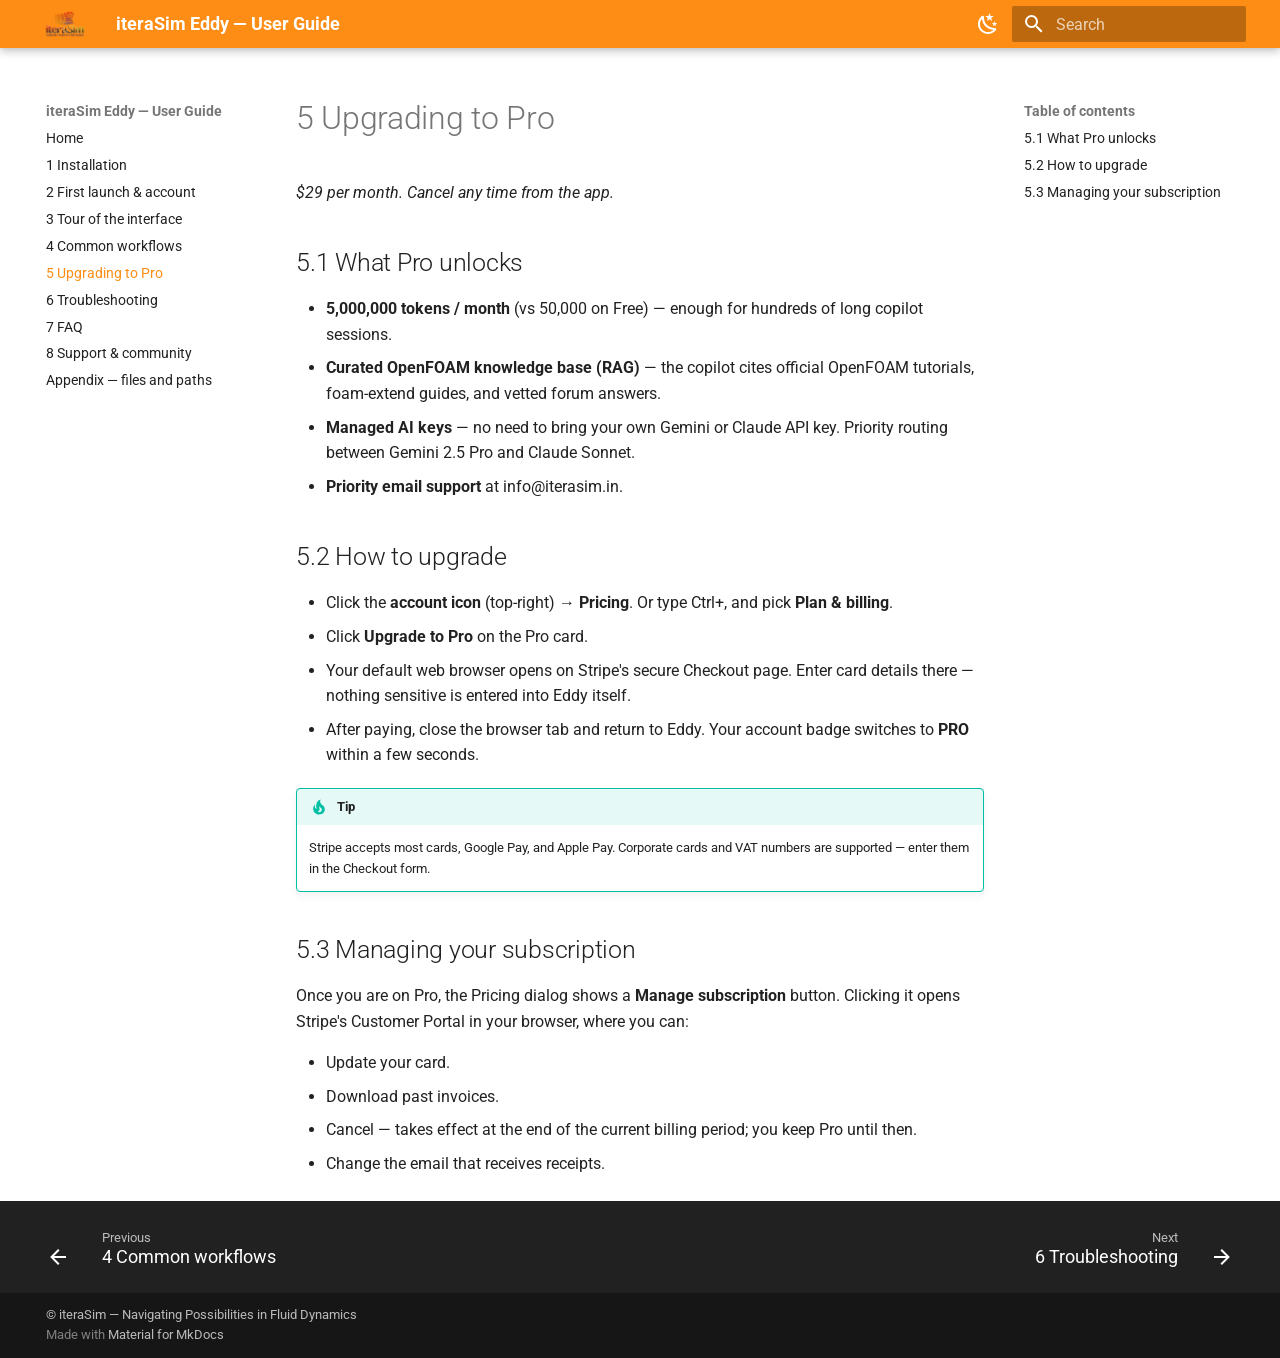
<file: upgrading-to-pro/index.html>
<!DOCTYPE html><html lang="en" class="no-js"><head>
    
      <meta charset="utf-8">
      <meta name="viewport" content="width=device-width,initial-scale=1">
      
        <meta name="description" content="End-user guide for iteraSim Eddy, the AI copilot for OpenFOAM CFD.">
      
      
        <meta name="author" content="iteraSim">
      
      
        <link rel="canonical" href="https://docs.iterasim.in/upgrading-to-pro/">
      
      
        <link rel="prev" href="../common-workflows/">
      
      
        <link rel="next" href="../troubleshooting/">
      
      
        
      
      
      <link rel="icon" href="../logo.png">
      <meta name="generator" content="mkdocs-1.6.1, mkdocs-material-9.8.0">
    
    
      
        <title>5 Upgrading to Pro - iteraSim Eddy — User Guide</title>
      
    
    
      <link rel="stylesheet" href="../assets/stylesheets/main.57a0d79d.min.css">
      
        
        <link rel="stylesheet" href="../assets/stylesheets/palette.fb2fffe2.min.css">
      
      


    
    
      
    
    
      
        
        
        <link rel="preconnect" href="https://fonts.gstatic.com" crossorigin="">
        <link rel="stylesheet" href="https://fonts.googleapis.com/css?family=Roboto:300,300i,400,400i,700,700i%7CRoboto+Mono:400,400i,700,700i&amp;display=fallback">
        <style>:root{--md-text-font:"Roboto";--md-code-font:"Roboto Mono"}</style>
      
    
    
      <link rel="stylesheet" href="../stylesheets/brand.css">
    
    <script>__md_scope=new URL("..",location),__md_hash=e=>[...e].reduce(((e,_)=>(e<<5)-e+_.charCodeAt(0)),0),__md_get=(e,_=localStorage,t=__md_scope)=>JSON.parse(_.getItem(t.pathname+"."+e)),__md_set=(e,_,t=localStorage,a=__md_scope)=>{try{t.setItem(a.pathname+"."+e,JSON.stringify(_))}catch(e){}}</script>
    
      

    
    
  <link href="../assets/stylesheets/glightbox.min.css" rel="stylesheet"><script src="../assets/javascripts/glightbox.min.js"></script><style id="glightbox-style">
            html.glightbox-open { overflow: initial; height: 100%; }
            .gslide-title { margin-top: 0px; user-select: text; }
            .gslide-desc { color: #666; user-select: text; }
            .gslide-image img { background: white; }
            .gscrollbar-fixer { padding-right: 15px; }
            .gdesc-inner { font-size: 0.75rem; }
            body[data-md-color-scheme="slate"] .gdesc-inner { background: var(--md-default-bg-color); }
            body[data-md-color-scheme="slate"] .gslide-title { color: var(--md-default-fg-color); }
            body[data-md-color-scheme="slate"] .gslide-desc { color: var(--md-default-fg-color); }
        </style></head>
  
  
    
    
      
    
    
    
    
    <body dir="ltr" data-md-color-scheme="default" data-md-color-primary="custom" data-md-color-accent="custom">
  
    
    <input class="md-toggle" data-md-toggle="drawer" type="checkbox" id="__drawer" autocomplete="off">
    <input class="md-toggle" data-md-toggle="search" type="checkbox" id="__search" autocomplete="off">
    <label class="md-overlay" for="__drawer"></label>
    <div data-md-component="skip">
      
        
        <a href="#5-upgrading-to-pro" class="md-skip">
          Skip to content
        </a>
      
    </div>
    <div data-md-component="announce">
      
    </div>
    
    
      

  

<header class="md-header md-header--shadow" data-md-component="header">
  <nav class="md-header__inner md-grid" aria-label="Header">
    <a href=".." title="iteraSim Eddy — User Guide" class="md-header__button md-logo" aria-label="iteraSim Eddy — User Guide" data-md-component="logo">
      
  <img src="../logo.png" alt="logo">

    </a>
    <label class="md-header__button md-icon" for="__drawer">
      
      <svg xmlns="http://www.w3.org/2000/svg" viewBox="0 0 24 24"><path d="M3 6h18v2H3zm0 5h18v2H3zm0 5h18v2H3z"></path></svg>
    </label>
    <div class="md-header__title" data-md-component="header-title">
      <div class="md-header__ellipsis">
        <div class="md-header__topic">
          <span class="md-ellipsis">
            iteraSim Eddy — User Guide
          </span>
        </div>
        <div class="md-header__topic" data-md-component="header-topic">
          <span class="md-ellipsis">
            
              5 Upgrading to Pro
            
          </span>
        </div>
      </div>
    </div>
    
      
        <form class="md-header__option" data-md-component="palette">
  
    
    
    
    <input class="md-option" data-md-color-media="(prefers-color-scheme: light)" data-md-color-scheme="default" data-md-color-primary="custom" data-md-color-accent="custom" aria-label="Switch to dark mode" type="radio" name="__palette" id="__palette_0">
    
      <label class="md-header__button md-icon" title="Switch to dark mode" for="__palette_1" hidden="">
        <svg xmlns="http://www.w3.org/2000/svg" viewBox="0 0 24 24"><path d="m17.75 4.09-2.53 1.94.91 3.06-2.63-1.81-2.63 1.81.91-3.06-2.53-1.94L12.44 4l1.06-3 1.06 3zm3.5 6.91-1.64 1.25.59 1.98-1.7-1.17-1.7 1.17.59-1.98L15.75 11l2.06-.05L18.5 9l.69 1.95zm-2.28 4.95c.83-.08 1.72 1.1 1.19 1.85-.32.45-.66.87-1.08 1.27C15.17 23 8.84 23 4.94 19.07c-3.91-3.9-3.91-10.24 0-14.14.4-.4.82-.76 1.27-1.08.75-.53 1.93.36 1.85 1.19-.27 2.86.69 5.83 2.89 8.02a9.96 9.96 0 0 0 8.02 2.89m-1.64 2.02a12.08 12.08 0 0 1-7.8-3.47c-2.17-2.19-3.33-5-3.49-7.82-2.81 3.14-2.7 7.96.31 10.98 3.02 3.01 7.84 3.12 10.98.31"></path></svg>
      </label>
    
  
    
    
    
    <input class="md-option" data-md-color-media="(prefers-color-scheme: dark)" data-md-color-scheme="slate" data-md-color-primary="custom" data-md-color-accent="custom" aria-label="Switch to light mode" type="radio" name="__palette" id="__palette_1">
    
      <label class="md-header__button md-icon" title="Switch to light mode" for="__palette_0" hidden="">
        <svg xmlns="http://www.w3.org/2000/svg" viewBox="0 0 24 24"><path d="M12 7a5 5 0 0 1 5 5 5 5 0 0 1-5 5 5 5 0 0 1-5-5 5 5 0 0 1 5-5m0 2a3 3 0 0 0-3 3 3 3 0 0 0 3 3 3 3 0 0 0 3-3 3 3 0 0 0-3-3m0-7 2.39 3.42C13.65 5.15 12.84 5 12 5s-1.65.15-2.39.42zM3.34 7l4.16-.35A7.2 7.2 0 0 0 5.94 8.5c-.44.74-.69 1.5-.83 2.29zm.02 10 1.76-3.77a7.131 7.131 0 0 0 2.38 4.14zM20.65 7l-1.77 3.79a7.02 7.02 0 0 0-2.38-4.15zm-.01 10-4.14.36c.59-.51 1.12-1.14 1.54-1.86.42-.73.69-1.5.83-2.29zM12 22l-2.41-3.44c.74.27 1.55.44 2.41.44.82 0 1.63-.17 2.37-.44z"></path></svg>
      </label>
    
  
</form>
      
    
    
      <script>var palette=__md_get("__palette");if(palette&&palette.color){if("(prefers-color-scheme)"===palette.color.media){var media=matchMedia("(prefers-color-scheme: light)"),input=document.querySelector(media.matches?"[data-md-color-media='(prefers-color-scheme: light)']":"[data-md-color-media='(prefers-color-scheme: dark)']");palette.color.media=input.getAttribute("data-md-color-media"),palette.color.scheme=input.getAttribute("data-md-color-scheme"),palette.color.primary=input.getAttribute("data-md-color-primary"),palette.color.accent=input.getAttribute("data-md-color-accent")}for(var[key,value]of Object.entries(palette.color))document.body.setAttribute("data-md-color-"+key,value)}</script>
    
    
    
      
      
        <label class="md-header__button md-icon" for="__search">
          
          <svg xmlns="http://www.w3.org/2000/svg" viewBox="0 0 24 24"><path d="M9.5 3A6.5 6.5 0 0 1 16 9.5c0 1.61-.59 3.09-1.56 4.23l.27.27h.79l5 5-1.5 1.5-5-5v-.79l-.27-.27A6.52 6.52 0 0 1 9.5 16 6.5 6.5 0 0 1 3 9.5 6.5 6.5 0 0 1 9.5 3m0 2C7 5 5 7 5 9.5S7 14 9.5 14 14 12 14 9.5 12 5 9.5 5"></path></svg>
        </label>
        <div class="md-search" data-md-component="search" role="dialog">
  <label class="md-search__overlay" for="__search"></label>
  <div class="md-search__inner" role="search">
    <form class="md-search__form" name="search">
      <input type="text" class="md-search__input" name="query" aria-label="Search" placeholder="Search" autocapitalize="off" autocorrect="off" autocomplete="off" spellcheck="false" data-md-component="search-query" required="">
      <label class="md-search__icon md-icon" for="__search">
        
        <svg xmlns="http://www.w3.org/2000/svg" viewBox="0 0 24 24"><path d="M9.5 3A6.5 6.5 0 0 1 16 9.5c0 1.61-.59 3.09-1.56 4.23l.27.27h.79l5 5-1.5 1.5-5-5v-.79l-.27-.27A6.52 6.52 0 0 1 9.5 16 6.5 6.5 0 0 1 3 9.5 6.5 6.5 0 0 1 9.5 3m0 2C7 5 5 7 5 9.5S7 14 9.5 14 14 12 14 9.5 12 5 9.5 5"></path></svg>
        
        <svg xmlns="http://www.w3.org/2000/svg" viewBox="0 0 24 24"><path d="M20 11v2H8l5.5 5.5-1.42 1.42L4.16 12l7.92-7.92L13.5 5.5 8 11z"></path></svg>
      </label>
      <nav class="md-search__options" aria-label="Search">
        
          <a href="javascript:void(0)" class="md-search__icon md-icon" title="Share" aria-label="Share" data-clipboard="" data-clipboard-text="" data-md-component="search-share" tabindex="-1">
            
            <svg xmlns="http://www.w3.org/2000/svg" viewBox="0 0 24 24"><path d="M18 16.08c-.76 0-1.44.3-1.96.77L8.91 12.7c.05-.23.09-.46.09-.7s-.04-.47-.09-.7l7.05-4.11c.54.5 1.25.81 2.04.81a3 3 0 0 0 3-3 3 3 0 0 0-3-3 3 3 0 0 0-3 3c0 .24.04.47.09.7L8.04 9.81C7.5 9.31 6.79 9 6 9a3 3 0 0 0-3 3 3 3 0 0 0 3 3c.79 0 1.5-.31 2.04-.81l7.12 4.15c-.05.21-.08.43-.08.66 0 1.61 1.31 2.91 2.92 2.91s2.92-1.3 2.92-2.91A2.92 2.92 0 0 0 18 16.08"></path></svg>
          </a>
        
        <button type="reset" class="md-search__icon md-icon" title="Clear" aria-label="Clear" tabindex="-1">
          
          <svg xmlns="http://www.w3.org/2000/svg" viewBox="0 0 24 24"><path d="M19 6.41 17.59 5 12 10.59 6.41 5 5 6.41 10.59 12 5 17.59 6.41 19 12 13.41 17.59 19 19 17.59 13.41 12z"></path></svg>
        </button>
      </nav>
      
        <div class="md-search__suggest" data-md-component="search-suggest"></div>
      
    </form>
    <div class="md-search__output">
      <div class="md-search__scrollwrap" tabindex="0" data-md-scrollfix="">
        <div class="md-search-result" data-md-component="search-result">
          <div class="md-search-result__meta">
            Initializing search
          </div>
          <ol class="md-search-result__list" role="presentation"></ol>
        </div>
      </div>
    </div>
  </div>
</div>
      
    
    
  </nav>
  
</header>
    
    <div class="md-container" data-md-component="container">
      
      
        
          
        
      
      <main class="md-main" data-md-component="main">
        <div class="md-main__inner md-grid">
          
            
              
              <div class="md-sidebar md-sidebar--primary" data-md-component="sidebar" data-md-type="navigation">
                <div class="md-sidebar__scrollwrap">
                  <div class="md-sidebar__inner">
                    



<nav class="md-nav md-nav--primary" aria-label="Navigation" data-md-level="0">
  <label class="md-nav__title" for="__drawer">
    <a href=".." title="iteraSim Eddy — User Guide" class="md-nav__button md-logo" aria-label="iteraSim Eddy — User Guide" data-md-component="logo">
      
  <img src="../logo.png" alt="logo">

    </a>
    iteraSim Eddy — User Guide
  </label>
  
  <ul class="md-nav__list" data-md-scrollfix="">
    
      
      
  
  
  
  
    <li class="md-nav__item">
      <a href=".." class="md-nav__link">
        
  
  
  <span class="md-ellipsis">
    
  
    Home
  

    
  </span>
  
  

      </a>
    </li>
  

    
      
      
  
  
  
  
    <li class="md-nav__item">
      <a href="../installation/" class="md-nav__link">
        
  
  
  <span class="md-ellipsis">
    
  
    1 Installation
  

    
  </span>
  
  

      </a>
    </li>
  

    
      
      
  
  
  
  
    <li class="md-nav__item">
      <a href="../first-launch-account/" class="md-nav__link">
        
  
  
  <span class="md-ellipsis">
    
  
    2 First launch &amp; account
  

    
  </span>
  
  

      </a>
    </li>
  

    
      
      
  
  
  
  
    <li class="md-nav__item">
      <a href="../tour-of-the-interface/" class="md-nav__link">
        
  
  
  <span class="md-ellipsis">
    
  
    3 Tour of the interface
  

    
  </span>
  
  

      </a>
    </li>
  

    
      
      
  
  
  
  
    <li class="md-nav__item">
      <a href="../common-workflows/" class="md-nav__link">
        
  
  
  <span class="md-ellipsis">
    
  
    4 Common workflows
  

    
  </span>
  
  

      </a>
    </li>
  

    
      
      
  
  
    
  
  
  
    <li class="md-nav__item md-nav__item--active">
      
      <input class="md-nav__toggle md-toggle" type="checkbox" id="__toc">
      
      
        
      
      
        <label class="md-nav__link md-nav__link--active" for="__toc">
          
  
  
  <span class="md-ellipsis">
    
  
    5 Upgrading to Pro
  

    
  </span>
  
  

          <span class="md-nav__icon md-icon"></span>
        </label>
      
      <a href="./" class="md-nav__link md-nav__link--active">
        
  
  
  <span class="md-ellipsis">
    
  
    5 Upgrading to Pro
  

    
  </span>
  
  

      </a>
      
        

<nav class="md-nav md-nav--secondary" aria-label="Table of contents">
  
  
  
    
  
  
    <label class="md-nav__title" for="__toc">
      <span class="md-nav__icon md-icon"></span>
      Table of contents
    </label>
    <ul class="md-nav__list" data-md-component="toc" data-md-scrollfix="">
      
        <li class="md-nav__item">
  <a href="#51-what-pro-unlocks" class="md-nav__link">
    <span class="md-ellipsis">
      
        5.1 What Pro unlocks
      
    </span>
  </a>
  
</li>
      
        <li class="md-nav__item">
  <a href="#52-how-to-upgrade" class="md-nav__link">
    <span class="md-ellipsis">
      
        5.2 How to upgrade
      
    </span>
  </a>
  
</li>
      
        <li class="md-nav__item">
  <a href="#53-managing-your-subscription" class="md-nav__link">
    <span class="md-ellipsis">
      
        5.3 Managing your subscription
      
    </span>
  </a>
  
</li>
      
    </ul>
  
</nav>
      
    </li>
  

    
      
      
  
  
  
  
    <li class="md-nav__item">
      <a href="../troubleshooting/" class="md-nav__link">
        
  
  
  <span class="md-ellipsis">
    
  
    6 Troubleshooting
  

    
  </span>
  
  

      </a>
    </li>
  

    
      
      
  
  
  
  
    <li class="md-nav__item">
      <a href="../frequently-asked-questions/" class="md-nav__link">
        
  
  
  <span class="md-ellipsis">
    
  
    7 FAQ
  

    
  </span>
  
  

      </a>
    </li>
  

    
      
      
  
  
  
  
    <li class="md-nav__item">
      <a href="../support-community/" class="md-nav__link">
        
  
  
  <span class="md-ellipsis">
    
  
    8 Support &amp; community
  

    
  </span>
  
  

      </a>
    </li>
  

    
      
      
  
  
  
  
    <li class="md-nav__item">
      <a href="../appendix-files-and-paths/" class="md-nav__link">
        
  
  
  <span class="md-ellipsis">
    
  
    Appendix — files and paths
  

    
  </span>
  
  

      </a>
    </li>
  

    
  </ul>
</nav>
                  </div>
                </div>
              </div>
            
            
              
              <div class="md-sidebar md-sidebar--secondary" data-md-component="sidebar" data-md-type="toc">
                <div class="md-sidebar__scrollwrap">
                  <div class="md-sidebar__inner">
                    

<nav class="md-nav md-nav--secondary" aria-label="Table of contents">
  
  
  
    
  
  
    <label class="md-nav__title" for="__toc">
      <span class="md-nav__icon md-icon"></span>
      Table of contents
    </label>
    <ul class="md-nav__list" data-md-component="toc" data-md-scrollfix="">
      
        <li class="md-nav__item">
  <a href="#51-what-pro-unlocks" class="md-nav__link">
    <span class="md-ellipsis">
      
        5.1 What Pro unlocks
      
    </span>
  </a>
  
</li>
      
        <li class="md-nav__item">
  <a href="#52-how-to-upgrade" class="md-nav__link">
    <span class="md-ellipsis">
      
        5.2 How to upgrade
      
    </span>
  </a>
  
</li>
      
        <li class="md-nav__item">
  <a href="#53-managing-your-subscription" class="md-nav__link">
    <span class="md-ellipsis">
      
        5.3 Managing your subscription
      
    </span>
  </a>
  
</li>
      
    </ul>
  
</nav>
                  </div>
                </div>
              </div>
            
          
          
            <div class="md-content" data-md-component="content">
              
              <article class="md-content__inner md-typeset">
                
                  



<h1 id="5-upgrading-to-pro">5 Upgrading to Pro<a class="headerlink" href="#5-upgrading-to-pro" title="Permanent link">¶</a></h1>
<p><em>$29 per month. Cancel any time from the app.</em></p>
<h2 id="51-what-pro-unlocks">5.1 What Pro unlocks<a class="headerlink" href="#51-what-pro-unlocks" title="Permanent link">¶</a></h2>
<ul>
<li><strong>5,000,000 tokens / month</strong> (vs 50,000 on Free) — enough for hundreds of long copilot sessions.</li>
<li><strong>Curated OpenFOAM knowledge base (RAG)</strong> — the copilot cites official OpenFOAM tutorials, foam-extend guides, and vetted forum answers.</li>
<li><strong>Managed AI keys</strong> — no need to bring your own Gemini or Claude API key. Priority routing between Gemini 2.5 Pro and Claude Sonnet.</li>
<li><strong>Priority email support</strong> at info@iterasim.in.</li>
</ul>
<h2 id="52-how-to-upgrade">5.2 How to upgrade<a class="headerlink" href="#52-how-to-upgrade" title="Permanent link">¶</a></h2>
<ul>
<li>Click the <strong>account icon</strong> (top-right) → <strong>Pricing</strong>. Or type Ctrl+, and pick <strong>Plan &amp; billing</strong>.</li>
<li>Click <strong>Upgrade to Pro</strong> on the Pro card.</li>
<li>Your default web browser opens on Stripe's secure Checkout page. Enter card details there — nothing sensitive is entered into Eddy itself.</li>
<li>After paying, close the browser tab and return to Eddy. Your account badge switches to <strong>PRO</strong> within a few seconds.</li>
</ul>
<div class="admonition tip">
<p class="admonition-title">Tip</p>
<p>Stripe accepts most cards, Google Pay, and Apple Pay. Corporate cards and VAT numbers are supported — enter them in the Checkout form.</p>
</div>
<h2 id="53-managing-your-subscription">5.3 Managing your subscription<a class="headerlink" href="#53-managing-your-subscription" title="Permanent link">¶</a></h2>
<p>Once you are on Pro, the Pricing dialog shows a <strong>Manage subscription</strong> button. Clicking it opens Stripe's Customer Portal in your browser, where you can:</p>
<ul>
<li>Update your card.</li>
<li>Download past invoices.</li>
<li>Cancel — takes effect at the end of the current billing period; you keep Pro until then.</li>
<li>Change the email that receives receipts.</li>
</ul>












                
              </article>
            </div>
          
          
<script>var target=document.getElementById(location.hash.slice(1));target&&target.name&&(target.checked=target.name.startsWith("__tabbed_"))</script>
        </div>
        
          <button type="button" class="md-top md-icon" data-md-component="top" hidden="">
  
  <svg xmlns="http://www.w3.org/2000/svg" viewBox="0 0 24 24"><path d="M13 20h-2V8l-5.5 5.5-1.42-1.42L12 4.16l7.92 7.92-1.42 1.42L13 8z"></path></svg>
  Back to top
</button>
        
      </main>
      
        <footer class="md-footer">
  
    
      
      <nav class="md-footer__inner md-grid" aria-label="Footer">
        
          
          <a href="../common-workflows/" class="md-footer__link md-footer__link--prev" aria-label="Previous: 4 Common workflows">
            <div class="md-footer__button md-icon">
              
              <svg xmlns="http://www.w3.org/2000/svg" viewBox="0 0 24 24"><path d="M20 11v2H8l5.5 5.5-1.42 1.42L4.16 12l7.92-7.92L13.5 5.5 8 11z"></path></svg>
            </div>
            <div class="md-footer__title">
              <span class="md-footer__direction">
                Previous
              </span>
              <div class="md-ellipsis">
                4 Common workflows
              </div>
            </div>
          </a>
        
        
          
          <a href="../troubleshooting/" class="md-footer__link md-footer__link--next" aria-label="Next: 6 Troubleshooting">
            <div class="md-footer__title">
              <span class="md-footer__direction">
                Next
              </span>
              <div class="md-ellipsis">
                6 Troubleshooting
              </div>
            </div>
            <div class="md-footer__button md-icon">
              
              <svg xmlns="http://www.w3.org/2000/svg" viewBox="0 0 24 24"><path d="M4 11v2h12l-5.5 5.5 1.42 1.42L19.84 12l-7.92-7.92L10.5 5.5 16 11z"></path></svg>
            </div>
          </a>
        
      </nav>
    
  
  <div class="md-footer-meta md-typeset">
    <div class="md-footer-meta__inner md-grid">
      <div class="md-copyright">
  
    <div class="md-copyright__highlight">
      © iteraSim — Navigating Possibilities in Fluid Dynamics
    </div>
  
  
    Made with
    <a href="https://squidfunk.github.io/mkdocs-material/" target="_blank" rel="noopener">
      Material for MkDocs
    </a>
  
</div>
      
    </div>
  </div>
</footer>
      
    </div>
    <div class="md-dialog" data-md-component="dialog">
      <div class="md-dialog__inner md-typeset"></div>
    </div>
    
    
    
      
      
      <script id="__config" type="application/json">{"annotate": null, "base": "..", "features": ["navigation.instant", "navigation.tracking", "navigation.sections", "navigation.top", "navigation.footer", "toc.follow", "search.suggest", "search.highlight", "search.share", "content.code.copy"], "search": "../assets/javascripts/workers/search.a7633da7.min.js", "tags": null, "translations": {"clipboard.copied": "Copied to clipboard", "clipboard.copy": "Copy to clipboard", "search.result.more.one": "1 more on this page", "search.result.more.other": "# more on this page", "search.result.none": "No matching documents", "search.result.one": "1 matching document", "search.result.other": "# matching documents", "search.result.placeholder": "Type to start searching", "search.result.term.missing": "Missing", "select.version": "Select version"}, "version": null}</script>
    
    
      <script src="../assets/javascripts/bundle.c21346df.min.js"></script>
      
        <script src="../javascripts/os-detect.js"></script>
      
    
  
<script id="init-glightbox">const lightbox = GLightbox({"touchNavigation": true, "loop": false, "zoomable": true, "draggable": true, "openEffect": "zoom", "closeEffect": "zoom", "slideEffect": "slide"});
document$.subscribe(()=>{ lightbox.reload(); });
</script></body></html>
</file>
<file: stylesheets/brand.css>
/* iteraSim brand palette — matches the app UI and the PDF guide. */
:root {
  --md-primary-fg-color:        #fd8d14;
  --md-primary-fg-color--light: #ffa94d;
  --md-primary-fg-color--dark:  #d9730a;
  --md-accent-fg-color:         #8B5CF6;   /* violet from the logo */
}
[data-md-color-scheme="slate"] {
  --md-primary-fg-color: #fd8d14;
  --md-accent-fg-color:  #a78bfa;
  --md-default-bg-color: #0f1115;
}

/* Screenshots: frame them so they read as UI captures, not inline art. */
.md-typeset figure img,
.md-typeset img {
  border: 1px solid var(--md-default-fg-color--lightest);
  border-radius: 6px;
  box-shadow: 0 2px 10px rgba(0,0,0,.18);
  max-width: 100%;
}
/* The site logo in the header is not a screenshot — no frame. */
.md-header img, .md-logo img { border: none; box-shadow: none; }

/* Figure captions. Targeted at <figcaption>, NOT at <em>: CSS :only-child
   ignores text nodes, so an em:only-child rule also matched ordinary emphasis
   inside a paragraph and threw single italic words onto their own line. */
.md-typeset figure { margin: 1.2rem 0; }
.md-typeset figcaption {
  display: block;
  max-width: none;
  font-size: .72rem;
  line-height: 1.55;
  color: var(--md-default-fg-color--light);
  text-align: center;
  margin: .45rem auto 0;
}

/* Wide tables scroll instead of pushing the page sideways. */
.md-typeset__table { overflow-x: auto; }
</file>
<file: assets/stylesheets/main.57a0d79d.min.css>
@charset "UTF-8";html{box-sizing:border-box;-webkit-text-size-adjust:none;-moz-text-size-adjust:none;text-size-adjust:none}*,:after,:before{box-sizing:inherit}@media(prefers-reduced-motion){*,:after,:before{transition:none!important}}body{margin:0;-webkit-font-smoothing:antialiased;-moz-osx-font-smoothing:grayscale;--md-text-font-family:var(--md-text-font, _),
    -apple-system, BlinkMacSystemFont, Helvetica, Arial, sans-serif;--md-code-font-family:var(--md-code-font, _),
    SFMono-Regular, Consolas, Menlo, monospace}.md-typeset code:not(.focus-visible),a,button,input,label{-webkit-tap-highlight-color:transparent}a{color:inherit;text-decoration:none}hr{box-sizing:initial;display:block;height:.05rem;padding:0;overflow:visible;border:0}small{font-size:80%}sub,sup{line-height:1em}img{border-style:none}table{border-spacing:0;border-collapse:initial}td,th{font-weight:400;vertical-align:top}button{padding:0;margin:0;font-family:inherit;font-size:inherit;background:#0000;border:0}input{border:0;outline:none}:root{--md-primary-fg-color:#4051b5;--md-primary-fg-color--light:#5d6cc0;--md-primary-fg-color--dark:#303fa1;--md-primary-bg-color:#fff;--md-primary-bg-color--light:#ffffffb3;--md-accent-fg-color:#526cfe;--md-accent-fg-color--transparent:#526cfe1a;--md-accent-bg-color:#fff;--md-accent-bg-color--light:#ffffffb3;--md-typeset-table-sort-icon:url("data:image/svg+xml;charset=utf-8,<svg xmlns='http://www.w3.org/2000/svg' viewBox='0 0 24 24'><path d='m18 21-4-4h3V7h-3l4-4 4 4h-3v10h3M2 19v-2h10v2M2 13v-2h7v2M2 7V5h4v2z'/></svg>");--md-typeset-table-sort-icon--asc:url("data:image/svg+xml;charset=utf-8,<svg xmlns='http://www.w3.org/2000/svg' viewBox='0 0 24 24'><path d='M19 17h3l-4 4-4-4h3V3h2M2 17h10v2H2M6 5v2H2V5m0 6h7v2H2z'/></svg>");--md-typeset-table-sort-icon--desc:url("data:image/svg+xml;charset=utf-8,<svg xmlns='http://www.w3.org/2000/svg' viewBox='0 0 24 24'><path d='M19 7h3l-4-4-4 4h3v14h2M2 17h10v2H2M6 5v2H2V5m0 6h7v2H2z'/></svg>")}[data-md-color-scheme=default]{color-scheme:light}[data-md-color-scheme=default] img[src$="#gh-dark-mode-only"],[data-md-color-scheme=default] img[src$="#only-dark"]{display:none}:root,[data-md-color-scheme=default]{--md-hue:225deg;--md-default-fg-color:#000000de;--md-default-fg-color--light:#0000008a;--md-default-fg-color--lighter:#00000052;--md-default-fg-color--lightest:#00000012;--md-default-bg-color:#fff;--md-default-bg-color--light:#ffffffb3;--md-default-bg-color--lighter:#ffffff4d;--md-default-bg-color--lightest:#ffffff1f;--md-code-fg-color:#36464e;--md-code-bg-color:#f5f5f5;--md-code-bg-color--light:#f5f5f5b3;--md-code-bg-color--lighter:#f5f5f54d;--md-code-hl-color:#4287ff;--md-code-hl-color--light:#4287ff1a;--md-code-hl-number-color:#d52a2a;--md-code-hl-special-color:#db1457;--md-code-hl-function-color:#a846b9;--md-code-hl-constant-color:#6e59d9;--md-code-hl-keyword-color:#3f6ec6;--md-code-hl-string-color:#1c7d4d;--md-code-hl-name-color:var(--md-code-fg-color);--md-code-hl-operator-color:var(--md-default-fg-color--light);--md-code-hl-punctuation-color:var(--md-default-fg-color--light);--md-code-hl-comment-color:var(--md-default-fg-color--light);--md-code-hl-generic-color:var(--md-default-fg-color--light);--md-code-hl-variable-color:var(--md-default-fg-color--light);--md-typeset-color:var(--md-default-fg-color);--md-typeset-a-color:var(--md-primary-fg-color);--md-typeset-del-color:#f5503d26;--md-typeset-ins-color:#0bd57026;--md-typeset-kbd-color:#fafafa;--md-typeset-kbd-accent-color:#fff;--md-typeset-kbd-border-color:#b8b8b8;--md-typeset-mark-color:#ffff0080;--md-typeset-table-color:#0000001f;--md-typeset-table-color--light:#00000009;--md-admonition-fg-color:var(--md-default-fg-color);--md-admonition-bg-color:var(--md-default-bg-color);--md-warning-fg-color:#000000de;--md-warning-bg-color:#ff9;--md-footer-fg-color:#fff;--md-footer-fg-color--light:#ffffffb3;--md-footer-fg-color--lighter:#ffffff73;--md-footer-bg-color:#000000de;--md-footer-bg-color--dark:#00000052;--md-shadow-z1:0 0.2rem 0.5rem #0000000d,
    0 0 0.05rem #0000001a;--md-shadow-z2:0 0.2rem 0.5rem #0000001a,
    0 0 0.05rem #00000040;--md-shadow-z3:0 0.2rem 0.5rem #0003,
    0 0 0.05rem #00000059}.md-icon svg{display:block;width:1.2rem;height:1.2rem;fill:currentcolor}aside,body,input{font-family:var(--md-text-font-family);font-feature-settings:"kern","liga";color:var(--md-typeset-color)}code,kbd,pre{font-family:var(--md-code-font-family);font-feature-settings:"kern"}.md-typeset{font-size:.8rem;line-height:1.6;overflow-wrap:break-word;-webkit-print-color-adjust:exact;color-adjust:exact}@media print{.md-typeset{font-size:.68rem}.md-typeset code,.md-typeset kbd,.md-typeset pre{white-space:pre-wrap}}.md-typeset blockquote,.md-typeset dl,.md-typeset figure,.md-typeset ol,.md-typeset pre,.md-typeset ul{margin-top:1em;margin-bottom:1em}.md-typeset h1{margin:0 0 1.25em;font-size:2em;line-height:1.3;color:var(--md-default-fg-color--light)}.md-typeset h1,.md-typeset h2{font-weight:300;letter-spacing:-.01em}.md-typeset h2{margin:1.6em 0 .64em;font-size:1.5625em;line-height:1.4}.md-typeset h3{margin:1.6em 0 .8em;font-size:1.25em;font-weight:400;line-height:1.5;letter-spacing:-.01em}.md-typeset h2+h3{margin-top:.8em}.md-typeset h4{margin:1em 0;font-weight:700;letter-spacing:-.01em}.md-typeset h5,.md-typeset h6{margin:1.25em 0;font-size:.8em;font-weight:700;color:var(--md-default-fg-color--light);letter-spacing:-.01em}.md-typeset h5{text-transform:uppercase}.md-typeset h5 code{text-transform:none}.md-typeset hr{display:flow-root;margin:1.5em 0;border-bottom:.05rem solid var(--md-default-fg-color--lightest)}.md-typeset a{color:var(--md-typeset-a-color);word-break:break-word}.md-typeset a,.md-typeset a:before{transition:color 125ms}.md-typeset a:focus,.md-typeset a:hover{color:var(--md-accent-fg-color)}.md-typeset a:focus code,.md-typeset a:hover code{color:var(--md-accent-fg-color);background-color:var(--md-accent-fg-color--transparent)}.md-typeset a code{color:var(--md-typeset-a-color)}.md-typeset a.focus-visible{outline-color:var(--md-accent-fg-color);outline-offset:.2rem}.md-typeset code,.md-typeset kbd,.md-typeset pre{font-variant-ligatures:none;color:var(--md-code-fg-color);direction:ltr;transition:background-color 125ms}.md-typeset code{padding:0 .2941176471em;font-size:.85em;word-break:break-word;background-color:var(--md-code-bg-color);border-radius:.1rem;-webkit-box-decoration-break:clone;box-decoration-break:clone;transition:color 125ms,background-color 125ms}.md-typeset code:not(.focus-visible){outline:none}.md-typeset pre{position:relative;display:flow-root;line-height:1.4}.md-typeset pre>code{display:block;padding:.7720588235em 1.1764705882em;margin:0;overflow:auto;word-break:normal;touch-action:auto;scrollbar-color:var(--md-default-fg-color--lighter) #0000;scrollbar-width:thin;outline-color:var(--md-accent-fg-color);box-shadow:none;-webkit-box-decoration-break:slice;box-decoration-break:slice}.md-typeset pre>code:hover{scrollbar-color:var(--md-accent-fg-color) #0000}.md-typeset pre>code::-webkit-scrollbar{width:.2rem;height:.2rem}.md-typeset pre>code::-webkit-scrollbar-thumb{background-color:var(--md-default-fg-color--lighter)}.md-typeset pre>code::-webkit-scrollbar-thumb:hover{background-color:var(--md-accent-fg-color)}.md-typeset kbd{display:inline-block;padding:0 .6666666667em;font-size:.75em;color:var(--md-default-fg-color);word-break:break-word;vertical-align:text-top;background-color:var(--md-typeset-kbd-color);border-radius:.1rem;box-shadow:0 .1rem 0 .05rem var(--md-typeset-kbd-border-color),0 .1rem 0 var(--md-typeset-kbd-border-color),0 -.1rem .2rem var(--md-typeset-kbd-accent-color) inset}.md-typeset mark{color:inherit;word-break:break-word;background-color:var(--md-typeset-mark-color);-webkit-box-decoration-break:clone;box-decoration-break:clone}.md-typeset abbr{text-decoration:none;cursor:help}.md-typeset [data-preview],.md-typeset abbr{border-bottom:.05rem dotted var(--md-default-fg-color--light)}.md-typeset small{opacity:.75}[dir=ltr] .md-typeset sub,[dir=ltr] .md-typeset sup{margin-left:.078125em}[dir=rtl] .md-typeset sub,[dir=rtl] .md-typeset sup{margin-right:.078125em}[dir=ltr] .md-typeset blockquote{padding-left:.6rem;border-left:.2rem solid var(--md-default-fg-color--lighter)}[dir=rtl] .md-typeset blockquote{padding-right:.6rem;border-right:.2rem solid var(--md-default-fg-color--lighter)}.md-typeset blockquote{margin-left:0;margin-right:0;color:var(--md-default-fg-color--light)}.md-typeset ul{list-style-type:disc}.md-typeset ul[type]{list-style-type:revert-layer}[dir=ltr] .md-typeset ol,[dir=ltr] .md-typeset ol li ol,[dir=ltr] .md-typeset ol li ul,[dir=ltr] .md-typeset ul,[dir=ltr] .md-typeset ul li ol,[dir=ltr] .md-typeset ul li ul{margin-left:.625em}[dir=rtl] .md-typeset ol,[dir=rtl] .md-typeset ol li ol,[dir=rtl] .md-typeset ol li ul,[dir=rtl] .md-typeset ul,[dir=rtl] .md-typeset ul li ol,[dir=rtl] .md-typeset ul li ul{margin-right:.625em}.md-typeset ol,.md-typeset ul{padding:0}.md-typeset ol:not([hidden]),.md-typeset ul:not([hidden]){display:flow-root}.md-typeset ol ol,.md-typeset ul ol{list-style-type:lower-alpha}.md-typeset ol ol ol,.md-typeset ul ol ol{list-style-type:lower-roman}.md-typeset ol ol ol ol,.md-typeset ul ol ol ol{list-style-type:upper-alpha}.md-typeset ol ol ol ol ol,.md-typeset ul ol ol ol ol{list-style-type:upper-roman}.md-typeset ol[type],.md-typeset ul[type]{list-style-type:revert-layer}[dir=ltr] .md-typeset ol li,[dir=ltr] .md-typeset ul li{margin-left:1.25em}[dir=rtl] .md-typeset ol li,[dir=rtl] .md-typeset ul li{margin-right:1.25em}.md-typeset ol li,.md-typeset ul li{margin-bottom:.5em}.md-typeset ol li blockquote,.md-typeset ol li p,.md-typeset ul li blockquote,.md-typeset ul li p{margin:.5em 0}.md-typeset ol li:last-child,.md-typeset ul li:last-child{margin-bottom:0}.md-typeset ol li ol,.md-typeset ol li ul,.md-typeset ul li ol,.md-typeset ul li ul{margin-top:.5em;margin-bottom:.5em}[dir=ltr] .md-typeset dd{margin-left:1.875em}[dir=rtl] .md-typeset dd{margin-right:1.875em}.md-typeset dd{margin-top:1em;margin-bottom:1.5em}.md-typeset img,.md-typeset svg,.md-typeset video{max-width:100%;height:auto}.md-typeset img[align=left]{margin:1em 1em 1em 0}.md-typeset img[align=right]{margin:1em 0 1em 1em}.md-typeset img[align]:only-child{margin-top:0}.md-typeset figure{display:flow-root;width:fit-content;max-width:100%;margin:1em auto;text-align:center}.md-typeset figure img{display:block;margin:0 auto}.md-typeset figcaption{max-width:24rem;margin:1em auto;font-style:italic}.md-typeset iframe{max-width:100%}.md-typeset table:not([class]){display:inline-block;max-width:100%;overflow:auto;font-size:.64rem;touch-action:auto;background-color:var(--md-default-bg-color);border:.05rem solid var(--md-typeset-table-color);border-radius:.1rem}@media print{.md-typeset table:not([class]){display:table}}.md-typeset table:not([class])+*{margin-top:1.5em}.md-typeset table:not([class]) td>:first-child,.md-typeset table:not([class]) th>:first-child{margin-top:0}.md-typeset table:not([class]) td>:last-child,.md-typeset table:not([class]) th>:last-child{margin-bottom:0}.md-typeset table:not([class]) td:not([align]),.md-typeset table:not([class]) th:not([align]){text-align:left}[dir=rtl] .md-typeset table:not([class]) td:not([align]),[dir=rtl] .md-typeset table:not([class]) th:not([align]){text-align:right}.md-typeset table:not([class]) th{min-width:5rem;padding:.9375em 1.25em;font-weight:700;vertical-align:top}.md-typeset table:not([class]) td{padding:.9375em 1.25em;vertical-align:top;border-top:.05rem solid var(--md-typeset-table-color)}.md-typeset table:not([class]) tbody tr{transition:background-color 125ms}.md-typeset table:not([class]) tbody tr:hover{background-color:var(--md-typeset-table-color--light);box-shadow:0 .05rem 0 var(--md-default-bg-color) inset}.md-typeset table:not([class]) a{word-break:normal}.md-typeset table th[role=columnheader]{cursor:pointer}[dir=ltr] .md-typeset table th[role=columnheader]:after{margin-left:.5em}[dir=rtl] .md-typeset table th[role=columnheader]:after{margin-right:.5em}.md-typeset table th[role=columnheader]:after{display:inline-block;width:1.2em;height:1.2em;vertical-align:text-bottom;content:"";-webkit-mask-image:var(--md-typeset-table-sort-icon);mask-image:var(--md-typeset-table-sort-icon);-webkit-mask-repeat:no-repeat;mask-repeat:no-repeat;-webkit-mask-size:contain;mask-size:contain;transition:background-color 125ms}.md-typeset table th[role=columnheader]:hover:after{background-color:var(--md-default-fg-color--lighter)}.md-typeset table th[role=columnheader][aria-sort=ascending]:after{background-color:var(--md-default-fg-color--light);-webkit-mask-image:var(--md-typeset-table-sort-icon--asc);mask-image:var(--md-typeset-table-sort-icon--asc)}.md-typeset table th[role=columnheader][aria-sort=descending]:after{background-color:var(--md-default-fg-color--light);-webkit-mask-image:var(--md-typeset-table-sort-icon--desc);mask-image:var(--md-typeset-table-sort-icon--desc)}.md-typeset__scrollwrap{margin:1em -.8rem;overflow-x:auto;touch-action:auto}.md-typeset__table{display:inline-block;padding:0 .8rem;margin-bottom:.5em}@media print{.md-typeset__table{display:block}}html .md-typeset__table table{display:table;width:100%;margin:0;overflow:hidden}@media screen and (max-width:44.984375em){.md-content__inner>pre{margin:1em -.8rem}.md-content__inner>pre code{border-radius:0}}.md-typeset .md-author{position:relative;display:block;flex-shrink:0;width:1.6rem;height:1.6rem;overflow:hidden;border-radius:100%;transition:color 125ms,transform 125ms}.md-typeset .md-author img{display:block}.md-typeset .md-author--more{font-size:.6rem;font-weight:700;line-height:1.6rem;color:var(--md-default-fg-color--lighter);text-align:center;background:var(--md-default-fg-color--lightest)}.md-typeset .md-author--long{width:2.4rem;height:2.4rem}.md-typeset a.md-author{transform:scale(1)}.md-typeset a.md-author img{filter:grayscale(100%) opacity(75%);border-radius:100%;transition:filter 125ms}.md-typeset a.md-author:focus,.md-typeset a.md-author:hover{z-index:1;transform:scale(1.1)}.md-typeset a.md-author:focus img,.md-typeset a.md-author:hover img{filter:grayscale(0)}.md-banner{overflow:auto;color:var(--md-footer-fg-color);background-color:var(--md-footer-bg-color)}@media print{.md-banner{display:none}}.md-banner--warning{color:var(--md-warning-fg-color);background-color:var(--md-warning-bg-color)}.md-banner__inner{padding:0 .8rem;margin:.6rem auto;font-size:.7rem}[dir=ltr] .md-banner__button{float:right}[dir=rtl] .md-banner__button{float:left}.md-banner__button{color:inherit;cursor:pointer;transition:opacity .25s}.no-js .md-banner__button{display:none}.md-banner__button:hover{opacity:.7}html{height:100%;overflow-x:hidden;font-size:125%}@media screen and (min-width:100em){html{font-size:137.5%}}@media screen and (min-width:125em){html{font-size:150%}}body{position:relative;display:flex;flex-direction:column;width:100%;min-height:100%;font-size:.5rem;background-color:var(--md-default-bg-color)}@media print{body{display:block}}@media screen and (max-width:59.984375em){body[data-md-scrolllock]{position:fixed}}.md-grid{max-width:61rem;margin-left:auto;margin-right:auto}.md-container{display:flex;flex-grow:1;flex-direction:column}@media print{.md-container{display:block}}.md-main{flex-grow:1}.md-main__inner{display:flex;height:100%;margin-top:1.5rem}.md-ellipsis{overflow:hidden;text-overflow:ellipsis}.md-toggle{display:none}.md-option{position:absolute;width:0;height:0;opacity:0}.md-option:checked+label:not([hidden]){display:block}.md-option.focus-visible+label{outline-style:auto;outline-color:var(--md-accent-fg-color)}.md-skip{position:fixed;z-index:-1;padding:.3rem .5rem;margin:.5rem;font-size:.64rem;color:var(--md-default-bg-color);background-color:var(--md-default-fg-color);border-radius:.1rem;outline-color:var(--md-accent-fg-color);opacity:0;transform:translateY(.4rem)}.md-skip:focus{z-index:10;opacity:1;transition:transform .25s cubic-bezier(.4,0,.2,1),opacity 175ms 75ms;transform:translateY(0)}@page{margin:25mm}:root{--md-clipboard-icon:url("data:image/svg+xml;charset=utf-8,<svg xmlns='http://www.w3.org/2000/svg' viewBox='0 0 24 24'><path d='M19 21H8V7h11m0-2H8a2 2 0 0 0-2 2v14a2 2 0 0 0 2 2h11a2 2 0 0 0 2-2V7a2 2 0 0 0-2-2m-3-4H4a2 2 0 0 0-2 2v14h2V3h12z'/></svg>");--md-code-select-icon:url("data:image/svg+xml;charset=utf-8,<svg xmlns='http://www.w3.org/2000/svg' viewBox='0 0 24 24'><path d='M19 19h-4v2h4c1.1 0 2-.9 2-2v-4h-2m0-12h-4v2h4v4h2V5c0-1.1-.9-2-2-2M5 5h4V3H5c-1.1 0-2 .9-2 2v4h2m0 6H3v4c0 1.1.9 2 2 2h4v-2H5zm2-4h2v2H7zm4 0h2v2h-2zm4 0h2v2h-2zM7 7h2v2H7zm4 0h2v2h-2zm4 0h2v2h-2zm-8 8h2v2H7zm4 0h2v2h-2zm4 0h2v2h-2z'/></svg>");--md-code-copy-icon:url("data:image/svg+xml;charset=utf-8,<svg xmlns='http://www.w3.org/2000/svg' viewBox='0 0 24 24'><path d='M19 21H8V7h11m0-2H8a2 2 0 0 0-2 2v14a2 2 0 0 0 2 2h11a2 2 0 0 0 2-2V7a2 2 0 0 0-2-2m-3-4H4a2 2 0 0 0-2 2v14h2V3h12z'/></svg>")}.md-clipboard{z-index:1;width:1.5em;height:1.5em;color:var(--md-default-fg-color--lightest);cursor:pointer;border-radius:.1rem;outline-color:var(--md-accent-fg-color);outline-offset:.1rem;transition:color .25s}@media print{.md-clipboard{display:none}}.md-clipboard:not(.focus-visible){outline:none;-webkit-tap-highlight-color:transparent}:hover>.md-clipboard{color:var(--md-default-fg-color--light)}.md-clipboard:focus,.md-clipboard:hover{color:var(--md-accent-fg-color)}.md-clipboard:after{display:block;width:1.125em;height:1.125em;margin:0 auto;content:"";background-color:currentcolor;-webkit-mask-image:var(--md-clipboard-icon);mask-image:var(--md-clipboard-icon);-webkit-mask-repeat:no-repeat;mask-repeat:no-repeat;-webkit-mask-position:center;mask-position:center;-webkit-mask-size:contain;mask-size:contain}.md-clipboard--inline{cursor:pointer}.md-clipboard--inline code{transition:color .25s,background-color .25s}.md-clipboard--inline:focus code,.md-clipboard--inline:hover code{color:var(--md-accent-fg-color);background-color:var(--md-accent-fg-color--transparent)}.md-typeset .md-code__content{display:grid}.md-code__nav{position:absolute;top:.25em;right:.25em;z-index:1;display:flex;gap:.2rem;padding:.2rem;background-color:var(--md-code-bg-color--lighter);border-radius:.1rem;transition:background-color .25s}:hover>.md-code__nav{background-color:var(--md-code-bg-color--light)}.md-code__button{display:block;width:1.5em;height:1.5em;color:var(--md-default-fg-color--lightest);cursor:pointer;outline-color:var(--md-accent-fg-color);outline-offset:.1rem;transition:color .25s}:hover>*>.md-code__button{color:var(--md-default-fg-color--light)}.md-code__button.focus-visible,.md-code__button:hover{color:var(--md-accent-fg-color)}.md-code__button--active{color:var(--md-default-fg-color)!important}.md-code__button:after{display:block;width:1.125em;height:1.125em;margin:0 auto;content:"";background-color:currentcolor;-webkit-mask-repeat:no-repeat;mask-repeat:no-repeat;-webkit-mask-position:center;mask-position:center;-webkit-mask-size:contain;mask-size:contain}.md-code__button[data-md-type=select]:after{-webkit-mask-image:var(--md-code-select-icon);mask-image:var(--md-code-select-icon)}.md-code__button[data-md-type=copy]:after{-webkit-mask-image:var(--md-code-copy-icon);mask-image:var(--md-code-copy-icon)}@keyframes consent{0%{opacity:0;transform:translateY(100%)}to{opacity:1;transform:translateY(0)}}@keyframes overlay{0%{opacity:0}to{opacity:1}}.md-consent__overlay{position:fixed;top:0;z-index:5;width:100%;height:100%;background-color:#0000008a;-webkit-backdrop-filter:blur(.1rem);backdrop-filter:blur(.1rem);opacity:1;animation:overlay .25s both}.md-consent__inner{position:fixed;bottom:0;z-index:5;width:100%;max-height:100%;padding:0;overflow:auto;background-color:var(--md-default-bg-color);border:0;border-radius:.1rem;box-shadow:0 0 .2rem #0000001a,0 .2rem .4rem #0003;animation:consent .5s cubic-bezier(.1,.7,.1,1) both}.md-consent__form{padding:.8rem}.md-consent__settings{display:none;margin:1em 0}input:checked+.md-consent__settings{display:block}.md-consent__controls{margin-bottom:.8rem}.md-typeset .md-consent__controls .md-button{display:inline}@media screen and (max-width:44.984375em){.md-typeset .md-consent__controls .md-button{display:block;width:100%;margin-top:.4rem;text-align:center}}.md-consent label{cursor:pointer}.md-content{flex-grow:1;min-width:0}.md-content__inner{padding-top:.6rem;margin:0 .8rem 1.2rem}@media screen and (min-width:76.25em){[dir=ltr] .md-sidebar--primary:not([hidden])~.md-content>.md-content__inner,[dir=rtl] .md-sidebar--secondary:not([hidden])~.md-content>.md-content__inner{margin-left:1.2rem}[dir=ltr] .md-sidebar--secondary:not([hidden])~.md-content>.md-content__inner,[dir=rtl] .md-sidebar--primary:not([hidden])~.md-content>.md-content__inner{margin-right:1.2rem}}.md-content__inner:before{display:block;height:.4rem;content:""}.md-content__inner>:last-child{margin-bottom:0}[dir=ltr] .md-content__button{float:right;margin-left:.4rem}[dir=rtl] .md-content__button{float:left;margin-right:.4rem}.md-content__button{padding:0;margin:.4rem 0}@media print{.md-content__button{display:none}}.md-typeset .md-content__button{color:var(--md-default-fg-color--lighter)}.md-content__button svg{display:inline;vertical-align:top}[dir=rtl] .md-content__button svg{transform:scaleX(-1)}[dir=ltr] .md-dialog{right:.8rem}[dir=rtl] .md-dialog{left:.8rem}.md-dialog{position:fixed;bottom:.8rem;z-index:4;min-width:11.1rem;padding:.4rem .6rem;pointer-events:none;background-color:var(--md-default-fg-color);border-radius:.1rem;box-shadow:var(--md-shadow-z3);opacity:0;transition:transform 0s .4s,opacity .4s;transform:translateY(100%)}@media print{.md-dialog{display:none}}.md-dialog--active{pointer-events:auto;opacity:1;transition:transform .4s cubic-bezier(.075,.85,.175,1),opacity .4s;transform:translateY(0)}.md-dialog__inner{font-size:.7rem;color:var(--md-default-bg-color)}.md-feedback{margin:2em 0 1em;text-align:center}.md-feedback fieldset{padding:0;margin:0;border:none}.md-feedback__title{margin:1em auto;font-weight:700}.md-feedback__inner{position:relative}.md-feedback__list{position:relative;display:flex;flex-wrap:wrap;place-content:baseline center}.md-feedback__list:hover .md-icon:not(:disabled){color:var(--md-default-fg-color--lighter)}:disabled .md-feedback__list{min-height:1.8rem}.md-feedback__icon{flex-shrink:0;margin:0 .1rem;color:var(--md-default-fg-color--light);cursor:pointer;transition:color 125ms}.md-feedback__icon:not(:disabled).md-icon:hover{color:var(--md-accent-fg-color)}.md-feedback__icon:disabled{color:var(--md-default-fg-color--lightest);pointer-events:none}.md-feedback__note{position:relative;opacity:0;transition:transform .4s cubic-bezier(.1,.7,.1,1),opacity .15s;transform:translateY(.4rem)}.md-feedback__note>*{max-width:16rem;margin:0 auto}:disabled .md-feedback__note{opacity:1;transform:translateY(0)}@media print{.md-feedback,.md-footer{display:none}}.md-footer{color:var(--md-footer-fg-color);background-color:var(--md-footer-bg-color)}.md-footer__inner{justify-content:space-between;padding:.2rem;overflow:auto}.md-footer__inner:not([hidden]){display:flex}.md-footer__link{display:flex;flex-grow:.01;align-items:end;max-width:100%;margin-top:1rem;margin-bottom:.4rem;overflow:hidden;outline-color:var(--md-accent-fg-color);transition:opacity .25s}.md-footer__link:focus,.md-footer__link:hover{opacity:.7}[dir=rtl] .md-footer__link svg{transform:scaleX(-1)}@media screen and (max-width:44.984375em){.md-footer__link--prev{flex-shrink:0}.md-footer__link--prev .md-footer__title{display:none}}[dir=ltr] .md-footer__link--next{margin-left:auto}.md-footer__link--next{text-align:right}[dir=rtl] .md-footer__link--next{margin-right:auto;text-align:left}.md-footer__title{flex-grow:1;max-width:calc(100% - 2.4rem);padding:0 1rem;margin-bottom:.7rem;font-size:.9rem;white-space:nowrap}.md-footer__button{padding:.4rem;margin:.2rem}.md-footer__direction{font-size:.64rem;opacity:.7}.md-footer-meta{background-color:var(--md-footer-bg-color--dark)}.md-footer-meta__inner{display:flex;flex-wrap:wrap;justify-content:space-between;padding:.2rem}html .md-footer-meta.md-typeset a{color:var(--md-footer-fg-color--light)}html .md-footer-meta.md-typeset a:focus,html .md-footer-meta.md-typeset a:hover{color:var(--md-footer-fg-color)}.md-copyright{width:100%;padding:.4rem 0;margin:auto .6rem;font-size:.64rem;color:var(--md-footer-fg-color--lighter)}.md-copyright__highlight{color:var(--md-footer-fg-color--light)}.md-social{display:inline-flex;gap:.2rem;padding:.2rem 0 .6rem;margin:0 .4rem}@media screen and (min-width:45em){.md-copyright{width:auto}.md-social{padding:.6rem 0}}.md-social__link{display:inline-block;width:1.6rem;height:1.6rem;text-align:center}.md-social__link:before{line-height:1.9}.md-social__link svg{max-height:.8rem;vertical-align:-25%;fill:currentcolor}.md-typeset .md-button{display:inline-block;padding:.625em 2em;font-weight:700;color:var(--md-primary-fg-color);cursor:pointer;border:.1rem solid;border-radius:.1rem;transition:color 125ms,background-color 125ms,border-color 125ms}.md-typeset .md-button--primary{color:var(--md-primary-bg-color);background-color:var(--md-primary-fg-color);border-color:var(--md-primary-fg-color)}.md-typeset .md-button:focus,.md-typeset .md-button:hover{color:var(--md-accent-bg-color);background-color:var(--md-accent-fg-color);border-color:var(--md-accent-fg-color)}[dir=ltr] .md-typeset .md-input,[dir=rtl] .md-typeset .md-input{border-top-left-radius:.1rem}[dir=ltr] .md-typeset .md-input,[dir=rtl] .md-typeset .md-input{border-top-right-radius:.1rem}.md-typeset .md-input{height:1.8rem;padding:0 .6rem;font-size:.8rem;border-bottom:.1rem solid var(--md-default-fg-color--lighter);box-shadow:var(--md-shadow-z1);transition:border .25s,box-shadow .25s}.md-typeset .md-input:focus,.md-typeset .md-input:hover{border-bottom-color:var(--md-accent-fg-color);box-shadow:var(--md-shadow-z2)}.md-typeset .md-input--stretch{width:100%}.md-header{position:sticky;left:0;right:0;top:0;z-index:4;display:block;color:var(--md-primary-bg-color);background-color:var(--md-primary-fg-color);box-shadow:0 0 .2rem #0000,0 .2rem .4rem #0000}@media print{.md-header{display:none}}.md-header[hidden]{transition:transform .25s cubic-bezier(.8,0,.6,1),box-shadow .25s;transform:translateY(-100%)}.md-header--shadow{box-shadow:0 0 .2rem #0000001a,0 .2rem .4rem #0003;transition:transform .25s cubic-bezier(.1,.7,.1,1),box-shadow .25s}.md-header__inner{display:flex;align-items:center;padding:0 .2rem}.md-header__button{position:relative;z-index:1;padding:.4rem;margin:.2rem;color:currentcolor;vertical-align:middle;cursor:pointer;outline-color:var(--md-accent-fg-color);transition:opacity .25s}.md-header__button:hover{opacity:.7}.md-header__button:not([hidden]){display:inline-block}.md-header__button:not(.focus-visible){outline:none;-webkit-tap-highlight-color:transparent}.md-header__button.md-logo{padding:.4rem;margin:.2rem}@media screen and (max-width:76.234375em){.md-header__button.md-logo{display:none}}.md-header__button.md-logo img,.md-header__button.md-logo svg{display:block;width:auto;height:1.2rem;fill:currentcolor}@media screen and (min-width:60em){.md-header__button[for=__search]{display:none}}.no-js .md-header__button[for=__search]{display:none}[dir=rtl] .md-header__button[for=__search] svg{transform:scaleX(-1)}@media screen and (min-width:76.25em){.md-header__button[for=__drawer]{display:none}}.md-header__topic{position:absolute;display:flex;max-width:100%;white-space:nowrap;transition:transform .4s cubic-bezier(.1,.7,.1,1),opacity .15s}.md-header__topic+.md-header__topic{z-index:-1;pointer-events:none;opacity:0;transition:transform .4s cubic-bezier(1,.7,.1,.1),opacity .15s;transform:translateX(1.25rem)}[dir=rtl] .md-header__topic+.md-header__topic{transform:translateX(-1.25rem)}.md-draft,.md-header__topic:first-child,.md-nav__title{font-weight:700}[dir=ltr] .md-header__title{margin-left:1rem;margin-right:.4rem}[dir=rtl] .md-header__title{margin-right:1rem;margin-left:.4rem}.md-header__title{flex-grow:1;height:2.4rem;font-size:.9rem;line-height:2.4rem}.md-header__title--active .md-header__topic{z-index:-1;pointer-events:none;opacity:0;transition:transform .4s cubic-bezier(1,.7,.1,.1),opacity .15s;transform:translateX(-1.25rem)}[dir=rtl] .md-header__title--active .md-header__topic{transform:translateX(1.25rem)}.md-header__title--active .md-header__topic+.md-header__topic{z-index:0;pointer-events:auto;opacity:1;transition:transform .4s cubic-bezier(.1,.7,.1,1),opacity .15s;transform:translateX(0)}.md-header__title>.md-header__ellipsis{position:relative;width:100%;height:100%}.md-header__option{display:flex;flex-shrink:0;max-width:100%;white-space:nowrap;transition:max-width 0s .25s,opacity .25s .25s}[data-md-toggle=search]:checked~.md-header .md-header__option{max-width:0;opacity:0;transition:max-width,opacity}.md-header__option>input{bottom:0}.md-header__source{display:none}@media screen and (min-width:60em){[dir=ltr] .md-header__source{margin-left:1rem}[dir=rtl] .md-header__source{margin-right:1rem}.md-header__source{display:block;width:11.7rem;max-width:11.7rem}}@media screen and (min-width:76.25em){[dir=ltr] .md-header__source{margin-left:1.4rem}[dir=rtl] .md-header__source{margin-right:1.4rem}}.md-meta{font-size:.7rem;line-height:1.3;color:var(--md-default-fg-color--light)}.md-meta__list{display:inline-flex;flex-wrap:wrap;padding:0;margin:0;list-style:none}.md-meta__item:not(:last-child):after{margin-left:.2rem;margin-right:.2rem;content:"·"}.md-meta__link{color:var(--md-typeset-a-color)}.md-meta__link:focus,.md-meta__link:hover{color:var(--md-accent-fg-color)}.md-draft{display:inline-block;padding-left:.5714285714em;padding-right:.5714285714em;color:#fff;background-color:#ff1744;border-radius:.125em}:root{--md-nav-icon--prev:url("data:image/svg+xml;charset=utf-8,<svg xmlns='http://www.w3.org/2000/svg' viewBox='0 0 24 24'><path d='M20 11v2H8l5.5 5.5-1.42 1.42L4.16 12l7.92-7.92L13.5 5.5 8 11z'/></svg>");--md-nav-icon--next:url("data:image/svg+xml;charset=utf-8,<svg xmlns='http://www.w3.org/2000/svg' viewBox='0 0 24 24'><path d='M8.59 16.58 13.17 12 8.59 7.41 10 6l6 6-6 6z'/></svg>");--md-toc-icon:url("data:image/svg+xml;charset=utf-8,<svg xmlns='http://www.w3.org/2000/svg' viewBox='0 0 24 24'><path d='M3 9h14V7H3zm0 4h14v-2H3zm0 4h14v-2H3zm16 0h2v-2h-2zm0-10v2h2V7zm0 6h2v-2h-2z'/></svg>");--md-path-icon:url("data:image/svg+xml;charset=utf-8,<svg xmlns='http://www.w3.org/2000/svg' viewBox='0 0 24 24'><path d='M8.59 16.58 13.17 12 8.59 7.41 10 6l6 6-6 6z'/></svg>");--md-post-pin-icon:url("data:image/svg+xml;charset=utf-8,<svg xmlns='http://www.w3.org/2000/svg' viewBox='0 0 24 24'><path d='M16 12V4h1V2H7v2h1v8l-2 2v2h5.2v6h1.6v-6H18v-2z'/></svg>");--md-progress-value:0;--md-progress-delay:400ms;--md-search-result-icon:url("data:image/svg+xml;charset=utf-8,<svg xmlns='http://www.w3.org/2000/svg' viewBox='0 0 24 24'><path d='M14 2H6a2 2 0 0 0-2 2v16a2 2 0 0 0 2 2h7c-.41-.25-.8-.56-1.14-.9-.33-.33-.61-.7-.86-1.1H6V4h7v5h5v1.18c.71.16 1.39.43 2 .82V8zm6.31 16.9c1.33-2.11.69-4.9-1.4-6.22-2.11-1.33-4.91-.68-6.22 1.4-1.34 2.11-.69 4.89 1.4 6.22 1.46.93 3.32.93 4.79.02L22 23.39 23.39 22zm-3.81.1a2.5 2.5 0 0 1-2.5-2.5 2.5 2.5 0 0 1 2.5-2.5 2.5 2.5 0 0 1 2.5 2.5 2.5 2.5 0 0 1-2.5 2.5'/></svg>")}.md-nav,.md-nav__link .md-typeset{font-size:.7rem;line-height:1.3}.md-nav__title{display:block;padding:0 .6rem;overflow:hidden;color:var(--md-default-fg-color--light);text-overflow:ellipsis}.md-nav__title .md-nav__button{display:none}.md-nav__title .md-nav__button img{width:auto;height:100%}.md-nav__title .md-nav__button.md-logo img,.md-nav__title .md-nav__button.md-logo svg{display:block;width:auto;max-width:100%;height:2.4rem;object-fit:contain;fill:currentcolor}.md-nav__list{padding:0;margin:0;list-style:none}.md-nav__link{display:flex;gap:.4rem;align-items:flex-start;margin-top:.625em;scroll-snap-align:start;transition:color 125ms}.md-nav__link--passed,.md-nav__link--passed code{color:var(--md-default-fg-color--light)}.md-nav__item .md-nav__link--active,.md-nav__item .md-nav__link--active code{color:var(--md-typeset-a-color)}.md-nav__link .md-ellipsis{position:relative}.md-nav__link .md-ellipsis code{word-break:normal}[dir=ltr] .md-nav__link .md-icon:last-child{margin-left:auto}[dir=rtl] .md-nav__link .md-icon:last-child{margin-right:auto}.md-nav__link svg{position:relative;flex-shrink:0;height:1.3em;fill:currentcolor}.md-nav__link[for]:focus,.md-nav__link[for]:hover,.md-nav__link[href]:focus,.md-nav__link[href]:hover{color:var(--md-accent-fg-color);cursor:pointer}.md-nav__link[for]:focus code,.md-nav__link[for]:hover code,.md-nav__link[href]:focus code,.md-nav__link[href]:hover code{color:var(--md-accent-fg-color);background-color:var(--md-accent-fg-color--transparent)}.md-nav__link.focus-visible,.md-pagination__link.focus-visible{outline-color:var(--md-accent-fg-color);outline-offset:.2rem}.md-nav--primary .md-nav__link[for=__toc]{display:none}.md-nav--primary .md-nav__link[for=__toc] .md-icon:after{display:block;width:100%;height:100%;background-color:currentcolor;-webkit-mask-image:var(--md-toc-icon);mask-image:var(--md-toc-icon)}.md-nav--primary .md-nav__link[for=__toc]~.md-nav,.md-nav__source{display:none}.md-nav__container>.md-nav__link{margin-top:0}.md-nav__container>.md-nav__link:first-child{flex-grow:1;min-width:0}.md-nav__icon{flex-shrink:0}@media screen and (max-width:76.234375em){.md-nav--primary,.md-nav--primary .md-nav{position:absolute;left:0;right:0;top:0;z-index:1;display:flex;flex-direction:column;height:100%;background-color:var(--md-default-bg-color)}.md-nav--primary .md-nav__item,.md-nav--primary .md-nav__title{font-size:.8rem;line-height:1.5}.md-nav--primary .md-nav__title{position:relative;height:5.6rem;padding:3rem .8rem .2rem;line-height:2.4rem;color:var(--md-default-fg-color--light);white-space:nowrap;cursor:pointer;background-color:var(--md-default-fg-color--lightest)}[dir=ltr] .md-nav--primary .md-nav__title .md-nav__icon{left:.4rem}[dir=rtl] .md-nav--primary .md-nav__title .md-nav__icon{right:.4rem}.md-nav--primary .md-nav__title .md-nav__icon{position:absolute;top:.4rem;display:block;width:1.2rem;height:1.2rem;margin:.2rem}.md-nav--primary .md-nav__title .md-nav__icon:after{display:block;width:100%;height:100%;content:"";background-color:currentcolor;-webkit-mask-image:var(--md-nav-icon--prev);mask-image:var(--md-nav-icon--prev);-webkit-mask-repeat:no-repeat;mask-repeat:no-repeat;-webkit-mask-position:center;mask-position:center;-webkit-mask-size:contain;mask-size:contain}.md-nav--primary .md-nav__title~.md-nav__list{overflow-y:auto;touch-action:pan-y;scroll-snap-type:y mandatory;background-color:var(--md-default-bg-color);box-shadow:0 .05rem 0 var(--md-default-fg-color--lightest) inset}.md-nav--primary .md-nav__title~.md-nav__list>:first-child{border-top:0}.md-nav--primary .md-nav__title[for=__drawer]{font-weight:700;color:var(--md-primary-bg-color);background-color:var(--md-primary-fg-color)}.md-nav--primary .md-nav__title .md-logo{position:absolute;left:.2rem;right:.2rem;top:.2rem;display:block;padding:.4rem;margin:.2rem}.md-nav--primary .md-nav__list{flex:1}.md-nav--primary .md-nav__item{border-top:.05rem solid var(--md-default-fg-color--lightest)}.md-nav--primary .md-nav__item--active>.md-nav__link{color:var(--md-typeset-a-color)}.md-nav--primary .md-nav__item--active>.md-nav__link:focus,.md-nav--primary .md-nav__item--active>.md-nav__link:hover{color:var(--md-accent-fg-color)}.md-nav--primary .md-nav__link{padding:.6rem .8rem;margin-top:0}.md-nav--primary .md-nav__link svg{margin-top:.1em}.md-nav--primary .md-nav__link>.md-nav__link{padding:0}[dir=ltr] .md-nav--primary .md-nav__link .md-nav__icon{margin-right:-.2rem}[dir=rtl] .md-nav--primary .md-nav__link .md-nav__icon{margin-left:-.2rem}.md-nav--primary .md-nav__link .md-nav__icon{width:1.2rem;height:1.2rem;font-size:1.2rem}.md-nav--primary .md-nav__link .md-nav__icon:after{display:block;width:100%;height:100%;content:"";background-color:currentcolor;-webkit-mask-image:var(--md-nav-icon--next);mask-image:var(--md-nav-icon--next);-webkit-mask-repeat:no-repeat;mask-repeat:no-repeat;-webkit-mask-position:center;mask-position:center;-webkit-mask-size:contain;mask-size:contain}[dir=rtl] .md-nav--primary .md-nav__icon:after{transform:scale(-1)}.md-nav--primary .md-nav--secondary .md-nav{position:static;background-color:initial}[dir=ltr] .md-nav--primary .md-nav--secondary .md-nav .md-nav__link{padding-left:1.4rem}[dir=rtl] .md-nav--primary .md-nav--secondary .md-nav .md-nav__link{padding-right:1.4rem}[dir=ltr] .md-nav--primary .md-nav--secondary .md-nav .md-nav .md-nav__link{padding-left:2rem}[dir=rtl] .md-nav--primary .md-nav--secondary .md-nav .md-nav .md-nav__link{padding-right:2rem}[dir=ltr] .md-nav--primary .md-nav--secondary .md-nav .md-nav .md-nav .md-nav__link{padding-left:2.6rem}[dir=rtl] .md-nav--primary .md-nav--secondary .md-nav .md-nav .md-nav .md-nav__link{padding-right:2.6rem}[dir=ltr] .md-nav--primary .md-nav--secondary .md-nav .md-nav .md-nav .md-nav .md-nav__link{padding-left:3.2rem}[dir=rtl] .md-nav--primary .md-nav--secondary .md-nav .md-nav .md-nav .md-nav .md-nav__link{padding-right:3.2rem}.md-nav--secondary{background-color:initial}.md-nav__toggle~.md-nav{display:flex;opacity:0;transition:transform .25s cubic-bezier(.8,0,.6,1),opacity 125ms 50ms;transform:translateX(100%)}[dir=rtl] .md-nav__toggle~.md-nav{transform:translateX(-100%)}.md-nav__toggle:checked~.md-nav{opacity:1;transition:transform .25s cubic-bezier(.4,0,.2,1),opacity 125ms 125ms;transform:translateX(0)}.md-nav__toggle:checked~.md-nav>.md-nav__list{backface-visibility:hidden}}@media screen and (max-width:59.984375em){.md-nav--primary .md-nav__link[for=__toc]{display:flex}.md-nav--primary .md-nav__link[for=__toc] .md-icon:after{content:""}.md-nav--primary .md-nav__link[for=__toc]+.md-nav__link{display:none}.md-nav--primary .md-nav__link[for=__toc]~.md-nav{display:flex}.md-nav__source{display:block;padding:0 .2rem;color:var(--md-primary-bg-color);background-color:var(--md-primary-fg-color--dark)}}@media screen and (min-width:60em) and (max-width:76.234375em){.md-nav--integrated .md-nav__link[for=__toc]{display:flex}.md-nav--integrated .md-nav__link[for=__toc] .md-icon:after{content:""}.md-nav--integrated .md-nav__link[for=__toc]+.md-nav__link{display:none}.md-nav--integrated .md-nav__link[for=__toc]~.md-nav{display:flex}}@media screen and (min-width:60em){.md-nav{margin-bottom:-.4rem}.md-nav--secondary .md-nav__title{position:sticky;top:0;z-index:1;background:var(--md-default-bg-color);box-shadow:0 0 .4rem .4rem var(--md-default-bg-color)}.md-nav--secondary .md-nav__title[for=__toc]{scroll-snap-align:start}.md-nav--secondary .md-nav__title .md-nav__icon{display:none}[dir=ltr] .md-nav--secondary .md-nav__list{padding-left:.6rem}[dir=rtl] .md-nav--secondary .md-nav__list{padding-right:.6rem}.md-nav--secondary .md-nav__list{padding-bottom:.4rem}[dir=ltr] .md-nav--secondary .md-nav__item>.md-nav__link{margin-right:.4rem}[dir=rtl] .md-nav--secondary .md-nav__item>.md-nav__link{margin-left:.4rem}}@media screen and (min-width:76.25em){.md-nav{margin-bottom:-.4rem;transition:max-height .25s cubic-bezier(.86,0,.07,1)}.md-nav--primary .md-nav__title{position:sticky;top:0;z-index:1;background:var(--md-default-bg-color);box-shadow:0 0 .4rem .4rem var(--md-default-bg-color)}.md-nav--primary .md-nav__title[for=__drawer]{scroll-snap-align:start}.md-nav--primary .md-nav__title .md-nav__icon{display:none}[dir=ltr] .md-nav--primary .md-nav__list{padding-left:.6rem}[dir=rtl] .md-nav--primary .md-nav__list{padding-right:.6rem}.md-nav--primary .md-nav__list{padding-bottom:.4rem}[dir=ltr] .md-nav--primary .md-nav__item>.md-nav__link{margin-right:.4rem}[dir=rtl] .md-nav--primary .md-nav__item>.md-nav__link{margin-left:.4rem}.md-nav__toggle~.md-nav{display:grid;grid-template-rows:minmax(.4rem,0fr);visibility:collapse;opacity:0;transition:grid-template-rows .25s cubic-bezier(.86,0,.07,1),opacity .25s,visibility 0s .25s}.md-nav__toggle~.md-nav>.md-nav__list{overflow:hidden}.md-nav__toggle.md-toggle--indeterminate~.md-nav,.md-nav__toggle:checked~.md-nav{grid-template-rows:minmax(.4rem,1fr);visibility:visible;opacity:1;transition:grid-template-rows .25s cubic-bezier(.86,0,.07,1),opacity .15s .1s,visibility}.md-nav__toggle.md-toggle--indeterminate~.md-nav{transition:none}.md-nav__item--nested>.md-nav>.md-nav__title{display:none}.md-nav__item--section{display:block;margin:1.25em 0}.md-nav__item--section:last-child{margin-bottom:0}.md-nav__item--section>.md-nav__link{font-weight:700}.md-nav--lifted>.md-nav__list>.md-nav__item>[for],.md-nav__item--section>.md-nav__link[for]{color:var(--md-default-fg-color--light)}.md-nav--lifted>.md-nav__list>.md-nav__item--active>.md-nav__link:not(.md-nav__container),.md-nav__item--section>.md-nav__link:not(.md-nav__container){pointer-events:none}.md-nav__item--section>.md-nav__link .md-icon,.md-nav__item--section>.md-nav__link>[for]{display:none}[dir=ltr] .md-nav__item--section>.md-nav{margin-left:-.6rem}[dir=rtl] .md-nav__item--section>.md-nav{margin-right:-.6rem}.md-nav__item--section>.md-nav{display:block;visibility:visible;opacity:1}.md-nav__item--section>.md-nav>.md-nav__list>.md-nav__item{padding:0}.md-nav__icon{width:.9rem;height:.9rem;border-radius:100%;transition:background-color .25s}.md-nav__icon:hover{background-color:var(--md-accent-fg-color--transparent)}.md-nav__icon:after{display:inline-block;width:100%;height:100%;vertical-align:-.1rem;content:"";background-color:currentcolor;border-radius:100%;-webkit-mask-image:var(--md-nav-icon--next);mask-image:var(--md-nav-icon--next);-webkit-mask-repeat:no-repeat;mask-repeat:no-repeat;-webkit-mask-position:center;mask-position:center;-webkit-mask-size:contain;mask-size:contain;transition:transform .25s}[dir=rtl] .md-nav__icon:after{transform:rotate(180deg)}.md-nav__item--nested .md-nav__toggle:checked~.md-nav__link .md-nav__icon:after,.md-nav__item--nested .md-toggle--indeterminate~.md-nav__link .md-nav__icon:after{transform:rotate(90deg)}.md-nav--lifted>.md-nav__list>.md-nav__item,.md-nav--lifted>.md-nav__title{display:none}.md-nav--lifted>.md-nav__list>.md-nav__item--active{display:block}.md-nav--lifted>.md-nav__list>.md-nav__item--active>.md-nav__link{position:sticky;top:0;z-index:1;margin-top:0;background:var(--md-default-bg-color);box-shadow:0 0 .4rem .4rem var(--md-default-bg-color)}.md-nav--lifted>.md-nav__list>.md-nav__item--active.md-nav__item--section{margin:0}[dir=ltr] .md-nav--lifted>.md-nav__list>.md-nav__item>.md-nav:not(.md-nav--secondary){margin-left:-.6rem}[dir=rtl] .md-nav--lifted>.md-nav__list>.md-nav__item>.md-nav:not(.md-nav--secondary){margin-right:-.6rem}.md-nav--lifted .md-nav[data-md-level="1"]{grid-template-rows:minmax(.4rem,1fr);visibility:visible;opacity:1}[dir=ltr] .md-nav--integrated>.md-nav__list>.md-nav__item--active .md-nav--secondary{border-left:.05rem solid var(--md-primary-fg-color)}[dir=rtl] .md-nav--integrated>.md-nav__list>.md-nav__item--active .md-nav--secondary{border-right:.05rem solid var(--md-primary-fg-color)}.md-nav--integrated>.md-nav__list>.md-nav__item--active .md-nav--secondary{display:block;margin-bottom:1.25em;visibility:visible;opacity:1}.md-nav--integrated>.md-nav__list>.md-nav__item--active .md-nav--secondary>.md-nav__list{padding-bottom:0;overflow:visible}.md-nav--integrated>.md-nav__list>.md-nav__item--active .md-nav--secondary>.md-nav__title{display:none}}.md-pagination{gap:.4rem;font-size:.8rem;font-weight:700}.md-pagination,.md-pagination>*{display:flex;align-items:center;justify-content:center}.md-pagination>*{min-width:1.8rem;height:1.8rem;text-align:center;border-radius:.2rem}.md-pagination__current{color:var(--md-default-fg-color--light);background-color:var(--md-default-fg-color--lightest)}.md-pagination__link{transition:color 125ms,background-color 125ms}.md-pagination__link:focus,.md-pagination__link:hover{color:var(--md-accent-fg-color);background-color:var(--md-accent-fg-color--transparent)}.md-pagination__link:focus svg,.md-pagination__link:hover svg{color:var(--md-accent-fg-color)}.md-pagination__link svg{display:block;width:1.2rem;max-height:100%;color:var(--md-default-fg-color--lighter);fill:currentcolor}.md-path{padding-top:1.2rem;margin:0 .8rem;overflow:auto;font-size:.7rem}.md-path:not([hidden]){display:block}@media screen and (min-width:76.25em){.md-path{margin:0 1.2rem}}.md-path__list{display:flex;gap:.2rem;align-items:center;padding:0;margin:0;list-style:none}.md-path__item:not(:first-child){display:inline-flex;gap:.2rem;white-space:nowrap}.md-path__item:not(:first-child):before{display:inline;width:.8rem;height:.8rem;content:"";background-color:var(--md-default-fg-color--lighter);-webkit-mask-image:var(--md-path-icon);mask-image:var(--md-path-icon)}.md-path__link{display:flex;align-items:center;color:var(--md-default-fg-color--light)}.md-path__link:focus,.md-path__link:hover,.md-post .md-post__meta a:focus,.md-post .md-post__meta a:hover{color:var(--md-accent-fg-color)}.md-post__back{padding-bottom:1.2rem;margin-bottom:1.2rem;border-bottom:.05rem solid var(--md-default-fg-color--lightest)}@media screen and (max-width:76.234375em){.md-post__back{display:none}}[dir=rtl] .md-post__back svg{transform:scaleX(-1)}.md-post__authors{display:flex;flex-direction:column;gap:.6rem;margin:0 .6rem 1.2rem}.md-post .md-post__meta a{transition:color 125ms}.md-post__title{font-weight:700;color:var(--md-default-fg-color--light)}.md-post--excerpt{margin-bottom:3.2rem}.md-post--excerpt .md-post__header{display:flex;gap:.6rem;align-items:center;min-height:1.6rem}.md-post--excerpt .md-post__authors{display:inline-flex;flex-direction:row;gap:.2rem;align-items:center;min-height:2.4rem;margin:0}[dir=ltr] .md-post--excerpt .md-post__meta .md-meta__list{margin-right:.4rem}[dir=rtl] .md-post--excerpt .md-post__meta .md-meta__list{margin-left:.4rem}.md-post--excerpt .md-post__content>:first-child{--md-scroll-margin:6rem;margin-top:0}.md-post>.md-nav--secondary{margin:1em 0}.md-pin{padding:.2rem;margin-top:-.05rem;background:var(--md-default-fg-color--lightest);border-radius:1rem}.md-pin:after{display:block;width:.6rem;height:.6rem;margin:0 auto;content:"";background-color:currentcolor;-webkit-mask-image:var(--md-post-pin-icon);mask-image:var(--md-post-pin-icon);-webkit-mask-repeat:no-repeat;mask-repeat:no-repeat;-webkit-mask-position:center;mask-position:center;-webkit-mask-size:contain;mask-size:contain}.md-profile{display:flex;gap:.6rem;align-items:center;width:100%;font-size:.7rem;line-height:1.4}.md-profile__description{flex-grow:1}.md-content--post{display:flex}.md-content--post>.md-content__inner{flex-grow:1;min-width:0}@media screen and (min-width:76.25em){[dir=ltr] .md-content--post>.md-content__inner{margin-left:1.2rem}[dir=rtl] .md-content--post>.md-content__inner{margin-right:1.2rem}}@media screen and (max-width:76.234375em){.md-content--post{flex-flow:column-reverse}.md-sidebar.md-sidebar--post{position:static;width:100%;padding:0}.md-sidebar.md-sidebar--post .md-sidebar__scrollwrap{overflow:visible}.md-sidebar.md-sidebar--post .md-sidebar__inner{padding:0}.md-sidebar.md-sidebar--post .md-post__meta{margin-left:.6rem;margin-right:.6rem}.md-sidebar.md-sidebar--post .md-nav__item{display:inline;border:none}.md-sidebar.md-sidebar--post .md-nav__list{display:inline-flex;flex-wrap:wrap;gap:.6rem;padding-top:.6rem;padding-bottom:.6rem}.md-sidebar.md-sidebar--post .md-nav__link{padding:0}.md-sidebar.md-sidebar--post .md-nav{position:static;height:auto;margin-bottom:0}}.md-progress{position:fixed;top:0;z-index:4;width:100%;height:.075rem;background:var(--md-primary-bg-color);opacity:min(clamp(0,var(--md-progress-value),1),clamp(0,100 - var(--md-progress-value),1));transition:transform .5s cubic-bezier(.19,1,.22,1),opacity .25s var(--md-progress-delay);transform:scaleX(calc(var(--md-progress-value) * 1%));transform-origin:left}.md-search{position:relative}.no-js .md-search{display:none}.md-search__overlay{z-index:1;opacity:0}@media screen and (max-width:59.984375em){[dir=ltr] .md-search__overlay{left:-2.2rem}[dir=rtl] .md-search__overlay{right:-2.2rem}.md-search__overlay{position:absolute;top:-1rem;width:2rem;height:2rem;overflow:hidden;pointer-events:none;background-color:var(--md-default-bg-color);border-radius:1rem;transition:transform .3s .1s,opacity .2s .2s;transform-origin:center}[data-md-toggle=search]:checked~.md-header .md-search__overlay{opacity:1;transition:transform .4s,opacity .1s}}@media screen and (min-width:60em){.md-search{padding:.2rem 0}[dir=ltr] .md-search__overlay{left:0}[dir=rtl] .md-search__overlay{right:0}.md-search__overlay{position:fixed;top:0;width:0;height:0;cursor:pointer;background-color:#0000008a;transition:width 0s .25s,height 0s .25s,opacity .25s}[data-md-toggle=search]:checked~.md-header .md-search__overlay{width:100%;height:200vh;opacity:1;transition:width,height,opacity .25s}}@media screen and (max-width:29.984375em){[data-md-toggle=search]:checked~.md-header .md-search__overlay{transform:scale(45)}}@media screen and (min-width:30em) and (max-width:44.984375em){[data-md-toggle=search]:checked~.md-header .md-search__overlay{transform:scale(60)}}@media screen and (min-width:45em) and (max-width:59.984375em){[data-md-toggle=search]:checked~.md-header .md-search__overlay{transform:scale(75)}}.md-search__inner,.md-search__scrollwrap,.md-sidebar__scrollwrap{backface-visibility:hidden}@media screen and (max-width:59.984375em){[dir=ltr] .md-search__inner{left:0}.md-search__inner{position:fixed;top:0;z-index:2;width:0;height:0;overflow:hidden;opacity:0;transition:width 0s .3s,height 0s .3s,transform .15s cubic-bezier(.4,0,.2,1) .15s,opacity .15s .15s;transform:translateX(5%)}[dir=rtl] .md-search__inner{right:0;transform:translateX(-5%)}[data-md-toggle=search]:checked~.md-header .md-search__inner{width:100%;height:100%;opacity:1;transition:width,height,transform .15s cubic-bezier(.1,.7,.1,1) .15s,opacity .15s .15s;transform:translateX(0)}}@media screen and (min-width:60em){[dir=ltr] .md-search__inner{float:right}[dir=rtl] .md-search__inner{float:left}.md-search__inner{position:relative;width:11.7rem;padding:.1rem 0;transition:width .25s cubic-bezier(.1,.7,.1,1)}}@media screen and (min-width:60em) and (max-width:76.234375em){[data-md-toggle=search]:checked~.md-header .md-search__inner{width:23.4rem}}@media screen and (min-width:76.25em){[data-md-toggle=search]:checked~.md-header .md-search__inner{width:34.4rem}}.md-search__form{position:relative;z-index:2;height:2.4rem;background-color:var(--md-default-bg-color);box-shadow:0 0 .6rem #0000;transition:color .25s,background-color .25s}@media screen and (min-width:60em){.md-search__form{height:1.8rem;background-color:#00000042;border-radius:.1rem}.md-search__form:hover{background-color:#ffffff1f}}[data-md-toggle=search]:checked~.md-header .md-search__form{color:var(--md-default-fg-color);background-color:var(--md-default-bg-color);border-radius:.1rem .1rem 0 0;box-shadow:0 0 .6rem #00000012}[dir=ltr] .md-search__input{padding-left:3.6rem;padding-right:2.2rem}[dir=rtl] .md-search__input{padding-right:3.6rem;padding-left:2.2rem}.md-search__input{position:relative;z-index:2;width:100%;height:100%;font-size:.9rem;text-overflow:ellipsis;background:#0000}.md-search__input::placeholder{transition:color .25s}.md-search__input::placeholder,.md-search__input~.md-search__icon{color:var(--md-default-fg-color--light)}.md-search__input::-ms-clear{display:none}@media screen and (max-width:59.984375em){.md-search__input{width:100%;height:2.4rem;font-size:.9rem}}.md-search__icon{display:inline-block;width:1.2rem;height:1.2rem;cursor:pointer;transition:color .25s,opacity .25s}.md-search__icon:hover{opacity:.7}[dir=ltr] .md-search__icon[for=__search]{left:.5rem}[dir=rtl] .md-search__icon[for=__search]{right:.5rem}.md-search__icon[for=__search]{position:absolute;top:.3rem;z-index:2}[dir=rtl] .md-search__icon[for=__search] svg{transform:scaleX(-1)}@media screen and (max-width:59.984375em){[dir=ltr] .md-search__icon[for=__search]{left:.8rem}[dir=rtl] .md-search__icon[for=__search]{right:.8rem}.md-search__icon[for=__search]{top:.6rem}.md-search__icon[for=__search] svg:first-child{display:none}}@media screen and (min-width:60em){[dir=ltr] .md-search__input{padding-left:2.2rem}[dir=rtl] .md-search__input{padding-right:2.2rem}.md-search__input{font-size:.8rem;color:inherit}.md-search__input::placeholder{color:var(--md-primary-bg-color--light)}.md-search__input+.md-search__icon{color:var(--md-primary-bg-color)}[data-md-toggle=search]:checked~.md-header .md-search__input{text-overflow:clip}[data-md-toggle=search]:checked~.md-header .md-search__input+.md-search__icon{color:var(--md-default-fg-color--light)}[data-md-toggle=search]:checked~.md-header .md-search__input::placeholder{color:#0000}.md-search__icon[for=__search]{pointer-events:none}.md-search__icon[for=__search] svg:last-child{display:none}}[dir=ltr] .md-search__options{right:.5rem}[dir=rtl] .md-search__options{left:.5rem}.md-search__options{position:absolute;top:.3rem;z-index:2;pointer-events:none}@media screen and (max-width:59.984375em){[dir=ltr] .md-search__options{right:.8rem}[dir=rtl] .md-search__options{left:.8rem}.md-search__options{top:.6rem}}[dir=ltr] .md-search__options>.md-icon{margin-left:.2rem}[dir=rtl] .md-search__options>.md-icon{margin-right:.2rem}.md-search__options>.md-icon{color:var(--md-default-fg-color--light);opacity:0;transition:transform .15s cubic-bezier(.1,.7,.1,1),opacity .15s;transform:scale(.75)}.md-search__options>.md-icon:not(.focus-visible){outline:none;-webkit-tap-highlight-color:transparent}[data-md-toggle=search]:checked~.md-header .md-search__input:valid~.md-search__options>.md-icon{pointer-events:auto;opacity:1;transform:scale(1)}[data-md-toggle=search]:checked~.md-header .md-search__input:valid~.md-search__options>.md-icon:hover{opacity:.7}[dir=ltr] .md-search__suggest{padding-left:3.6rem;padding-right:2.2rem}[dir=rtl] .md-search__suggest{padding-right:3.6rem;padding-left:2.2rem}.md-search__suggest{position:absolute;top:0;display:flex;align-items:center;width:100%;height:100%;font-size:.9rem;color:var(--md-default-fg-color--lighter);white-space:pre;opacity:0;transition:opacity 50ms}[data-md-toggle=search]:checked~.md-header .md-search__suggest{opacity:1;transition:opacity .3s .1s}[dir=ltr] .md-search__output,[dir=rtl] .md-search__output{border-bottom-left-radius:.1rem}[dir=ltr] .md-search__output,[dir=rtl] .md-search__output{border-bottom-right-radius:.1rem}.md-search__output{position:absolute;z-index:1;width:100%;overflow:hidden}@media screen and (max-width:59.984375em){.md-search__output{top:2.4rem;bottom:0}}.md-search__scrollwrap{height:100%;overflow-y:auto;touch-action:pan-y;background-color:var(--md-default-bg-color)}@media(max-resolution:1dppx){.md-search__scrollwrap{transform:translateZ(0)}}@media screen and (min-width:60em) and (max-width:76.234375em){.md-search__scrollwrap{width:23.4rem}}@media screen and (min-width:76.25em){.md-search__scrollwrap{width:34.4rem}}@media screen and (min-width:60em){[dir=ltr] .md-search__suggest{padding-left:2.2rem}[dir=rtl] .md-search__suggest{padding-right:2.2rem}.md-search__suggest{font-size:.8rem}.md-search__output{top:1.9rem;opacity:0;transition:opacity .4s}[data-md-toggle=search]:checked~.md-header .md-search__output{box-shadow:var(--md-shadow-z3);opacity:1}.md-search__scrollwrap{max-height:0;scrollbar-color:var(--md-default-fg-color--lighter) #0000;scrollbar-width:thin}[data-md-toggle=search]:checked~.md-header .md-search__scrollwrap{max-height:75vh}.md-search__scrollwrap:hover{scrollbar-color:var(--md-accent-fg-color) #0000}.md-search__scrollwrap::-webkit-scrollbar{width:.2rem;height:.2rem}.md-search__scrollwrap::-webkit-scrollbar-thumb{background-color:var(--md-default-fg-color--lighter)}.md-search__scrollwrap::-webkit-scrollbar-thumb:hover{background-color:var(--md-accent-fg-color)}}.md-search-result{color:var(--md-default-fg-color);word-break:break-word}.md-search-result__meta{padding:0 .8rem;font-size:.64rem;line-height:1.8rem;color:var(--md-default-fg-color--light);scroll-snap-align:start;background-color:var(--md-default-fg-color--lightest)}@media screen and (min-width:60em){[dir=ltr] .md-search-result__meta{padding-left:2.2rem}[dir=rtl] .md-search-result__meta{padding-right:2.2rem}}.md-search-result__list{padding:0;margin:0;list-style:none;-webkit-user-select:none;user-select:none}.md-search-result__item{box-shadow:0 -.05rem var(--md-default-fg-color--lightest)}.md-search-result__item:first-child{box-shadow:none}.md-search-result__link{display:block;scroll-snap-align:start;outline:none;transition:background-color .25s}.md-search-result__link:focus,.md-search-result__link:hover{background-color:var(--md-accent-fg-color--transparent)}.md-search-result__link:last-child p:last-child{margin-bottom:.6rem}.md-search-result__more>summary{position:sticky;top:0;z-index:1;display:block;cursor:pointer;scroll-snap-align:start;outline:none}.md-search-result__more>summary::marker{display:none}.md-search-result__more>summary::-webkit-details-marker{display:none}.md-search-result__more>summary>div{padding:.75em .8rem;font-size:.64rem;color:var(--md-typeset-a-color);transition:color .25s,background-color .25s}@media screen and (min-width:60em){[dir=ltr] .md-search-result__more>summary>div{padding-left:2.2rem}[dir=rtl] .md-search-result__more>summary>div{padding-right:2.2rem}}.md-search-result__more>summary:focus>div,.md-search-result__more>summary:hover>div{color:var(--md-accent-fg-color);background-color:var(--md-accent-fg-color--transparent)}.md-search-result__more[open]>summary{background-color:var(--md-default-bg-color)}.md-search-result__article{position:relative;padding:0 .8rem;overflow:hidden}@media screen and (min-width:60em){[dir=ltr] .md-search-result__article{padding-left:2.2rem}[dir=rtl] .md-search-result__article{padding-right:2.2rem}}[dir=ltr] .md-search-result__icon{left:0}[dir=rtl] .md-search-result__icon{right:0}.md-search-result__icon{position:absolute;width:1.2rem;height:1.2rem;margin:.5rem;color:var(--md-default-fg-color--light)}@media screen and (max-width:59.984375em){.md-search-result__icon{display:none}}.md-search-result__icon:after{display:inline-block;width:100%;height:100%;content:"";background-color:currentcolor;-webkit-mask-image:var(--md-search-result-icon);mask-image:var(--md-search-result-icon);-webkit-mask-repeat:no-repeat;mask-repeat:no-repeat;-webkit-mask-position:center;mask-position:center;-webkit-mask-size:contain;mask-size:contain}[dir=rtl] .md-search-result__icon:after{transform:scaleX(-1)}.md-search-result .md-typeset{font-size:.64rem;line-height:1.6;color:var(--md-default-fg-color--light)}.md-search-result .md-typeset h1{margin:.55rem 0;font-size:.8rem;font-weight:400;line-height:1.4;color:var(--md-default-fg-color)}.md-search-result .md-typeset h1 mark,.md-search-result .md-typeset h2 mark{text-decoration:none}.md-search-result .md-typeset h2{font-weight:700;line-height:1.6}.md-search-result .md-typeset h2,.md-search-result__terms{margin:.5em 0;font-size:.64rem;color:var(--md-default-fg-color)}.md-search-result__terms{display:block;font-style:italic}.md-search-result mark{color:var(--md-accent-fg-color);text-decoration:underline;background-color:initial}.md-select{position:relative;z-index:1}.md-select__inner{position:absolute;top:calc(100% - .2rem);left:50%;max-height:0;margin-top:.2rem;color:var(--md-default-fg-color);background-color:var(--md-default-bg-color);border-radius:.1rem;box-shadow:var(--md-shadow-z2);opacity:0;transition:transform .25s 375ms,opacity .25s .25s,max-height 0s .5s;transform:translate3d(-50%,.3rem,0)}.md-select:focus-within .md-select__inner,.md-select:hover .md-select__inner{max-height:10rem;opacity:1;transition:transform .25s cubic-bezier(.1,.7,.1,1),opacity .25s,max-height;transform:translate3d(-50%,0,0)}.md-select__inner:after{position:absolute;top:0;left:50%;width:0;height:0;margin-top:-.2rem;margin-left:-.2rem;content:"";border:.2rem solid #0000;border-top:0;border-bottom-color:var(--md-default-bg-color)}.md-select__list{max-height:inherit;padding:0;margin:0;overflow:auto;font-size:.8rem;list-style-type:none;border-radius:.1rem}.md-select__item{line-height:1.8rem}[dir=ltr] .md-select__link{padding-left:.6rem;padding-right:1.2rem}[dir=rtl] .md-select__link{padding-right:.6rem;padding-left:1.2rem}.md-select__link{display:block;width:100%;cursor:pointer;scroll-snap-align:start;outline:none;transition:background-color .25s,color .25s}.md-select__link:focus,.md-select__link:hover{color:var(--md-accent-fg-color)}.md-select__link:focus{background-color:var(--md-default-fg-color--lightest)}.md-sidebar{position:sticky;top:2.4rem;flex-shrink:0;align-self:flex-start;width:12.1rem;padding:1.2rem 0}@media print{.md-sidebar{display:none}}@media screen and (max-width:76.234375em){[dir=ltr] .md-sidebar--primary{left:-12.1rem}[dir=rtl] .md-sidebar--primary{right:-12.1rem}.md-sidebar--primary{position:fixed;top:0;z-index:5;display:block;width:12.1rem;height:100%;background-color:var(--md-default-bg-color);transition:transform .25s cubic-bezier(.4,0,.2,1),box-shadow .25s;transform:translateX(0)}[data-md-toggle=drawer]:checked~.md-container .md-sidebar--primary{box-shadow:var(--md-shadow-z3);transform:translateX(12.1rem)}[dir=rtl] [data-md-toggle=drawer]:checked~.md-container .md-sidebar--primary{transform:translateX(-12.1rem)}.md-sidebar--primary .md-sidebar__scrollwrap{position:absolute;top:0;right:0;bottom:0;left:0;margin:0;overflow:hidden;scroll-snap-type:none}}@media screen and (min-width:76.25em){.md-sidebar{height:0}.no-js .md-sidebar{height:auto}.md-header--lifted~.md-container .md-sidebar{top:4.8rem}}.md-sidebar--secondary{display:none;order:2}@media screen and (min-width:60em){.md-sidebar--secondary{height:0}.no-js .md-sidebar--secondary{height:auto}.md-sidebar--secondary:not([hidden]){display:block}.md-sidebar--secondary .md-sidebar__scrollwrap{touch-action:pan-y}.md-sidebar__scrollwrap{scrollbar-gutter:stable;scrollbar-width:thin}}.md-sidebar__scrollwrap{margin:0 .2rem;overflow-y:auto;scrollbar-color:var(--md-default-fg-color--lighter) #0000}.md-sidebar__scrollwrap::-webkit-scrollbar{width:.2rem;height:.2rem}.md-sidebar__scrollwrap:focus-within,.md-sidebar__scrollwrap:hover{scrollbar-color:var(--md-accent-fg-color) #0000}.md-sidebar__scrollwrap:focus-within::-webkit-scrollbar-thumb,.md-sidebar__scrollwrap:hover::-webkit-scrollbar-thumb{background-color:var(--md-default-fg-color--lighter)}.md-sidebar__scrollwrap:focus-within::-webkit-scrollbar-thumb:hover,.md-sidebar__scrollwrap:hover::-webkit-scrollbar-thumb:hover{background-color:var(--md-accent-fg-color)}@supports selector(::-webkit-scrollbar){.md-sidebar__scrollwrap{scrollbar-gutter:auto}[dir=ltr] .md-sidebar__inner{padding-right:calc(100% - 11.5rem)}[dir=rtl] .md-sidebar__inner{padding-left:calc(100% - 11.5rem)}}@media screen and (max-width:76.234375em){.md-overlay{position:fixed;top:0;z-index:5;width:0;height:0;background-color:#0000008a;opacity:0;transition:width 0s .25s,height 0s .25s,opacity .25s}[data-md-toggle=drawer]:checked~.md-overlay{width:100%;height:100%;opacity:1;transition:width,height,opacity .25s}}@keyframes facts{0%{height:0}to{height:.65rem}}@keyframes fact{0%{opacity:0;transform:translateY(100%)}50%{opacity:0}to{opacity:1;transform:translateY(0)}}:root{--md-source-forks-icon:url("data:image/svg+xml;charset=utf-8,<svg xmlns='http://www.w3.org/2000/svg' viewBox='0 0 16 16'><path d='M5 5.372v.878c0 .414.336.75.75.75h4.5a.75.75 0 0 0 .75-.75v-.878a2.25 2.25 0 1 1 1.5 0v.878a2.25 2.25 0 0 1-2.25 2.25h-1.5v2.128a2.251 2.251 0 1 1-1.5 0V8.5h-1.5A2.25 2.25 0 0 1 3.5 6.25v-.878a2.25 2.25 0 1 1 1.5 0M5 3.25a.75.75 0 1 0-1.5 0 .75.75 0 0 0 1.5 0m6.75.75a.75.75 0 1 0 0-1.5.75.75 0 0 0 0 1.5m-3 8.75a.75.75 0 1 0-1.5 0 .75.75 0 0 0 1.5 0'/></svg>");--md-source-repositories-icon:url("data:image/svg+xml;charset=utf-8,<svg xmlns='http://www.w3.org/2000/svg' viewBox='0 0 16 16'><path d='M2 2.5A2.5 2.5 0 0 1 4.5 0h8.75a.75.75 0 0 1 .75.75v12.5a.75.75 0 0 1-.75.75h-2.5a.75.75 0 0 1 0-1.5h1.75v-2h-8a1 1 0 0 0-.714 1.7.75.75 0 1 1-1.072 1.05A2.5 2.5 0 0 1 2 11.5Zm10.5-1h-8a1 1 0 0 0-1 1v6.708A2.5 2.5 0 0 1 4.5 9h8ZM5 12.25a.25.25 0 0 1 .25-.25h3.5a.25.25 0 0 1 .25.25v3.25a.25.25 0 0 1-.4.2l-1.45-1.087a.25.25 0 0 0-.3 0L5.4 15.7a.25.25 0 0 1-.4-.2Z'/></svg>");--md-source-stars-icon:url("data:image/svg+xml;charset=utf-8,<svg xmlns='http://www.w3.org/2000/svg' viewBox='0 0 16 16'><path d='M8 .25a.75.75 0 0 1 .673.418l1.882 3.815 4.21.612a.75.75 0 0 1 .416 1.279l-3.046 2.97.719 4.192a.751.751 0 0 1-1.088.791L8 12.347l-3.766 1.98a.75.75 0 0 1-1.088-.79l.72-4.194L.818 6.374a.75.75 0 0 1 .416-1.28l4.21-.611L7.327.668A.75.75 0 0 1 8 .25m0 2.445L6.615 5.5a.75.75 0 0 1-.564.41l-3.097.45 2.24 2.184a.75.75 0 0 1 .216.664l-.528 3.084 2.769-1.456a.75.75 0 0 1 .698 0l2.77 1.456-.53-3.084a.75.75 0 0 1 .216-.664l2.24-2.183-3.096-.45a.75.75 0 0 1-.564-.41z'/></svg>");--md-source-version-icon:url("data:image/svg+xml;charset=utf-8,<svg xmlns='http://www.w3.org/2000/svg' viewBox='0 0 16 16'><path d='M1 7.775V2.75C1 1.784 1.784 1 2.75 1h5.025c.464 0 .91.184 1.238.513l6.25 6.25a1.75 1.75 0 0 1 0 2.474l-5.026 5.026a1.75 1.75 0 0 1-2.474 0l-6.25-6.25A1.75 1.75 0 0 1 1 7.775m1.5 0c0 .066.026.13.073.177l6.25 6.25a.25.25 0 0 0 .354 0l5.025-5.025a.25.25 0 0 0 0-.354l-6.25-6.25a.25.25 0 0 0-.177-.073H2.75a.25.25 0 0 0-.25.25ZM6 5a1 1 0 1 1 0 2 1 1 0 0 1 0-2'/></svg>");--md-status:url("data:image/svg+xml;charset=utf-8,<svg xmlns='http://www.w3.org/2000/svg' viewBox='0 0 24 24'><path d='M11 9h2V7h-2m1 13c-4.41 0-8-3.59-8-8s3.59-8 8-8 8 3.59 8 8-3.59 8-8 8m0-18A10 10 0 0 0 2 12a10 10 0 0 0 10 10 10 10 0 0 0 10-10A10 10 0 0 0 12 2m-1 15h2v-6h-2z'/></svg>");--md-status--new:url("data:image/svg+xml;charset=utf-8,<svg xmlns='http://www.w3.org/2000/svg' viewBox='0 0 24 24'><path d='m23 12-2.44-2.78.34-3.68-3.61-.82-1.89-3.18L12 3 8.6 1.54 6.71 4.72l-3.61.81.34 3.68L1 12l2.44 2.78-.34 3.69 3.61.82 1.89 3.18L12 21l3.4 1.46 1.89-3.18 3.61-.82-.34-3.68zm-10 5h-2v-2h2zm0-4h-2V7h2z'/></svg>");--md-status--deprecated:url("data:image/svg+xml;charset=utf-8,<svg xmlns='http://www.w3.org/2000/svg' viewBox='0 0 24 24'><path d='M9 3v1H4v2h1v13a2 2 0 0 0 2 2h10a2 2 0 0 0 2-2V6h1V4h-5V3zm0 5h2v9H9zm4 0h2v9h-2z'/></svg>");--md-status--encrypted:url("data:image/svg+xml;charset=utf-8,<svg xmlns='http://www.w3.org/2000/svg' viewBox='0 0 24 24'><path d='M12 1 3 5v6c0 5.55 3.84 10.74 9 12 5.16-1.26 9-6.45 9-12V5zm0 6c1.4 0 2.8 1.1 2.8 2.5V11c.6 0 1.2.6 1.2 1.3v3.5c0 .6-.6 1.2-1.3 1.2H9.2c-.6 0-1.2-.6-1.2-1.3v-3.5c0-.6.6-1.2 1.2-1.2V9.5C9.2 8.1 10.6 7 12 7m0 1.2c-.8 0-1.5.5-1.5 1.3V11h3V9.5c0-.8-.7-1.3-1.5-1.3'/></svg>");--md-tag-icon:url("data:image/svg+xml;charset=utf-8,<svg xmlns='http://www.w3.org/2000/svg' viewBox='0 0 24 24'><path d='m5.41 21 .71-4h-4l.35-2h4l1.06-6h-4l.35-2h4l.71-4h2l-.71 4h6l.71-4h2l-.71 4h4l-.35 2h-4l-1.06 6h4l-.35 2h-4l-.71 4h-2l.71-4h-6l-.71 4zM9.53 9l-1.06 6h6l1.06-6z'/></svg>")}.md-source{display:block;font-size:.65rem;line-height:1.2;white-space:nowrap;outline-color:var(--md-accent-fg-color);backface-visibility:hidden;transition:opacity .25s}.md-source:hover{opacity:.7}.md-source__icon{display:inline-block;width:2rem;height:2.4rem;vertical-align:middle}[dir=ltr] .md-source__icon svg{margin-left:.6rem}[dir=rtl] .md-source__icon svg{margin-right:.6rem}.md-source__icon svg{margin-top:.6rem}[dir=ltr] .md-source__icon+.md-source__repository{padding-left:2rem;margin-left:-2rem}[dir=rtl] .md-source__icon+.md-source__repository{padding-right:2rem;margin-right:-2rem}[dir=ltr] .md-source__repository{margin-left:.6rem}[dir=rtl] .md-source__repository{margin-right:.6rem}.md-source__repository{display:inline-block;max-width:calc(100% - 1.2rem);overflow:hidden;text-overflow:ellipsis;vertical-align:middle}.md-source__facts{display:flex;gap:.4rem;width:100%;padding:0;margin:.1rem 0 0;overflow:hidden;font-size:.55rem;list-style-type:none;opacity:.75}.md-source__repository--active .md-source__facts{animation:facts .25s ease-in}.md-source__fact{overflow:hidden;text-overflow:ellipsis}.md-source__repository--active .md-source__fact{animation:fact .4s ease-out}[dir=ltr] .md-source__fact:before{margin-right:.1rem}[dir=rtl] .md-source__fact:before{margin-left:.1rem}.md-source__fact:before{display:inline-block;width:.6rem;height:.6rem;vertical-align:text-top;content:"";background-color:currentcolor;-webkit-mask-repeat:no-repeat;mask-repeat:no-repeat;-webkit-mask-position:center;mask-position:center;-webkit-mask-size:contain;mask-size:contain}.md-source__fact:nth-child(1n+2){flex-shrink:0}.md-source__fact--version:before{-webkit-mask-image:var(--md-source-version-icon);mask-image:var(--md-source-version-icon)}.md-source__fact--stars:before{-webkit-mask-image:var(--md-source-stars-icon);mask-image:var(--md-source-stars-icon)}.md-source__fact--forks:before{-webkit-mask-image:var(--md-source-forks-icon);mask-image:var(--md-source-forks-icon)}.md-source__fact--repositories:before{-webkit-mask-image:var(--md-source-repositories-icon);mask-image:var(--md-source-repositories-icon)}.md-source-file{margin:1em 0}[dir=ltr] .md-source-file__fact{margin-right:.6rem}[dir=rtl] .md-source-file__fact{margin-left:.6rem}.md-source-file__fact{display:inline-flex;gap:.3rem;align-items:center;font-size:.68rem;color:var(--md-default-fg-color--light)}.md-source-file__fact .md-icon{flex-shrink:0;margin-bottom:.05rem}[dir=ltr] .md-source-file__fact .md-author{float:left}[dir=rtl] .md-source-file__fact .md-author{float:right}.md-source-file__fact .md-author,[dir=rtl] .md-tabs__list{margin-right:.2rem}.md-source-file__fact svg{width:.9rem}.md-status:after{display:inline-block;width:1.125em;height:1.125em;vertical-align:text-bottom;content:"";background-color:var(--md-default-fg-color--light);-webkit-mask-image:var(--md-status);mask-image:var(--md-status);-webkit-mask-repeat:no-repeat;mask-repeat:no-repeat;-webkit-mask-position:center;mask-position:center;-webkit-mask-size:contain;mask-size:contain}.md-status:hover:after{background-color:currentcolor}.md-status--new:after{-webkit-mask-image:var(--md-status--new);mask-image:var(--md-status--new)}.md-status--deprecated:after{-webkit-mask-image:var(--md-status--deprecated);mask-image:var(--md-status--deprecated)}.md-status--encrypted:after{-webkit-mask-image:var(--md-status--encrypted);mask-image:var(--md-status--encrypted)}.md-tabs{z-index:3;display:block;width:100%;overflow:auto;line-height:1.3;color:var(--md-primary-bg-color);background-color:var(--md-primary-fg-color)}@media print{.md-tabs{display:none}}@media screen and (max-width:76.234375em){.md-tabs{display:none}}.md-tabs[hidden]{pointer-events:none}[dir=ltr] .md-tabs__list{margin-left:.2rem}.md-tabs__list{display:flex;padding:0;margin:0;overflow:auto;white-space:nowrap;list-style:none;contain:content;scrollbar-width:none}.md-tabs__list::-webkit-scrollbar{display:none}.md-tabs__item{height:2.4rem;padding-left:.6rem;padding-right:.6rem}.md-tabs__item--active .md-tabs__link{color:inherit;opacity:1}.md-tabs__link{display:flex;margin-top:.8rem;font-size:.7rem;outline-color:var(--md-accent-fg-color);outline-offset:.2rem;backface-visibility:hidden;opacity:.7;transition:transform .4s cubic-bezier(.1,.7,.1,1),opacity .25s}.md-tabs__link:focus,.md-tabs__link:hover{color:inherit;opacity:1}[dir=ltr] .md-tabs__link svg{margin-right:.4rem}[dir=rtl] .md-tabs__link svg{margin-left:.4rem}.md-tabs__link svg{height:1.3em;fill:currentcolor}.md-tabs__item:nth-child(2) .md-tabs__link{transition-delay:20ms}.md-tabs__item:nth-child(3) .md-tabs__link{transition-delay:40ms}.md-tabs__item:nth-child(4) .md-tabs__link{transition-delay:60ms}.md-tabs__item:nth-child(5) .md-tabs__link{transition-delay:80ms}.md-tabs__item:nth-child(6) .md-tabs__link{transition-delay:.1s}.md-tabs__item:nth-child(7) .md-tabs__link{transition-delay:.12s}.md-tabs__item:nth-child(8) .md-tabs__link{transition-delay:.14s}.md-tabs__item:nth-child(9) .md-tabs__link{transition-delay:.16s}.md-tabs__item:nth-child(10) .md-tabs__link{transition-delay:.18s}.md-tabs__item:nth-child(11) .md-tabs__link{transition-delay:.2s}.md-tabs__item:nth-child(12) .md-tabs__link{transition-delay:.22s}.md-tabs__item:nth-child(13) .md-tabs__link{transition-delay:.24s}.md-tabs__item:nth-child(14) .md-tabs__link{transition-delay:.26s}.md-tabs__item:nth-child(15) .md-tabs__link{transition-delay:.28s}.md-tabs__item:nth-child(16) .md-tabs__link{transition-delay:.3s}.md-tabs[hidden] .md-tabs__link{opacity:0;transition:transform 0s .1s,opacity .1s;transform:translateY(50%)}.md-typeset .md-tags:not([hidden]){display:inline-flex;flex-wrap:wrap;gap:.5em;margin-top:-.125em;margin-bottom:.75em}.md-typeset .md-tag{display:inline-flex;gap:.5em;align-items:center;padding:.3125em .78125em;font-size:.64rem;font-size:calc(min(.8em,.64rem));font-weight:700;line-height:1.6;letter-spacing:normal;background:var(--md-default-fg-color--lightest);border-radius:2.4rem}.md-typeset .md-tag[href]{color:inherit;outline:none;-webkit-tap-highlight-color:transparent;transition:color 125ms,background-color 125ms}.md-typeset .md-tag[href]:focus,.md-typeset .md-tag[href]:hover{color:var(--md-accent-bg-color);background-color:var(--md-accent-fg-color)}[id]>.md-typeset .md-tag{vertical-align:text-top}.md-typeset .md-tag-shadow{opacity:.5}.md-typeset .md-tag-icon:before{display:inline-block;width:1.2em;height:1.2em;vertical-align:text-bottom;content:"";background-color:var(--md-default-fg-color--lighter);-webkit-mask-image:var(--md-tag-icon);mask-image:var(--md-tag-icon);-webkit-mask-repeat:no-repeat;mask-repeat:no-repeat;-webkit-mask-position:center;mask-position:center;-webkit-mask-size:contain;mask-size:contain;transition:background-color 125ms}.md-typeset .md-tag-icon[href]:focus:before,.md-typeset .md-tag-icon[href]:hover:before{background-color:var(--md-accent-bg-color)}@keyframes pulse{0%{transform:scale(.95)}75%{transform:scale(1)}to{transform:scale(.95)}}:root{--md-annotation-bg-icon:url("data:image/svg+xml;charset=utf-8,<svg xmlns='http://www.w3.org/2000/svg' viewBox='0 0 24 24'><path d='M12 2A10 10 0 0 0 2 12a10 10 0 0 0 10 10 10 10 0 0 0 10-10A10 10 0 0 0 12 2'/></svg>");--md-annotation-icon:url("data:image/svg+xml;charset=utf-8,<svg xmlns='http://www.w3.org/2000/svg' viewBox='0 0 24 24'><path d='M17 13h-4v4h-2v-4H7v-2h4V7h2v4h4m-5-9A10 10 0 0 0 2 12a10 10 0 0 0 10 10 10 10 0 0 0 10-10A10 10 0 0 0 12 2'/></svg>");--md-tooltip-width:20rem;--md-tooltip-tail:0.3rem}.md-tooltip{position:absolute;top:var(--md-tooltip-y);left:clamp(.8rem + var(--md-tooltip-0,0rem),var(--md-tooltip-x),100vw - .8rem + var(--md-tooltip-0,0rem) - var(--md-tooltip-width));z-index:0;width:var(--md-tooltip-width);max-width:calc(100vw - 1.6rem);font-family:var(--md-text-font-family);color:var(--md-default-fg-color);background-color:var(--md-default-bg-color);border-radius:.1rem;box-shadow:var(--md-shadow-z2);opacity:0;transition:transform 0s .25s,opacity .25s,z-index .25s;transform:translateY(-.4rem);backface-visibility:hidden}.md-tooltip--active{z-index:2;opacity:1;transition:transform .25s cubic-bezier(.1,.7,.1,1),opacity .25s,z-index;transform:translateY(0)}.md-tooltip--inline{width:auto;font-weight:700;-webkit-user-select:none;user-select:none}.md-tooltip--inline:not(.md-tooltip--active){transform:translateY(.2rem) scale(.9)}.md-tooltip--inline .md-tooltip__inner{padding:.2rem .4rem;font-size:.5rem}[hidden]+.md-tooltip--inline{display:none}.focus-visible>.md-tooltip,.md-tooltip:target{outline:var(--md-accent-fg-color) auto}.md-tooltip__inner{padding:.8rem;font-size:.64rem}.md-tooltip2__inner.md-typeset>:first-child,.md-tooltip__inner.md-typeset>:first-child{margin-top:0}.md-tooltip2__inner.md-typeset>:last-child,.md-tooltip__inner.md-typeset>:last-child{margin-bottom:0}.md-annotation{font-style:normal;font-weight:400;text-align:initial;white-space:normal;vertical-align:text-bottom;outline:none}[dir=rtl] .md-annotation{direction:rtl}code .md-annotation{font-family:var(--md-code-font-family);font-size:inherit}.md-annotation:not([hidden]){display:inline-block;line-height:1.25}.md-annotation__index{position:relative;z-index:0;display:inline-block;margin-left:.4ch;margin-right:.4ch;vertical-align:text-top;cursor:pointer;-webkit-user-select:none;user-select:none;outline:none;overflow:hidden;border-radius:.01px}.md-annotation .md-annotation__index{transition:z-index .25s}@media screen{.md-annotation__index{width:2.2ch}[data-md-visible]>.md-annotation__index{animation:pulse 2s infinite}.md-annotation__index:before{background:var(--md-default-bg-color);-webkit-mask-image:var(--md-annotation-bg-icon);mask-image:var(--md-annotation-bg-icon)}.md-annotation__index:after,.md-annotation__index:before{position:absolute;top:-.1ch;z-index:-1;width:2.2ch;height:2.2ch;content:"";-webkit-mask-repeat:no-repeat;mask-repeat:no-repeat;-webkit-mask-position:center;mask-position:center;-webkit-mask-size:contain;mask-size:contain}.md-annotation__index:after{background-color:var(--md-default-fg-color--lighter);-webkit-mask-image:var(--md-annotation-icon);mask-image:var(--md-annotation-icon);transition:background-color .25s,transform .25s;transform:scale(1.0001)}.md-tooltip--active+.md-annotation__index:after{transform:rotate(45deg)}.md-tooltip--active+.md-annotation__index:after,:hover>.md-annotation__index:after{background-color:var(--md-accent-fg-color)}}.md-tooltip--active+.md-annotation__index{z-index:2;transition-duration:0s;animation-play-state:paused}.md-annotation__index [data-md-annotation-id]{display:inline-block}@media print{.md-annotation__index [data-md-annotation-id]{padding:0 .6ch;font-weight:700;color:var(--md-default-bg-color);white-space:nowrap;background:var(--md-default-fg-color--lighter);border-radius:2ch}.md-annotation__index [data-md-annotation-id]:after{content:attr(data-md-annotation-id)}}.md-typeset .md-annotation-list{list-style:none!important;counter-reset:annotation}.md-typeset .md-annotation-list li{position:relative}[dir=ltr] .md-typeset .md-annotation-list li:before{left:-2.125em}[dir=rtl] .md-typeset .md-annotation-list li:before{right:-2.125em}.md-typeset .md-annotation-list li:before{position:absolute;top:.25em;min-width:2ch;height:2ch;padding:0 .6ch;font-size:.8875em;font-weight:700;line-height:1.25;color:var(--md-default-bg-color);text-align:center;content:counter(annotation);counter-increment:annotation;background:var(--md-default-fg-color--lighter);border-radius:2ch}.md-tooltip2{position:absolute;top:calc(var(--md-tooltip-host-y) + var(--md-tooltip-y));z-index:0;width:100%;font-family:var(--md-text-font-family);color:var(--md-default-fg-color);pointer-events:none;opacity:0;transition:transform 0s .25s,opacity .25s,z-index .25s;transform:translateY(-.4rem);transform-origin:calc(var(--md-tooltip-host-x) + var(--md-tooltip-x)) 0;backface-visibility:hidden}.md-tooltip2:before{position:absolute;left:clamp(1.2rem,var(--md-tooltip-host-x) + var(--md-tooltip-x) - var(--md-tooltip-tail),100vw - 1.2rem - 2 * var(--md-tooltip-tail));z-index:1;display:block;content:"";border-left:var(--md-tooltip-tail) solid #0000;border-right:var(--md-tooltip-tail) solid #0000}.md-tooltip2--top:before{bottom:calc(.025rem + -1 * var(--md-tooltip-tail));filter:drop-shadow(0 1px 0 hsla(0,0%,0%,.05));border-top:var(--md-tooltip-tail) solid var(--md-default-bg-color)}.md-tooltip2--bottom:before{top:calc(.025rem + -1 * var(--md-tooltip-tail));filter:drop-shadow(0 -1px 0 hsla(0,0%,0%,.05));border-bottom:var(--md-tooltip-tail) solid var(--md-default-bg-color)}.md-tooltip2--active{z-index:2;opacity:1;transition:transform .4s cubic-bezier(0,1,.5,1),opacity .25s,z-index;transform:translateY(0)}.md-tooltip2__inner{position:relative;left:clamp(.8rem,-.8rem + var(--md-tooltip-host-x),100vw - .8rem - var(--md-tooltip-width));max-width:calc(100vw - 1.6rem);max-height:40vh;scrollbar-gutter:stable;scrollbar-width:thin;background-color:var(--md-default-bg-color);border-radius:.1rem;box-shadow:var(--md-shadow-z2)}.md-tooltip2__inner::-webkit-scrollbar{width:.2rem;height:.2rem}.md-tooltip2__inner::-webkit-scrollbar-thumb{background-color:var(--md-default-fg-color--lighter)}.md-tooltip2__inner::-webkit-scrollbar-thumb:hover{background-color:var(--md-accent-fg-color)}[role=dialog]>.md-tooltip2__inner{width:var(--md-tooltip-width);padding:0 .8rem;overflow:auto;font-size:.64rem;pointer-events:auto}[role=dialog]>.md-tooltip2__inner:after,[role=dialog]>.md-tooltip2__inner:before{position:sticky;z-index:10;display:block;width:100%;height:.8rem;content:""}[role=dialog]>.md-tooltip2__inner:before{top:0;background:linear-gradient(var(--md-default-bg-color),#0000 75%)}[role=dialog]>.md-tooltip2__inner:after{bottom:0;background:linear-gradient(#0000,var(--md-default-bg-color) 75%)}[role=tooltip]>.md-tooltip2__inner{left:clamp(.8rem,var(--md-tooltip-host-x) + var(--md-tooltip-x) - var(--md-tooltip-width) / 2,100vw - .8rem - var(--md-tooltip-width));width:fit-content;max-width:calc(min(100vw - 1.6rem,400px));padding:.2rem .4rem;font-size:.5rem;font-weight:700;-webkit-user-select:none;user-select:none}[dir=ltr] .md-top{margin-left:50%}.md-top{position:fixed;top:3.2rem;z-index:2;display:block;padding:.4rem .8rem;font-size:.7rem;color:var(--md-default-fg-color--light);cursor:pointer;background-color:var(--md-default-bg-color);border-radius:1.6rem;outline:none;box-shadow:var(--md-shadow-z2);transition:color 125ms,background-color 125ms,transform 125ms cubic-bezier(.4,0,.2,1),opacity 125ms;transform:translate(-50%)}@media print{.md-top{display:none}}[dir=rtl] .md-top{margin-right:50%;transform:translate(50%)}.md-top[hidden]{pointer-events:none;opacity:0;transition-duration:0s;transform:translate(-50%,.2rem)}[dir=rtl] .md-top[hidden]{transform:translate(50%,.2rem)}.md-top:focus,.md-top:hover{color:var(--md-accent-bg-color);background-color:var(--md-accent-fg-color)}.md-top svg{display:inline-block;vertical-align:-.5em}@keyframes hoverfix{0%{pointer-events:none}}:root{--md-version-icon:url("data:image/svg+xml;charset=utf-8,<svg xmlns='http://www.w3.org/2000/svg' viewBox='0 0 320 512'>\3c !--! Font Awesome Free 7.1.0 by @fontawesome - https://fontawesome.com License - https://fontawesome.com/license/free (Icons: CC BY 4.0, Fonts: SIL OFL 1.1, Code: MIT License) Copyright 2025 Fonticons, Inc.--><path d='M140.3 376.8c12.6 10.2 31.1 9.5 42.8-2.2l128-128c9.2-9.2 11.9-22.9 6.9-34.9S301.4 192 288.5 192h-256c-12.9 0-24.6 7.8-29.6 19.8s-2.2 25.7 7 34.8l128 128z'/></svg>");--md-admonition-icon--note:url("data:image/svg+xml;charset=utf-8,<svg xmlns='http://www.w3.org/2000/svg' viewBox='0 0 24 24'><path d='M12 2C6.47 2 2 6.47 2 12s4.47 10 10 10 10-4.47 10-10S17.53 2 12 2m3.1 5.07c.14 0 .28.05.4.16l1.27 1.27c.23.22.23.57 0 .78l-1 1-2.05-2.05 1-1c.1-.11.24-.16.38-.16m-1.97 1.74 2.06 2.06-6.06 6.06H7.07v-2.06z'/></svg>");--md-admonition-icon--abstract:url("data:image/svg+xml;charset=utf-8,<svg xmlns='http://www.w3.org/2000/svg' viewBox='0 0 24 24'><path d='M17 9H7V7h10m0 6H7v-2h10m-3 6H7v-2h7M12 3a1 1 0 0 1 1 1 1 1 0 0 1-1 1 1 1 0 0 1-1-1 1 1 0 0 1 1-1m7 0h-4.18C14.4 1.84 13.3 1 12 1s-2.4.84-2.82 2H5a2 2 0 0 0-2 2v14a2 2 0 0 0 2 2h14a2 2 0 0 0 2-2V5a2 2 0 0 0-2-2'/></svg>");--md-admonition-icon--info:url("data:image/svg+xml;charset=utf-8,<svg xmlns='http://www.w3.org/2000/svg' viewBox='0 0 24 24'><path d='M13 9h-2V7h2m0 10h-2v-6h2m-1-9A10 10 0 0 0 2 12a10 10 0 0 0 10 10 10 10 0 0 0 10-10A10 10 0 0 0 12 2'/></svg>");--md-admonition-icon--tip:url("data:image/svg+xml;charset=utf-8,<svg xmlns='http://www.w3.org/2000/svg' viewBox='0 0 24 24'><path d='M17.66 11.2c-.23-.3-.51-.56-.77-.82-.67-.6-1.43-1.03-2.07-1.66C13.33 7.26 13 4.85 13.95 3c-.95.23-1.78.75-2.49 1.32-2.59 2.08-3.61 5.75-2.39 8.9.04.1.08.2.08.33 0 .22-.15.42-.35.5-.23.1-.47.04-.66-.12a.6.6 0 0 1-.14-.17c-1.13-1.43-1.31-3.48-.55-5.12C5.78 10 4.87 12.3 5 14.47c.06.5.12 1 .29 1.5.14.6.41 1.2.71 1.73 1.08 1.73 2.95 2.97 4.96 3.22 2.14.27 4.43-.12 6.07-1.6 1.83-1.66 2.47-4.32 1.53-6.6l-.13-.26c-.21-.46-.77-1.26-.77-1.26m-3.16 6.3c-.28.24-.74.5-1.1.6-1.12.4-2.24-.16-2.9-.82 1.19-.28 1.9-1.16 2.11-2.05.17-.8-.15-1.46-.28-2.23-.12-.74-.1-1.37.17-2.06.19.38.39.76.63 1.06.77 1 1.98 1.44 2.24 2.8.04.14.06.28.06.43.03.82-.33 1.72-.93 2.27'/></svg>");--md-admonition-icon--success:url("data:image/svg+xml;charset=utf-8,<svg xmlns='http://www.w3.org/2000/svg' viewBox='0 0 24 24'><path d='M21 7 9 19l-5.5-5.5 1.41-1.41L9 16.17 19.59 5.59z'/></svg>");--md-admonition-icon--question:url("data:image/svg+xml;charset=utf-8,<svg xmlns='http://www.w3.org/2000/svg' viewBox='0 0 24 24'><path d='m15.07 11.25-.9.92C13.45 12.89 13 13.5 13 15h-2v-.5c0-1.11.45-2.11 1.17-2.83l1.24-1.26c.37-.36.59-.86.59-1.41a2 2 0 0 0-2-2 2 2 0 0 0-2 2H8a4 4 0 0 1 4-4 4 4 0 0 1 4 4 3.2 3.2 0 0 1-.93 2.25M13 19h-2v-2h2M12 2A10 10 0 0 0 2 12a10 10 0 0 0 10 10 10 10 0 0 0 10-10c0-5.53-4.5-10-10-10'/></svg>");--md-admonition-icon--warning:url("data:image/svg+xml;charset=utf-8,<svg xmlns='http://www.w3.org/2000/svg' viewBox='0 0 24 24'><path d='M13 14h-2V9h2m0 9h-2v-2h2M1 21h22L12 2z'/></svg>");--md-admonition-icon--failure:url("data:image/svg+xml;charset=utf-8,<svg xmlns='http://www.w3.org/2000/svg' viewBox='0 0 24 24'><path d='M19 6.41 17.59 5 12 10.59 6.41 5 5 6.41 10.59 12 5 17.59 6.41 19 12 13.41 17.59 19 19 17.59 13.41 12z'/></svg>");--md-admonition-icon--danger:url("data:image/svg+xml;charset=utf-8,<svg xmlns='http://www.w3.org/2000/svg' viewBox='0 0 24 24'><path d='m11.5 20 4.86-9.73H13V4l-5 9.73h3.5zM12 2c2.75 0 5.1 1 7.05 2.95S22 9.25 22 12s-1 5.1-2.95 7.05S14.75 22 12 22s-5.1-1-7.05-2.95S2 14.75 2 12s1-5.1 2.95-7.05S9.25 2 12 2'/></svg>");--md-admonition-icon--bug:url("data:image/svg+xml;charset=utf-8,<svg xmlns='http://www.w3.org/2000/svg' viewBox='0 0 24 24'><path d='M11 13h2v1h-2zm10-8v6c0 5.5-3.8 10.7-9 12-5.2-1.3-9-6.5-9-12V5l9-4zm-4 5h-2.2c-.2-.6-.6-1.1-1.1-1.5l1.2-1.2-.7-.7L12.8 8H12c-.2 0-.5 0-.7.1L9.9 6.6l-.8.8 1.2 1.2c-.5.3-.9.8-1.1 1.4H7v1h2v1H7v1h2v1H7v1h2.2c.4 1.2 1.5 2 2.8 2s2.4-.8 2.8-2H17v-1h-2v-1h2v-1h-2v-1h2zm-6 2h2v-1h-2z'/></svg>");--md-admonition-icon--example:url("data:image/svg+xml;charset=utf-8,<svg xmlns='http://www.w3.org/2000/svg' viewBox='0 0 24 24'><path d='M7 2v2h1v14a4 4 0 0 0 4 4 4 4 0 0 0 4-4V4h1V2zm4 14c-.6 0-1-.4-1-1s.4-1 1-1 1 .4 1 1-.4 1-1 1m2-4c-.6 0-1-.4-1-1s.4-1 1-1 1 .4 1 1-.4 1-1 1m1-5h-4V4h4z'/></svg>");--md-admonition-icon--quote:url("data:image/svg+xml;charset=utf-8,<svg xmlns='http://www.w3.org/2000/svg' viewBox='0 0 24 24'><path d='M14 17h3l2-4V7h-6v6h3M6 17h3l2-4V7H5v6h3z'/></svg>");--md-footnotes-icon:url("data:image/svg+xml;charset=utf-8,<svg xmlns='http://www.w3.org/2000/svg' viewBox='0 0 24 24'><path d='M19 7v4H5.83l3.58-3.59L8 6l-6 6 6 6 1.41-1.42L5.83 13H21V7z'/></svg>");--md-details-icon:url("data:image/svg+xml;charset=utf-8,<svg xmlns='http://www.w3.org/2000/svg' viewBox='0 0 24 24'><path d='M8.59 16.58 13.17 12 8.59 7.41 10 6l6 6-6 6z'/></svg>");--md-tabbed-icon--prev:url("data:image/svg+xml;charset=utf-8,<svg xmlns='http://www.w3.org/2000/svg' viewBox='0 0 24 24'><path d='M15.41 16.58 10.83 12l4.58-4.59L14 6l-6 6 6 6z'/></svg>");--md-tabbed-icon--next:url("data:image/svg+xml;charset=utf-8,<svg xmlns='http://www.w3.org/2000/svg' viewBox='0 0 24 24'><path d='M8.59 16.58 13.17 12 8.59 7.41 10 6l6 6-6 6z'/></svg>");--md-tasklist-icon:url("data:image/svg+xml;charset=utf-8,<svg xmlns='http://www.w3.org/2000/svg' viewBox='0 0 24 24'><path d='M1 12C1 5.925 5.925 1 12 1s11 4.925 11 11-4.925 11-11 11S1 18.075 1 12m16.28-2.72a.75.75 0 0 0-.018-1.042.75.75 0 0 0-1.042-.018l-5.97 5.97-2.47-2.47a.75.75 0 0 0-1.042.018.75.75 0 0 0-.018 1.042l3 3a.75.75 0 0 0 1.06 0Z'/></svg>");--md-tasklist-icon--checked:url("data:image/svg+xml;charset=utf-8,<svg xmlns='http://www.w3.org/2000/svg' viewBox='0 0 24 24'><path d='M1 12C1 5.925 5.925 1 12 1s11 4.925 11 11-4.925 11-11 11S1 18.075 1 12m16.28-2.72a.75.75 0 0 0-.018-1.042.75.75 0 0 0-1.042-.018l-5.97 5.97-2.47-2.47a.75.75 0 0 0-1.042.018.75.75 0 0 0-.018 1.042l3 3a.75.75 0 0 0 1.06 0Z'/></svg>")}.md-version{flex-shrink:0;height:2.4rem;font-size:.8rem}[dir=ltr] .md-version__current{margin-left:1.4rem;margin-right:.4rem}[dir=rtl] .md-version__current{margin-right:1.4rem;margin-left:.4rem}.md-version__current{position:relative;top:.05rem;color:inherit;cursor:pointer;outline:none}[dir=ltr] .md-version__current:after{margin-left:.4rem}[dir=rtl] .md-version__current:after{margin-right:.4rem}.md-version__current:after{display:inline-block;width:.4rem;height:.6rem;content:"";background-color:currentcolor;-webkit-mask-image:var(--md-version-icon);mask-image:var(--md-version-icon);-webkit-mask-repeat:no-repeat;mask-repeat:no-repeat;-webkit-mask-position:center;mask-position:center;-webkit-mask-size:contain;mask-size:contain}.md-version__alias{margin-left:.3rem;opacity:.7}.md-version__list{position:absolute;top:.15rem;z-index:3;max-height:0;padding:0;margin:.2rem .8rem;overflow:auto;color:var(--md-default-fg-color);list-style-type:none;scroll-snap-type:y mandatory;background-color:var(--md-default-bg-color);border-radius:.1rem;box-shadow:var(--md-shadow-z2);opacity:0;transition:max-height 0s .5s,opacity .25s .25s}.md-version:focus-within .md-version__list,.md-version:hover .md-version__list{max-height:10rem;opacity:1;transition:max-height,opacity .25s}@media(hover:none),(pointer:coarse){.md-version:hover .md-version__list{animation:hoverfix .25s forwards}.md-version:focus-within .md-version__list{animation:none}}.md-version__item{line-height:1.8rem}[dir=ltr] .md-version__link{padding-left:.6rem;padding-right:1.2rem}[dir=rtl] .md-version__link{padding-right:.6rem;padding-left:1.2rem}.md-version__link{display:block;width:100%;white-space:nowrap;cursor:pointer;scroll-snap-align:start;outline:none;transition:color .25s,background-color .25s}.md-version__link:focus,.md-version__link:hover{color:var(--md-accent-fg-color)}.md-version__link:focus{background-color:var(--md-default-fg-color--lightest)}.md-typeset .admonition,.md-typeset details{display:flow-root;padding:0 .6rem;margin:1.5625em 0;font-size:.64rem;color:var(--md-admonition-fg-color);background-color:var(--md-admonition-bg-color);border:.075rem solid #448aff;border-radius:.2rem;box-shadow:var(--md-shadow-z1);transition:box-shadow 125ms;page-break-inside:avoid}@media print{.md-typeset .admonition,.md-typeset details{box-shadow:none}}.md-typeset .admonition:focus-within,.md-typeset details:focus-within{box-shadow:0 0 0 .2rem #448aff1a}.md-typeset .admonition>*,.md-typeset details>*{box-sizing:border-box}.md-typeset .admonition .admonition,.md-typeset .admonition details,.md-typeset details .admonition,.md-typeset details details{margin-top:1em;margin-bottom:1em}.md-typeset .admonition .md-typeset__scrollwrap,.md-typeset details .md-typeset__scrollwrap{margin:1em -.6rem}.md-typeset .admonition .md-typeset__table,.md-typeset details .md-typeset__table{padding:0 .6rem}.md-typeset .admonition>.tabbed-set:only-child,.md-typeset details>.tabbed-set:only-child{margin-top:0}html .md-typeset .admonition>:last-child,html .md-typeset details>:last-child{margin-bottom:.6rem}[dir=ltr] .md-typeset .admonition-title,[dir=ltr] .md-typeset summary{padding-left:2rem;padding-right:.6rem;border-left-width:.2rem;border-top-left-radius:.1rem}[dir=rtl] .md-typeset .admonition-title,[dir=rtl] .md-typeset summary{padding-right:2rem;padding-left:.6rem;border-right-width:.2rem;border-top-left-radius:.1rem}[dir=ltr] .md-typeset .admonition-title,[dir=ltr] .md-typeset summary,[dir=rtl] .md-typeset .admonition-title,[dir=rtl] .md-typeset summary{border-top-right-radius:.1rem}.md-typeset .admonition-title,.md-typeset summary{position:relative;padding-top:.4rem;padding-bottom:.4rem;margin:0 -.6rem;font-weight:700;background-color:#448aff1a;border:none}html .md-typeset .admonition-title:last-child,html .md-typeset summary:last-child{margin-bottom:0}[dir=ltr] .md-typeset .admonition-title:before,[dir=ltr] .md-typeset summary:before{left:.6rem}[dir=rtl] .md-typeset .admonition-title:before,[dir=rtl] .md-typeset summary:before{right:.6rem}.md-typeset .admonition-title:before,.md-typeset summary:before{position:absolute;top:.625em;width:1rem;height:1rem;content:"";background-color:#448aff;-webkit-mask-image:var(--md-admonition-icon--note);mask-image:var(--md-admonition-icon--note);-webkit-mask-repeat:no-repeat;mask-repeat:no-repeat;-webkit-mask-position:center;mask-position:center;-webkit-mask-size:contain;mask-size:contain}.md-typeset .admonition-title code,.md-typeset summary code{box-shadow:0 0 0 .05rem var(--md-default-fg-color--lightest)}.md-typeset .admonition.note,.md-typeset details.note{border-color:#448aff}.md-typeset .admonition.note:focus-within,.md-typeset details.note:focus-within{box-shadow:0 0 0 .2rem #448aff1a}.md-typeset .note>.admonition-title,.md-typeset .note>summary{background-color:#448aff1a}.md-typeset .note>.admonition-title:before,.md-typeset .note>summary:before{background-color:#448aff;-webkit-mask-image:var(--md-admonition-icon--note);mask-image:var(--md-admonition-icon--note)}.md-typeset .note>.admonition-title:after,.md-typeset .note>summary:after{color:#448aff}.md-typeset .admonition.abstract,.md-typeset details.abstract{border-color:#00b0ff}.md-typeset .admonition.abstract:focus-within,.md-typeset details.abstract:focus-within{box-shadow:0 0 0 .2rem #00b0ff1a}.md-typeset .abstract>.admonition-title,.md-typeset .abstract>summary{background-color:#00b0ff1a}.md-typeset .abstract>.admonition-title:before,.md-typeset .abstract>summary:before{background-color:#00b0ff;-webkit-mask-image:var(--md-admonition-icon--abstract);mask-image:var(--md-admonition-icon--abstract)}.md-typeset .abstract>.admonition-title:after,.md-typeset .abstract>summary:after{color:#00b0ff}.md-typeset .admonition.info,.md-typeset details.info{border-color:#00b8d4}.md-typeset .admonition.info:focus-within,.md-typeset details.info:focus-within{box-shadow:0 0 0 .2rem #00b8d41a}.md-typeset .info>.admonition-title,.md-typeset .info>summary{background-color:#00b8d41a}.md-typeset .info>.admonition-title:before,.md-typeset .info>summary:before{background-color:#00b8d4;-webkit-mask-image:var(--md-admonition-icon--info);mask-image:var(--md-admonition-icon--info)}.md-typeset .info>.admonition-title:after,.md-typeset .info>summary:after{color:#00b8d4}.md-typeset .admonition.tip,.md-typeset details.tip{border-color:#00bfa5}.md-typeset .admonition.tip:focus-within,.md-typeset details.tip:focus-within{box-shadow:0 0 0 .2rem #00bfa51a}.md-typeset .tip>.admonition-title,.md-typeset .tip>summary{background-color:#00bfa51a}.md-typeset .tip>.admonition-title:before,.md-typeset .tip>summary:before{background-color:#00bfa5;-webkit-mask-image:var(--md-admonition-icon--tip);mask-image:var(--md-admonition-icon--tip)}.md-typeset .tip>.admonition-title:after,.md-typeset .tip>summary:after{color:#00bfa5}.md-typeset .admonition.success,.md-typeset details.success{border-color:#00c853}.md-typeset .admonition.success:focus-within,.md-typeset details.success:focus-within{box-shadow:0 0 0 .2rem #00c8531a}.md-typeset .success>.admonition-title,.md-typeset .success>summary{background-color:#00c8531a}.md-typeset .success>.admonition-title:before,.md-typeset .success>summary:before{background-color:#00c853;-webkit-mask-image:var(--md-admonition-icon--success);mask-image:var(--md-admonition-icon--success)}.md-typeset .success>.admonition-title:after,.md-typeset .success>summary:after{color:#00c853}.md-typeset .admonition.question,.md-typeset details.question{border-color:#64dd17}.md-typeset .admonition.question:focus-within,.md-typeset details.question:focus-within{box-shadow:0 0 0 .2rem #64dd171a}.md-typeset .question>.admonition-title,.md-typeset .question>summary{background-color:#64dd171a}.md-typeset .question>.admonition-title:before,.md-typeset .question>summary:before{background-color:#64dd17;-webkit-mask-image:var(--md-admonition-icon--question);mask-image:var(--md-admonition-icon--question)}.md-typeset .question>.admonition-title:after,.md-typeset .question>summary:after{color:#64dd17}.md-typeset .admonition.warning,.md-typeset details.warning{border-color:#ff9100}.md-typeset .admonition.warning:focus-within,.md-typeset details.warning:focus-within{box-shadow:0 0 0 .2rem #ff91001a}.md-typeset .warning>.admonition-title,.md-typeset .warning>summary{background-color:#ff91001a}.md-typeset .warning>.admonition-title:before,.md-typeset .warning>summary:before{background-color:#ff9100;-webkit-mask-image:var(--md-admonition-icon--warning);mask-image:var(--md-admonition-icon--warning)}.md-typeset .warning>.admonition-title:after,.md-typeset .warning>summary:after{color:#ff9100}.md-typeset .admonition.failure,.md-typeset details.failure{border-color:#ff5252}.md-typeset .admonition.failure:focus-within,.md-typeset details.failure:focus-within{box-shadow:0 0 0 .2rem #ff52521a}.md-typeset .failure>.admonition-title,.md-typeset .failure>summary{background-color:#ff52521a}.md-typeset .failure>.admonition-title:before,.md-typeset .failure>summary:before{background-color:#ff5252;-webkit-mask-image:var(--md-admonition-icon--failure);mask-image:var(--md-admonition-icon--failure)}.md-typeset .failure>.admonition-title:after,.md-typeset .failure>summary:after{color:#ff5252}.md-typeset .admonition.danger,.md-typeset details.danger{border-color:#ff1744}.md-typeset .admonition.danger:focus-within,.md-typeset details.danger:focus-within{box-shadow:0 0 0 .2rem #ff17441a}.md-typeset .danger>.admonition-title,.md-typeset .danger>summary{background-color:#ff17441a}.md-typeset .danger>.admonition-title:before,.md-typeset .danger>summary:before{background-color:#ff1744;-webkit-mask-image:var(--md-admonition-icon--danger);mask-image:var(--md-admonition-icon--danger)}.md-typeset .danger>.admonition-title:after,.md-typeset .danger>summary:after{color:#ff1744}.md-typeset .admonition.bug,.md-typeset details.bug{border-color:#f50057}.md-typeset .admonition.bug:focus-within,.md-typeset details.bug:focus-within{box-shadow:0 0 0 .2rem #f500571a}.md-typeset .bug>.admonition-title,.md-typeset .bug>summary{background-color:#f500571a}.md-typeset .bug>.admonition-title:before,.md-typeset .bug>summary:before{background-color:#f50057;-webkit-mask-image:var(--md-admonition-icon--bug);mask-image:var(--md-admonition-icon--bug)}.md-typeset .bug>.admonition-title:after,.md-typeset .bug>summary:after{color:#f50057}.md-typeset .admonition.example,.md-typeset details.example{border-color:#7c4dff}.md-typeset .admonition.example:focus-within,.md-typeset details.example:focus-within{box-shadow:0 0 0 .2rem #7c4dff1a}.md-typeset .example>.admonition-title,.md-typeset .example>summary{background-color:#7c4dff1a}.md-typeset .example>.admonition-title:before,.md-typeset .example>summary:before{background-color:#7c4dff;-webkit-mask-image:var(--md-admonition-icon--example);mask-image:var(--md-admonition-icon--example)}.md-typeset .example>.admonition-title:after,.md-typeset .example>summary:after{color:#7c4dff}.md-typeset .admonition.quote,.md-typeset details.quote{border-color:#9e9e9e}.md-typeset .admonition.quote:focus-within,.md-typeset details.quote:focus-within{box-shadow:0 0 0 .2rem #9e9e9e1a}.md-typeset .quote>.admonition-title,.md-typeset .quote>summary{background-color:#9e9e9e1a}.md-typeset .quote>.admonition-title:before,.md-typeset .quote>summary:before{background-color:#9e9e9e;-webkit-mask-image:var(--md-admonition-icon--quote);mask-image:var(--md-admonition-icon--quote)}.md-typeset .quote>.admonition-title:after,.md-typeset .quote>summary:after{color:#9e9e9e}.md-typeset .footnote{font-size:.64rem;color:var(--md-default-fg-color--light)}[dir=ltr] .md-typeset .footnote>ol{margin-left:0}[dir=rtl] .md-typeset .footnote>ol{margin-right:0}.md-typeset .footnote>ol>li{transition:color 125ms}.md-typeset .footnote>ol>li:target{color:var(--md-default-fg-color)}.md-typeset .footnote>ol>li:focus-within .footnote-backref{opacity:1;transition:none;transform:translateX(0)}.md-typeset .footnote>ol>li:hover .footnote-backref,.md-typeset .footnote>ol>li:target .footnote-backref{opacity:1;transform:translateX(0)}.md-typeset .footnote>ol>li>:first-child{margin-top:0}.md-typeset .footnote-ref{font-size:.75em;font-weight:700}html .md-typeset .footnote-ref{outline-offset:.1rem}.md-typeset [id^="fnref:"]:target>.footnote-ref{outline:auto}.md-typeset .footnote-backref{display:inline-block;font-size:0;color:var(--md-typeset-a-color);vertical-align:text-bottom;opacity:0;transition:color .25s,transform .25s .25s,opacity 125ms .25s;transform:translateX(.25rem)}@media print{.md-typeset .footnote-backref{color:var(--md-typeset-a-color);opacity:1;transform:translateX(0)}}[dir=rtl] .md-typeset .footnote-backref{transform:translateX(-.25rem)}.md-typeset .footnote-backref:hover{color:var(--md-accent-fg-color)}.md-typeset .footnote-backref:before{display:inline-block;width:.8rem;height:.8rem;content:"";background-color:currentcolor;-webkit-mask-image:var(--md-footnotes-icon);mask-image:var(--md-footnotes-icon);-webkit-mask-repeat:no-repeat;mask-repeat:no-repeat;-webkit-mask-position:center;mask-position:center;-webkit-mask-size:contain;mask-size:contain}[dir=rtl] .md-typeset .footnote-backref:before{transform:scaleX(-1)}[dir=ltr] .md-typeset .headerlink{margin-left:.5rem}[dir=rtl] .md-typeset .headerlink{margin-right:.5rem}.md-typeset .headerlink{display:inline-block;color:var(--md-default-fg-color--lighter);opacity:0;transition:color .25s,opacity 125ms}@media print{.md-typeset .headerlink{display:none}}.md-typeset .headerlink:focus,.md-typeset :hover>.headerlink,.md-typeset :target>.headerlink{opacity:1;transition:color .25s,opacity 125ms}.md-typeset .headerlink:focus,.md-typeset .headerlink:hover,.md-typeset :target>.headerlink{color:var(--md-accent-fg-color)}.md-typeset :target{--md-scroll-margin:3.6rem;--md-scroll-offset:0rem;scroll-margin-top:calc(var(--md-scroll-margin) - var(--md-scroll-offset))}@media screen and (min-width:76.25em){.md-header--lifted~.md-container .md-typeset :target{--md-scroll-margin:6rem}}.md-typeset h1:target,.md-typeset h2:target,.md-typeset h3:target{--md-scroll-offset:0.2rem}.md-typeset h4:target{--md-scroll-offset:0.15rem}.md-typeset div.arithmatex{overflow:auto}@media screen and (max-width:44.984375em){.md-typeset div.arithmatex{margin:0 -.8rem}.md-typeset div.arithmatex>*{width:min-content}}.md-typeset div.arithmatex>*{padding:0 .8rem;margin-left:auto!important;margin-right:auto!important;touch-action:auto}.md-typeset div.arithmatex>* mjx-container{margin:0!important}.md-typeset div.arithmatex mjx-assistive-mml{height:0}.md-typeset .katex-html svg{max-width:revert}.md-typeset del.critic{background-color:var(--md-typeset-del-color)}.md-typeset .critic.comment,.md-typeset del.critic,.md-typeset ins.critic{-webkit-box-decoration-break:clone;box-decoration-break:clone}.md-typeset ins.critic{background-color:var(--md-typeset-ins-color)}.md-typeset .critic.comment{color:var(--md-code-hl-comment-color)}.md-typeset .critic.comment:before{content:"/* "}.md-typeset .critic.comment:after{content:" */"}.md-typeset .critic.block{display:block;padding-left:.8rem;padding-right:.8rem;margin:1em 0;overflow:auto;box-shadow:none}.md-typeset .critic.block>:first-child{margin-top:.5em}.md-typeset .critic.block>:last-child{margin-bottom:.5em}.md-typeset details{display:flow-root;padding-top:0;overflow:visible}.md-typeset details[open]>summary:after{transform:rotate(90deg)}.md-typeset details:not([open]){padding-bottom:0;box-shadow:none}.md-typeset details:not([open])>summary{border-radius:.1rem}[dir=ltr] .md-typeset summary{padding-right:1.8rem;border-top-left-radius:.1rem}[dir=rtl] .md-typeset summary{padding-left:1.8rem;border-top-left-radius:.1rem}[dir=ltr] .md-typeset summary,[dir=rtl] .md-typeset summary{border-top-right-radius:.1rem}.md-typeset summary{display:block;min-height:1rem;overflow:hidden;cursor:pointer}.md-typeset summary.focus-visible{outline-color:var(--md-accent-fg-color);outline-offset:.2rem}.md-typeset summary:not(.focus-visible){outline:none;-webkit-tap-highlight-color:transparent}[dir=ltr] .md-typeset summary:after{right:.4rem}.md-typeset summary:after{position:absolute;top:.625em;width:1rem;height:1rem;content:"";background-color:currentcolor;-webkit-mask-image:var(--md-details-icon);mask-image:var(--md-details-icon);-webkit-mask-repeat:no-repeat;mask-repeat:no-repeat;-webkit-mask-position:center;mask-position:center;-webkit-mask-size:contain;mask-size:contain;transition:transform .25s;transform:rotate(0deg)}[dir=rtl] .md-typeset summary:after{left:.4rem;transform:rotate(180deg)}.md-typeset summary::marker{display:none}.md-typeset summary::-webkit-details-marker{display:none}.md-typeset .emojione,.md-typeset .gemoji,.md-typeset .twemoji{--md-icon-size:1.125em;display:inline-flex;height:var(--md-icon-size);vertical-align:text-top}.md-typeset .emojione svg,.md-typeset .gemoji svg,.md-typeset .twemoji svg{width:var(--md-icon-size);max-height:100%;fill:currentcolor}.md-typeset .lg,.md-typeset .xl,.md-typeset .xxl,.md-typeset .xxxl{vertical-align:text-bottom}.md-typeset .middle{vertical-align:middle}.md-typeset .lg{--md-icon-size:1.5em}.md-typeset .xl{--md-icon-size:2.25em}.md-typeset .xxl{--md-icon-size:3em}.md-typeset .xxxl{--md-icon-size:4em}.highlight .o,.highlight .ow{color:var(--md-code-hl-operator-color)}.highlight .p{color:var(--md-code-hl-punctuation-color)}.highlight .cpf,.highlight .l,.highlight .s,.highlight .s1,.highlight .s2,.highlight .sb,.highlight .sc,.highlight .si,.highlight .ss{color:var(--md-code-hl-string-color)}.highlight .cp,.highlight .se,.highlight .sh,.highlight .sr,.highlight .sx{color:var(--md-code-hl-special-color)}.highlight .il,.highlight .m,.highlight .mb,.highlight .mf,.highlight .mh,.highlight .mi,.highlight .mo{color:var(--md-code-hl-number-color)}.highlight .k,.highlight .kd,.highlight .kn,.highlight .kp,.highlight .kr,.highlight .kt{color:var(--md-code-hl-keyword-color)}.highlight .kc,.highlight .n{color:var(--md-code-hl-name-color)}.highlight .bp,.highlight .nb,.highlight .no{color:var(--md-code-hl-constant-color)}.highlight .nc,.highlight .ne,.highlight .nf,.highlight .nn{color:var(--md-code-hl-function-color)}.highlight .nd,.highlight .ni,.highlight .nl,.highlight .nt{color:var(--md-code-hl-keyword-color)}.highlight .c,.highlight .c1,.highlight .ch,.highlight .cm,.highlight .cs,.highlight .sd{color:var(--md-code-hl-comment-color)}.highlight .na,.highlight .nv,.highlight .vc,.highlight .vg,.highlight .vi{color:var(--md-code-hl-variable-color)}.highlight .ge,.highlight .gh,.highlight .go,.highlight .gp,.highlight .gr,.highlight .gs,.highlight .gt,.highlight .gu{color:var(--md-code-hl-generic-color)}.highlight .gd,.highlight .gi{padding:0 .125em;margin:0 -.125em;border-radius:.1rem}.highlight .gd{background-color:var(--md-typeset-del-color)}.highlight .gi{background-color:var(--md-typeset-ins-color)}.highlight .hll{display:block;padding:0 1.1764705882em;margin:0 -1.1764705882em;background-color:var(--md-code-hl-color--light);box-shadow:2px 0 0 0 var(--md-code-hl-color) inset}.highlight span.filename{position:relative;display:flow-root;padding:.6617647059em 1.1764705882em;margin-top:1em;font-size:.85em;font-weight:700;background-color:var(--md-code-bg-color);border-bottom:.05rem solid var(--md-default-fg-color--lightest);border-top-left-radius:.1rem;border-top-right-radius:.1rem}.highlight span.filename+pre{margin-top:0}.highlight span.filename+pre>code{border-top-left-radius:0;border-top-right-radius:0}.highlight [data-linenos]:before{position:sticky;left:-1.1764705882em;z-index:3;float:left;padding-left:1.1764705882em;margin-right:1.1764705882em;margin-left:-1.1764705882em;color:var(--md-default-fg-color--light);content:attr(data-linenos);-webkit-user-select:none;user-select:none;background-color:var(--md-code-bg-color);box-shadow:-.05rem 0 var(--md-default-fg-color--lightest) inset}.highlight code a[id]{position:absolute;visibility:hidden}.highlight code[data-md-copying]{display:initial}.highlight code[data-md-copying] .hll{display:contents}.highlight code[data-md-copying] .md-annotation{display:none}.highlighttable{display:flow-root}.highlighttable tbody,.highlighttable td{display:block;padding:0}.highlighttable tr{display:flex}.highlighttable pre{margin:0}.highlighttable th.filename{flex-grow:1;padding:0;text-align:left}.highlighttable th.filename span.filename{margin-top:0}.highlighttable .linenos{padding:.7720588235em 0 .7720588235em 1.1764705882em;font-size:.85em;-webkit-user-select:none;user-select:none;background-color:var(--md-code-bg-color);border-top-left-radius:.1rem;border-bottom-left-radius:.1rem}.highlighttable .linenodiv{box-shadow:-.05rem 0 var(--md-default-fg-color--lightest) inset}.highlighttable .linenodiv pre{color:var(--md-default-fg-color--light);text-align:right}.highlighttable .linenodiv span[class]{padding-right:.5882352941em}.highlighttable .code{flex:1;min-width:0}.linenodiv a{color:inherit}.md-typeset .highlighttable{margin:1em 0;direction:ltr}.md-typeset .highlighttable>tbody>tr>.code>div>pre>code{border-top-left-radius:0;border-bottom-left-radius:0}.md-typeset .highlight+.result{padding:0 1em;margin-top:calc(-1.125em);overflow:visible;border:.05rem solid var(--md-code-bg-color);border-top-width:.1rem;border-bottom-right-radius:.1rem;border-bottom-left-radius:.1rem}.md-typeset .highlight+.result:after{display:block;clear:both;content:""}@media screen and (max-width:44.984375em){.md-content__inner>.highlight{margin:1em -.8rem}.md-content__inner>.highlight>.filename,.md-content__inner>.highlight>.highlighttable>tbody>tr>.code>div>pre>code,.md-content__inner>.highlight>.highlighttable>tbody>tr>.filename span.filename,.md-content__inner>.highlight>.highlighttable>tbody>tr>.linenos,.md-content__inner>.highlight>pre>code{border-radius:0}.md-content__inner>.highlight+.result{margin-left:-.8rem;margin-right:-.8rem;border-left-width:0;border-right-width:0;border-radius:0}}.md-typeset .keys kbd:after,.md-typeset .keys kbd:before{position:relative;margin:0;color:inherit;-moz-osx-font-smoothing:initial;-webkit-font-smoothing:initial}.md-typeset .keys span{padding:0 .2em;color:var(--md-default-fg-color--light)}.md-typeset .keys .key-alt:before,.md-typeset .keys .key-left-alt:before,.md-typeset .keys .key-right-alt:before{padding-right:.4em;content:"⎇"}.md-typeset .keys .key-command:before,.md-typeset .keys .key-left-command:before,.md-typeset .keys .key-right-command:before{padding-right:.4em;content:"⌘"}.md-typeset .keys .key-control:before,.md-typeset .keys .key-left-control:before,.md-typeset .keys .key-right-control:before{padding-right:.4em;content:"⌃"}.md-typeset .keys .key-left-meta:before,.md-typeset .keys .key-meta:before,.md-typeset .keys .key-right-meta:before{padding-right:.4em;content:"◆"}.md-typeset .keys .key-left-option:before,.md-typeset .keys .key-option:before,.md-typeset .keys .key-right-option:before{padding-right:.4em;content:"⌥"}.md-typeset .keys .key-left-shift:before,.md-typeset .keys .key-right-shift:before,.md-typeset .keys .key-shift:before{padding-right:.4em;content:"⇧"}.md-typeset .keys .key-left-super:before,.md-typeset .keys .key-right-super:before,.md-typeset .keys .key-super:before{padding-right:.4em;content:"❖"}.md-typeset .keys .key-left-windows:before,.md-typeset .keys .key-right-windows:before,.md-typeset .keys .key-windows:before{padding-right:.4em;content:"⊞"}.md-typeset .keys .key-arrow-down:before{padding-right:.4em;content:"↓"}.md-typeset .keys .key-arrow-left:before{padding-right:.4em;content:"←"}.md-typeset .keys .key-arrow-right:before{padding-right:.4em;content:"→"}.md-typeset .keys .key-arrow-up:before{padding-right:.4em;content:"↑"}.md-typeset .keys .key-backspace:before{padding-right:.4em;content:"⌫"}.md-typeset .keys .key-backtab:before{padding-right:.4em;content:"⇤"}.md-typeset .keys .key-caps-lock:before{padding-right:.4em;content:"⇪"}.md-typeset .keys .key-clear:before{padding-right:.4em;content:"⌧"}.md-typeset .keys .key-context-menu:before{padding-right:.4em;content:"☰"}.md-typeset .keys .key-delete:before{padding-right:.4em;content:"⌦"}.md-typeset .keys .key-eject:before{padding-right:.4em;content:"⏏"}.md-typeset .keys .key-end:before{padding-right:.4em;content:"⤓"}.md-typeset .keys .key-escape:before{padding-right:.4em;content:"⎋"}.md-typeset .keys .key-home:before{padding-right:.4em;content:"⤒"}.md-typeset .keys .key-insert:before{padding-right:.4em;content:"⎀"}.md-typeset .keys .key-page-down:before{padding-right:.4em;content:"⇟"}.md-typeset .keys .key-page-up:before{padding-right:.4em;content:"⇞"}.md-typeset .keys .key-print-screen:before{padding-right:.4em;content:"⎙"}.md-typeset .keys .key-tab:after{padding-left:.4em;content:"⇥"}.md-typeset .keys .key-num-enter:after{padding-left:.4em;content:"⌤"}.md-typeset .keys .key-enter:after{padding-left:.4em;content:"⏎"}.md-typeset .tabbed-set{position:relative;display:flex;flex-flow:column wrap;margin:1em 0;border-radius:.1rem}.md-typeset .tabbed-set>input{position:absolute;width:0;height:0;opacity:0}.md-typeset .tabbed-set>input:target{--md-scroll-offset:0.625em}.md-typeset .tabbed-set>input.focus-visible~.tabbed-labels:before{background-color:var(--md-accent-fg-color)}.md-typeset .tabbed-labels{display:flex;max-width:100%;overflow:auto;scrollbar-width:none;box-shadow:0 -.05rem var(--md-default-fg-color--lightest) inset;-ms-overflow-style:none}@media print{.md-typeset .tabbed-labels{display:contents}.md-typeset .tabbed-labels>label:first-child{order:1}.md-typeset .tabbed-labels>label:nth-child(2){order:2}.md-typeset .tabbed-labels>label:nth-child(3){order:3}.md-typeset .tabbed-labels>label:nth-child(4){order:4}.md-typeset .tabbed-labels>label:nth-child(5){order:5}.md-typeset .tabbed-labels>label:nth-child(6){order:6}.md-typeset .tabbed-labels>label:nth-child(7){order:7}.md-typeset .tabbed-labels>label:nth-child(8){order:8}.md-typeset .tabbed-labels>label:nth-child(9){order:9}.md-typeset .tabbed-labels>label:nth-child(10){order:10}.md-typeset .tabbed-labels>label:nth-child(11){order:11}.md-typeset .tabbed-labels>label:nth-child(12){order:12}.md-typeset .tabbed-labels>label:nth-child(13){order:13}.md-typeset .tabbed-labels>label:nth-child(14){order:14}.md-typeset .tabbed-labels>label:nth-child(15){order:15}.md-typeset .tabbed-labels>label:nth-child(16){order:16}.md-typeset .tabbed-labels>label:nth-child(17){order:17}.md-typeset .tabbed-labels>label:nth-child(18){order:18}.md-typeset .tabbed-labels>label:nth-child(19){order:19}.md-typeset .tabbed-labels>label:nth-child(20){order:20}}@media screen{.js .md-typeset .tabbed-labels{position:relative}.js .md-typeset .tabbed-labels:before{position:absolute;bottom:0;left:0;display:block;width:var(--md-indicator-width);height:2px;content:"";background:var(--md-default-fg-color);transition:width 225ms,background-color .25s,transform .25s;transition-timing-function:cubic-bezier(.4,0,.2,1);transform:translateX(var(--md-indicator-x))}}.md-typeset .tabbed-labels::-webkit-scrollbar{display:none}.md-typeset .tabbed-labels>label{flex-shrink:0;width:auto;padding:.78125em 1.25em .625em;font-size:.64rem;font-weight:700;color:var(--md-default-fg-color--light);white-space:nowrap;cursor:pointer;scroll-margin-inline-start:1rem;border-bottom:.1rem solid #0000;border-radius:.1rem .1rem 0 0;transition:background-color .25s,color .25s}.md-typeset .tabbed-labels>label:hover{color:var(--md-default-fg-color)}.md-typeset .tabbed-labels>label>[href]:first-child{color:inherit}.md-typeset .tabbed-labels--linked>label{padding:0}.md-typeset .tabbed-labels--linked>label>a{display:block;padding:.78125em 1.25em .625em}.md-typeset .tabbed-content{width:100%}@media print{.md-typeset .tabbed-content{display:contents}}.md-typeset .tabbed-block{display:none}@media print{.md-typeset .tabbed-block{display:block}.md-typeset .tabbed-block:first-child{order:1}.md-typeset .tabbed-block:nth-child(2){order:2}.md-typeset .tabbed-block:nth-child(3){order:3}.md-typeset .tabbed-block:nth-child(4){order:4}.md-typeset .tabbed-block:nth-child(5){order:5}.md-typeset .tabbed-block:nth-child(6){order:6}.md-typeset .tabbed-block:nth-child(7){order:7}.md-typeset .tabbed-block:nth-child(8){order:8}.md-typeset .tabbed-block:nth-child(9){order:9}.md-typeset .tabbed-block:nth-child(10){order:10}.md-typeset .tabbed-block:nth-child(11){order:11}.md-typeset .tabbed-block:nth-child(12){order:12}.md-typeset .tabbed-block:nth-child(13){order:13}.md-typeset .tabbed-block:nth-child(14){order:14}.md-typeset .tabbed-block:nth-child(15){order:15}.md-typeset .tabbed-block:nth-child(16){order:16}.md-typeset .tabbed-block:nth-child(17){order:17}.md-typeset .tabbed-block:nth-child(18){order:18}.md-typeset .tabbed-block:nth-child(19){order:19}.md-typeset .tabbed-block:nth-child(20){order:20}}.md-typeset .tabbed-block>.highlight:first-child>pre,.md-typeset .tabbed-block>pre:first-child{margin:0}.md-typeset .tabbed-block>.highlight:first-child>pre>code,.md-typeset .tabbed-block>pre:first-child>code{border-top-left-radius:0;border-top-right-radius:0}.md-typeset .tabbed-block>.highlight:first-child>.filename{margin:0;border-top-left-radius:0;border-top-right-radius:0}.md-typeset .tabbed-block>.highlight:first-child>.highlighttable{margin:0}.md-typeset .tabbed-block>.highlight:first-child>.highlighttable>tbody>tr>.filename span.filename,.md-typeset .tabbed-block>.highlight:first-child>.highlighttable>tbody>tr>.linenos{margin:0;border-top-left-radius:0;border-top-right-radius:0}.md-typeset .tabbed-block>.highlight:first-child>.highlighttable>tbody>tr>.code>div>pre>code{border-top-left-radius:0;border-top-right-radius:0}.md-typeset .tabbed-block>.highlight:first-child+.result{margin-top:-.125em}.md-typeset .tabbed-block>.tabbed-set{margin:0}.md-typeset .tabbed-button{display:block;align-self:center;width:.9rem;height:.9rem;margin-top:.1rem;color:var(--md-default-fg-color--light);pointer-events:auto;cursor:pointer;border-radius:100%;transition:background-color .25s}.md-typeset .tabbed-button:hover{color:var(--md-accent-fg-color);background-color:var(--md-accent-fg-color--transparent)}.md-typeset .tabbed-button:after{display:block;width:100%;height:100%;content:"";background-color:currentcolor;-webkit-mask-image:var(--md-tabbed-icon--prev);mask-image:var(--md-tabbed-icon--prev);-webkit-mask-repeat:no-repeat;mask-repeat:no-repeat;-webkit-mask-position:center;mask-position:center;-webkit-mask-size:contain;mask-size:contain;transition:background-color .25s,transform .25s}.md-typeset .tabbed-control{position:absolute;display:flex;justify-content:start;width:1.2rem;height:1.9rem;pointer-events:none;background:linear-gradient(to right,var(--md-default-bg-color) 60%,#0000);transition:opacity 125ms}[dir=rtl] .md-typeset .tabbed-control{transform:rotate(180deg)}.md-typeset .tabbed-control[hidden]{opacity:0}.md-typeset .tabbed-control--next{right:0;justify-content:end;background:linear-gradient(to left,var(--md-default-bg-color) 60%,#0000)}.md-typeset .tabbed-control--next .tabbed-button:after{-webkit-mask-image:var(--md-tabbed-icon--next);mask-image:var(--md-tabbed-icon--next)}@media screen and (max-width:44.984375em){[dir=ltr] .md-content__inner>.tabbed-set .tabbed-labels,[dir=rtl] .md-content__inner>.tabbed-set .tabbed-labels:after{padding-left:.8rem}[dir=ltr] .md-content__inner>.tabbed-set .tabbed-labels:after,[dir=rtl] .md-content__inner>.tabbed-set .tabbed-labels{padding-right:.8rem}.md-content__inner>.tabbed-set .tabbed-labels{max-width:100vw;margin:0 -.8rem;scroll-padding-inline-start:.8rem}.md-content__inner>.tabbed-set .tabbed-labels:after{content:""}[dir=ltr] .md-content__inner>.tabbed-set .tabbed-labels~.tabbed-control--prev,[dir=rtl] .md-content__inner>.tabbed-set .tabbed-labels~.tabbed-control--next{padding-left:.8rem;margin-left:-.8rem}[dir=ltr] .md-content__inner>.tabbed-set .tabbed-labels~.tabbed-control--next,[dir=rtl] .md-content__inner>.tabbed-set .tabbed-labels~.tabbed-control--prev{padding-right:.8rem;margin-right:-.8rem}.md-content__inner>.tabbed-set .tabbed-labels~.tabbed-control--next,.md-content__inner>.tabbed-set .tabbed-labels~.tabbed-control--prev{width:2rem}}@media screen{.md-typeset .tabbed-set>input:first-child:checked~.tabbed-labels>:first-child,.md-typeset .tabbed-set>input:nth-child(10):checked~.tabbed-labels>:nth-child(10),.md-typeset .tabbed-set>input:nth-child(11):checked~.tabbed-labels>:nth-child(11),.md-typeset .tabbed-set>input:nth-child(12):checked~.tabbed-labels>:nth-child(12),.md-typeset .tabbed-set>input:nth-child(13):checked~.tabbed-labels>:nth-child(13),.md-typeset .tabbed-set>input:nth-child(14):checked~.tabbed-labels>:nth-child(14),.md-typeset .tabbed-set>input:nth-child(15):checked~.tabbed-labels>:nth-child(15),.md-typeset .tabbed-set>input:nth-child(16):checked~.tabbed-labels>:nth-child(16),.md-typeset .tabbed-set>input:nth-child(17):checked~.tabbed-labels>:nth-child(17),.md-typeset .tabbed-set>input:nth-child(18):checked~.tabbed-labels>:nth-child(18),.md-typeset .tabbed-set>input:nth-child(19):checked~.tabbed-labels>:nth-child(19),.md-typeset .tabbed-set>input:nth-child(2):checked~.tabbed-labels>:nth-child(2),.md-typeset .tabbed-set>input:nth-child(20):checked~.tabbed-labels>:nth-child(20),.md-typeset .tabbed-set>input:nth-child(3):checked~.tabbed-labels>:nth-child(3),.md-typeset .tabbed-set>input:nth-child(4):checked~.tabbed-labels>:nth-child(4),.md-typeset .tabbed-set>input:nth-child(5):checked~.tabbed-labels>:nth-child(5),.md-typeset .tabbed-set>input:nth-child(6):checked~.tabbed-labels>:nth-child(6),.md-typeset .tabbed-set>input:nth-child(7):checked~.tabbed-labels>:nth-child(7),.md-typeset .tabbed-set>input:nth-child(8):checked~.tabbed-labels>:nth-child(8),.md-typeset .tabbed-set>input:nth-child(9):checked~.tabbed-labels>:nth-child(9){color:var(--md-default-fg-color)}.md-typeset .no-js .tabbed-set>input:first-child:checked~.tabbed-labels>:first-child,.md-typeset .no-js .tabbed-set>input:nth-child(10):checked~.tabbed-labels>:nth-child(10),.md-typeset .no-js .tabbed-set>input:nth-child(11):checked~.tabbed-labels>:nth-child(11),.md-typeset .no-js .tabbed-set>input:nth-child(12):checked~.tabbed-labels>:nth-child(12),.md-typeset .no-js .tabbed-set>input:nth-child(13):checked~.tabbed-labels>:nth-child(13),.md-typeset .no-js .tabbed-set>input:nth-child(14):checked~.tabbed-labels>:nth-child(14),.md-typeset .no-js .tabbed-set>input:nth-child(15):checked~.tabbed-labels>:nth-child(15),.md-typeset .no-js .tabbed-set>input:nth-child(16):checked~.tabbed-labels>:nth-child(16),.md-typeset .no-js .tabbed-set>input:nth-child(17):checked~.tabbed-labels>:nth-child(17),.md-typeset .no-js .tabbed-set>input:nth-child(18):checked~.tabbed-labels>:nth-child(18),.md-typeset .no-js .tabbed-set>input:nth-child(19):checked~.tabbed-labels>:nth-child(19),.md-typeset .no-js .tabbed-set>input:nth-child(2):checked~.tabbed-labels>:nth-child(2),.md-typeset .no-js .tabbed-set>input:nth-child(20):checked~.tabbed-labels>:nth-child(20),.md-typeset .no-js .tabbed-set>input:nth-child(3):checked~.tabbed-labels>:nth-child(3),.md-typeset .no-js .tabbed-set>input:nth-child(4):checked~.tabbed-labels>:nth-child(4),.md-typeset .no-js .tabbed-set>input:nth-child(5):checked~.tabbed-labels>:nth-child(5),.md-typeset .no-js .tabbed-set>input:nth-child(6):checked~.tabbed-labels>:nth-child(6),.md-typeset .no-js .tabbed-set>input:nth-child(7):checked~.tabbed-labels>:nth-child(7),.md-typeset .no-js .tabbed-set>input:nth-child(8):checked~.tabbed-labels>:nth-child(8),.md-typeset .no-js .tabbed-set>input:nth-child(9):checked~.tabbed-labels>:nth-child(9),.md-typeset [role=dialog] .tabbed-set>input:first-child:checked~.tabbed-labels>:first-child,.md-typeset [role=dialog] .tabbed-set>input:nth-child(10):checked~.tabbed-labels>:nth-child(10),.md-typeset [role=dialog] .tabbed-set>input:nth-child(11):checked~.tabbed-labels>:nth-child(11),.md-typeset [role=dialog] .tabbed-set>input:nth-child(12):checked~.tabbed-labels>:nth-child(12),.md-typeset [role=dialog] .tabbed-set>input:nth-child(13):checked~.tabbed-labels>:nth-child(13),.md-typeset [role=dialog] .tabbed-set>input:nth-child(14):checked~.tabbed-labels>:nth-child(14),.md-typeset [role=dialog] .tabbed-set>input:nth-child(15):checked~.tabbed-labels>:nth-child(15),.md-typeset [role=dialog] .tabbed-set>input:nth-child(16):checked~.tabbed-labels>:nth-child(16),.md-typeset [role=dialog] .tabbed-set>input:nth-child(17):checked~.tabbed-labels>:nth-child(17),.md-typeset [role=dialog] .tabbed-set>input:nth-child(18):checked~.tabbed-labels>:nth-child(18),.md-typeset [role=dialog] .tabbed-set>input:nth-child(19):checked~.tabbed-labels>:nth-child(19),.md-typeset [role=dialog] .tabbed-set>input:nth-child(2):checked~.tabbed-labels>:nth-child(2),.md-typeset [role=dialog] .tabbed-set>input:nth-child(20):checked~.tabbed-labels>:nth-child(20),.md-typeset [role=dialog] .tabbed-set>input:nth-child(3):checked~.tabbed-labels>:nth-child(3),.md-typeset [role=dialog] .tabbed-set>input:nth-child(4):checked~.tabbed-labels>:nth-child(4),.md-typeset [role=dialog] .tabbed-set>input:nth-child(5):checked~.tabbed-labels>:nth-child(5),.md-typeset [role=dialog] .tabbed-set>input:nth-child(6):checked~.tabbed-labels>:nth-child(6),.md-typeset [role=dialog] .tabbed-set>input:nth-child(7):checked~.tabbed-labels>:nth-child(7),.md-typeset [role=dialog] .tabbed-set>input:nth-child(8):checked~.tabbed-labels>:nth-child(8),.md-typeset [role=dialog] .tabbed-set>input:nth-child(9):checked~.tabbed-labels>:nth-child(9),.no-js .md-typeset .tabbed-set>input:first-child:checked~.tabbed-labels>:first-child,.no-js .md-typeset .tabbed-set>input:nth-child(10):checked~.tabbed-labels>:nth-child(10),.no-js .md-typeset .tabbed-set>input:nth-child(11):checked~.tabbed-labels>:nth-child(11),.no-js .md-typeset .tabbed-set>input:nth-child(12):checked~.tabbed-labels>:nth-child(12),.no-js .md-typeset .tabbed-set>input:nth-child(13):checked~.tabbed-labels>:nth-child(13),.no-js .md-typeset .tabbed-set>input:nth-child(14):checked~.tabbed-labels>:nth-child(14),.no-js .md-typeset .tabbed-set>input:nth-child(15):checked~.tabbed-labels>:nth-child(15),.no-js .md-typeset .tabbed-set>input:nth-child(16):checked~.tabbed-labels>:nth-child(16),.no-js .md-typeset .tabbed-set>input:nth-child(17):checked~.tabbed-labels>:nth-child(17),.no-js .md-typeset .tabbed-set>input:nth-child(18):checked~.tabbed-labels>:nth-child(18),.no-js .md-typeset .tabbed-set>input:nth-child(19):checked~.tabbed-labels>:nth-child(19),.no-js .md-typeset .tabbed-set>input:nth-child(2):checked~.tabbed-labels>:nth-child(2),.no-js .md-typeset .tabbed-set>input:nth-child(20):checked~.tabbed-labels>:nth-child(20),.no-js .md-typeset .tabbed-set>input:nth-child(3):checked~.tabbed-labels>:nth-child(3),.no-js .md-typeset .tabbed-set>input:nth-child(4):checked~.tabbed-labels>:nth-child(4),.no-js .md-typeset .tabbed-set>input:nth-child(5):checked~.tabbed-labels>:nth-child(5),.no-js .md-typeset .tabbed-set>input:nth-child(6):checked~.tabbed-labels>:nth-child(6),.no-js .md-typeset .tabbed-set>input:nth-child(7):checked~.tabbed-labels>:nth-child(7),.no-js .md-typeset .tabbed-set>input:nth-child(8):checked~.tabbed-labels>:nth-child(8),.no-js .md-typeset .tabbed-set>input:nth-child(9):checked~.tabbed-labels>:nth-child(9),[role=dialog] .md-typeset .tabbed-set>input:first-child:checked~.tabbed-labels>:first-child,[role=dialog] .md-typeset .tabbed-set>input:nth-child(10):checked~.tabbed-labels>:nth-child(10),[role=dialog] .md-typeset .tabbed-set>input:nth-child(11):checked~.tabbed-labels>:nth-child(11),[role=dialog] .md-typeset .tabbed-set>input:nth-child(12):checked~.tabbed-labels>:nth-child(12),[role=dialog] .md-typeset .tabbed-set>input:nth-child(13):checked~.tabbed-labels>:nth-child(13),[role=dialog] .md-typeset .tabbed-set>input:nth-child(14):checked~.tabbed-labels>:nth-child(14),[role=dialog] .md-typeset .tabbed-set>input:nth-child(15):checked~.tabbed-labels>:nth-child(15),[role=dialog] .md-typeset .tabbed-set>input:nth-child(16):checked~.tabbed-labels>:nth-child(16),[role=dialog] .md-typeset .tabbed-set>input:nth-child(17):checked~.tabbed-labels>:nth-child(17),[role=dialog] .md-typeset .tabbed-set>input:nth-child(18):checked~.tabbed-labels>:nth-child(18),[role=dialog] .md-typeset .tabbed-set>input:nth-child(19):checked~.tabbed-labels>:nth-child(19),[role=dialog] .md-typeset .tabbed-set>input:nth-child(2):checked~.tabbed-labels>:nth-child(2),[role=dialog] .md-typeset .tabbed-set>input:nth-child(20):checked~.tabbed-labels>:nth-child(20),[role=dialog] .md-typeset .tabbed-set>input:nth-child(3):checked~.tabbed-labels>:nth-child(3),[role=dialog] .md-typeset .tabbed-set>input:nth-child(4):checked~.tabbed-labels>:nth-child(4),[role=dialog] .md-typeset .tabbed-set>input:nth-child(5):checked~.tabbed-labels>:nth-child(5),[role=dialog] .md-typeset .tabbed-set>input:nth-child(6):checked~.tabbed-labels>:nth-child(6),[role=dialog] .md-typeset .tabbed-set>input:nth-child(7):checked~.tabbed-labels>:nth-child(7),[role=dialog] .md-typeset .tabbed-set>input:nth-child(8):checked~.tabbed-labels>:nth-child(8),[role=dialog] .md-typeset .tabbed-set>input:nth-child(9):checked~.tabbed-labels>:nth-child(9){border-color:var(--md-default-fg-color)}}.md-typeset .tabbed-set>input:first-child.focus-visible~.tabbed-labels>:first-child,.md-typeset .tabbed-set>input:nth-child(10).focus-visible~.tabbed-labels>:nth-child(10),.md-typeset .tabbed-set>input:nth-child(11).focus-visible~.tabbed-labels>:nth-child(11),.md-typeset .tabbed-set>input:nth-child(12).focus-visible~.tabbed-labels>:nth-child(12),.md-typeset .tabbed-set>input:nth-child(13).focus-visible~.tabbed-labels>:nth-child(13),.md-typeset .tabbed-set>input:nth-child(14).focus-visible~.tabbed-labels>:nth-child(14),.md-typeset .tabbed-set>input:nth-child(15).focus-visible~.tabbed-labels>:nth-child(15),.md-typeset .tabbed-set>input:nth-child(16).focus-visible~.tabbed-labels>:nth-child(16),.md-typeset .tabbed-set>input:nth-child(17).focus-visible~.tabbed-labels>:nth-child(17),.md-typeset .tabbed-set>input:nth-child(18).focus-visible~.tabbed-labels>:nth-child(18),.md-typeset .tabbed-set>input:nth-child(19).focus-visible~.tabbed-labels>:nth-child(19),.md-typeset .tabbed-set>input:nth-child(2).focus-visible~.tabbed-labels>:nth-child(2),.md-typeset .tabbed-set>input:nth-child(20).focus-visible~.tabbed-labels>:nth-child(20),.md-typeset .tabbed-set>input:nth-child(3).focus-visible~.tabbed-labels>:nth-child(3),.md-typeset .tabbed-set>input:nth-child(4).focus-visible~.tabbed-labels>:nth-child(4),.md-typeset .tabbed-set>input:nth-child(5).focus-visible~.tabbed-labels>:nth-child(5),.md-typeset .tabbed-set>input:nth-child(6).focus-visible~.tabbed-labels>:nth-child(6),.md-typeset .tabbed-set>input:nth-child(7).focus-visible~.tabbed-labels>:nth-child(7),.md-typeset .tabbed-set>input:nth-child(8).focus-visible~.tabbed-labels>:nth-child(8),.md-typeset .tabbed-set>input:nth-child(9).focus-visible~.tabbed-labels>:nth-child(9){color:var(--md-accent-fg-color)}.md-typeset .tabbed-set>input:first-child:checked~.tabbed-content>:first-child,.md-typeset .tabbed-set>input:nth-child(10):checked~.tabbed-content>:nth-child(10),.md-typeset .tabbed-set>input:nth-child(11):checked~.tabbed-content>:nth-child(11),.md-typeset .tabbed-set>input:nth-child(12):checked~.tabbed-content>:nth-child(12),.md-typeset .tabbed-set>input:nth-child(13):checked~.tabbed-content>:nth-child(13),.md-typeset .tabbed-set>input:nth-child(14):checked~.tabbed-content>:nth-child(14),.md-typeset .tabbed-set>input:nth-child(15):checked~.tabbed-content>:nth-child(15),.md-typeset .tabbed-set>input:nth-child(16):checked~.tabbed-content>:nth-child(16),.md-typeset .tabbed-set>input:nth-child(17):checked~.tabbed-content>:nth-child(17),.md-typeset .tabbed-set>input:nth-child(18):checked~.tabbed-content>:nth-child(18),.md-typeset .tabbed-set>input:nth-child(19):checked~.tabbed-content>:nth-child(19),.md-typeset .tabbed-set>input:nth-child(2):checked~.tabbed-content>:nth-child(2),.md-typeset .tabbed-set>input:nth-child(20):checked~.tabbed-content>:nth-child(20),.md-typeset .tabbed-set>input:nth-child(3):checked~.tabbed-content>:nth-child(3),.md-typeset .tabbed-set>input:nth-child(4):checked~.tabbed-content>:nth-child(4),.md-typeset .tabbed-set>input:nth-child(5):checked~.tabbed-content>:nth-child(5),.md-typeset .tabbed-set>input:nth-child(6):checked~.tabbed-content>:nth-child(6),.md-typeset .tabbed-set>input:nth-child(7):checked~.tabbed-content>:nth-child(7),.md-typeset .tabbed-set>input:nth-child(8):checked~.tabbed-content>:nth-child(8),.md-typeset .tabbed-set>input:nth-child(9):checked~.tabbed-content>:nth-child(9){display:block}.md-typeset .task-list-item{position:relative;list-style-type:none}[dir=ltr] .md-typeset .task-list-item [type=checkbox]{left:-2em}[dir=rtl] .md-typeset .task-list-item [type=checkbox]{right:-2em}.md-typeset .task-list-item [type=checkbox]{position:absolute;top:.45em}.md-typeset .task-list-control [type=checkbox]{z-index:-1;opacity:0}[dir=ltr] .md-typeset .task-list-indicator:before{left:-1.5em}[dir=rtl] .md-typeset .task-list-indicator:before{right:-1.5em}.md-typeset .task-list-indicator:before{position:absolute;top:.15em;width:1.25em;height:1.25em;content:"";background-color:var(--md-default-fg-color--lightest);-webkit-mask-image:var(--md-tasklist-icon);mask-image:var(--md-tasklist-icon);-webkit-mask-repeat:no-repeat;mask-repeat:no-repeat;-webkit-mask-position:center;mask-position:center;-webkit-mask-size:contain;mask-size:contain}.md-typeset [type=checkbox]:checked+.task-list-indicator:before{background-color:#00e676;-webkit-mask-image:var(--md-tasklist-icon--checked);mask-image:var(--md-tasklist-icon--checked)}@media print{.giscus,[id=__comments]{display:none}}:root>*{--md-mermaid-font-family:var(--md-text-font-family), sans-serif;--md-mermaid-edge-color:var(--md-code-fg-color);--md-mermaid-node-bg-color:var(--md-accent-fg-color--transparent);--md-mermaid-node-fg-color:var(--md-accent-fg-color);--md-mermaid-label-bg-color:var(--md-default-bg-color);--md-mermaid-label-fg-color:var(--md-code-fg-color);--md-mermaid-sequence-actor-bg-color:var(--md-mermaid-label-bg-color);--md-mermaid-sequence-actor-fg-color:var(--md-mermaid-label-fg-color);--md-mermaid-sequence-actor-border-color:var(--md-mermaid-node-fg-color);--md-mermaid-sequence-actor-line-color:var(--md-default-fg-color--lighter);--md-mermaid-sequence-actorman-bg-color:var(--md-mermaid-label-bg-color);--md-mermaid-sequence-actorman-line-color:var(--md-mermaid-node-fg-color);--md-mermaid-sequence-box-bg-color:var(--md-mermaid-node-bg-color);--md-mermaid-sequence-box-fg-color:var(--md-mermaid-edge-color);--md-mermaid-sequence-label-bg-color:var(--md-mermaid-node-bg-color);--md-mermaid-sequence-label-fg-color:var(--md-mermaid-node-fg-color);--md-mermaid-sequence-loop-bg-color:var(--md-mermaid-node-bg-color);--md-mermaid-sequence-loop-fg-color:var(--md-mermaid-edge-color);--md-mermaid-sequence-loop-border-color:var(--md-mermaid-node-fg-color);--md-mermaid-sequence-message-fg-color:var(--md-mermaid-edge-color);--md-mermaid-sequence-message-line-color:var(--md-mermaid-edge-color);--md-mermaid-sequence-note-bg-color:var(--md-mermaid-label-bg-color);--md-mermaid-sequence-note-fg-color:var(--md-mermaid-edge-color);--md-mermaid-sequence-note-border-color:var(--md-mermaid-label-fg-color);--md-mermaid-sequence-number-bg-color:var(--md-mermaid-node-fg-color);--md-mermaid-sequence-number-fg-color:var(--md-accent-bg-color)}.mermaid{margin:1em 0;line-height:normal}.md-typeset .grid{display:grid;grid-template-columns:repeat(auto-fit,minmax(min(100%,16rem),1fr));grid-gap:.4rem;margin:1em 0}.md-typeset .grid.cards>ol,.md-typeset .grid.cards>ul{display:contents}.md-typeset .grid.cards>ol>li,.md-typeset .grid.cards>ul>li,.md-typeset .grid>.card{display:block;padding:.8rem;margin:0;border:.05rem solid var(--md-default-fg-color--lightest);border-radius:.1rem;transition:border .25s,box-shadow .25s}.md-typeset .grid.cards>ol>li:focus-within,.md-typeset .grid.cards>ol>li:hover,.md-typeset .grid.cards>ul>li:focus-within,.md-typeset .grid.cards>ul>li:hover,.md-typeset .grid>.card:focus-within,.md-typeset .grid>.card:hover{border-color:#0000;box-shadow:var(--md-shadow-z2)}.md-typeset .grid.cards>ol>li>hr,.md-typeset .grid.cards>ul>li>hr,.md-typeset .grid>.card>hr{margin-top:1em;margin-bottom:1em}.md-typeset .grid.cards>ol>li>:first-child,.md-typeset .grid.cards>ul>li>:first-child,.md-typeset .grid>.card>:first-child{margin-top:0}.md-typeset .grid.cards>ol>li>:last-child,.md-typeset .grid.cards>ul>li>:last-child,.md-typeset .grid>.card>:last-child{margin-bottom:0}.md-typeset .grid>*,.md-typeset .grid>.admonition,.md-typeset .grid>.highlight>*,.md-typeset .grid>.highlighttable,.md-typeset .grid>.md-typeset details,.md-typeset .grid>.tabbed-set,.md-typeset .grid>details,.md-typeset .grid>pre{margin-top:0;margin-bottom:0}.md-typeset .grid>.highlight>pre:only-child,.md-typeset .grid>.highlight>pre>code,.md-typeset .grid>.highlighttable,.md-typeset .grid>.highlighttable>tbody,.md-typeset .grid>.highlighttable>tbody>tr,.md-typeset .grid>.highlighttable>tbody>tr>.code,.md-typeset .grid>.highlighttable>tbody>tr>.code>.highlight,.md-typeset .grid>.highlighttable>tbody>tr>.code>.highlight>pre,.md-typeset .grid>.highlighttable>tbody>tr>.code>.highlight>pre>code{height:100%}@media screen and (min-width:45em){[dir=ltr] .md-typeset .inline{float:left;margin-right:.8rem}[dir=rtl] .md-typeset .inline{float:right;margin-left:.8rem}.md-typeset .inline{width:11.7rem;margin-top:0;margin-bottom:.8rem}[dir=ltr] .md-typeset .inline.end{float:right;margin-left:.8rem;margin-right:0}[dir=rtl] .md-typeset .inline.end{float:left;margin-right:.8rem;margin-left:0}}
</file>
<file: assets/stylesheets/palette.fb2fffe2.min.css>
@media screen{[data-md-color-scheme=slate]{color-scheme:dark;--md-default-fg-color:hsla(var(--md-hue), 15%, 90%, 0.82);--md-default-fg-color--light:hsla(var(--md-hue), 15%, 90%, 0.56);--md-default-fg-color--lighter:hsla(var(--md-hue), 15%, 90%, 0.32);--md-default-fg-color--lightest:hsla(var(--md-hue), 15%, 90%, 0.12);--md-default-bg-color:hsla(var(--md-hue), 15%, 14%, 1);--md-default-bg-color--light:hsla(var(--md-hue), 15%, 14%, 0.54);--md-default-bg-color--lighter:hsla(var(--md-hue), 15%, 14%, 0.26);--md-default-bg-color--lightest:hsla(var(--md-hue), 15%, 14%, 0.07);--md-code-fg-color:hsla(var(--md-hue), 18%, 86%, 0.82);--md-code-bg-color:hsla(var(--md-hue), 15%, 18%, 1);--md-code-bg-color--light:hsla(var(--md-hue), 15%, 18%, 0.9);--md-code-bg-color--lighter:hsla(var(--md-hue), 15%, 18%, 0.54);--md-code-hl-color:#2977ff;--md-code-hl-color--light:#2977ff1a;--md-code-hl-number-color:#e6695b;--md-code-hl-special-color:#f06090;--md-code-hl-function-color:#c973d9;--md-code-hl-constant-color:#9383e2;--md-code-hl-keyword-color:#6791e0;--md-code-hl-string-color:#2fb170;--md-code-hl-name-color:var(--md-code-fg-color);--md-code-hl-operator-color:var(--md-default-fg-color--light);--md-code-hl-punctuation-color:var(--md-default-fg-color--light);--md-code-hl-comment-color:var(--md-default-fg-color--light);--md-code-hl-generic-color:var(--md-default-fg-color--light);--md-code-hl-variable-color:var(--md-default-fg-color--light);--md-typeset-color:var(--md-default-fg-color);--md-typeset-a-color:var(--md-primary-fg-color);--md-typeset-kbd-color:hsla(var(--md-hue), 15%, 90%, 0.12);--md-typeset-kbd-accent-color:hsla(var(--md-hue), 15%, 90%, 0.2);--md-typeset-kbd-border-color:hsla(var(--md-hue), 15%, 14%, 1);--md-typeset-mark-color:#4287ff4d;--md-typeset-table-color:hsla(var(--md-hue), 15%, 95%, 0.12);--md-typeset-table-color--light:hsla(var(--md-hue), 15%, 95%, 0.035);--md-admonition-fg-color:var(--md-default-fg-color);--md-admonition-bg-color:var(--md-default-bg-color);--md-footer-bg-color:hsla(var(--md-hue), 15%, 10%, 0.87);--md-footer-bg-color--dark:hsla(var(--md-hue), 15%, 8%, 1);--md-shadow-z1:0 0.2rem 0.5rem #0000000d,
      0 0 0.05rem #0000001a;--md-shadow-z2:0 0.2rem 0.5rem #00000040,
      0 0 0.05rem #00000040;--md-shadow-z3:0 0.2rem 0.5rem #0006,
      0 0 0.05rem #00000059}[data-md-color-scheme=slate] img[src$="#gh-light-mode-only"],[data-md-color-scheme=slate] img[src$="#only-light"]{display:none}[data-md-color-scheme=slate][data-md-color-primary=pink]{--md-typeset-a-color:#ed5487}[data-md-color-scheme=slate][data-md-color-primary=purple]{--md-typeset-a-color:#c46fd3}[data-md-color-scheme=slate][data-md-color-primary=deep-purple]{--md-typeset-a-color:#a47bea}[data-md-color-scheme=slate][data-md-color-primary=indigo]{--md-typeset-a-color:#5488e8}[data-md-color-scheme=slate][data-md-color-primary=teal]{--md-typeset-a-color:#00ccb8}[data-md-color-scheme=slate][data-md-color-primary=green]{--md-typeset-a-color:#71c174}[data-md-color-scheme=slate][data-md-color-primary=deep-orange]{--md-typeset-a-color:#ff764d}[data-md-color-scheme=slate][data-md-color-primary=brown]{--md-typeset-a-color:#c1775c}[data-md-color-scheme=slate][data-md-color-primary=black],[data-md-color-scheme=slate][data-md-color-primary=blue-grey],[data-md-color-scheme=slate][data-md-color-primary=grey],[data-md-color-scheme=slate][data-md-color-primary=white]{--md-typeset-a-color:#5e8bde}[data-md-color-switching] *,[data-md-color-switching] :after,[data-md-color-switching] :before{transition-duration:0s!important}}[data-md-color-accent=red]{--md-accent-fg-color:#ff1a47;--md-accent-fg-color--transparent:#ff1a471a}[data-md-color-accent=blue],[data-md-color-accent=cyan],[data-md-color-accent=deep-purple],[data-md-color-accent=green],[data-md-color-accent=indigo],[data-md-color-accent=light-blue],[data-md-color-accent=light-green],[data-md-color-accent=pink],[data-md-color-accent=purple],[data-md-color-accent=red],[data-md-color-accent=teal]{--md-accent-bg-color:#fff;--md-accent-bg-color--light:#ffffffb3}[data-md-color-accent=pink]{--md-accent-fg-color:#f50056;--md-accent-fg-color--transparent:#f500561a}[data-md-color-accent=purple]{--md-accent-fg-color:#df41fb;--md-accent-fg-color--transparent:#df41fb1a}[data-md-color-accent=deep-purple]{--md-accent-fg-color:#7c4dff;--md-accent-fg-color--transparent:#7c4dff1a}[data-md-color-accent=indigo]{--md-accent-fg-color:#526cfe;--md-accent-fg-color--transparent:#526cfe1a}[data-md-color-accent=blue]{--md-accent-fg-color:#4287ff;--md-accent-fg-color--transparent:#4287ff1a}[data-md-color-accent=light-blue]{--md-accent-fg-color:#0091eb;--md-accent-fg-color--transparent:#0091eb1a}[data-md-color-accent=cyan]{--md-accent-fg-color:#00bad6;--md-accent-fg-color--transparent:#00bad61a}[data-md-color-accent=teal]{--md-accent-fg-color:#00bda4;--md-accent-fg-color--transparent:#00bda41a}[data-md-color-accent=green]{--md-accent-fg-color:#00c753;--md-accent-fg-color--transparent:#00c7531a}[data-md-color-accent=light-green]{--md-accent-fg-color:#63de17;--md-accent-fg-color--transparent:#63de171a}[data-md-color-accent=lime]{--md-accent-fg-color:#b0eb00;--md-accent-fg-color--transparent:#b0eb001a}[data-md-color-accent=amber],[data-md-color-accent=lime],[data-md-color-accent=orange],[data-md-color-accent=yellow]{--md-accent-bg-color:#000000de;--md-accent-bg-color--light:#0000008a}[data-md-color-accent=yellow]{--md-accent-fg-color:hsl(50,100%,50%);--md-accent-fg-color--transparent:hsla(50,100%,50%,.1)}[data-md-color-accent=amber]{--md-accent-fg-color:#fa0;--md-accent-fg-color--transparent:#ffaa001a}[data-md-color-accent=orange]{--md-accent-fg-color:hsl(34,100%,50%);--md-accent-fg-color--transparent:hsla(34,100%,50%,.1)}[data-md-color-accent=deep-orange]{--md-accent-fg-color:#ff6e42;--md-accent-fg-color--transparent:#ff6e421a;--md-accent-bg-color:#fff;--md-accent-bg-color--light:#ffffffb3}[data-md-color-primary=red]{--md-primary-fg-color:#ef5552;--md-primary-fg-color--light:#e57171;--md-primary-fg-color--dark:#e53734}[data-md-color-primary=blue],[data-md-color-primary=cyan],[data-md-color-primary=deep-purple],[data-md-color-primary=green],[data-md-color-primary=indigo],[data-md-color-primary=light-blue],[data-md-color-primary=light-green],[data-md-color-primary=pink],[data-md-color-primary=purple],[data-md-color-primary=red],[data-md-color-primary=teal]{--md-primary-bg-color:#fff;--md-primary-bg-color--light:#ffffffb3}[data-md-color-primary=pink]{--md-primary-fg-color:#e92063;--md-primary-fg-color--light:#ec417a;--md-primary-fg-color--dark:#c3185d}[data-md-color-primary=purple]{--md-primary-fg-color:#ab47bd;--md-primary-fg-color--light:#bb69c9;--md-primary-fg-color--dark:#8c24a8}[data-md-color-primary=deep-purple]{--md-primary-fg-color:#7e56c2;--md-primary-fg-color--light:#9574cd;--md-primary-fg-color--dark:#673ab6}[data-md-color-primary=indigo]{--md-primary-fg-color:#4051b5;--md-primary-fg-color--light:#5d6cc0;--md-primary-fg-color--dark:#303fa1}[data-md-color-primary=blue]{--md-primary-fg-color:#2094f3;--md-primary-fg-color--light:hsl(207,90%,61%);--md-primary-fg-color--dark:#1975d2}[data-md-color-primary=light-blue]{--md-primary-fg-color:#02a6f2;--md-primary-fg-color--light:#28b5f6;--md-primary-fg-color--dark:#0287cf}[data-md-color-primary=cyan]{--md-primary-fg-color:#00bdd6;--md-primary-fg-color--light:#25c5da;--md-primary-fg-color--dark:#0097a8}[data-md-color-primary=teal]{--md-primary-fg-color:#009485;--md-primary-fg-color--light:#26a699;--md-primary-fg-color--dark:#007a6c}[data-md-color-primary=green]{--md-primary-fg-color:#4cae4f;--md-primary-fg-color--light:#68bb6c;--md-primary-fg-color--dark:#398e3d}[data-md-color-primary=light-green]{--md-primary-fg-color:#8bc34b;--md-primary-fg-color--light:#9ccc66;--md-primary-fg-color--dark:#689f38}[data-md-color-primary=lime]{--md-primary-fg-color:#cbdc38;--md-primary-fg-color--light:#d3e156;--md-primary-fg-color--dark:#b0b52c}[data-md-color-primary=amber],[data-md-color-primary=lime],[data-md-color-primary=orange],[data-md-color-primary=yellow]{--md-primary-bg-color:#000000de;--md-primary-bg-color--light:#0000008a}[data-md-color-primary=yellow]{--md-primary-fg-color:#ffec3d;--md-primary-fg-color--light:#ffee57;--md-primary-fg-color--dark:#fbc02d}[data-md-color-primary=amber]{--md-primary-fg-color:#ffc105;--md-primary-fg-color--light:#ffc929;--md-primary-fg-color--dark:hsl(38,100%,50%)}[data-md-color-primary=orange]{--md-primary-fg-color:#ffa724;--md-primary-fg-color--light:#ffa724;--md-primary-fg-color--dark:#fa8900}[data-md-color-primary=deep-orange]{--md-primary-fg-color:#ff6e42;--md-primary-fg-color--light:#ff8a66;--md-primary-fg-color--dark:#f4511f}[data-md-color-primary=blue-grey],[data-md-color-primary=brown],[data-md-color-primary=deep-orange],[data-md-color-primary=grey]{--md-primary-bg-color:#fff;--md-primary-bg-color--light:#ffffffb3}[data-md-color-primary=brown]{--md-primary-fg-color:#795649;--md-primary-fg-color--light:#8d6e62;--md-primary-fg-color--dark:#5d4037}[data-md-color-primary=grey]{--md-primary-fg-color:#757575;--md-primary-fg-color--light:#9e9e9e;--md-primary-fg-color--dark:#616161;--md-typeset-a-color:#4051b5}[data-md-color-primary=blue-grey]{--md-primary-fg-color:#546d78;--md-primary-fg-color--light:#607c8a;--md-primary-fg-color--dark:#455a63;--md-typeset-a-color:#4051b5}[data-md-color-primary=light-green]:not([data-md-color-scheme=slate]){--md-typeset-a-color:#72ad2e}[data-md-color-primary=lime]:not([data-md-color-scheme=slate]){--md-typeset-a-color:#8b990a}[data-md-color-primary=yellow]:not([data-md-color-scheme=slate]){--md-typeset-a-color:#b8a500}[data-md-color-primary=amber]:not([data-md-color-scheme=slate]){--md-typeset-a-color:#d19d00}[data-md-color-primary=orange]:not([data-md-color-scheme=slate]){--md-typeset-a-color:#e68a00}[data-md-color-primary=white]{--md-primary-fg-color:hsla(var(--md-hue), 0%, 100%, 1);--md-primary-fg-color--light:hsla(var(--md-hue), 0%, 100%, 0.7);--md-primary-fg-color--dark:hsla(var(--md-hue), 0%, 0%, 0.07);--md-primary-bg-color:hsla(var(--md-hue), 0%, 0%, 0.87);--md-primary-bg-color--light:hsla(var(--md-hue), 0%, 0%, 0.54);--md-typeset-a-color:#4051b5}[data-md-color-primary=white] .md-button{color:var(--md-typeset-a-color)}[data-md-color-primary=white] .md-button--primary{color:hsla(var(--md-hue),0%,100%,1);background-color:var(--md-typeset-a-color);border-color:var(--md-typeset-a-color)}@media screen and (min-width:60em){[data-md-color-primary=white] .md-search__form{background-color:hsla(var(--md-hue),0%,0%,.07)}[data-md-color-primary=white] .md-search__form:hover{background-color:hsla(var(--md-hue),0%,0%,.32)}[data-md-color-primary=white] .md-search__input+.md-search__icon{color:hsla(var(--md-hue),0%,0%,.87)}}@media screen and (min-width:76.25em){[data-md-color-primary=white] .md-tabs{border-bottom:.05rem solid #00000012}}[data-md-color-primary=black]{--md-primary-fg-color:hsla(var(--md-hue), 15%, 9%, 1);--md-primary-fg-color--light:hsla(var(--md-hue), 15%, 9%, 0.54);--md-primary-fg-color--dark:hsla(var(--md-hue), 15%, 9%, 1);--md-primary-bg-color:hsla(var(--md-hue), 15%, 100%, 1);--md-primary-bg-color--light:hsla(var(--md-hue), 15%, 100%, 0.7);--md-typeset-a-color:#4051b5}[data-md-color-primary=black] .md-button{color:var(--md-typeset-a-color)}[data-md-color-primary=black] .md-button--primary{color:hsla(var(--md-hue),0%,100%,1);background-color:var(--md-typeset-a-color);border-color:var(--md-typeset-a-color)}[data-md-color-primary=black] .md-header{background-color:hsla(var(--md-hue),15%,9%,1)}@media screen and (max-width:59.984375em){[data-md-color-primary=black] .md-nav__source{background-color:hsla(var(--md-hue),15%,11%,.87)}}@media screen and (max-width:76.234375em){html [data-md-color-primary=black] .md-nav--primary .md-nav__title[for=__drawer]{background-color:hsla(var(--md-hue),15%,9%,1)}}@media screen and (min-width:76.25em){[data-md-color-primary=black] .md-tabs{background-color:hsla(var(--md-hue),15%,9%,1)}}
</file>
